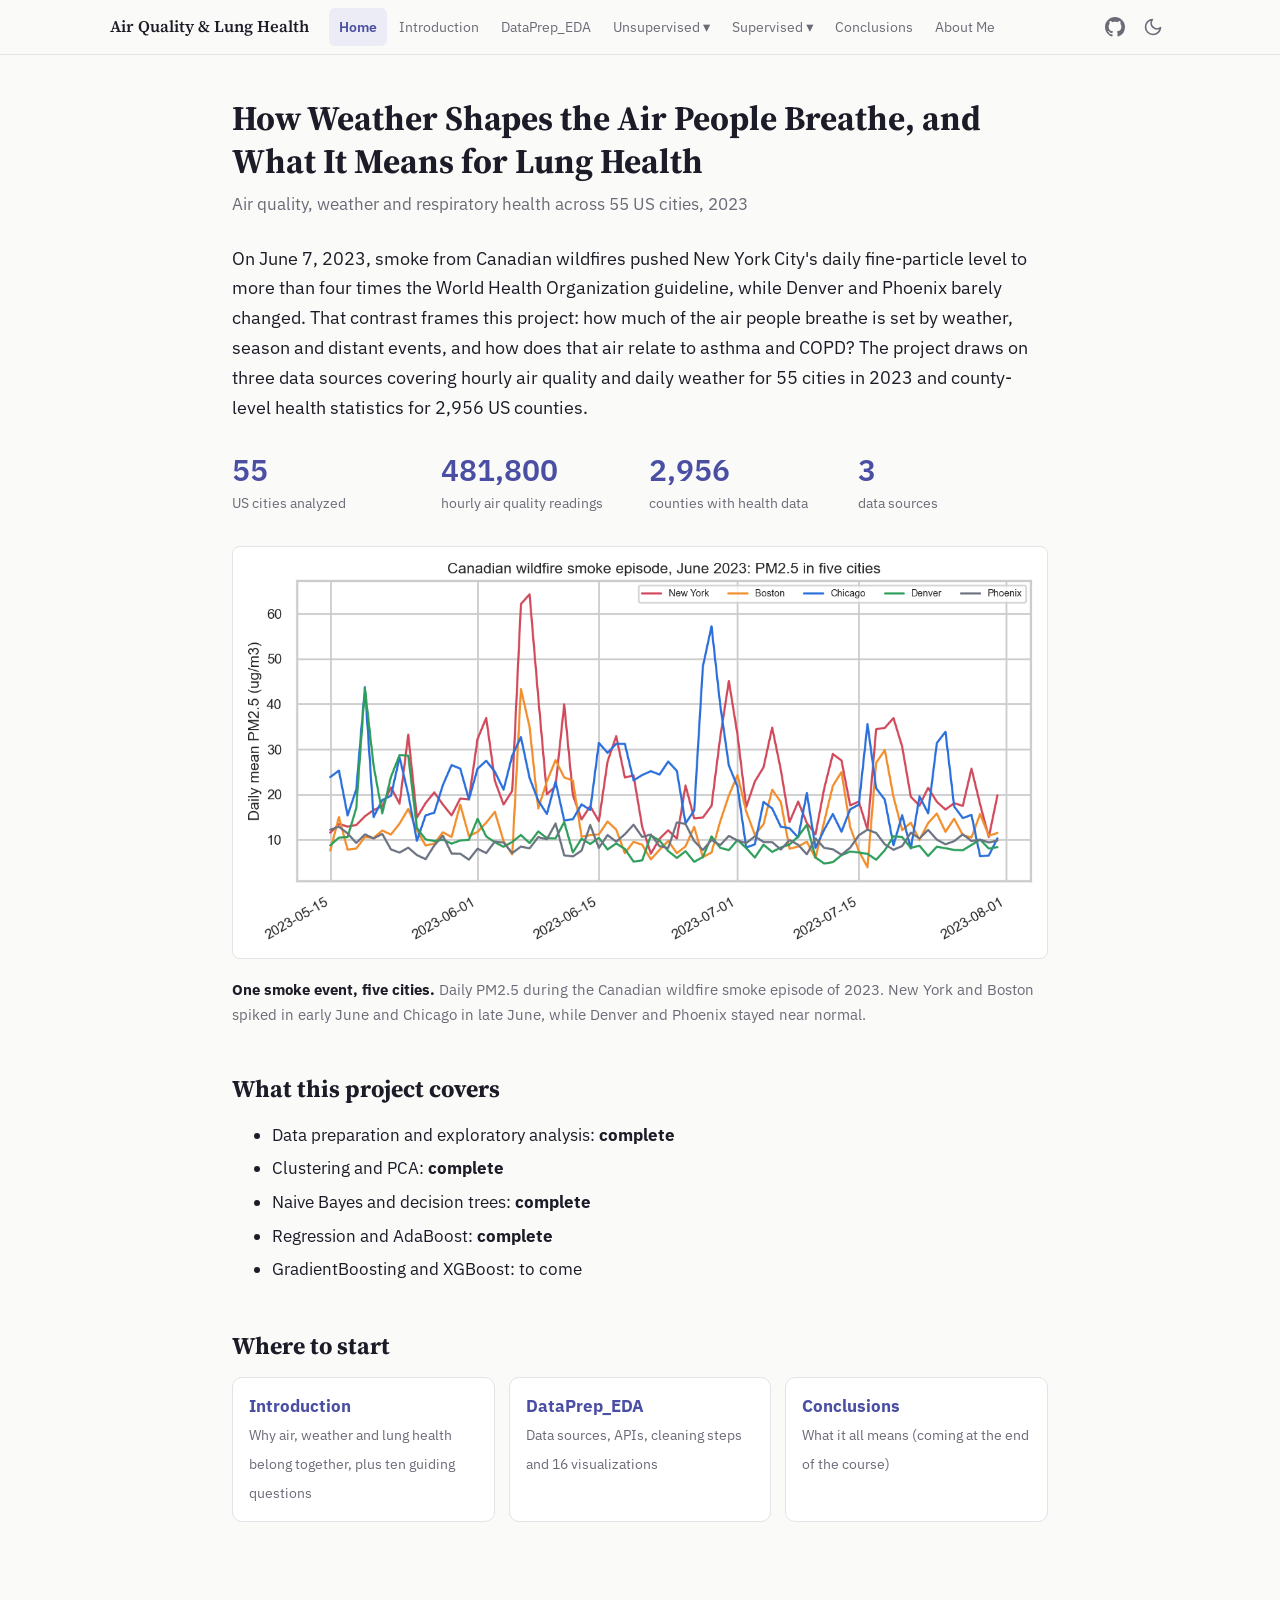
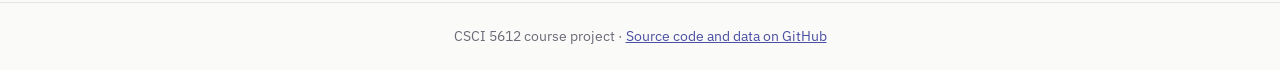
<file: index.html>
<!DOCTYPE html>
<html lang="en">
<head>
<meta charset="utf-8">
<meta name="viewport" content="width=device-width, initial-scale=1">
<title>Home | Air Quality, Weather and Respiratory Health</title>
<link rel="preconnect" href="https://fonts.googleapis.com">
<link href="https://fonts.googleapis.com/css2?family=IBM+Plex+Sans:wght@400;500;600&family=Source+Serif+4:wght@500;600&display=swap" rel="stylesheet">
<script>(function(){try{var t=localStorage.getItem('theme');if(t)document.documentElement.setAttribute('data-theme',t);}catch(e){}})();</script>
<link rel="stylesheet" href="style.css">
</head>
<body>
<nav class="top"><div class="in">
<a class="brand" href="index.html">Air Quality &amp; Lung Health</a>
<ul><li><a href="index.html" class=active>Home</a></li><li><a href="introduction.html">Introduction</a></li><li><a href="dataprep_eda.html">DataPrep_EDA</a></li><li class="has-dd"><button class="" aria-haspopup="true">Unsupervised &#9662;</button><div class="dd"><a href="clustering.html">Clustering</a><a href="pca.html">PCA</a></div></li><li class="has-dd"><button class="" aria-haspopup="true">Supervised &#9662;</button><div class="dd"><a href="naivebayes.html">NaiveBayes</a><a href="dectrees.html">DecTrees</a><a href="regression.html">Regression</a><a href="adaboost.html">AdaBoost</a><a href="gradientboosting.html">GradientBoosting</a><a href="xgboost.html">XGBoost</a></div></li><li><a href="conclusions.html">Conclusions</a></li><li><a href="about.html">About Me</a></li></ul>
<div class="tools"><a href="https://github.com/himanshumjain15/Air_quality_index_project" aria-label="GitHub repository"><svg width="20" height="20" viewBox="0 0 16 16" fill="currentColor"><path d="M8 0C3.58 0 0 3.58 0 8c0 3.54 2.29 6.53 5.47 7.59.4.07.55-.17.55-.38 0-.19-.01-.82-.01-1.49-2.01.37-2.53-.49-2.69-.94-.09-.23-.48-.94-.82-1.13-.28-.15-.68-.52-.01-.53.63-.01 1.08.58 1.23.82.72 1.21 1.87.87 2.33.66.07-.52.28-.87.51-1.07-1.78-.2-3.64-.89-3.64-3.95 0-.87.31-1.59.82-2.15-.08-.2-.36-1.02.08-2.12 0 0 .67-.21 2.2.82.64-.18 1.32-.27 2-.27.68 0 1.36.09 2 .27 1.53-1.04 2.2-.82 2.2-.82.44 1.1.16 1.92.08 2.12.51.56.82 1.27.82 2.15 0 3.07-1.87 3.75-3.65 3.95.29.25.54.73.54 1.48 0 1.07-.01 1.93-.01 2.2 0 .21.15.46.55.38A8.01 8.01 0 0016 8c0-4.42-3.58-8-8-8z"/></svg></a>
<button id="theme" aria-label="Toggle dark mode"><svg width="20" height="20" viewBox="0 0 24 24" fill="none" stroke="currentColor" stroke-width="2" stroke-linecap="round" stroke-linejoin="round"><path d="M21 12.8A9 9 0 1111.2 3a7 7 0 009.8 9.8z"/></svg></button></div>
</div></nav>
<main>

<h1>How Weather Shapes the Air People Breathe, and What It Means for Lung Health</h1>
<p class="sub">Air quality, weather and respiratory health across 55 US cities, 2023</p>
<p class="lead">On June 7, 2023, smoke from Canadian wildfires pushed New York City's daily fine-particle level to more than four times the World Health Organization guideline, while Denver and Phoenix barely changed. That contrast frames this project: how much of the air people breathe is set by weather, season and distant events, and how does that air relate to asthma and COPD? The project draws on three data sources covering hourly air quality and daily weather for 55 cities in 2023 and county-level health statistics for 2,956 US counties.</p>
<div class="stats">
<div><b>55</b><span>US cities analyzed</span></div>
<div><b>481,800</b><span>hourly air quality readings</span></div>
<div><b>2,956</b><span>counties with health data</span></div>
<div><b>3</b><span>data sources</span></div>
</div>
<figure><a href="images/eda_08_wildfire_episode.png"><img src="images/eda_08_wildfire_episode.png" alt="One smoke event, five cities"></a><figcaption><b>One smoke event, five cities.</b> Daily PM2.5 during the Canadian wildfire smoke episode of 2023. New York and Boston spiked in early June and Chicago in late June, while Denver and Phoenix stayed near normal.</figcaption></figure>
<h2>What this project covers</h2>
<ul class="cover">
<li>Data preparation and exploratory analysis: <b>complete</b></li>
<li>Clustering and PCA: <b>complete</b></li>
<li>Naive Bayes and decision trees: <b>complete</b></li>
<li>Regression and AdaBoost: <b>complete</b></li>
<li>GradientBoosting and XGBoost: to come</li>
</ul>
<h2>Where to start</h2>
<div class="start">
<a href="introduction.html"><b>Introduction</b><span>Why air, weather and lung health belong together, plus ten guiding questions</span></a>
<a href="dataprep_eda.html"><b>DataPrep_EDA</b><span>Data sources, APIs, cleaning steps and 16 visualizations</span></a>
<a href="conclusions.html"><b>Conclusions</b><span>What it all means (coming at the end of the course)</span></a>
</div>

</main>
<footer>CSCI 5612 course project &middot; <a href="https://github.com/himanshumjain15/Air_quality_index_project">Source code and data on GitHub</a></footer>
<script>
document.getElementById('theme').addEventListener('click',function(){
var d=document.documentElement,n=d.getAttribute('data-theme')==='dark'?'light':'dark';
d.setAttribute('data-theme',n);try{localStorage.setItem('theme',n)}catch(e){}});
document.querySelectorAll('nav.top li.has-dd>button').forEach(function(b){
b.addEventListener('click',function(){b.parentElement.classList.toggle('open')})});
</script>
</body>
</html>
</file>
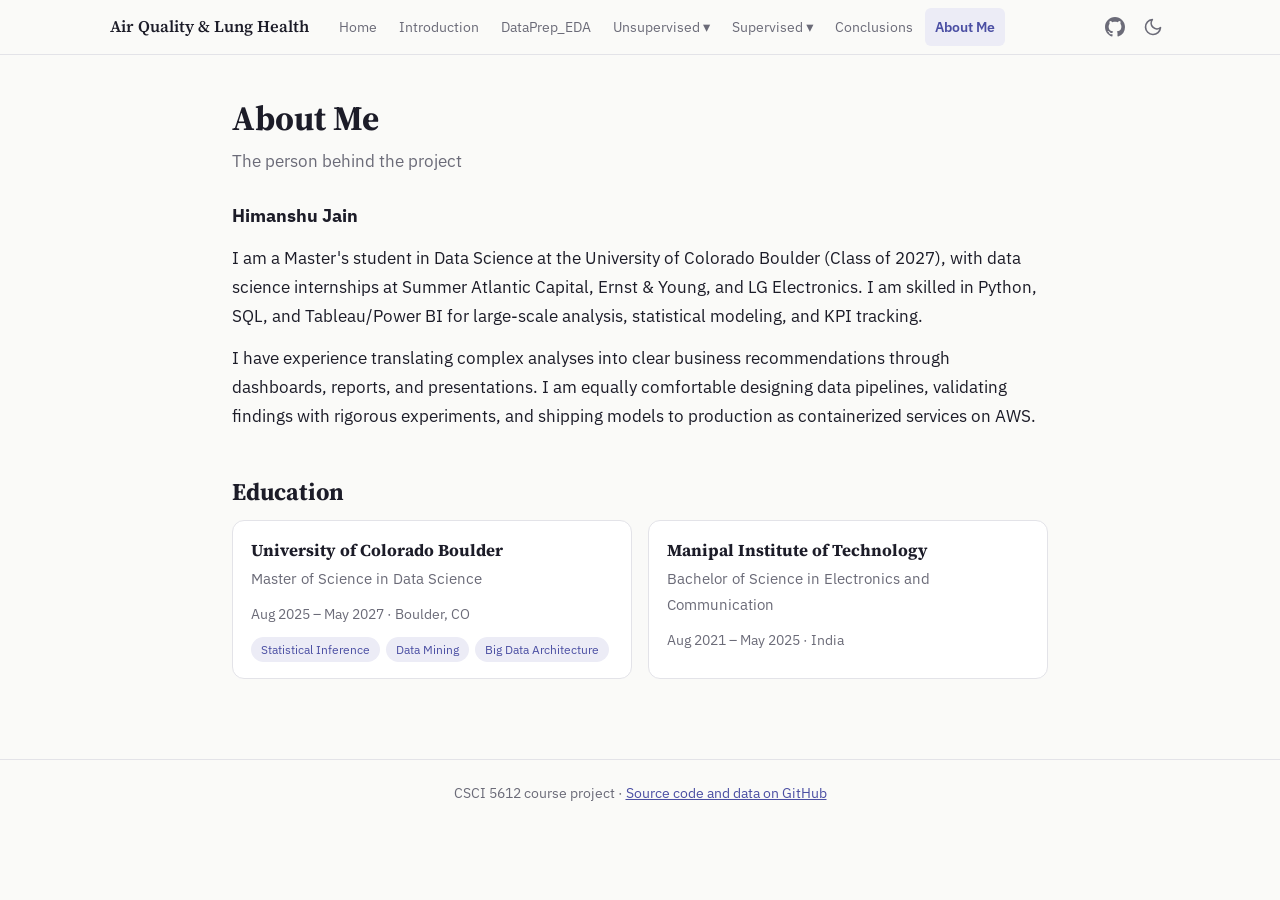
<file: about.html>
<!DOCTYPE html>
<html lang="en">
<head>
<meta charset="utf-8">
<meta name="viewport" content="width=device-width, initial-scale=1">
<title>About Me | Air Quality, Weather and Respiratory Health</title>
<link rel="preconnect" href="https://fonts.googleapis.com">
<link href="https://fonts.googleapis.com/css2?family=IBM+Plex+Sans:wght@400;500;600&family=Source+Serif+4:wght@500;600&display=swap" rel="stylesheet">
<script>(function(){try{var t=localStorage.getItem('theme');if(t)document.documentElement.setAttribute('data-theme',t);}catch(e){}})();</script>
<link rel="stylesheet" href="style.css">
</head>
<body>
<nav class="top"><div class="in">
<a class="brand" href="index.html">Air Quality &amp; Lung Health</a>
<ul><li><a href="index.html">Home</a></li><li><a href="introduction.html">Introduction</a></li><li><a href="dataprep_eda.html">DataPrep_EDA</a></li><li class="has-dd"><button class="" aria-haspopup="true">Unsupervised &#9662;</button><div class="dd"><a href="clustering.html">Clustering</a><a href="pca.html">PCA</a></div></li><li class="has-dd"><button class="" aria-haspopup="true">Supervised &#9662;</button><div class="dd"><a href="naivebayes.html">NaiveBayes</a><a href="dectrees.html">DecTrees</a><a href="regression.html">Regression</a><a href="adaboost.html">AdaBoost</a><a href="gradientboosting.html">GradientBoosting</a><a href="xgboost.html">XGBoost</a></div></li><li><a href="conclusions.html">Conclusions</a></li><li><a href="about.html" class=active>About Me</a></li></ul>
<div class="tools"><a href="https://github.com/himanshumjain15/Air_quality_index_project" aria-label="GitHub repository"><svg width="20" height="20" viewBox="0 0 16 16" fill="currentColor"><path d="M8 0C3.58 0 0 3.58 0 8c0 3.54 2.29 6.53 5.47 7.59.4.07.55-.17.55-.38 0-.19-.01-.82-.01-1.49-2.01.37-2.53-.49-2.69-.94-.09-.23-.48-.94-.82-1.13-.28-.15-.68-.52-.01-.53.63-.01 1.08.58 1.23.82.72 1.21 1.87.87 2.33.66.07-.52.28-.87.51-1.07-1.78-.2-3.64-.89-3.64-3.95 0-.87.31-1.59.82-2.15-.08-.2-.36-1.02.08-2.12 0 0 .67-.21 2.2.82.64-.18 1.32-.27 2-.27.68 0 1.36.09 2 .27 1.53-1.04 2.2-.82 2.2-.82.44 1.1.16 1.92.08 2.12.51.56.82 1.27.82 2.15 0 3.07-1.87 3.75-3.65 3.95.29.25.54.73.54 1.48 0 1.07-.01 1.93-.01 2.2 0 .21.15.46.55.38A8.01 8.01 0 0016 8c0-4.42-3.58-8-8-8z"/></svg></a>
<button id="theme" aria-label="Toggle dark mode"><svg width="20" height="20" viewBox="0 0 24 24" fill="none" stroke="currentColor" stroke-width="2" stroke-linecap="round" stroke-linejoin="round"><path d="M21 12.8A9 9 0 1111.2 3a7 7 0 009.8 9.8z"/></svg></button></div>
</div></nav>
<main>

<h1>About Me</h1>
<p class="sub">The person behind the project</p>
<p class="lead"><b>Himanshu Jain</b></p>
<p>I am a Master's student in Data Science at the University of Colorado Boulder (Class of 2027), with data science internships at Summer Atlantic Capital, Ernst &amp; Young, and LG Electronics. I am skilled in Python, SQL, and Tableau/Power BI for large-scale analysis, statistical modeling, and KPI tracking.</p>
<p>I have experience translating complex analyses into clear business recommendations through dashboards, reports, and presentations. I am equally comfortable designing data pipelines, validating findings with rigorous experiments, and shipping models to production as containerized services on AWS.</p>
<h2>Education</h2>
<div class="cards">
<div class="card"><b>University of Colorado Boulder</b><span>Master of Science in Data Science</span>
<small>Aug 2025 &ndash; May 2027 &middot; Boulder, CO</small>
<p class="tags"><em>Statistical Inference</em><em>Data Mining</em><em>Big Data Architecture</em></p></div>
<div class="card"><b>Manipal Institute of Technology</b><span>Bachelor of Science in Electronics and Communication</span>
<small>Aug 2021 &ndash; May 2025 &middot; India</small></div>
</div>

</main>
<footer>CSCI 5612 course project &middot; <a href="https://github.com/himanshumjain15/Air_quality_index_project">Source code and data on GitHub</a></footer>
<script>
document.getElementById('theme').addEventListener('click',function(){
var d=document.documentElement,n=d.getAttribute('data-theme')==='dark'?'light':'dark';
d.setAttribute('data-theme',n);try{localStorage.setItem('theme',n)}catch(e){}});
document.querySelectorAll('nav.top li.has-dd>button').forEach(function(b){
b.addEventListener('click',function(){b.parentElement.classList.toggle('open')})});
</script>
</body>
</html>
</file>
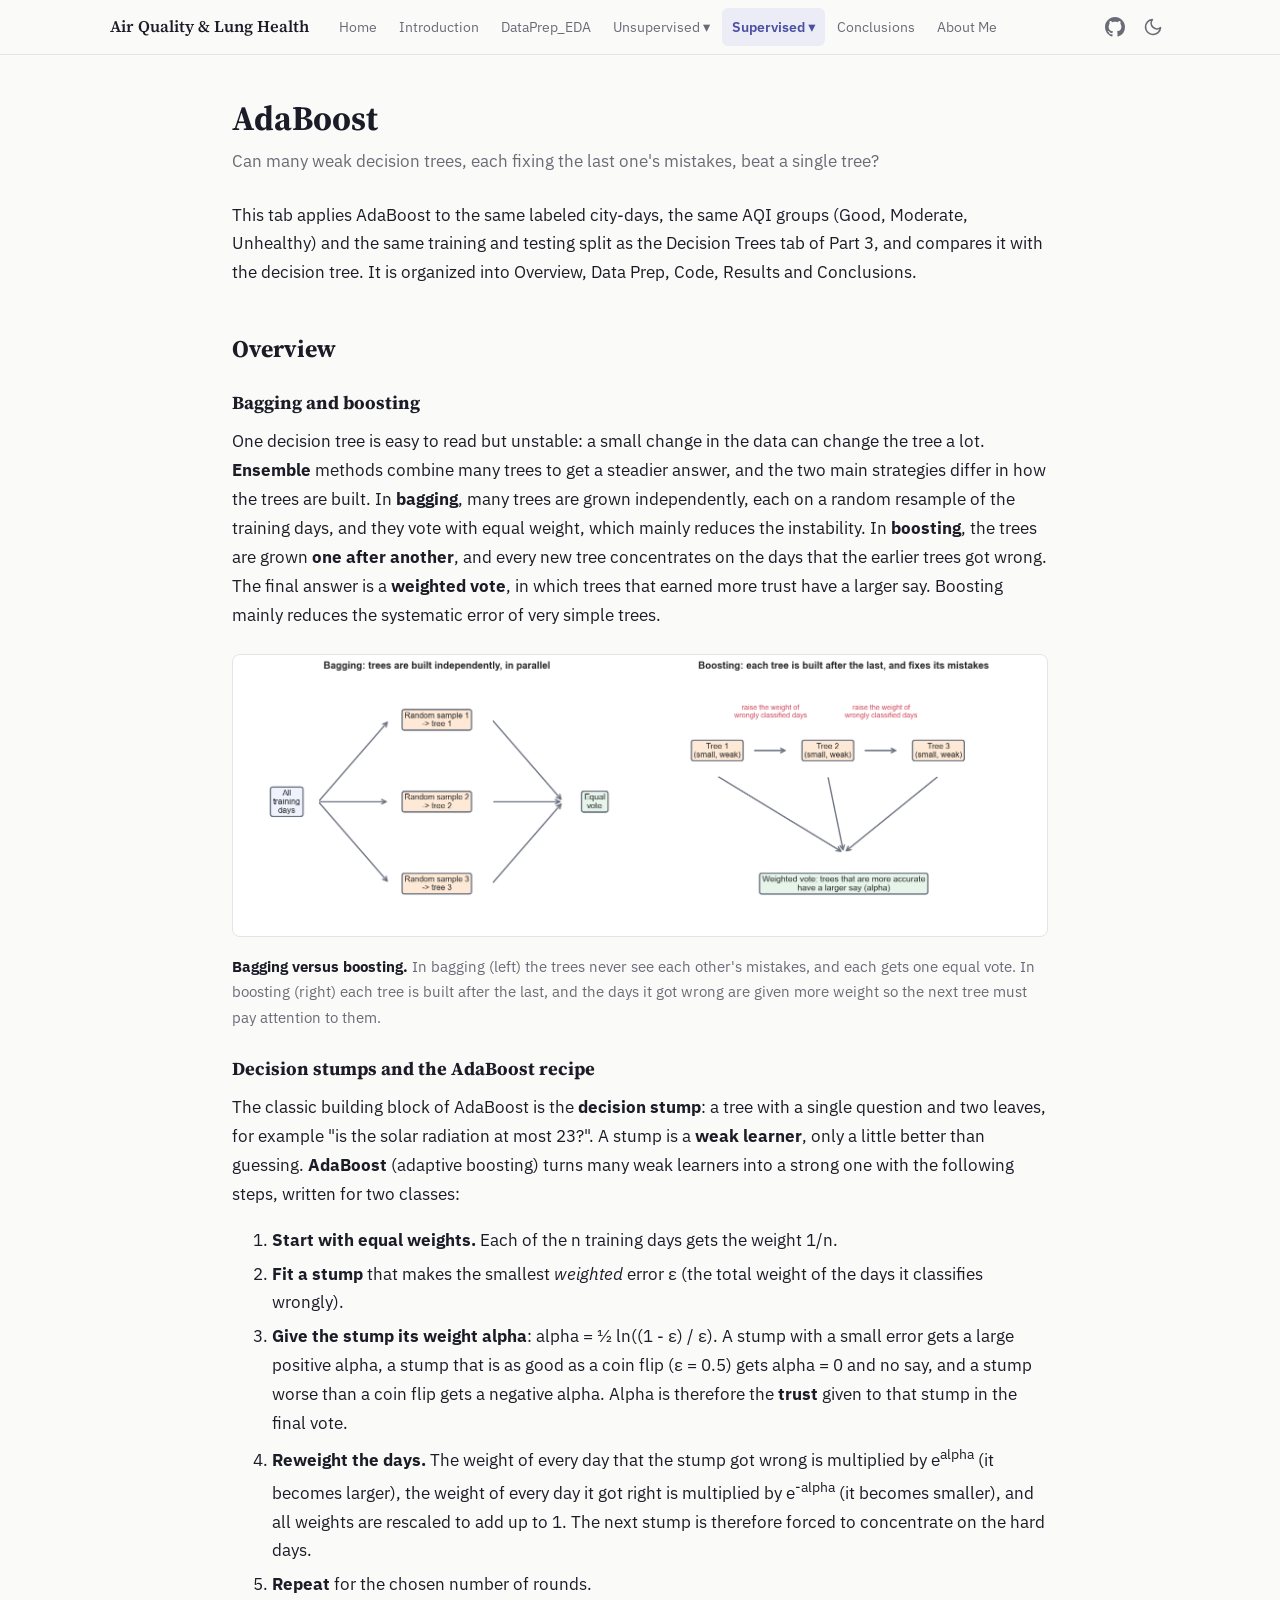
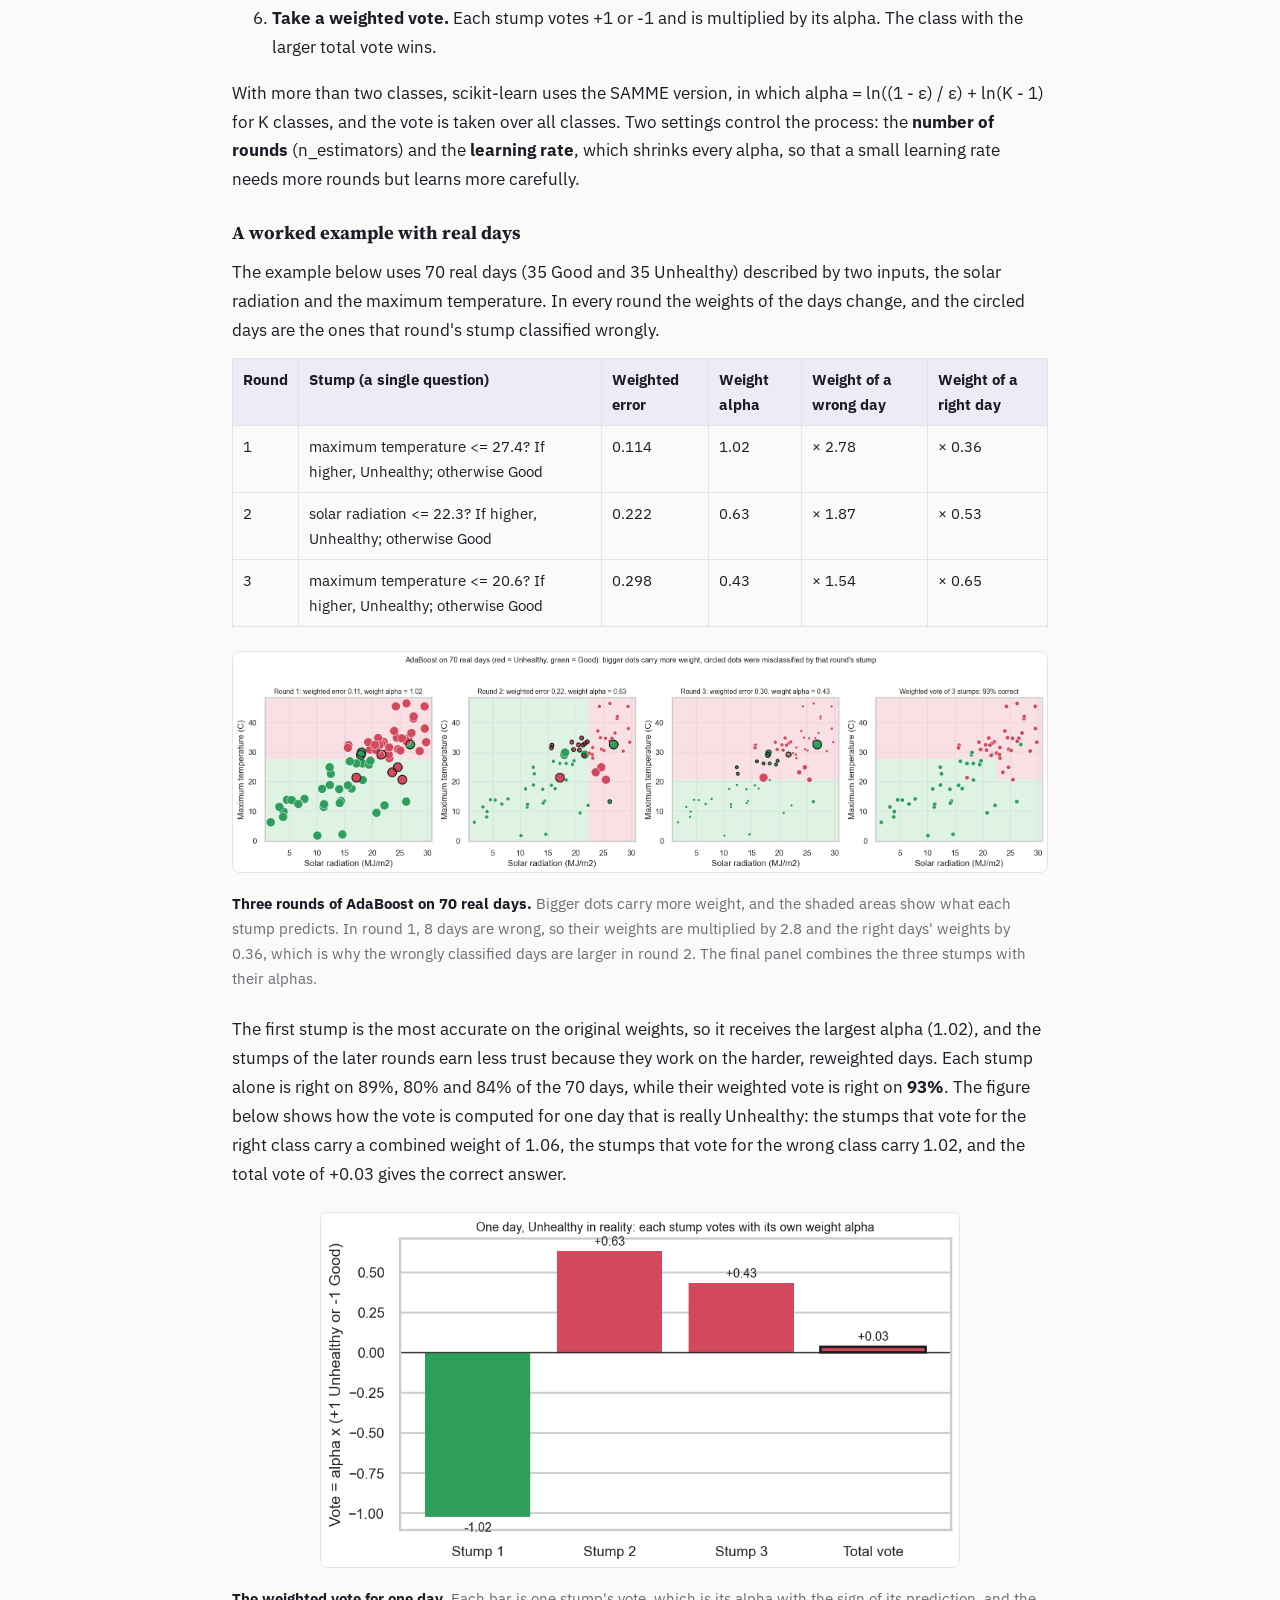
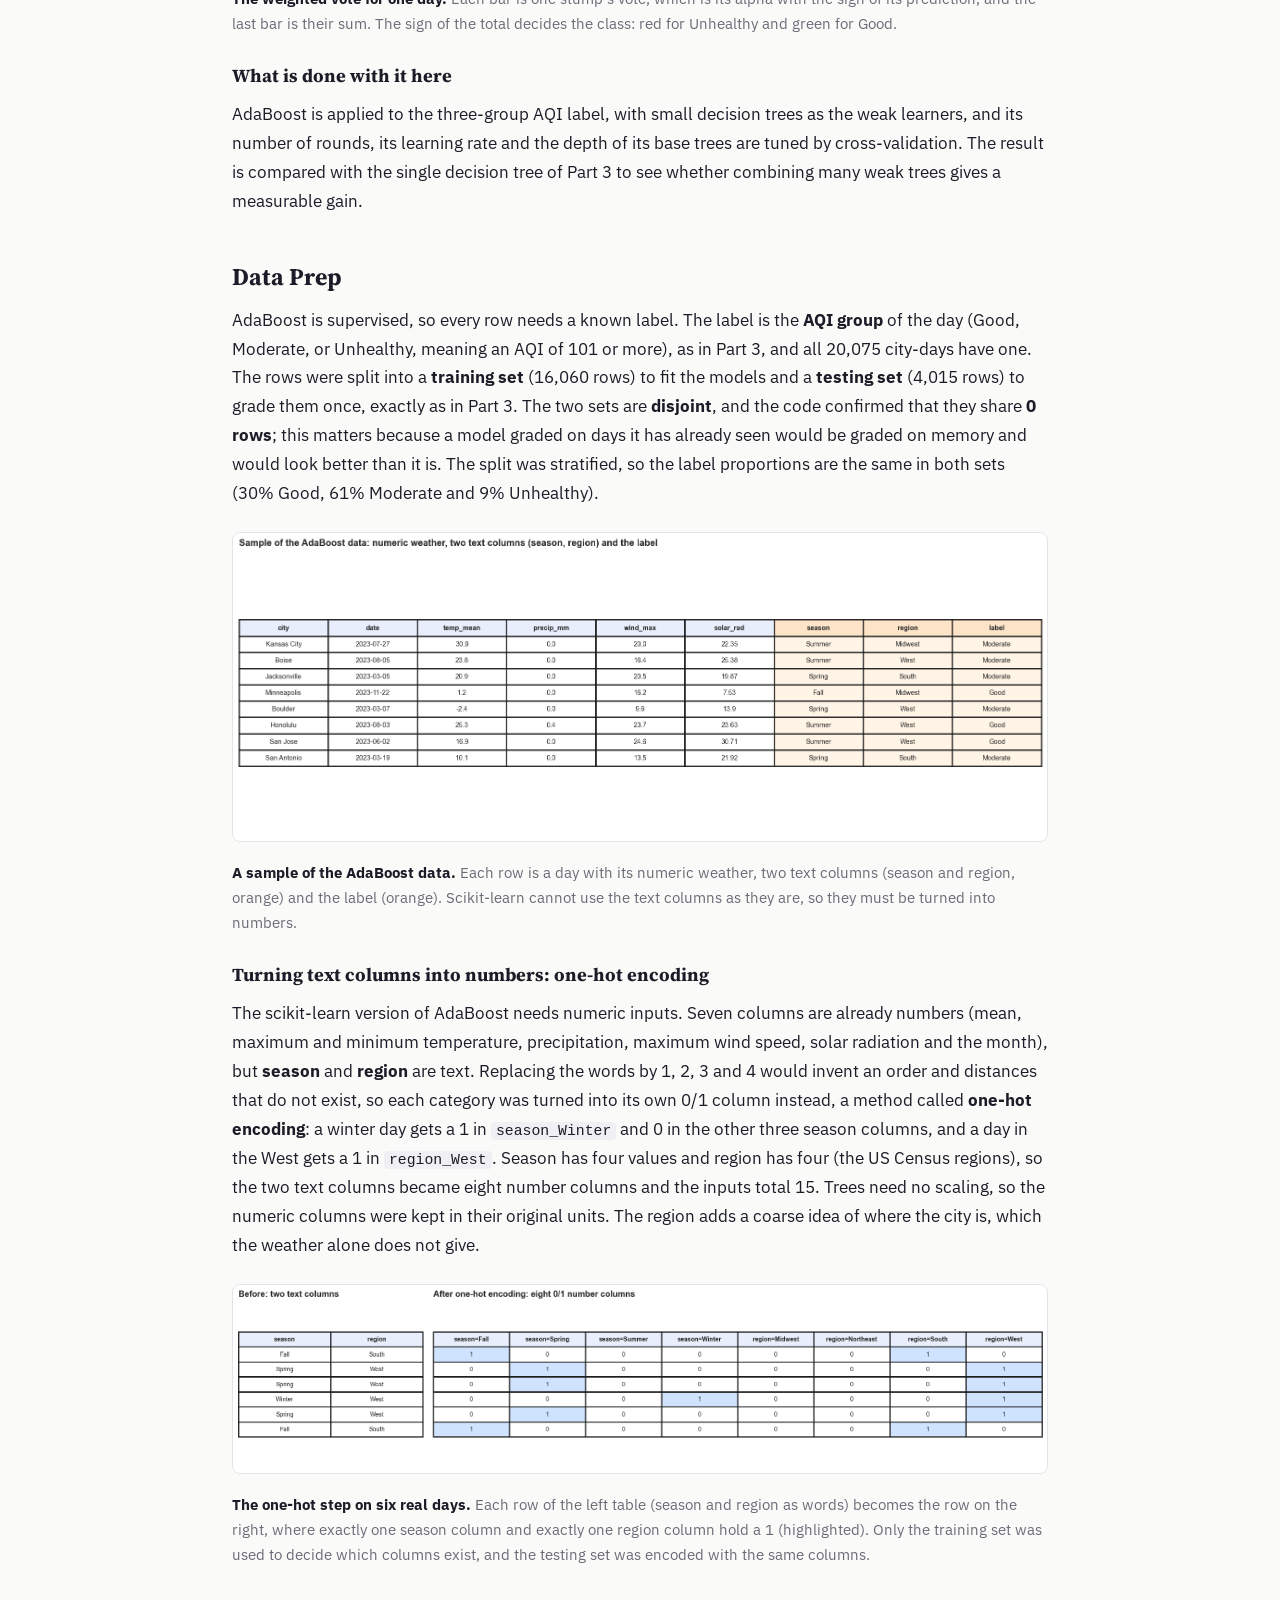
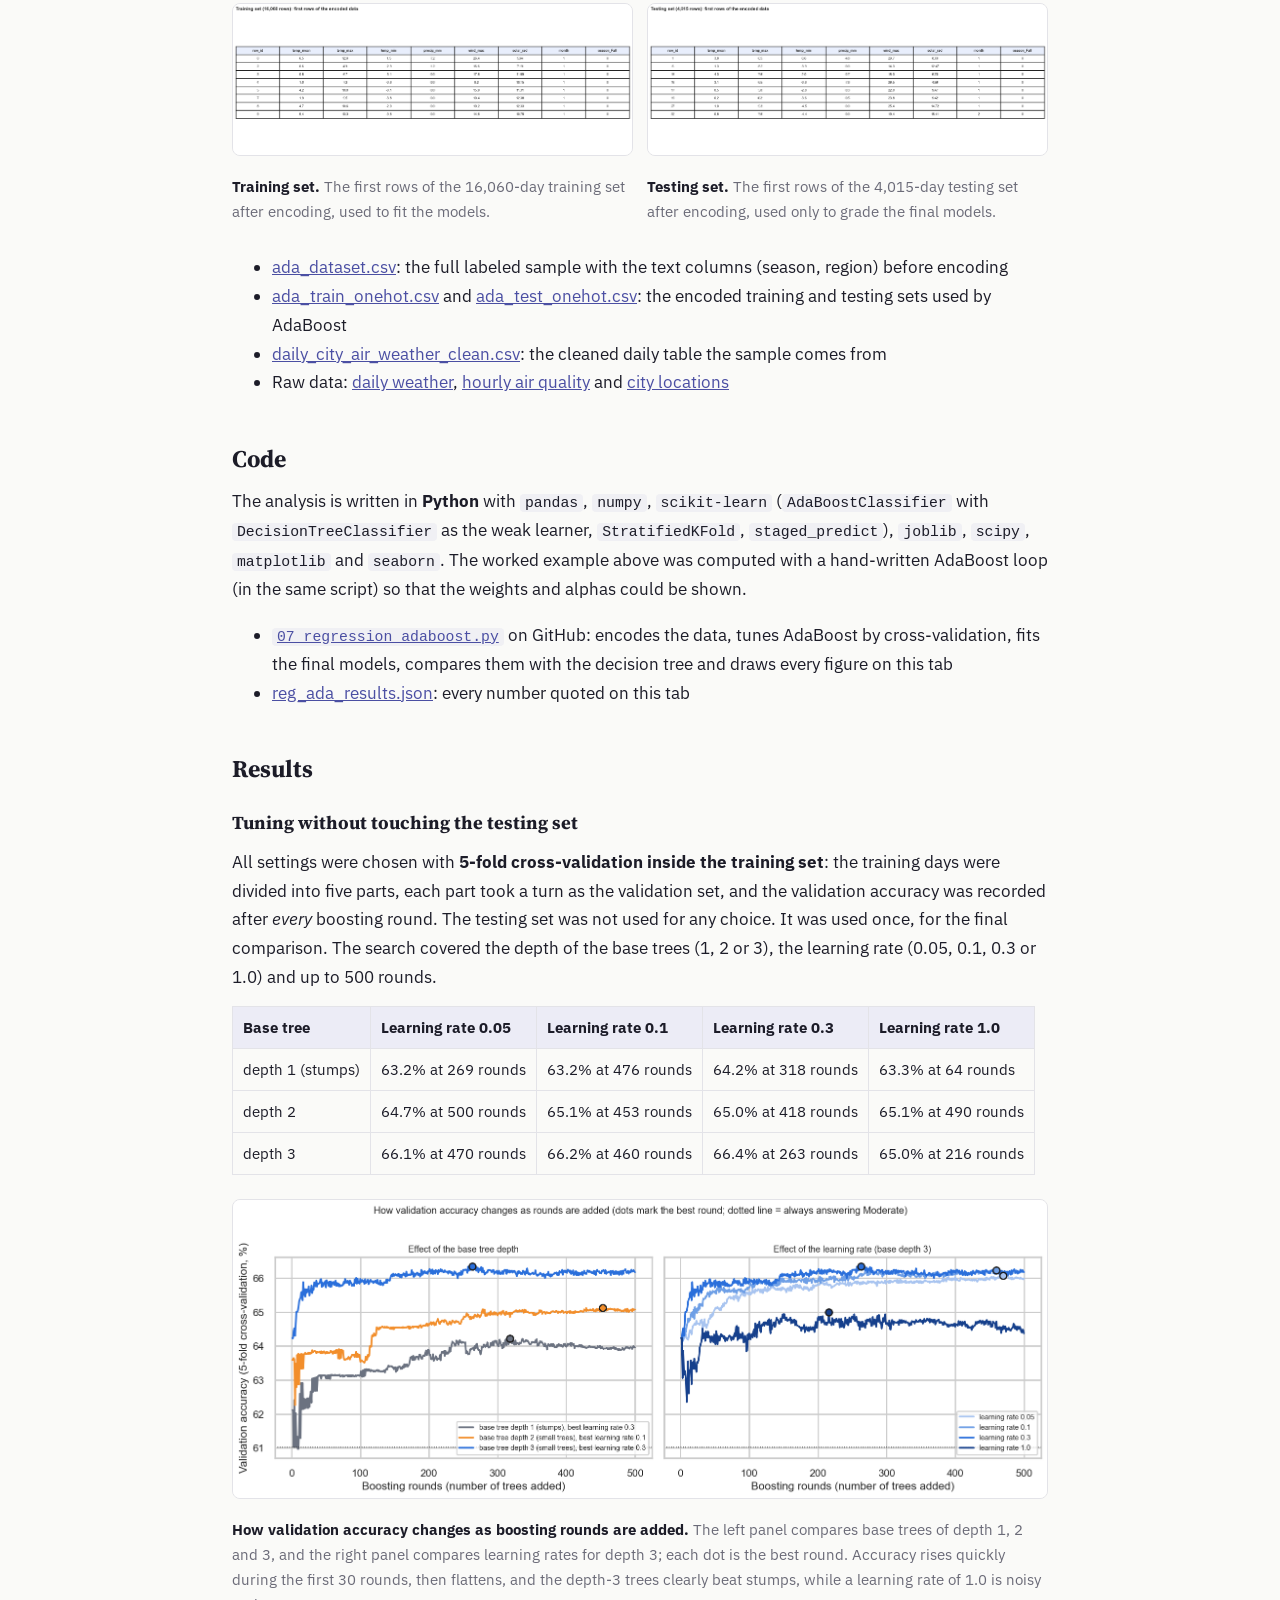
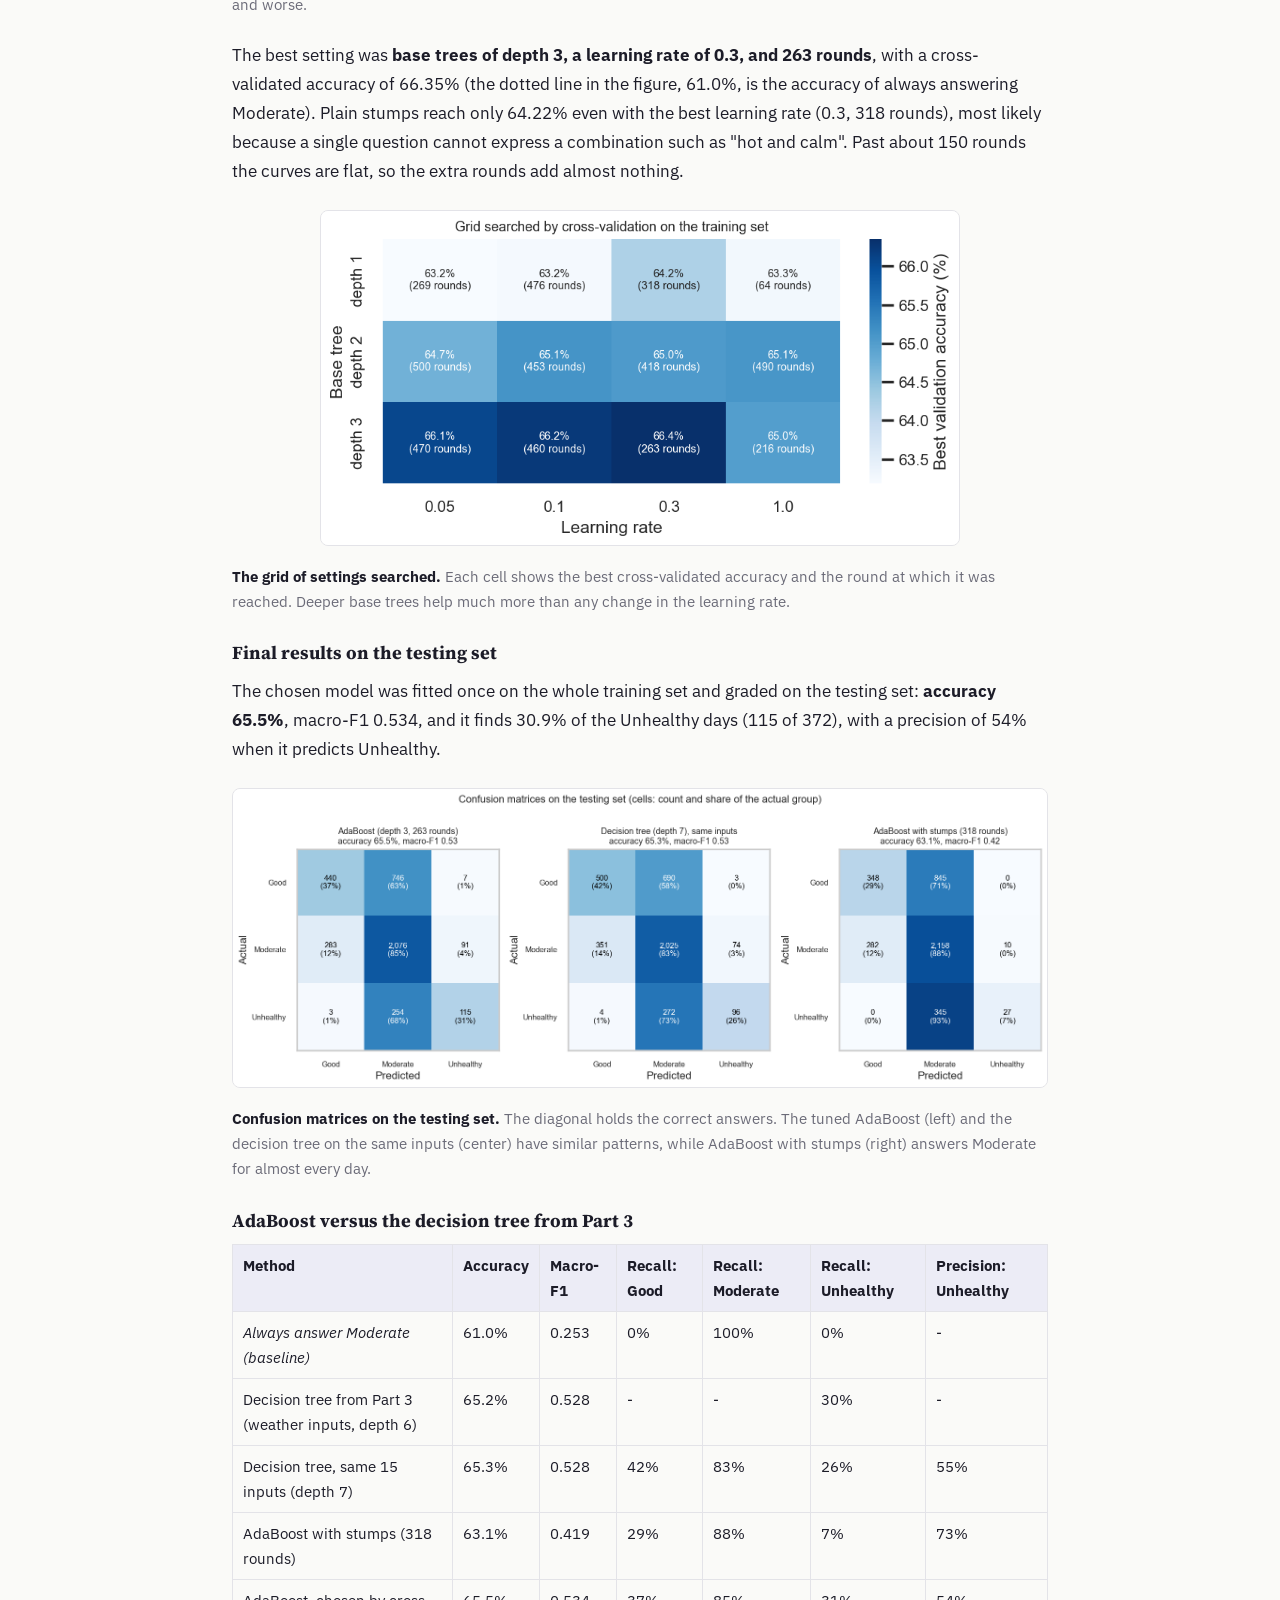
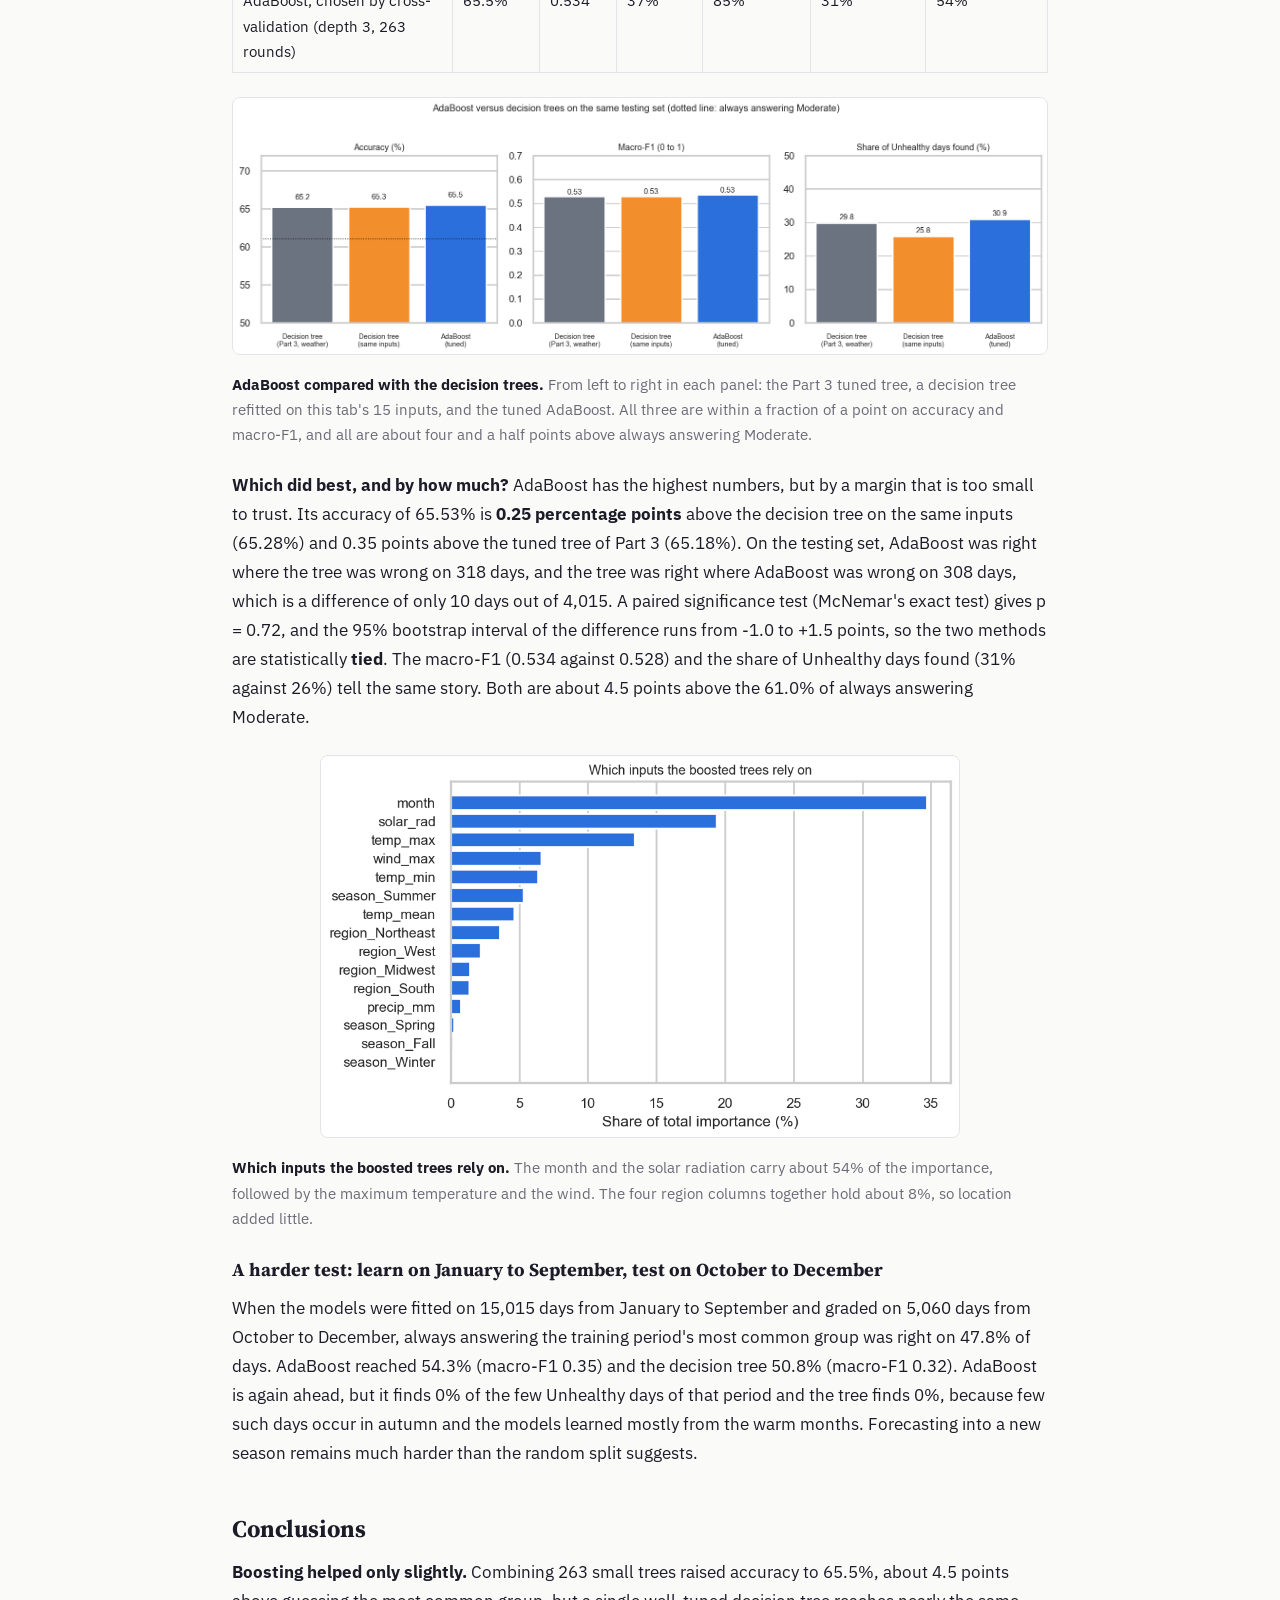
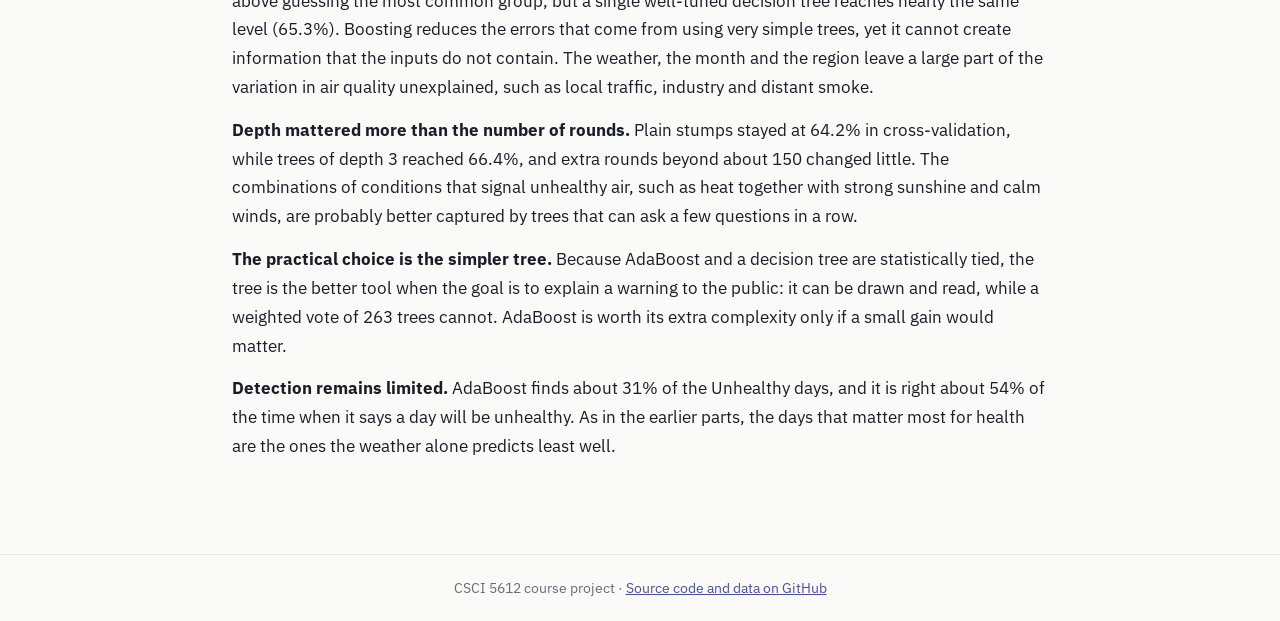
<file: adaboost.html>
<!DOCTYPE html>
<html lang="en">
<head>
<meta charset="utf-8">
<meta name="viewport" content="width=device-width, initial-scale=1">
<title>AdaBoost | Air Quality, Weather and Respiratory Health</title>
<link rel="preconnect" href="https://fonts.googleapis.com">
<link href="https://fonts.googleapis.com/css2?family=IBM+Plex+Sans:wght@400;500;600&family=Source+Serif+4:wght@500;600&display=swap" rel="stylesheet">
<script>(function(){try{var t=localStorage.getItem('theme');if(t)document.documentElement.setAttribute('data-theme',t);}catch(e){}})();</script>
<link rel="stylesheet" href="style.css">
</head>
<body>
<nav class="top"><div class="in">
<a class="brand" href="index.html">Air Quality &amp; Lung Health</a>
<ul><li><a href="index.html">Home</a></li><li><a href="introduction.html">Introduction</a></li><li><a href="dataprep_eda.html">DataPrep_EDA</a></li><li class="has-dd"><button class="" aria-haspopup="true">Unsupervised &#9662;</button><div class="dd"><a href="clustering.html">Clustering</a><a href="pca.html">PCA</a></div></li><li class="has-dd"><button class="active" aria-haspopup="true">Supervised &#9662;</button><div class="dd"><a href="naivebayes.html">NaiveBayes</a><a href="dectrees.html">DecTrees</a><a href="regression.html">Regression</a><a href="adaboost.html" class=active>AdaBoost</a><a href="gradientboosting.html">GradientBoosting</a><a href="xgboost.html">XGBoost</a></div></li><li><a href="conclusions.html">Conclusions</a></li><li><a href="about.html">About Me</a></li></ul>
<div class="tools"><a href="https://github.com/himanshumjain15/Air_quality_index_project" aria-label="GitHub repository"><svg width="20" height="20" viewBox="0 0 16 16" fill="currentColor"><path d="M8 0C3.58 0 0 3.58 0 8c0 3.54 2.29 6.53 5.47 7.59.4.07.55-.17.55-.38 0-.19-.01-.82-.01-1.49-2.01.37-2.53-.49-2.69-.94-.09-.23-.48-.94-.82-1.13-.28-.15-.68-.52-.01-.53.63-.01 1.08.58 1.23.82.72 1.21 1.87.87 2.33.66.07-.52.28-.87.51-1.07-1.78-.2-3.64-.89-3.64-3.95 0-.87.31-1.59.82-2.15-.08-.2-.36-1.02.08-2.12 0 0 .67-.21 2.2.82.64-.18 1.32-.27 2-.27.68 0 1.36.09 2 .27 1.53-1.04 2.2-.82 2.2-.82.44 1.1.16 1.92.08 2.12.51.56.82 1.27.82 2.15 0 3.07-1.87 3.75-3.65 3.95.29.25.54.73.54 1.48 0 1.07-.01 1.93-.01 2.2 0 .21.15.46.55.38A8.01 8.01 0 0016 8c0-4.42-3.58-8-8-8z"/></svg></a>
<button id="theme" aria-label="Toggle dark mode"><svg width="20" height="20" viewBox="0 0 24 24" fill="none" stroke="currentColor" stroke-width="2" stroke-linecap="round" stroke-linejoin="round"><path d="M21 12.8A9 9 0 1111.2 3a7 7 0 009.8 9.8z"/></svg></button></div>
</div></nav>
<main>

<h1>AdaBoost</h1>
<p class="sub">Can many weak decision trees, each fixing the last one's mistakes, beat a single tree?</p>
<p>This tab applies AdaBoost to the same labeled city-days, the same AQI groups (Good, Moderate, Unhealthy) and the same training and testing split as the Decision Trees tab of Part 3, and compares it with the decision tree. It is organized into Overview, Data Prep, Code, Results and Conclusions.</p>

<section>
<h2>Overview</h2>
<h3>Bagging and boosting</h3>
<p>One decision tree is easy to read but unstable: a small change in the data can change the tree a lot. <b>Ensemble</b> methods combine many trees to get a steadier answer, and the two main strategies differ in how the trees are built. In <b>bagging</b>, many trees are grown independently, each on a random resample of the training days, and they vote with equal weight, which mainly reduces the instability. In <b>boosting</b>, the trees are grown <b>one after another</b>, and every new tree concentrates on the days that the earlier trees got wrong. The final answer is a <b>weighted vote</b>, in which trees that earned more trust have a larger say. Boosting mainly reduces the systematic error of very simple trees.</p>
<figure><a href="images/ada_00a_bagging_vs_boosting.png"><img src="images/ada_00a_bagging_vs_boosting.png" alt="Bagging versus boosting"></a><figcaption><b>Bagging versus boosting.</b> In bagging (left) the trees never see each other's mistakes, and each gets one equal vote. In boosting (right) each tree is built after the last, and the days it got wrong are given more weight so the next tree must pay attention to them.</figcaption></figure>
<h3>Decision stumps and the AdaBoost recipe</h3>
<p>The classic building block of AdaBoost is the <b>decision stump</b>: a tree with a single question and two leaves, for example "is the solar radiation at most 23?". A stump is a <b>weak learner</b>, only a little better than guessing. <b>AdaBoost</b> (adaptive boosting) turns many weak learners into a strong one with the following steps, written for two classes:</p>
<ol>
<li><b>Start with equal weights.</b> Each of the n training days gets the weight 1/n.</li>
<li><b>Fit a stump</b> that makes the smallest <i>weighted</i> error &epsilon; (the total weight of the days it classifies wrongly).</li>
<li><b>Give the stump its weight alpha</b>: alpha = &frac12; ln((1 - &epsilon;) / &epsilon;). A stump with a small error gets a large positive alpha, a stump that is as good as a coin flip (&epsilon; = 0.5) gets alpha = 0 and no say, and a stump worse than a coin flip gets a negative alpha. Alpha is therefore the <b>trust</b> given to that stump in the final vote.</li>
<li><b>Reweight the days.</b> The weight of every day that the stump got wrong is multiplied by e<sup>alpha</sup> (it becomes larger), the weight of every day it got right is multiplied by e<sup>-alpha</sup> (it becomes smaller), and all weights are rescaled to add up to 1. The next stump is therefore forced to concentrate on the hard days.</li>
<li><b>Repeat</b> for the chosen number of rounds.</li>
<li><b>Take a weighted vote.</b> Each stump votes +1 or -1 and is multiplied by its alpha. The class with the larger total vote wins.</li>
</ol>
<p>With more than two classes, scikit-learn uses the SAMME version, in which alpha = ln((1 - &epsilon;) / &epsilon;) + ln(K - 1) for K classes, and the vote is taken over all classes. Two settings control the process: the <b>number of rounds</b> (n_estimators) and the <b>learning rate</b>, which shrinks every alpha, so that a small learning rate needs more rounds but learns more carefully.</p>
<h3>A worked example with real days</h3>
<p>The example below uses 70 real days (35 Good and 35 Unhealthy) described by two inputs, the solar radiation and the maximum temperature. In every round the weights of the days change, and the circled days are the ones that round's stump classified wrongly.</p>
<table><tr><th>Round</th><th>Stump (a single question)</th><th>Weighted error</th><th>Weight alpha</th><th>Weight of a wrong day</th><th>Weight of a right day</th></tr><tr><td>1</td><td>maximum temperature <= 27.4? If higher, Unhealthy; otherwise Good</td><td>0.114</td><td>1.02</td><td>&times; 2.78</td><td>&times; 0.36</td></tr><tr><td>2</td><td>solar radiation <= 22.3? If higher, Unhealthy; otherwise Good</td><td>0.222</td><td>0.63</td><td>&times; 1.87</td><td>&times; 0.53</td></tr><tr><td>3</td><td>maximum temperature <= 20.6? If higher, Unhealthy; otherwise Good</td><td>0.298</td><td>0.43</td><td>&times; 1.54</td><td>&times; 0.65</td></tr></table>
<figure><a href="images/ada_00b_reweighting.png"><img src="images/ada_00b_reweighting.png" alt="Three rounds of AdaBoost on 70 real days"></a><figcaption><b>Three rounds of AdaBoost on 70 real days.</b> Bigger dots carry more weight, and the shaded areas show what each stump predicts. In round 1, 8 days are wrong, so their weights are multiplied by 2.8 and the right days' weights by 0.36, which is why the wrongly classified days are larger in round 2. The final panel combines the three stumps with their alphas.</figcaption></figure>
<p>The first stump is the most accurate on the original weights, so it receives the largest alpha (1.02), and the stumps of the later rounds earn less trust because they work on the harder, reweighted days. Each stump alone is right on 89%, 80% and 84% of the 70 days, while their weighted vote is right on <b>93%</b>. The figure below shows how the vote is computed for one day that is really Unhealthy: the stumps that vote for the right class carry a combined weight of 1.06, the stumps that vote for the wrong class carry 1.02, and the total vote of +0.03 gives the correct answer.</p>
<figure class="small"><a href="images/ada_00c_weighted_vote.png"><img src="images/ada_00c_weighted_vote.png" alt="The weighted vote for one day"></a><figcaption><b>The weighted vote for one day.</b> Each bar is one stump's vote, which is its alpha with the sign of its prediction, and the last bar is their sum. The sign of the total decides the class: red for Unhealthy and green for Good.</figcaption></figure>
<h3>What is done with it here</h3>
<p>AdaBoost is applied to the three-group AQI label, with small decision trees as the weak learners, and its number of rounds, its learning rate and the depth of its base trees are tuned by cross-validation. The result is compared with the single decision tree of Part 3 to see whether combining many weak trees gives a measurable gain.</p>
</section>

<section>
<h2>Data Prep</h2>
<p>AdaBoost is supervised, so every row needs a known label. The label is the <b>AQI group</b> of the day (Good, Moderate, or Unhealthy, meaning an AQI of 101 or more), as in Part 3, and all 20,075 city-days have one. The rows were split into a <b>training set</b> (16,060 rows) to fit the models and a <b>testing set</b> (4,015 rows) to grade them once, exactly as in Part 3. The two sets are <b>disjoint</b>, and the code confirmed that they share <b>0 rows</b>; this matters because a model graded on days it has already seen would be graded on memory and would look better than it is. The split was stratified, so the label proportions are the same in both sets (30% Good, 61% Moderate and 9% Unhealthy).</p>
<figure><a href="images/ada_01_data_sample.png"><img src="images/ada_01_data_sample.png" alt="A sample of the AdaBoost data"></a><figcaption><b>A sample of the AdaBoost data.</b> Each row is a day with its numeric weather, two text columns (season and region, orange) and the label (orange). Scikit-learn cannot use the text columns as they are, so they must be turned into numbers.</figcaption></figure>
<h3>Turning text columns into numbers: one-hot encoding</h3>
<p>The scikit-learn version of AdaBoost needs numeric inputs. Seven columns are already numbers (mean, maximum and minimum temperature, precipitation, maximum wind speed, solar radiation and the month), but <b>season</b> and <b>region</b> are text. Replacing the words by 1, 2, 3 and 4 would invent an order and distances that do not exist, so each category was turned into its own 0/1 column instead, a method called <b>one-hot encoding</b>: a winter day gets a 1 in <code>season_Winter</code> and 0 in the other three season columns, and a day in the West gets a 1 in <code>region_West</code>. Season has four values and region has four (the US Census regions), so the two text columns became eight number columns and the inputs total 15. Trees need no scaling, so the numeric columns were kept in their original units. The region adds a coarse idea of where the city is, which the weather alone does not give.</p>
<figure><a href="images/ada_02_onehot_step.png"><img src="images/ada_02_onehot_step.png" alt="The one-hot step on six real days"></a><figcaption><b>The one-hot step on six real days.</b> Each row of the left table (season and region as words) becomes the row on the right, where exactly one season column and exactly one region column hold a 1 (highlighted). Only the training set was used to decide which columns exist, and the testing set was encoded with the same columns.</figcaption></figure>
<div class="figrow">
<figure class="small"><a href="images/ada_03_train_sample.png"><img src="images/ada_03_train_sample.png" alt="Training set"></a><figcaption><b>Training set.</b> The first rows of the 16,060-day training set after encoding, used to fit the models.</figcaption></figure>
<figure class="small"><a href="images/ada_04_test_sample.png"><img src="images/ada_04_test_sample.png" alt="Testing set"></a><figcaption><b>Testing set.</b> The first rows of the 4,015-day testing set after encoding, used only to grade the final models.</figcaption></figure>
</div>
<ul>
<li><a href="data/clean/ada_dataset.csv">ada_dataset.csv</a>: the full labeled sample with the text columns (season, region) before encoding</li>
<li><a href="data/clean/ada_train_onehot.csv">ada_train_onehot.csv</a> and <a href="data/clean/ada_test_onehot.csv">ada_test_onehot.csv</a>: the encoded training and testing sets used by AdaBoost</li>
<li><a href="data/clean/daily_city_air_weather_clean.csv">daily_city_air_weather_clean.csv</a>: the cleaned daily table the sample comes from</li>
<li>Raw data: <a href="data/raw/openmeteo_weather_daily_raw.csv">daily weather</a>, <a href="data/raw/openmeteo_air_quality_hourly_raw.csv">hourly air quality</a> and <a href="data/raw/cities_reference.csv">city locations</a></li>
</ul>
</section>

<section>
<h2>Code</h2>
<p>The analysis is written in <b>Python</b> with <code>pandas</code>, <code>numpy</code>, <code>scikit-learn</code> (<code>AdaBoostClassifier</code> with <code>DecisionTreeClassifier</code> as the weak learner, <code>StratifiedKFold</code>, <code>staged_predict</code>), <code>joblib</code>, <code>scipy</code>, <code>matplotlib</code> and <code>seaborn</code>. The worked example above was computed with a hand-written AdaBoost loop (in the same script) so that the weights and alphas could be shown.</p>
<ul>
<li><a href="https://github.com/himanshumjain15/Air_quality_index_project/blob/main/code/07_regression_adaboost.py"><code>07_regression_adaboost.py</code></a> on GitHub: encodes the data, tunes AdaBoost by cross-validation, fits the final models, compares them with the decision tree and draws every figure on this tab</li>
<li><a href="data/clean/reg_ada_results.json">reg_ada_results.json</a>: every number quoted on this tab</li>
</ul>
</section>

<section>
<h2>Results</h2>
<h3>Tuning without touching the testing set</h3>
<p>All settings were chosen with <b>5-fold cross-validation inside the training set</b>: the training days were divided into five parts, each part took a turn as the validation set, and the validation accuracy was recorded after <i>every</i> boosting round. The testing set was not used for any choice. It was used once, for the final comparison. The search covered the depth of the base trees (1, 2 or 3), the learning rate (0.05, 0.1, 0.3 or 1.0) and up to 500 rounds.</p>
<table><tr><th>Base tree</th><th>Learning rate 0.05</th><th>Learning rate 0.1</th><th>Learning rate 0.3</th><th>Learning rate 1.0</th></tr><tr><td>depth 1 (stumps)</td><td>63.2% at 269 rounds</td><td>63.2% at 476 rounds</td><td>64.2% at 318 rounds</td><td>63.3% at 64 rounds</td></tr><tr><td>depth 2</td><td>64.7% at 500 rounds</td><td>65.1% at 453 rounds</td><td>65.0% at 418 rounds</td><td>65.1% at 490 rounds</td></tr><tr><td>depth 3</td><td>66.1% at 470 rounds</td><td>66.2% at 460 rounds</td><td>66.4% at 263 rounds</td><td>65.0% at 216 rounds</td></tr></table>
<figure><a href="images/ada_05_validation_curves.png"><img src="images/ada_05_validation_curves.png" alt="How validation accuracy changes as boosting rounds are added"></a><figcaption><b>How validation accuracy changes as boosting rounds are added.</b> The left panel compares base trees of depth 1, 2 and 3, and the right panel compares learning rates for depth 3; each dot is the best round. Accuracy rises quickly during the first 30 rounds, then flattens, and the depth-3 trees clearly beat stumps, while a learning rate of 1.0 is noisy and worse.</figcaption></figure>
<p>The best setting was <b>base trees of depth 3, a learning rate of 0.3, and 263 rounds</b>, with a cross-validated accuracy of 66.35% (the dotted line in the figure, 61.0%, is the accuracy of always answering Moderate). Plain stumps reach only 64.22% even with the best learning rate (0.3, 318 rounds), most likely because a single question cannot express a combination such as "hot and calm". Past about 150 rounds the curves are flat, so the extra rounds add almost nothing.</p>
<figure class="small"><a href="images/ada_06_grid.png"><img src="images/ada_06_grid.png" alt="The grid of settings searched"></a><figcaption><b>The grid of settings searched.</b> Each cell shows the best cross-validated accuracy and the round at which it was reached. Deeper base trees help much more than any change in the learning rate.</figcaption></figure>
<h3>Final results on the testing set</h3>
<p>The chosen model was fitted once on the whole training set and graded on the testing set: <b>accuracy 65.5%</b>, macro-F1 0.534, and it finds 30.9% of the Unhealthy days (115 of 372), with a precision of 54% when it predicts Unhealthy.</p>
<figure><a href="images/ada_07_confusion_matrices.png"><img src="images/ada_07_confusion_matrices.png" alt="Confusion matrices on the testing set"></a><figcaption><b>Confusion matrices on the testing set.</b> The diagonal holds the correct answers. The tuned AdaBoost (left) and the decision tree on the same inputs (center) have similar patterns, while AdaBoost with stumps (right) answers Moderate for almost every day.</figcaption></figure>
<h3>AdaBoost versus the decision tree from Part 3</h3>
<table><tr><th>Method</th><th>Accuracy</th><th>Macro-F1</th><th>Recall: Good</th><th>Recall: Moderate</th><th>Recall: Unhealthy</th><th>Precision: Unhealthy</th></tr><tr><td><i>Always answer Moderate (baseline)</i></td><td>61.0%</td><td>0.253</td><td>0%</td><td>100%</td><td>0%</td><td>-</td></tr><tr><td>Decision tree from Part 3 (weather inputs, depth 6)</td><td>65.2%</td><td>0.528</td><td>-</td><td>-</td><td>30%</td><td>-</td></tr><tr><td>Decision tree, same 15 inputs (depth 7)</td><td>65.3%</td><td>0.528</td><td>42%</td><td>83%</td><td>26%</td><td>55%</td></tr><tr><td>AdaBoost with stumps (318 rounds)</td><td>63.1%</td><td>0.419</td><td>29%</td><td>88%</td><td>7%</td><td>73%</td></tr><tr><td>AdaBoost, chosen by cross-validation (depth 3, 263 rounds)</td><td>65.5%</td><td>0.534</td><td>37%</td><td>85%</td><td>31%</td><td>54%</td></tr></table>
<figure><a href="images/ada_08_comparison.png"><img src="images/ada_08_comparison.png" alt="AdaBoost compared with the decision trees"></a><figcaption><b>AdaBoost compared with the decision trees.</b> From left to right in each panel: the Part 3 tuned tree, a decision tree refitted on this tab's 15 inputs, and the tuned AdaBoost. All three are within a fraction of a point on accuracy and macro-F1, and all are about four and a half points above always answering Moderate.</figcaption></figure>
<p><b>Which did best, and by how much?</b> AdaBoost has the highest numbers, but by a margin that is too small to trust. Its accuracy of 65.53% is <b>0.25 percentage points</b> above the decision tree on the same inputs (65.28%) and 0.35 points above the tuned tree of Part 3 (65.18%). On the testing set, AdaBoost was right where the tree was wrong on 318 days, and the tree was right where AdaBoost was wrong on 308 days, which is a difference of only 10 days out of 4,015. A paired significance test (McNemar's exact test) gives p = 0.72, and the 95% bootstrap interval of the difference runs from -1.0 to +1.5 points, so the two methods are statistically <b>tied</b>. The macro-F1 (0.534 against 0.528) and the share of Unhealthy days found (31% against 26%) tell the same story. Both are about 4.5 points above the 61.0% of always answering Moderate.</p>
<figure class="small"><a href="images/ada_09_importance.png"><img src="images/ada_09_importance.png" alt="Which inputs the boosted trees rely on"></a><figcaption><b>Which inputs the boosted trees rely on.</b> The month and the solar radiation carry about 54% of the importance, followed by the maximum temperature and the wind. The four region columns together hold about 8%, so location added little.</figcaption></figure>
<h3>A harder test: learn on January to September, test on October to December</h3>
<p>When the models were fitted on 15,015 days from January to September and graded on 5,060 days from October to December, always answering the training period's most common group was right on 47.8% of days. AdaBoost reached 54.3% (macro-F1 0.35) and the decision tree 50.8% (macro-F1 0.32). AdaBoost is again ahead, but it finds 0% of the few Unhealthy days of that period and the tree finds 0%, because few such days occur in autumn and the models learned mostly from the warm months. Forecasting into a new season remains much harder than the random split suggests.</p>
</section>

<section>
<h2>Conclusions</h2>
<p><b>Boosting helped only slightly.</b> Combining 263 small trees raised accuracy to 65.5%, about 4.5 points above guessing the most common group, but a single well-tuned decision tree reaches nearly the same level (65.3%). Boosting reduces the errors that come from using very simple trees, yet it cannot create information that the inputs do not contain. The weather, the month and the region leave a large part of the variation in air quality unexplained, such as local traffic, industry and distant smoke.</p>
<p><b>Depth mattered more than the number of rounds.</b> Plain stumps stayed at 64.2% in cross-validation, while trees of depth 3 reached 66.4%, and extra rounds beyond about 150 changed little. The combinations of conditions that signal unhealthy air, such as heat together with strong sunshine and calm winds, are probably better captured by trees that can ask a few questions in a row.</p>
<p><b>The practical choice is the simpler tree.</b> Because AdaBoost and a decision tree are statistically tied, the tree is the better tool when the goal is to explain a warning to the public: it can be drawn and read, while a weighted vote of 263 trees cannot. AdaBoost is worth its extra complexity only if a small gain would matter.</p>
<p><b>Detection remains limited.</b> AdaBoost finds about 31% of the Unhealthy days, and it is right about 54% of the time when it says a day will be unhealthy. As in the earlier parts, the days that matter most for health are the ones the weather alone predicts least well.</p>
</section>

</main>
<footer>CSCI 5612 course project &middot; <a href="https://github.com/himanshumjain15/Air_quality_index_project">Source code and data on GitHub</a></footer>
<script>
document.getElementById('theme').addEventListener('click',function(){
var d=document.documentElement,n=d.getAttribute('data-theme')==='dark'?'light':'dark';
d.setAttribute('data-theme',n);try{localStorage.setItem('theme',n)}catch(e){}});
document.querySelectorAll('nav.top li.has-dd>button').forEach(function(b){
b.addEventListener('click',function(){b.parentElement.classList.toggle('open')})});
</script>
</body>
</html>
</file>
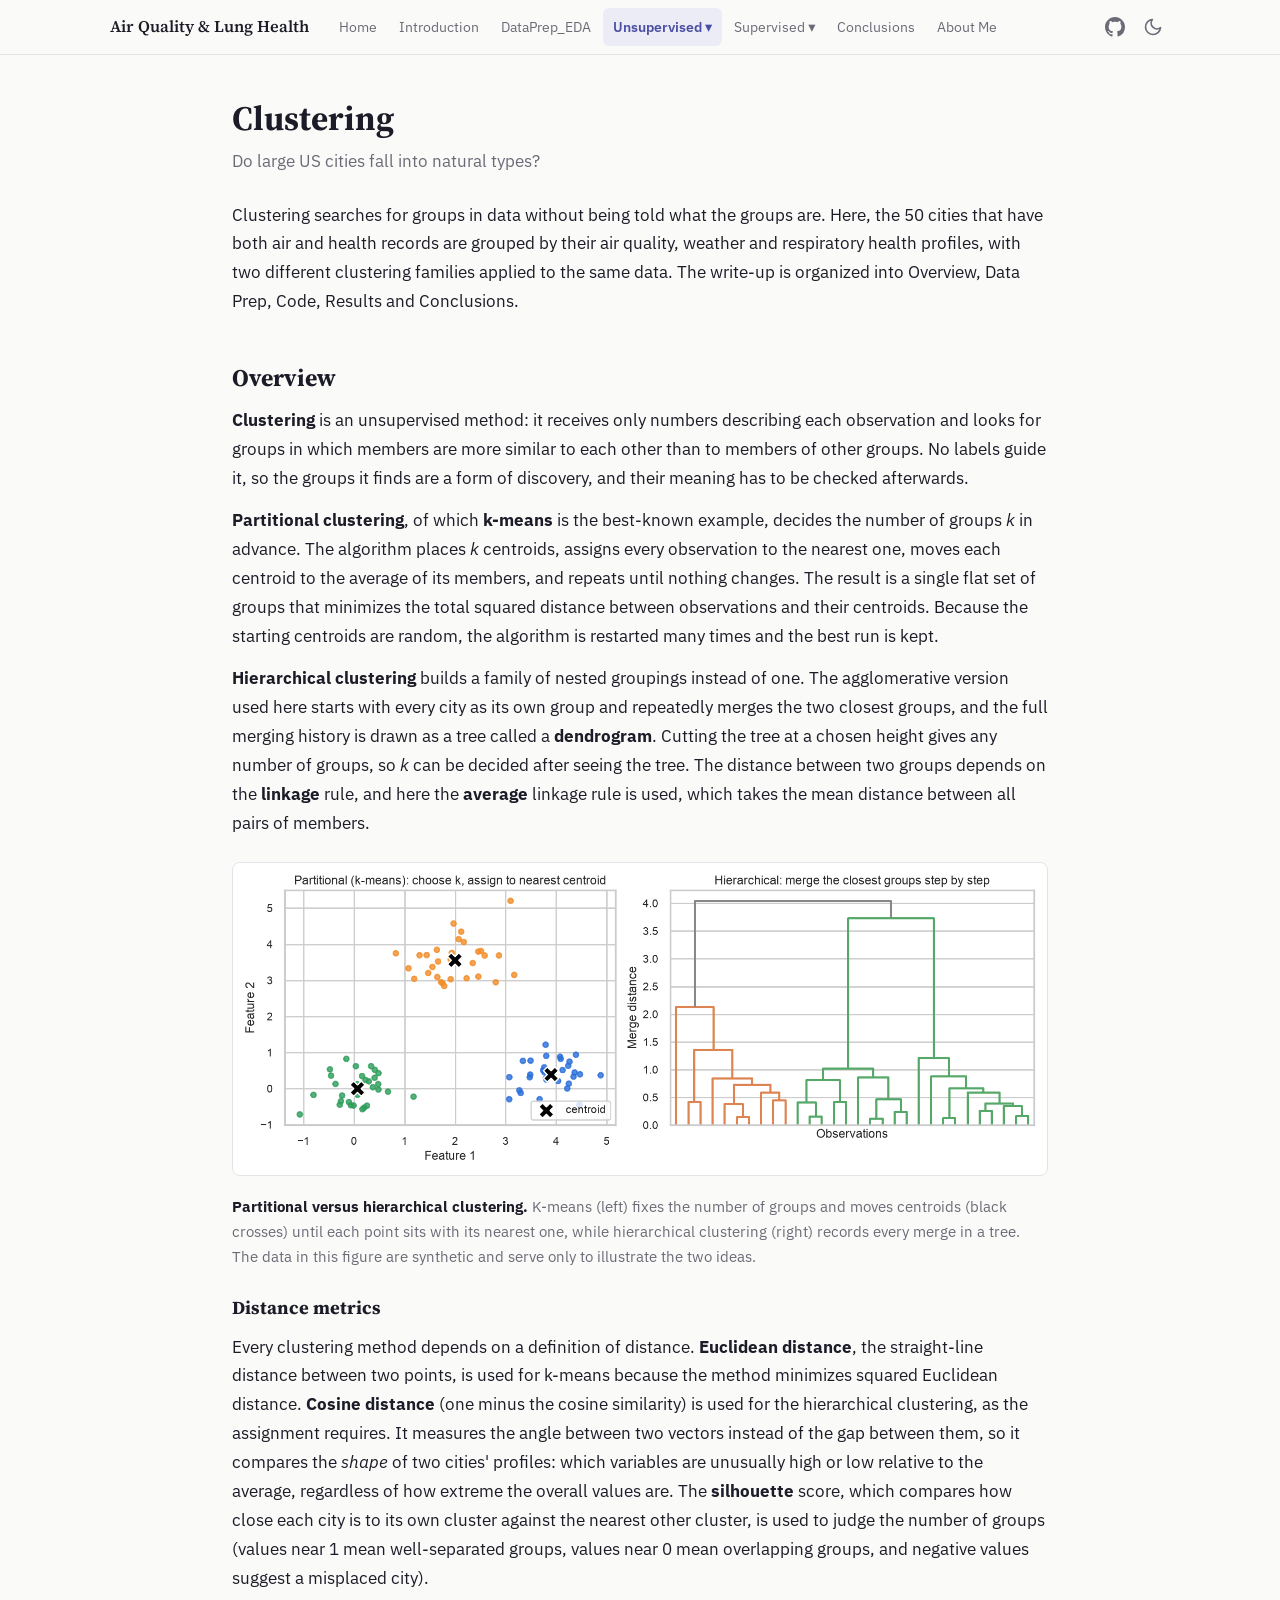
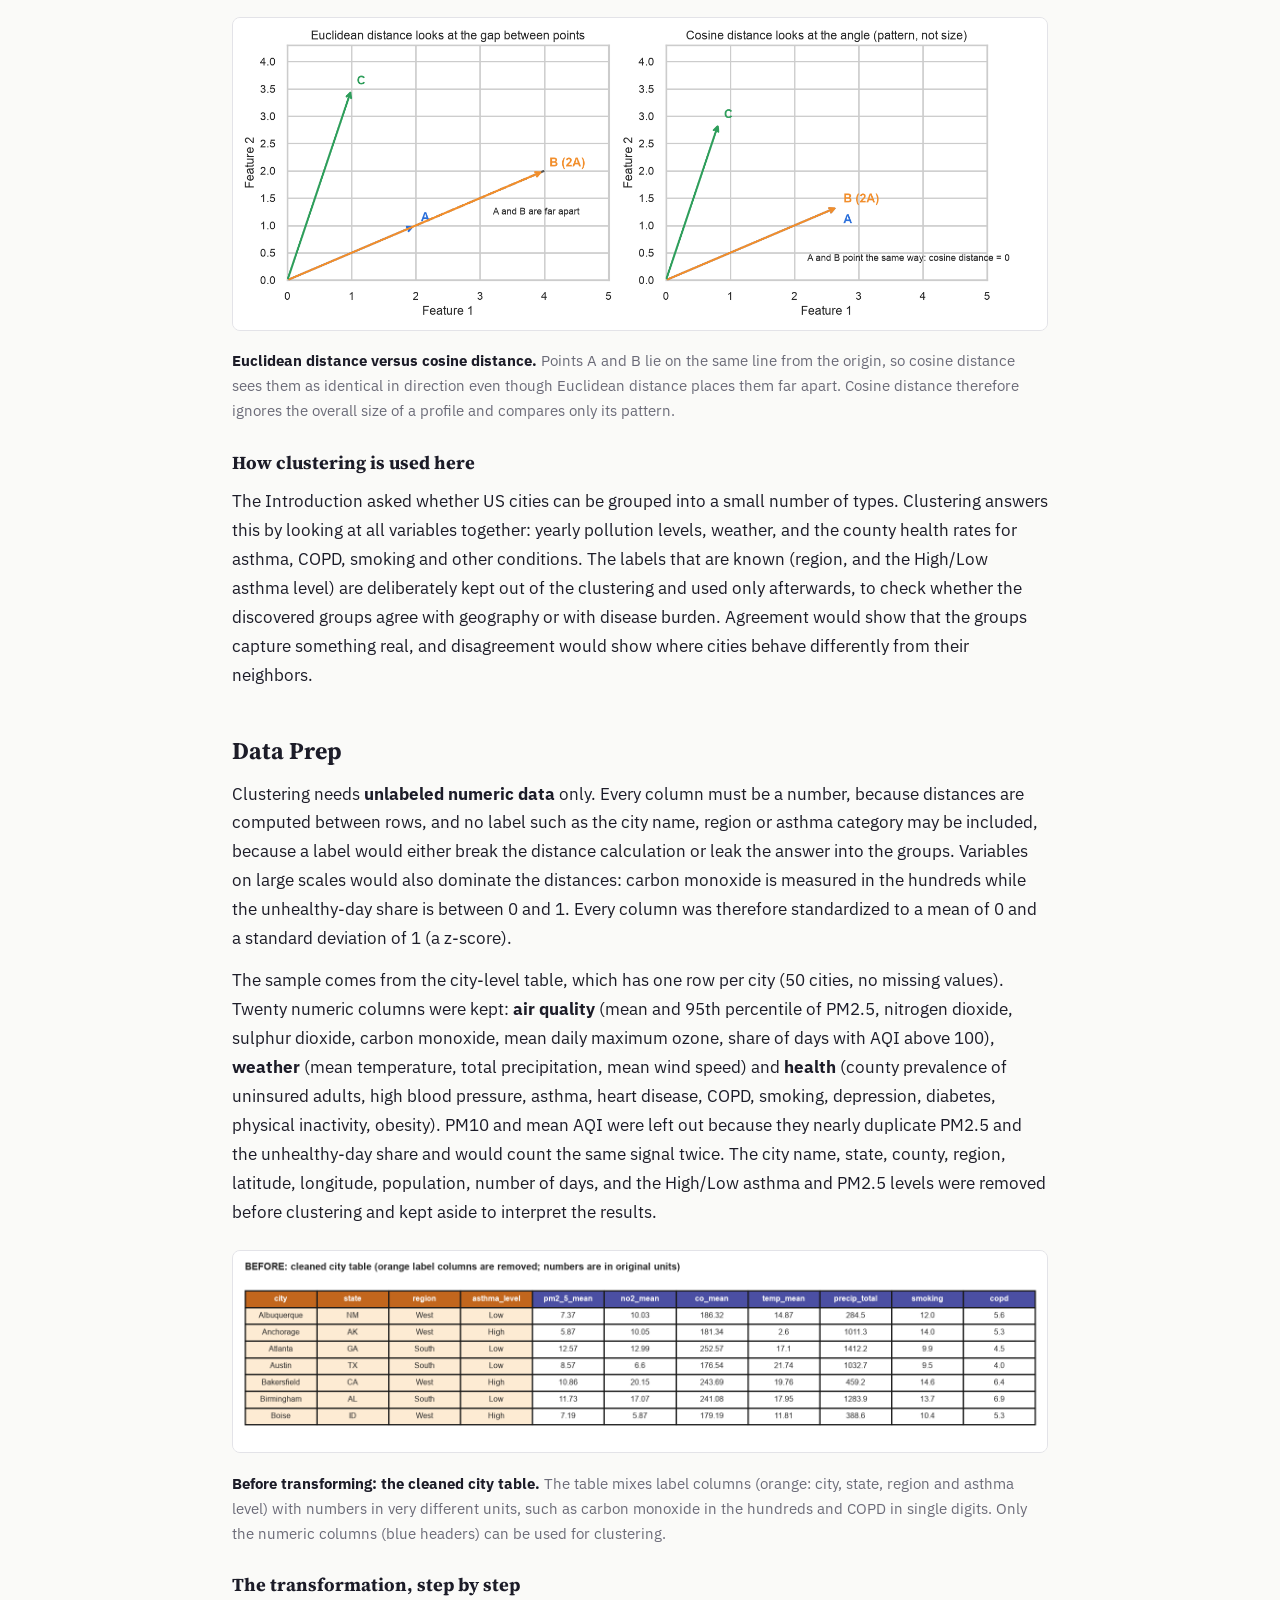
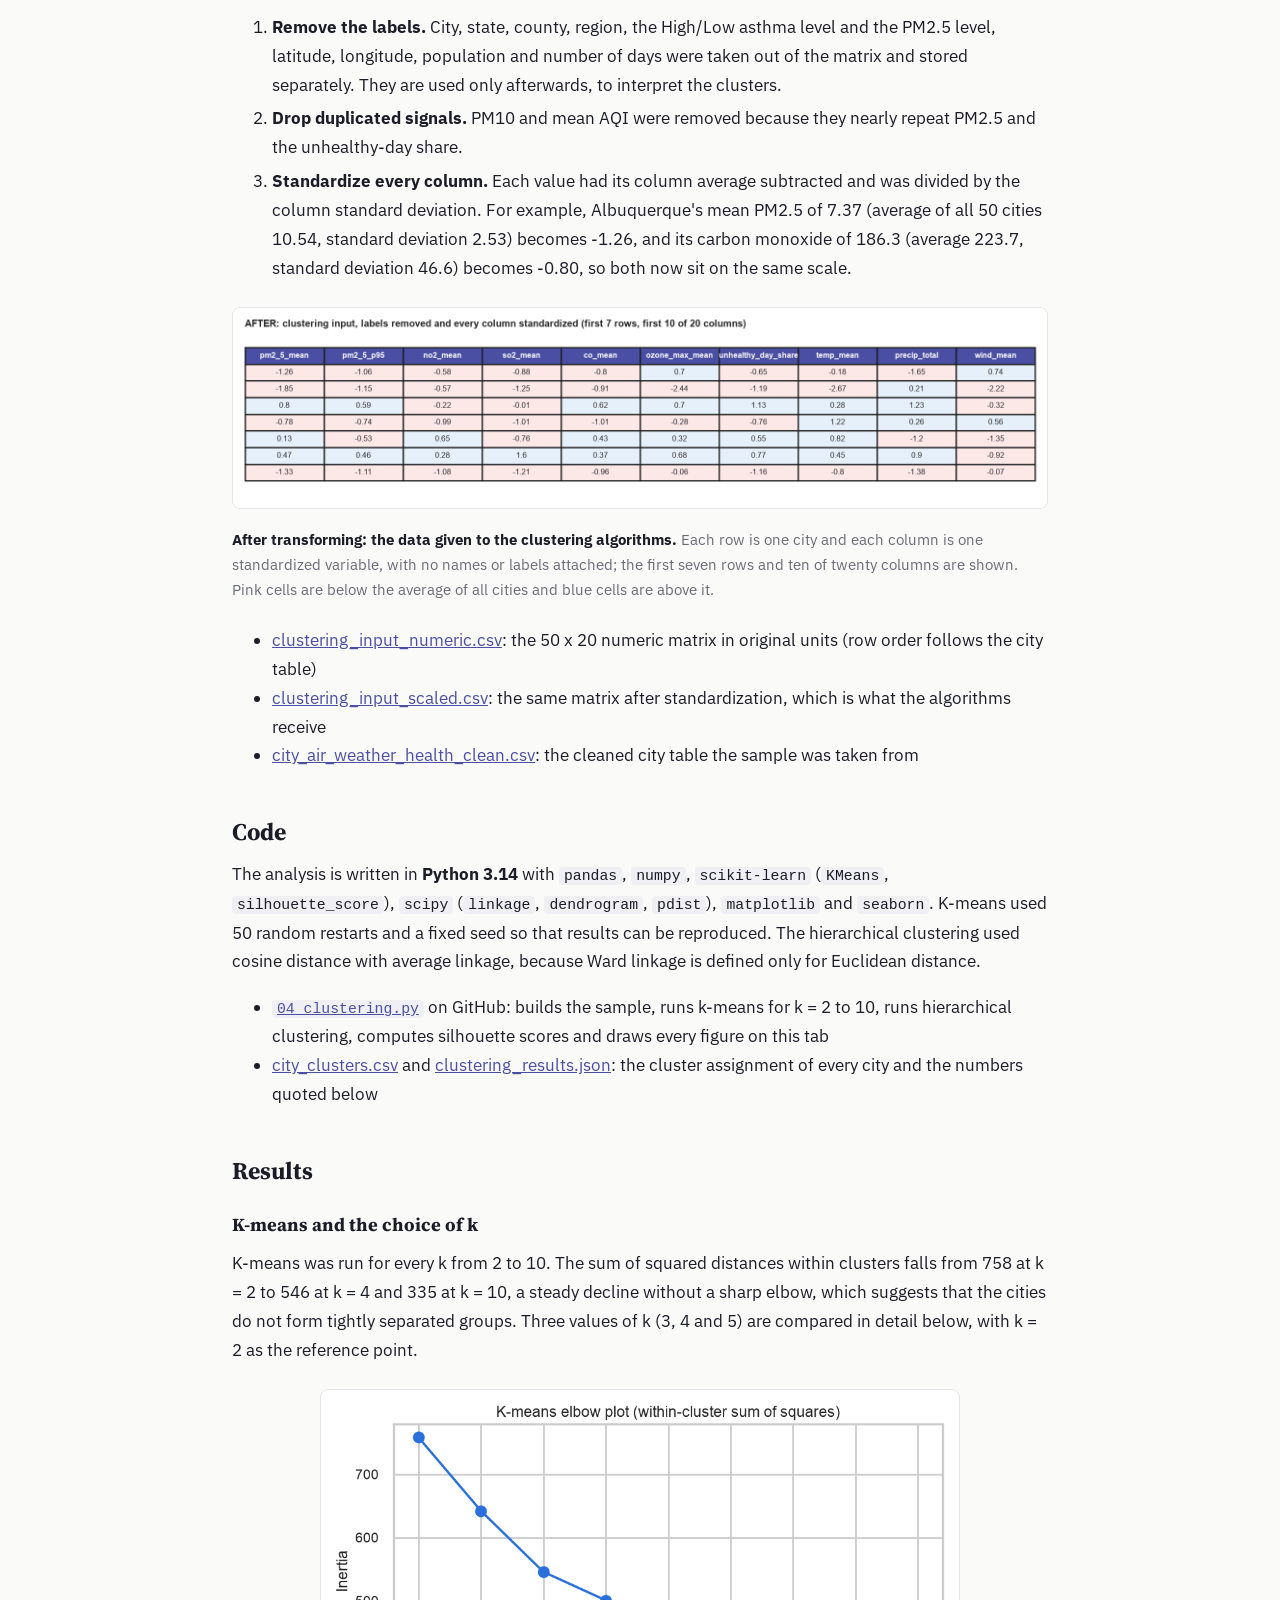
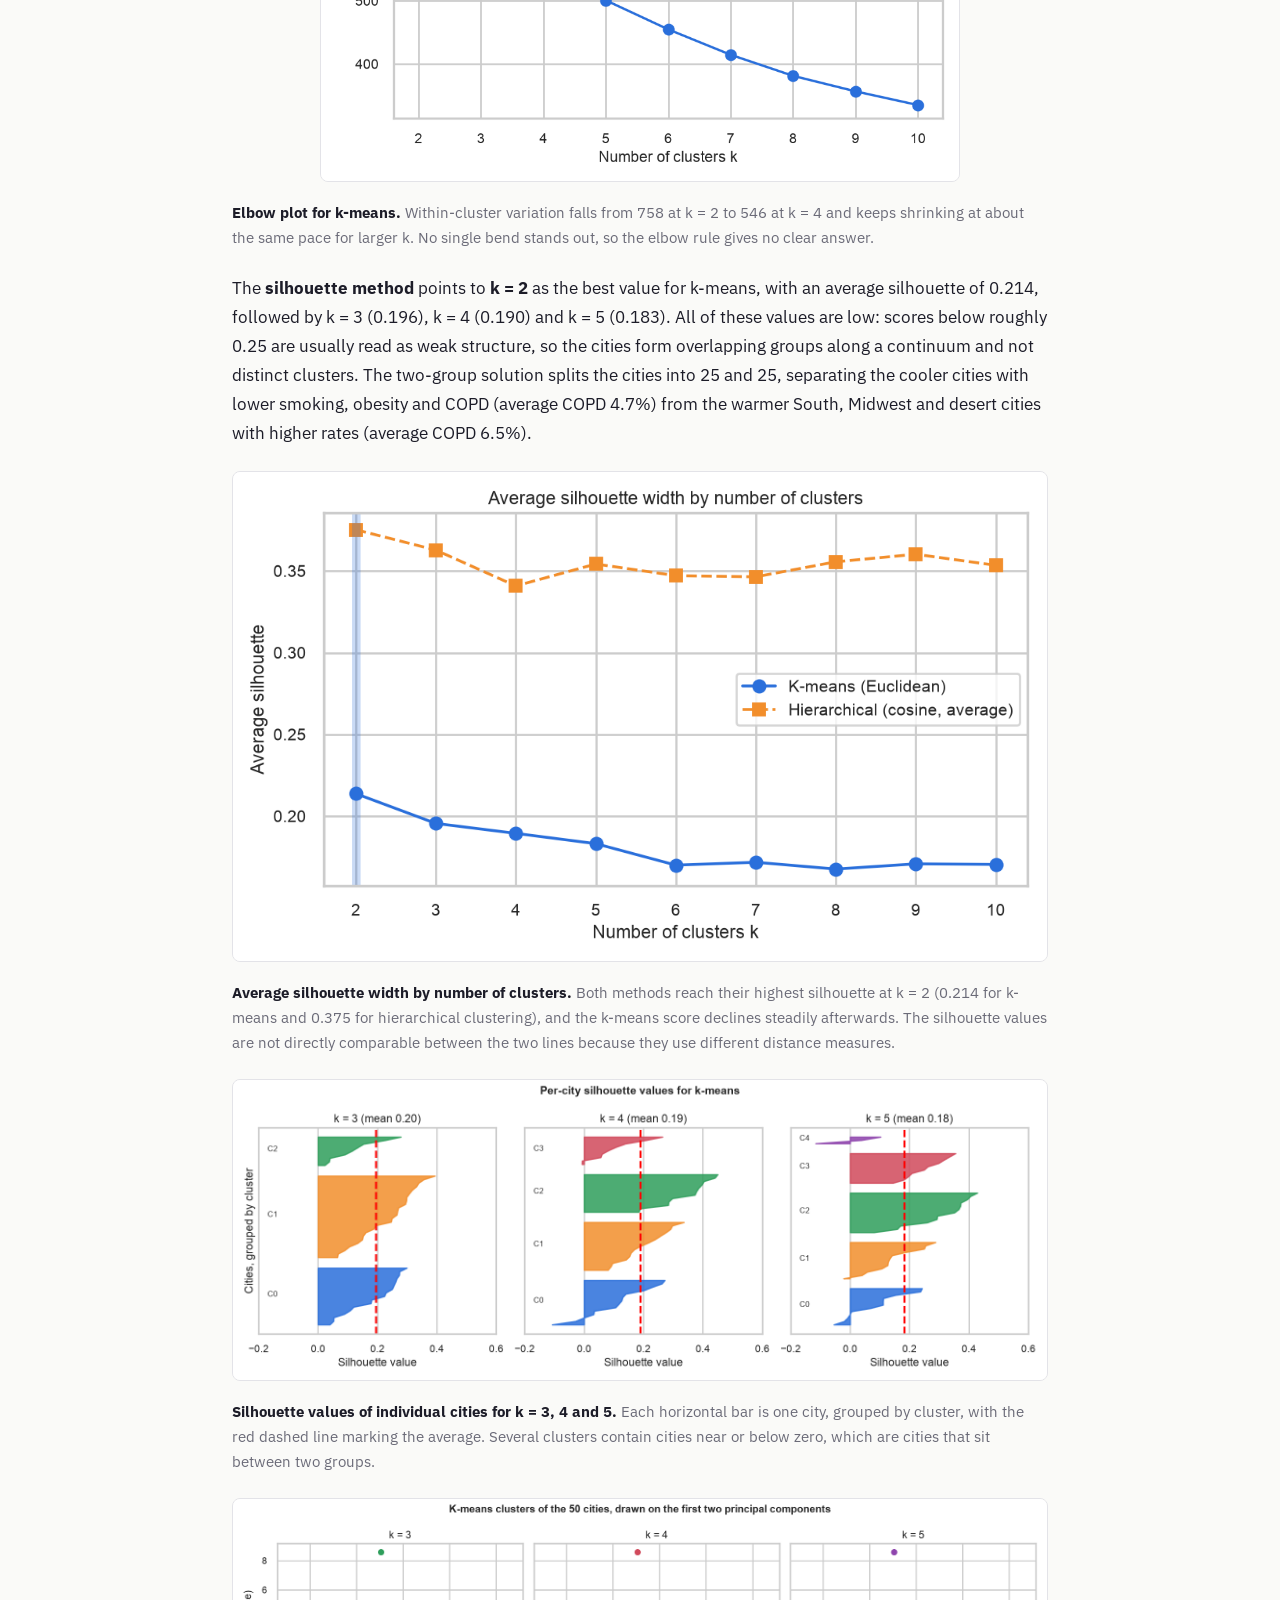
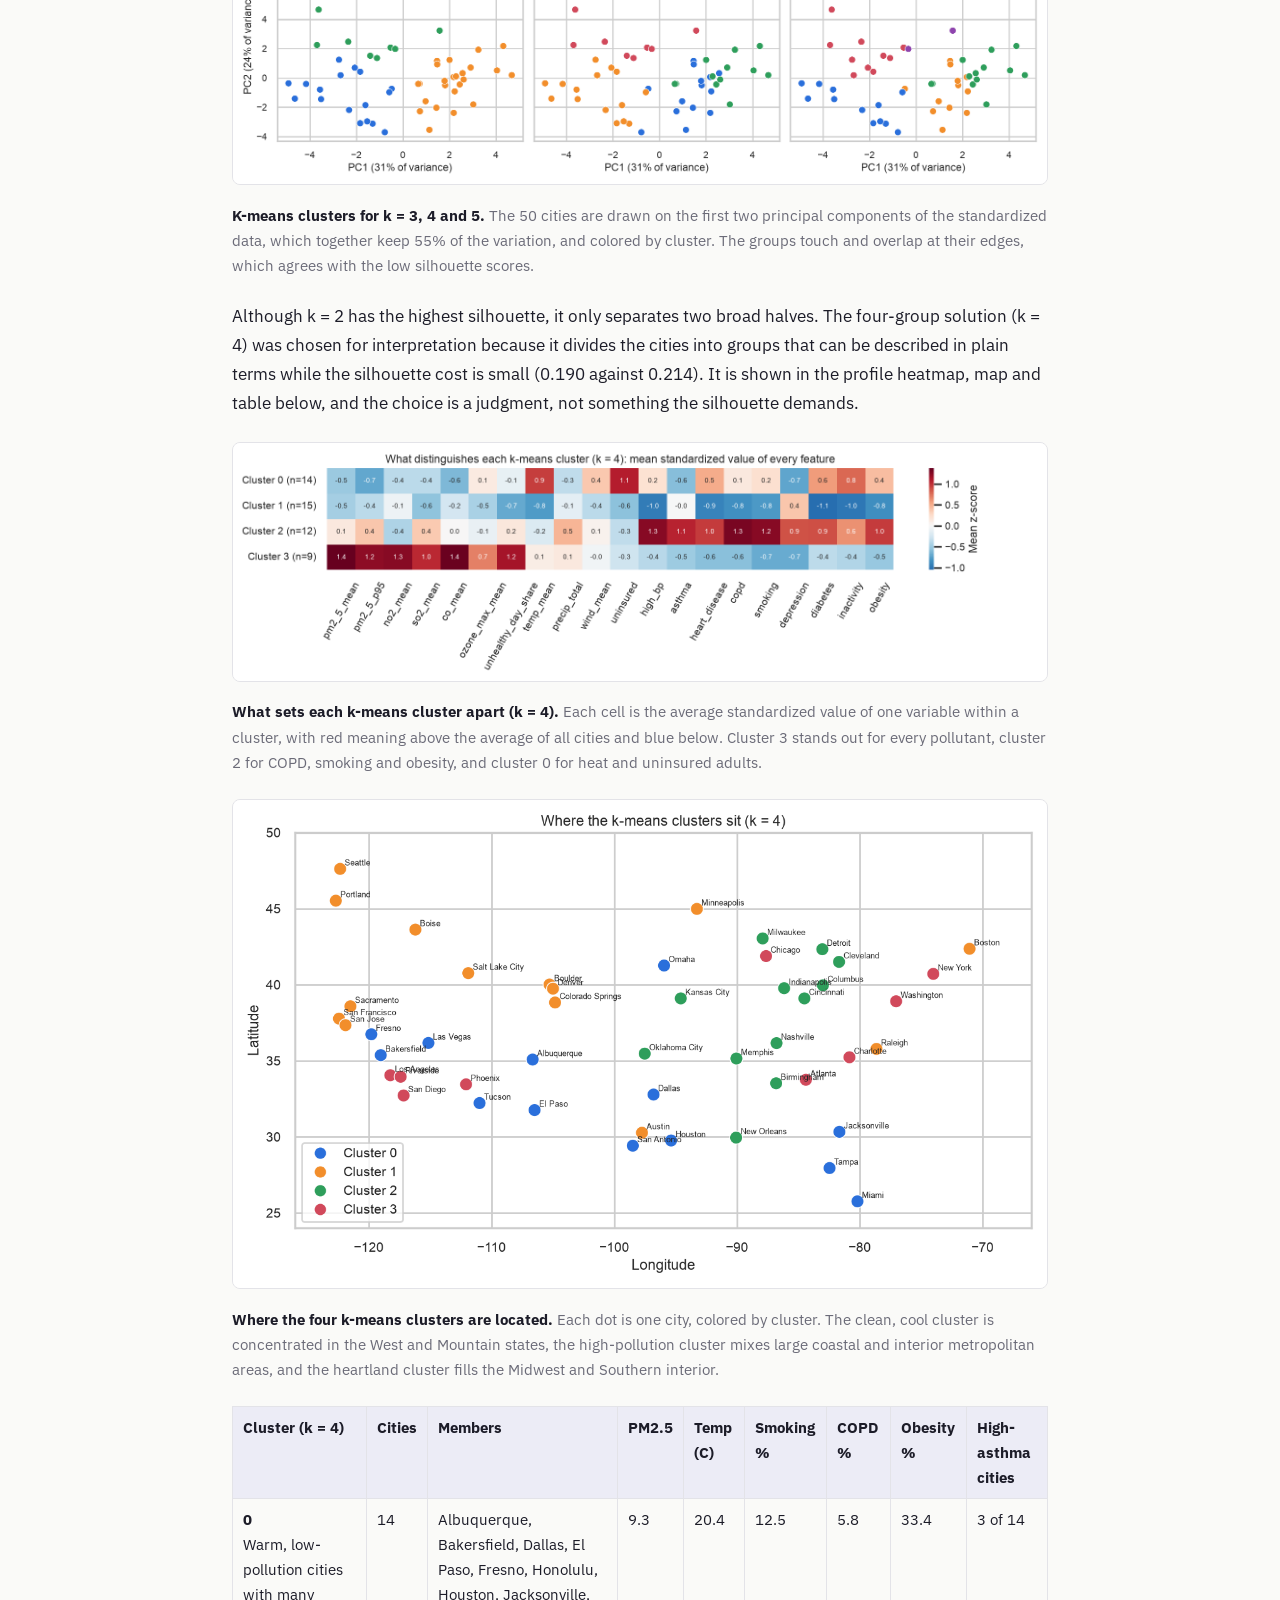
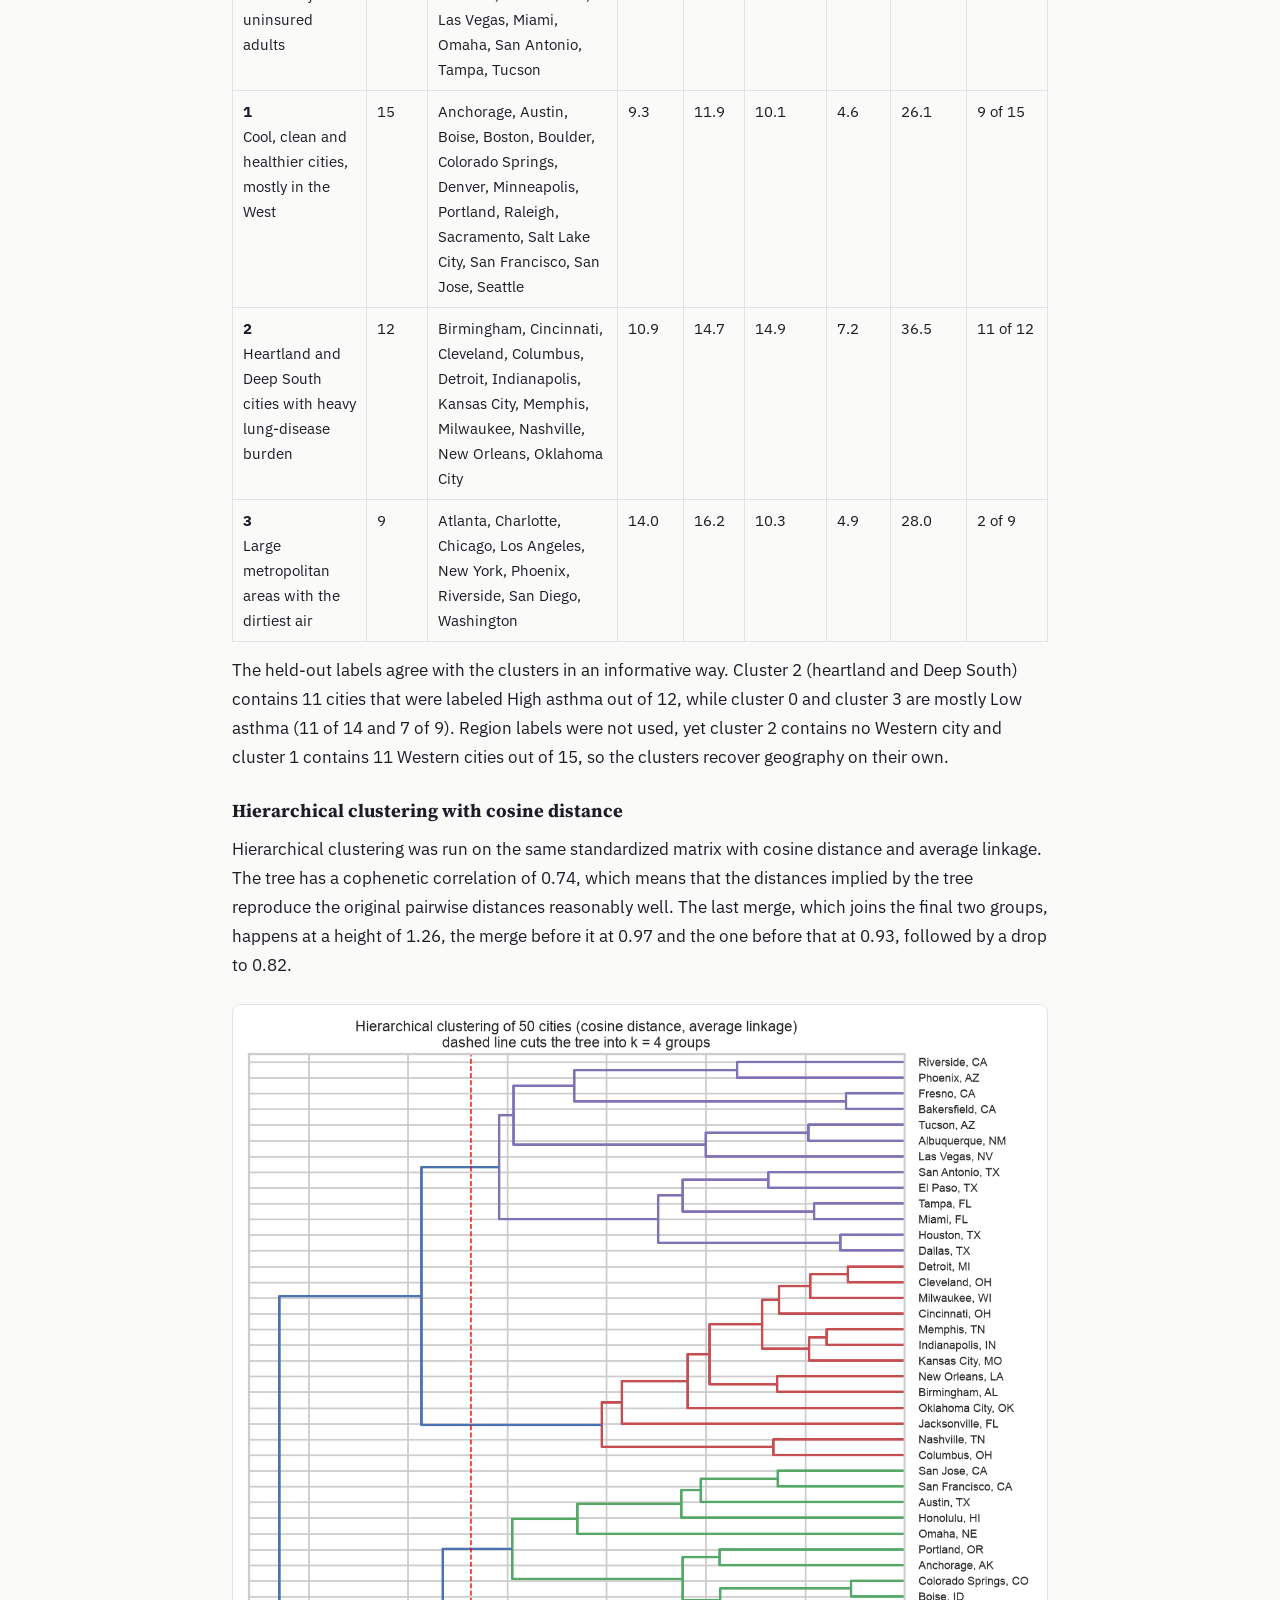
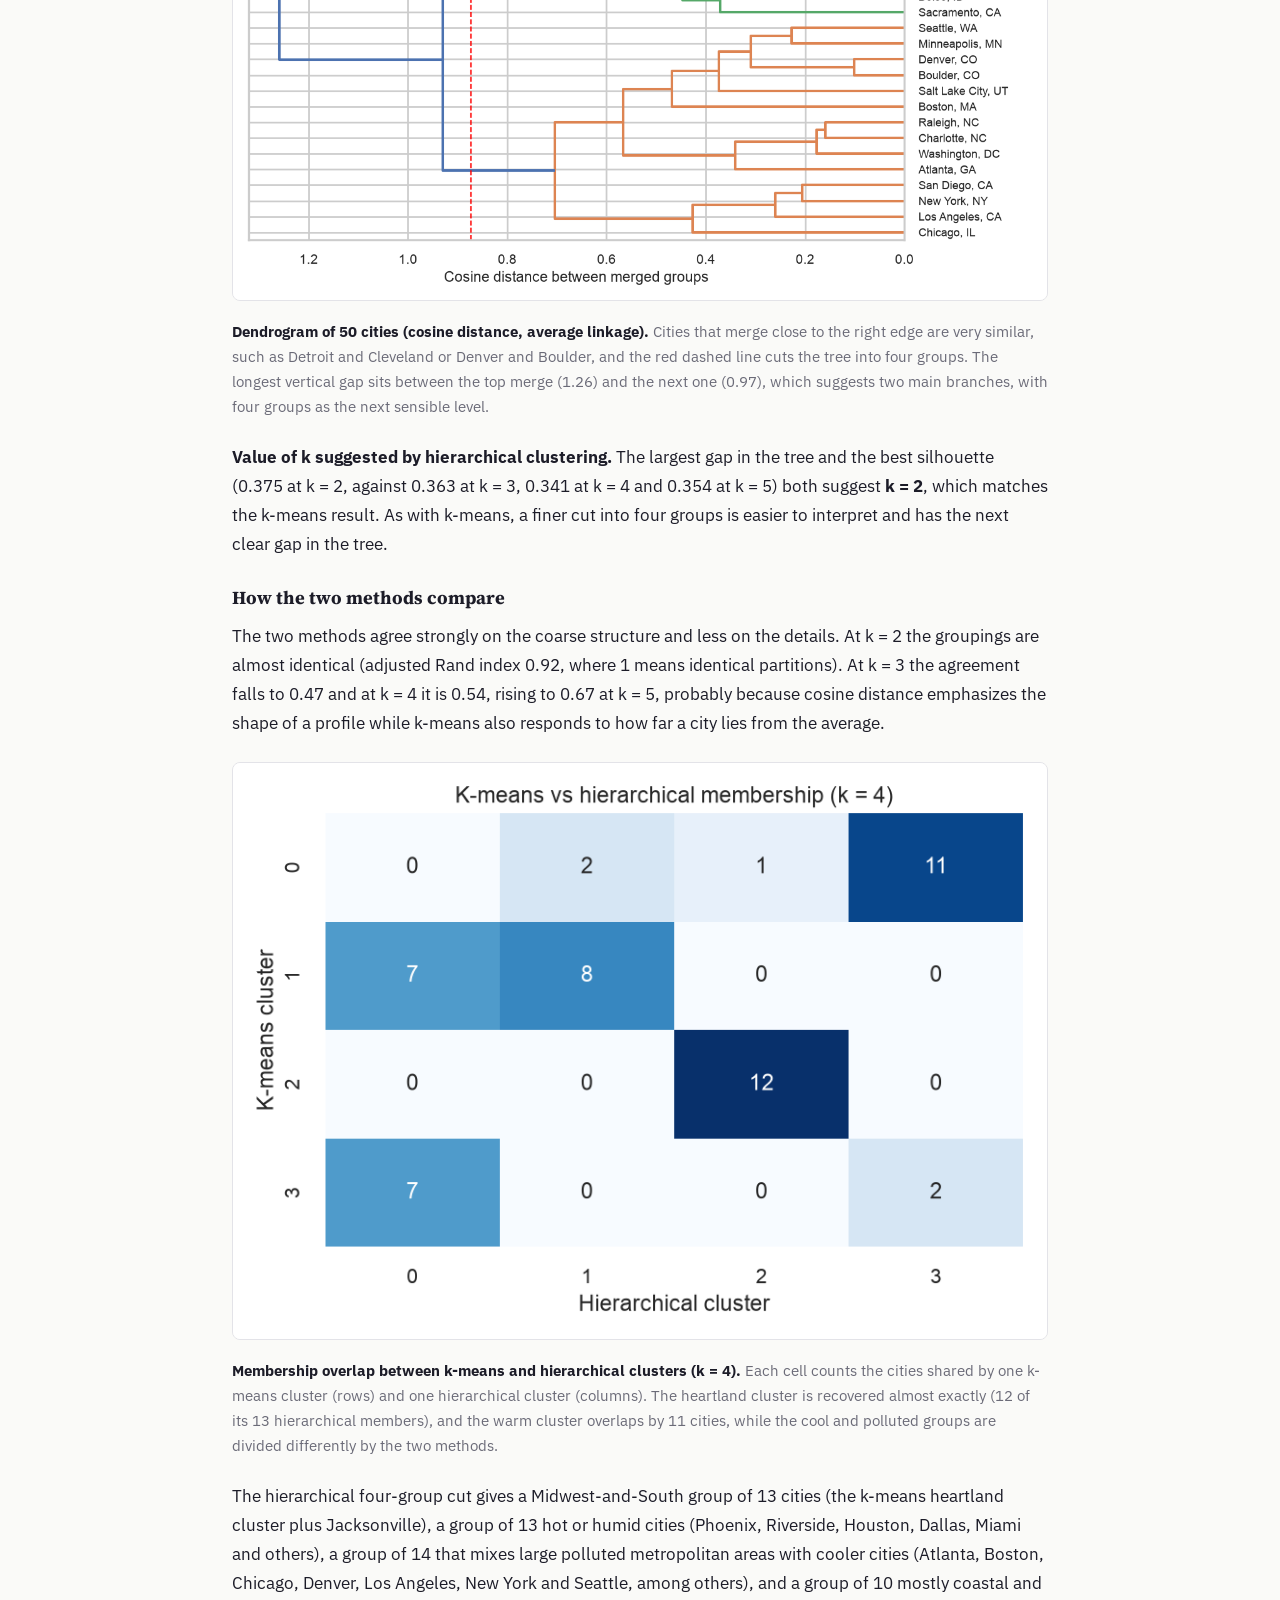
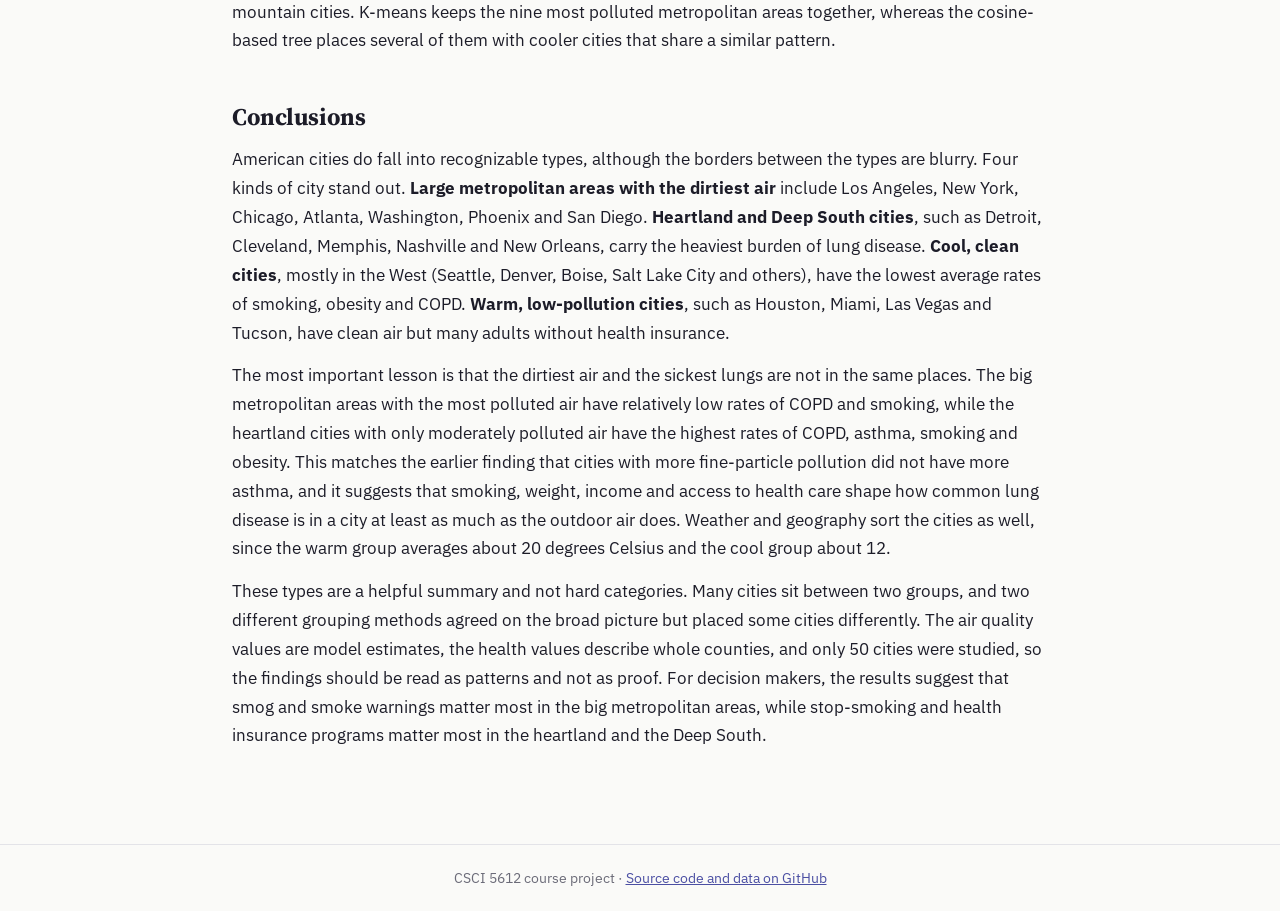
<file: clustering.html>
<!DOCTYPE html>
<html lang="en">
<head>
<meta charset="utf-8">
<meta name="viewport" content="width=device-width, initial-scale=1">
<title>Clustering | Air Quality, Weather and Respiratory Health</title>
<link rel="preconnect" href="https://fonts.googleapis.com">
<link href="https://fonts.googleapis.com/css2?family=IBM+Plex+Sans:wght@400;500;600&family=Source+Serif+4:wght@500;600&display=swap" rel="stylesheet">
<script>(function(){try{var t=localStorage.getItem('theme');if(t)document.documentElement.setAttribute('data-theme',t);}catch(e){}})();</script>
<link rel="stylesheet" href="style.css">
</head>
<body>
<nav class="top"><div class="in">
<a class="brand" href="index.html">Air Quality &amp; Lung Health</a>
<ul><li><a href="index.html">Home</a></li><li><a href="introduction.html">Introduction</a></li><li><a href="dataprep_eda.html">DataPrep_EDA</a></li><li class="has-dd"><button class="active" aria-haspopup="true">Unsupervised &#9662;</button><div class="dd"><a href="clustering.html" class=active>Clustering</a><a href="pca.html">PCA</a></div></li><li class="has-dd"><button class="" aria-haspopup="true">Supervised &#9662;</button><div class="dd"><a href="naivebayes.html">NaiveBayes</a><a href="dectrees.html">DecTrees</a><a href="regression.html">Regression</a><a href="adaboost.html">AdaBoost</a><a href="gradientboosting.html">GradientBoosting</a><a href="xgboost.html">XGBoost</a></div></li><li><a href="conclusions.html">Conclusions</a></li><li><a href="about.html">About Me</a></li></ul>
<div class="tools"><a href="https://github.com/himanshumjain15/Air_quality_index_project" aria-label="GitHub repository"><svg width="20" height="20" viewBox="0 0 16 16" fill="currentColor"><path d="M8 0C3.58 0 0 3.58 0 8c0 3.54 2.29 6.53 5.47 7.59.4.07.55-.17.55-.38 0-.19-.01-.82-.01-1.49-2.01.37-2.53-.49-2.69-.94-.09-.23-.48-.94-.82-1.13-.28-.15-.68-.52-.01-.53.63-.01 1.08.58 1.23.82.72 1.21 1.87.87 2.33.66.07-.52.28-.87.51-1.07-1.78-.2-3.64-.89-3.64-3.95 0-.87.31-1.59.82-2.15-.08-.2-.36-1.02.08-2.12 0 0 .67-.21 2.2.82.64-.18 1.32-.27 2-.27.68 0 1.36.09 2 .27 1.53-1.04 2.2-.82 2.2-.82.44 1.1.16 1.92.08 2.12.51.56.82 1.27.82 2.15 0 3.07-1.87 3.75-3.65 3.95.29.25.54.73.54 1.48 0 1.07-.01 1.93-.01 2.2 0 .21.15.46.55.38A8.01 8.01 0 0016 8c0-4.42-3.58-8-8-8z"/></svg></a>
<button id="theme" aria-label="Toggle dark mode"><svg width="20" height="20" viewBox="0 0 24 24" fill="none" stroke="currentColor" stroke-width="2" stroke-linecap="round" stroke-linejoin="round"><path d="M21 12.8A9 9 0 1111.2 3a7 7 0 009.8 9.8z"/></svg></button></div>
</div></nav>
<main>

<h1>Clustering</h1>
<p class="sub">Do large US cities fall into natural types?</p>
<p>Clustering searches for groups in data without being told what the groups are. Here, the 50 cities that have both air and health records are grouped by their air quality, weather and respiratory health profiles, with two different clustering families applied to the same data. The write-up is organized into Overview, Data Prep, Code, Results and Conclusions.</p>

<section>
<h2>Overview</h2>
<p><b>Clustering</b> is an unsupervised method: it receives only numbers describing each observation and looks for groups in which members are more similar to each other than to members of other groups. No labels guide it, so the groups it finds are a form of discovery, and their meaning has to be checked afterwards.</p>
<p><b>Partitional clustering</b>, of which <b>k-means</b> is the best-known example, decides the number of groups <i>k</i> in advance. The algorithm places <i>k</i> centroids, assigns every observation to the nearest one, moves each centroid to the average of its members, and repeats until nothing changes. The result is a single flat set of groups that minimizes the total squared distance between observations and their centroids. Because the starting centroids are random, the algorithm is restarted many times and the best run is kept.</p>
<p><b>Hierarchical clustering</b> builds a family of nested groupings instead of one. The agglomerative version used here starts with every city as its own group and repeatedly merges the two closest groups, and the full merging history is drawn as a tree called a <b>dendrogram</b>. Cutting the tree at a chosen height gives any number of groups, so <i>k</i> can be decided after seeing the tree. The distance between two groups depends on the <b>linkage</b> rule, and here the <b>average</b> linkage rule is used, which takes the mean distance between all pairs of members.</p>
<figure><a href="images/cluster_00a_partitional_vs_hierarchical.png"><img src="images/cluster_00a_partitional_vs_hierarchical.png" alt="Partitional versus hierarchical clustering"></a><figcaption><b>Partitional versus hierarchical clustering.</b> K-means (left) fixes the number of groups and moves centroids (black crosses) until each point sits with its nearest one, while hierarchical clustering (right) records every merge in a tree. The data in this figure are synthetic and serve only to illustrate the two ideas.</figcaption></figure>
<h3>Distance metrics</h3>
<p>Every clustering method depends on a definition of distance. <b>Euclidean distance</b>, the straight-line distance between two points, is used for k-means because the method minimizes squared Euclidean distance. <b>Cosine distance</b> (one minus the cosine similarity) is used for the hierarchical clustering, as the assignment requires. It measures the angle between two vectors instead of the gap between them, so it compares the <i>shape</i> of two cities' profiles: which variables are unusually high or low relative to the average, regardless of how extreme the overall values are. The <b>silhouette</b> score, which compares how close each city is to its own cluster against the nearest other cluster, is used to judge the number of groups (values near 1 mean well-separated groups, values near 0 mean overlapping groups, and negative values suggest a misplaced city).</p>
<figure><a href="images/cluster_00b_distance_metrics.png"><img src="images/cluster_00b_distance_metrics.png" alt="Euclidean distance versus cosine distance"></a><figcaption><b>Euclidean distance versus cosine distance.</b> Points A and B lie on the same line from the origin, so cosine distance sees them as identical in direction even though Euclidean distance places them far apart. Cosine distance therefore ignores the overall size of a profile and compares only its pattern.</figcaption></figure>
<h3>How clustering is used here</h3>
<p>The Introduction asked whether US cities can be grouped into a small number of types. Clustering answers this by looking at all variables together: yearly pollution levels, weather, and the county health rates for asthma, COPD, smoking and other conditions. The labels that are known (region, and the High/Low asthma level) are deliberately kept out of the clustering and used only afterwards, to check whether the discovered groups agree with geography or with disease burden. Agreement would show that the groups capture something real, and disagreement would show where cities behave differently from their neighbors.</p>
</section>

<section>
<h2>Data Prep</h2>
<p>Clustering needs <b>unlabeled numeric data</b> only. Every column must be a number, because distances are computed between rows, and no label such as the city name, region or asthma category may be included, because a label would either break the distance calculation or leak the answer into the groups. Variables on large scales would also dominate the distances: carbon monoxide is measured in the hundreds while the unhealthy-day share is between 0 and 1. Every column was therefore standardized to a mean of 0 and a standard deviation of 1 (a z-score).</p>
<p>The sample comes from the city-level table, which has one row per city (50 cities, no missing values). Twenty numeric columns were kept: <b>air quality</b> (mean and 95th percentile of PM2.5, nitrogen dioxide, sulphur dioxide, carbon monoxide, mean daily maximum ozone, share of days with AQI above 100), <b>weather</b> (mean temperature, total precipitation, mean wind speed) and <b>health</b> (county prevalence of uninsured adults, high blood pressure, asthma, heart disease, COPD, smoking, depression, diabetes, physical inactivity, obesity). PM10 and mean AQI were left out because they nearly duplicate PM2.5 and the unhealthy-day share and would count the same signal twice. The city name, state, county, region, latitude, longitude, population, number of days, and the High/Low asthma and PM2.5 levels were removed before clustering and kept aside to interpret the results.</p>
<figure><a href="images/cluster_01a_data_before.png"><img src="images/cluster_01a_data_before.png" alt="Before transforming: the cleaned city table"></a><figcaption><b>Before transforming: the cleaned city table.</b> The table mixes label columns (orange: city, state, region and asthma level) with numbers in very different units, such as carbon monoxide in the hundreds and COPD in single digits. Only the numeric columns (blue headers) can be used for clustering.</figcaption></figure>
<h3>The transformation, step by step</h3>
<ol>
<li><b>Remove the labels.</b> City, state, county, region, the High/Low asthma level and the PM2.5 level, latitude, longitude, population and number of days were taken out of the matrix and stored separately. They are used only afterwards, to interpret the clusters.</li>
<li><b>Drop duplicated signals.</b> PM10 and mean AQI were removed because they nearly repeat PM2.5 and the unhealthy-day share.</li>
<li><b>Standardize every column.</b> Each value had its column average subtracted and was divided by the column standard deviation. For example, Albuquerque's mean PM2.5 of 7.37 (average of all 50 cities 10.54, standard deviation 2.53) becomes -1.26, and its carbon monoxide of 186.3 (average 223.7, standard deviation 46.6) becomes -0.80, so both now sit on the same scale.</li>
</ol>
<figure><a href="images/cluster_01_data_sample.png"><img src="images/cluster_01_data_sample.png" alt="After transforming: the data given to the clustering algorithms"></a><figcaption><b>After transforming: the data given to the clustering algorithms.</b> Each row is one city and each column is one standardized variable, with no names or labels attached; the first seven rows and ten of twenty columns are shown. Pink cells are below the average of all cities and blue cells are above it.</figcaption></figure>
<ul>
<li><a href="data/clean/clustering_input_numeric.csv">clustering_input_numeric.csv</a>: the 50 x 20 numeric matrix in original units (row order follows the city table)</li>
<li><a href="data/clean/clustering_input_scaled.csv">clustering_input_scaled.csv</a>: the same matrix after standardization, which is what the algorithms receive</li>
<li><a href="data/clean/city_air_weather_health_clean.csv">city_air_weather_health_clean.csv</a>: the cleaned city table the sample was taken from</li>
</ul>
</section>

<section>
<h2>Code</h2>
<p>The analysis is written in <b>Python 3.14</b> with <code>pandas</code>, <code>numpy</code>, <code>scikit-learn</code> (<code>KMeans</code>, <code>silhouette_score</code>), <code>scipy</code> (<code>linkage</code>, <code>dendrogram</code>, <code>pdist</code>), <code>matplotlib</code> and <code>seaborn</code>. K-means used 50 random restarts and a fixed seed so that results can be reproduced. The hierarchical clustering used cosine distance with average linkage, because Ward linkage is defined only for Euclidean distance.</p>
<ul>
<li><a href="https://github.com/himanshumjain15/Air_quality_index_project/blob/main/code/04_clustering.py"><code>04_clustering.py</code></a> on GitHub: builds the sample, runs k-means for k = 2 to 10, runs hierarchical clustering, computes silhouette scores and draws every figure on this tab</li>
<li><a href="data/clean/city_clusters.csv">city_clusters.csv</a> and <a href="data/clean/clustering_results.json">clustering_results.json</a>: the cluster assignment of every city and the numbers quoted below</li>
</ul>
</section>

<section>
<h2>Results</h2>
<h3>K-means and the choice of k</h3>
<p>K-means was run for every k from 2 to 10. The sum of squared distances within clusters falls from 758 at k = 2 to 546 at k = 4 and 335 at k = 10, a steady decline without a sharp elbow, which suggests that the cities do not form tightly separated groups. Three values of k (3, 4 and 5) are compared in detail below, with k = 2 as the reference point.</p>
<figure class="small"><a href="images/cluster_02_elbow.png"><img src="images/cluster_02_elbow.png" alt="Elbow plot for k-means"></a><figcaption><b>Elbow plot for k-means.</b> Within-cluster variation falls from 758 at k = 2 to 546 at k = 4 and keeps shrinking at about the same pace for larger k. No single bend stands out, so the elbow rule gives no clear answer.</figcaption></figure>
<p>The <b>silhouette method</b> points to <b>k = 2</b> as the best value for k-means, with an average silhouette of 0.214, followed by k = 3 (0.196), k = 4 (0.190) and k = 5 (0.183). All of these values are low: scores below roughly 0.25 are usually read as weak structure, so the cities form overlapping groups along a continuum and not distinct clusters. The two-group solution splits the cities into 25 and 25, separating the cooler cities with lower smoking, obesity and COPD (average COPD 4.7%) from the warmer South, Midwest and desert cities with higher rates (average COPD 6.5%).</p>
<figure><a href="images/cluster_03_silhouette_scores.png"><img src="images/cluster_03_silhouette_scores.png" alt="Average silhouette width by number of clusters"></a><figcaption><b>Average silhouette width by number of clusters.</b> Both methods reach their highest silhouette at k = 2 (0.214 for k-means and 0.375 for hierarchical clustering), and the k-means score declines steadily afterwards. The silhouette values are not directly comparable between the two lines because they use different distance measures.</figcaption></figure>
<figure><a href="images/cluster_04_silhouette_by_city.png"><img src="images/cluster_04_silhouette_by_city.png" alt="Silhouette values of individual cities for k = 3, 4 and 5"></a><figcaption><b>Silhouette values of individual cities for k = 3, 4 and 5.</b> Each horizontal bar is one city, grouped by cluster, with the red dashed line marking the average. Several clusters contain cities near or below zero, which are cities that sit between two groups.</figcaption></figure>
<figure><a href="images/cluster_06_kmeans_scatter.png"><img src="images/cluster_06_kmeans_scatter.png" alt="K-means clusters for k = 3, 4 and 5"></a><figcaption><b>K-means clusters for k = 3, 4 and 5.</b> The 50 cities are drawn on the first two principal components of the standardized data, which together keep 55% of the variation, and colored by cluster. The groups touch and overlap at their edges, which agrees with the low silhouette scores.</figcaption></figure>
<p>Although k = 2 has the highest silhouette, it only separates two broad halves. The four-group solution (k = 4) was chosen for interpretation because it divides the cities into groups that can be described in plain terms while the silhouette cost is small (0.190 against 0.214). It is shown in the profile heatmap, map and table below, and the choice is a judgment, not something the silhouette demands.</p>
<figure><a href="images/cluster_07_profiles.png"><img src="images/cluster_07_profiles.png" alt="What sets each k-means cluster apart (k = 4)"></a><figcaption><b>What sets each k-means cluster apart (k = 4).</b> Each cell is the average standardized value of one variable within a cluster, with red meaning above the average of all cities and blue below. Cluster 3 stands out for every pollutant, cluster 2 for COPD, smoking and obesity, and cluster 0 for heat and uninsured adults.</figcaption></figure>
<figure><a href="images/cluster_08_map.png"><img src="images/cluster_08_map.png" alt="Where the four k-means clusters are located"></a><figcaption><b>Where the four k-means clusters are located.</b> Each dot is one city, colored by cluster. The clean, cool cluster is concentrated in the West and Mountain states, the high-pollution cluster mixes large coastal and interior metropolitan areas, and the heartland cluster fills the Midwest and Southern interior.</figcaption></figure>
<table><tr><th>Cluster (k = 4)</th><th>Cities</th><th>Members</th><th>PM2.5</th><th>Temp (C)</th><th>Smoking %</th><th>COPD %</th><th>Obesity %</th><th>High-asthma cities</th></tr><tr><td><b>0</b><br>Warm, low-pollution cities with many uninsured adults</td><td>14</td><td>Albuquerque, Bakersfield, Dallas, El Paso, Fresno, Honolulu, Houston, Jacksonville, Las Vegas, Miami, Omaha, San Antonio, Tampa, Tucson</td><td>9.3</td><td>20.4</td><td>12.5</td><td>5.8</td><td>33.4</td><td>3 of 14</td></tr><tr><td><b>1</b><br>Cool, clean and healthier cities, mostly in the West</td><td>15</td><td>Anchorage, Austin, Boise, Boston, Boulder, Colorado Springs, Denver, Minneapolis, Portland, Raleigh, Sacramento, Salt Lake City, San Francisco, San Jose, Seattle</td><td>9.3</td><td>11.9</td><td>10.1</td><td>4.6</td><td>26.1</td><td>9 of 15</td></tr><tr><td><b>2</b><br>Heartland and Deep South cities with heavy lung-disease burden</td><td>12</td><td>Birmingham, Cincinnati, Cleveland, Columbus, Detroit, Indianapolis, Kansas City, Memphis, Milwaukee, Nashville, New Orleans, Oklahoma City</td><td>10.9</td><td>14.7</td><td>14.9</td><td>7.2</td><td>36.5</td><td>11 of 12</td></tr><tr><td><b>3</b><br>Large metropolitan areas with the dirtiest air</td><td>9</td><td>Atlanta, Charlotte, Chicago, Los Angeles, New York, Phoenix, Riverside, San Diego, Washington</td><td>14.0</td><td>16.2</td><td>10.3</td><td>4.9</td><td>28.0</td><td>2 of 9</td></tr></table>
<p>The held-out labels agree with the clusters in an informative way. Cluster 2 (heartland and Deep South) contains 11 cities that were labeled High asthma out of 12, while cluster 0 and cluster 3 are mostly Low asthma (11 of 14 and 7 of 9). Region labels were not used, yet cluster 2 contains no Western city and cluster 1 contains 11 Western cities out of 15, so the clusters recover geography on their own.</p>

<h3>Hierarchical clustering with cosine distance</h3>
<p>Hierarchical clustering was run on the same standardized matrix with cosine distance and average linkage. The tree has a cophenetic correlation of 0.74, which means that the distances implied by the tree reproduce the original pairwise distances reasonably well. The last merge, which joins the final two groups, happens at a height of 1.26, the merge before it at 0.97 and the one before that at 0.93, followed by a drop to 0.82.</p>
<figure><a href="images/cluster_05_dendrogram.png"><img src="images/cluster_05_dendrogram.png" alt="Dendrogram of 50 cities (cosine distance, average linkage)"></a><figcaption><b>Dendrogram of 50 cities (cosine distance, average linkage).</b> Cities that merge close to the right edge are very similar, such as Detroit and Cleveland or Denver and Boulder, and the red dashed line cuts the tree into four groups. The longest vertical gap sits between the top merge (1.26) and the next one (0.97), which suggests two main branches, with four groups as the next sensible level.</figcaption></figure>
<p><b>Value of k suggested by hierarchical clustering.</b> The largest gap in the tree and the best silhouette (0.375 at k = 2, against 0.363 at k = 3, 0.341 at k = 4 and 0.354 at k = 5) both suggest <b>k = 2</b>, which matches the k-means result. As with k-means, a finer cut into four groups is easier to interpret and has the next clear gap in the tree.</p>
<h3>How the two methods compare</h3>
<p>The two methods agree strongly on the coarse structure and less on the details. At k = 2 the groupings are almost identical (adjusted Rand index 0.92, where 1 means identical partitions). At k = 3 the agreement falls to 0.47 and at k = 4 it is 0.54, rising to 0.67 at k = 5, probably because cosine distance emphasizes the shape of a profile while k-means also responds to how far a city lies from the average.</p>
<figure><a href="images/cluster_09_agreement.png"><img src="images/cluster_09_agreement.png" alt="Membership overlap between k-means and hierarchical clusters (k = 4)"></a><figcaption><b>Membership overlap between k-means and hierarchical clusters (k = 4).</b> Each cell counts the cities shared by one k-means cluster (rows) and one hierarchical cluster (columns). The heartland cluster is recovered almost exactly (12 of its 13 hierarchical members), and the warm cluster overlaps by 11 cities, while the cool and polluted groups are divided differently by the two methods.</figcaption></figure>
<p>The hierarchical four-group cut gives a Midwest-and-South group of 13 cities (the k-means heartland cluster plus Jacksonville), a group of 13 hot or humid cities (Phoenix, Riverside, Houston, Dallas, Miami and others), a group of 14 that mixes large polluted metropolitan areas with cooler cities (Atlanta, Boston, Chicago, Denver, Los Angeles, New York and Seattle, among others), and a group of 10 mostly coastal and mountain cities. K-means keeps the nine most polluted metropolitan areas together, whereas the cosine-based tree places several of them with cooler cities that share a similar pattern.</p>
</section>

<section>
<h2>Conclusions</h2>
<p>American cities do fall into recognizable types, although the borders between the types are blurry. Four kinds of city stand out. <b>Large metropolitan areas with the dirtiest air</b> include Los Angeles, New York, Chicago, Atlanta, Washington, Phoenix and San Diego. <b>Heartland and Deep South cities</b>, such as Detroit, Cleveland, Memphis, Nashville and New Orleans, carry the heaviest burden of lung disease. <b>Cool, clean cities</b>, mostly in the West (Seattle, Denver, Boise, Salt Lake City and others), have the lowest average rates of smoking, obesity and COPD. <b>Warm, low-pollution cities</b>, such as Houston, Miami, Las Vegas and Tucson, have clean air but many adults without health insurance.</p>
<p>The most important lesson is that the dirtiest air and the sickest lungs are not in the same places. The big metropolitan areas with the most polluted air have relatively low rates of COPD and smoking, while the heartland cities with only moderately polluted air have the highest rates of COPD, asthma, smoking and obesity. This matches the earlier finding that cities with more fine-particle pollution did not have more asthma, and it suggests that smoking, weight, income and access to health care shape how common lung disease is in a city at least as much as the outdoor air does. Weather and geography sort the cities as well, since the warm group averages about 20 degrees Celsius and the cool group about 12.</p>
<p>These types are a helpful summary and not hard categories. Many cities sit between two groups, and two different grouping methods agreed on the broad picture but placed some cities differently. The air quality values are model estimates, the health values describe whole counties, and only 50 cities were studied, so the findings should be read as patterns and not as proof. For decision makers, the results suggest that smog and smoke warnings matter most in the big metropolitan areas, while stop-smoking and health insurance programs matter most in the heartland and the Deep South.</p>
</section>

</main>
<footer>CSCI 5612 course project &middot; <a href="https://github.com/himanshumjain15/Air_quality_index_project">Source code and data on GitHub</a></footer>
<script>
document.getElementById('theme').addEventListener('click',function(){
var d=document.documentElement,n=d.getAttribute('data-theme')==='dark'?'light':'dark';
d.setAttribute('data-theme',n);try{localStorage.setItem('theme',n)}catch(e){}});
document.querySelectorAll('nav.top li.has-dd>button').forEach(function(b){
b.addEventListener('click',function(){b.parentElement.classList.toggle('open')})});
</script>
</body>
</html>
</file>
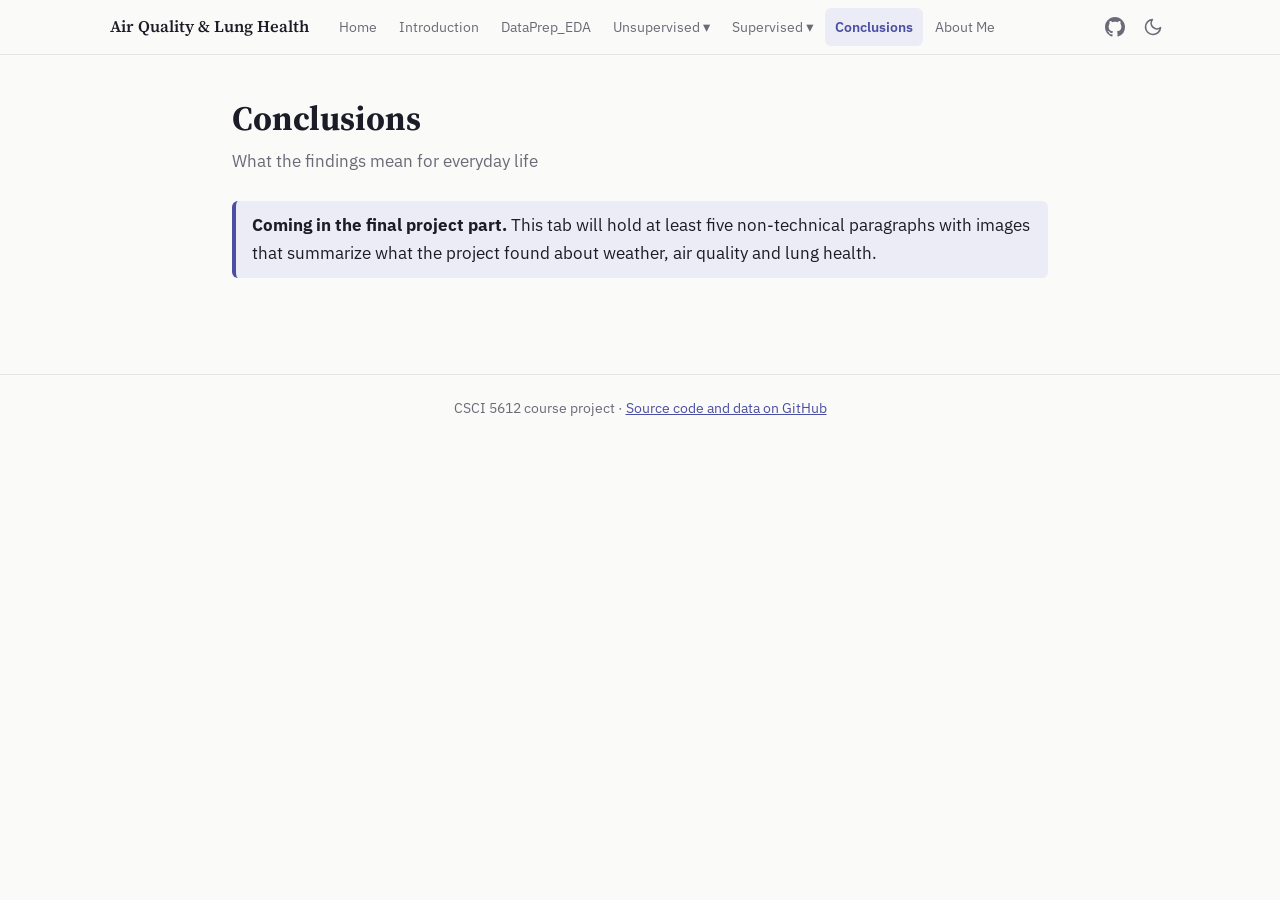
<file: conclusions.html>
<!DOCTYPE html>
<html lang="en">
<head>
<meta charset="utf-8">
<meta name="viewport" content="width=device-width, initial-scale=1">
<title>Conclusions | Air Quality, Weather and Respiratory Health</title>
<link rel="preconnect" href="https://fonts.googleapis.com">
<link href="https://fonts.googleapis.com/css2?family=IBM+Plex+Sans:wght@400;500;600&family=Source+Serif+4:wght@500;600&display=swap" rel="stylesheet">
<script>(function(){try{var t=localStorage.getItem('theme');if(t)document.documentElement.setAttribute('data-theme',t);}catch(e){}})();</script>
<link rel="stylesheet" href="style.css">
</head>
<body>
<nav class="top"><div class="in">
<a class="brand" href="index.html">Air Quality &amp; Lung Health</a>
<ul><li><a href="index.html">Home</a></li><li><a href="introduction.html">Introduction</a></li><li><a href="dataprep_eda.html">DataPrep_EDA</a></li><li class="has-dd"><button class="" aria-haspopup="true">Unsupervised &#9662;</button><div class="dd"><a href="clustering.html">Clustering</a><a href="pca.html">PCA</a></div></li><li class="has-dd"><button class="" aria-haspopup="true">Supervised &#9662;</button><div class="dd"><a href="naivebayes.html">NaiveBayes</a><a href="dectrees.html">DecTrees</a><a href="regression.html">Regression</a><a href="adaboost.html">AdaBoost</a><a href="gradientboosting.html">GradientBoosting</a><a href="xgboost.html">XGBoost</a></div></li><li><a href="conclusions.html" class=active>Conclusions</a></li><li><a href="about.html">About Me</a></li></ul>
<div class="tools"><a href="https://github.com/himanshumjain15/Air_quality_index_project" aria-label="GitHub repository"><svg width="20" height="20" viewBox="0 0 16 16" fill="currentColor"><path d="M8 0C3.58 0 0 3.58 0 8c0 3.54 2.29 6.53 5.47 7.59.4.07.55-.17.55-.38 0-.19-.01-.82-.01-1.49-2.01.37-2.53-.49-2.69-.94-.09-.23-.48-.94-.82-1.13-.28-.15-.68-.52-.01-.53.63-.01 1.08.58 1.23.82.72 1.21 1.87.87 2.33.66.07-.52.28-.87.51-1.07-1.78-.2-3.64-.89-3.64-3.95 0-.87.31-1.59.82-2.15-.08-.2-.36-1.02.08-2.12 0 0 .67-.21 2.2.82.64-.18 1.32-.27 2-.27.68 0 1.36.09 2 .27 1.53-1.04 2.2-.82 2.2-.82.44 1.1.16 1.92.08 2.12.51.56.82 1.27.82 2.15 0 3.07-1.87 3.75-3.65 3.95.29.25.54.73.54 1.48 0 1.07-.01 1.93-.01 2.2 0 .21.15.46.55.38A8.01 8.01 0 0016 8c0-4.42-3.58-8-8-8z"/></svg></a>
<button id="theme" aria-label="Toggle dark mode"><svg width="20" height="20" viewBox="0 0 24 24" fill="none" stroke="currentColor" stroke-width="2" stroke-linecap="round" stroke-linejoin="round"><path d="M21 12.8A9 9 0 1111.2 3a7 7 0 009.8 9.8z"/></svg></button></div>
</div></nav>
<main>

<h1>Conclusions</h1>
<p class="sub">What the findings mean for everyday life</p>
<section>
<div class="soon"><b>Coming in the final project part.</b> This tab will hold at least five non-technical paragraphs with images that summarize what the project found about weather, air quality and lung health.</div>
</section>

</main>
<footer>CSCI 5612 course project &middot; <a href="https://github.com/himanshumjain15/Air_quality_index_project">Source code and data on GitHub</a></footer>
<script>
document.getElementById('theme').addEventListener('click',function(){
var d=document.documentElement,n=d.getAttribute('data-theme')==='dark'?'light':'dark';
d.setAttribute('data-theme',n);try{localStorage.setItem('theme',n)}catch(e){}});
document.querySelectorAll('nav.top li.has-dd>button').forEach(function(b){
b.addEventListener('click',function(){b.parentElement.classList.toggle('open')})});
</script>
</body>
</html>
</file>
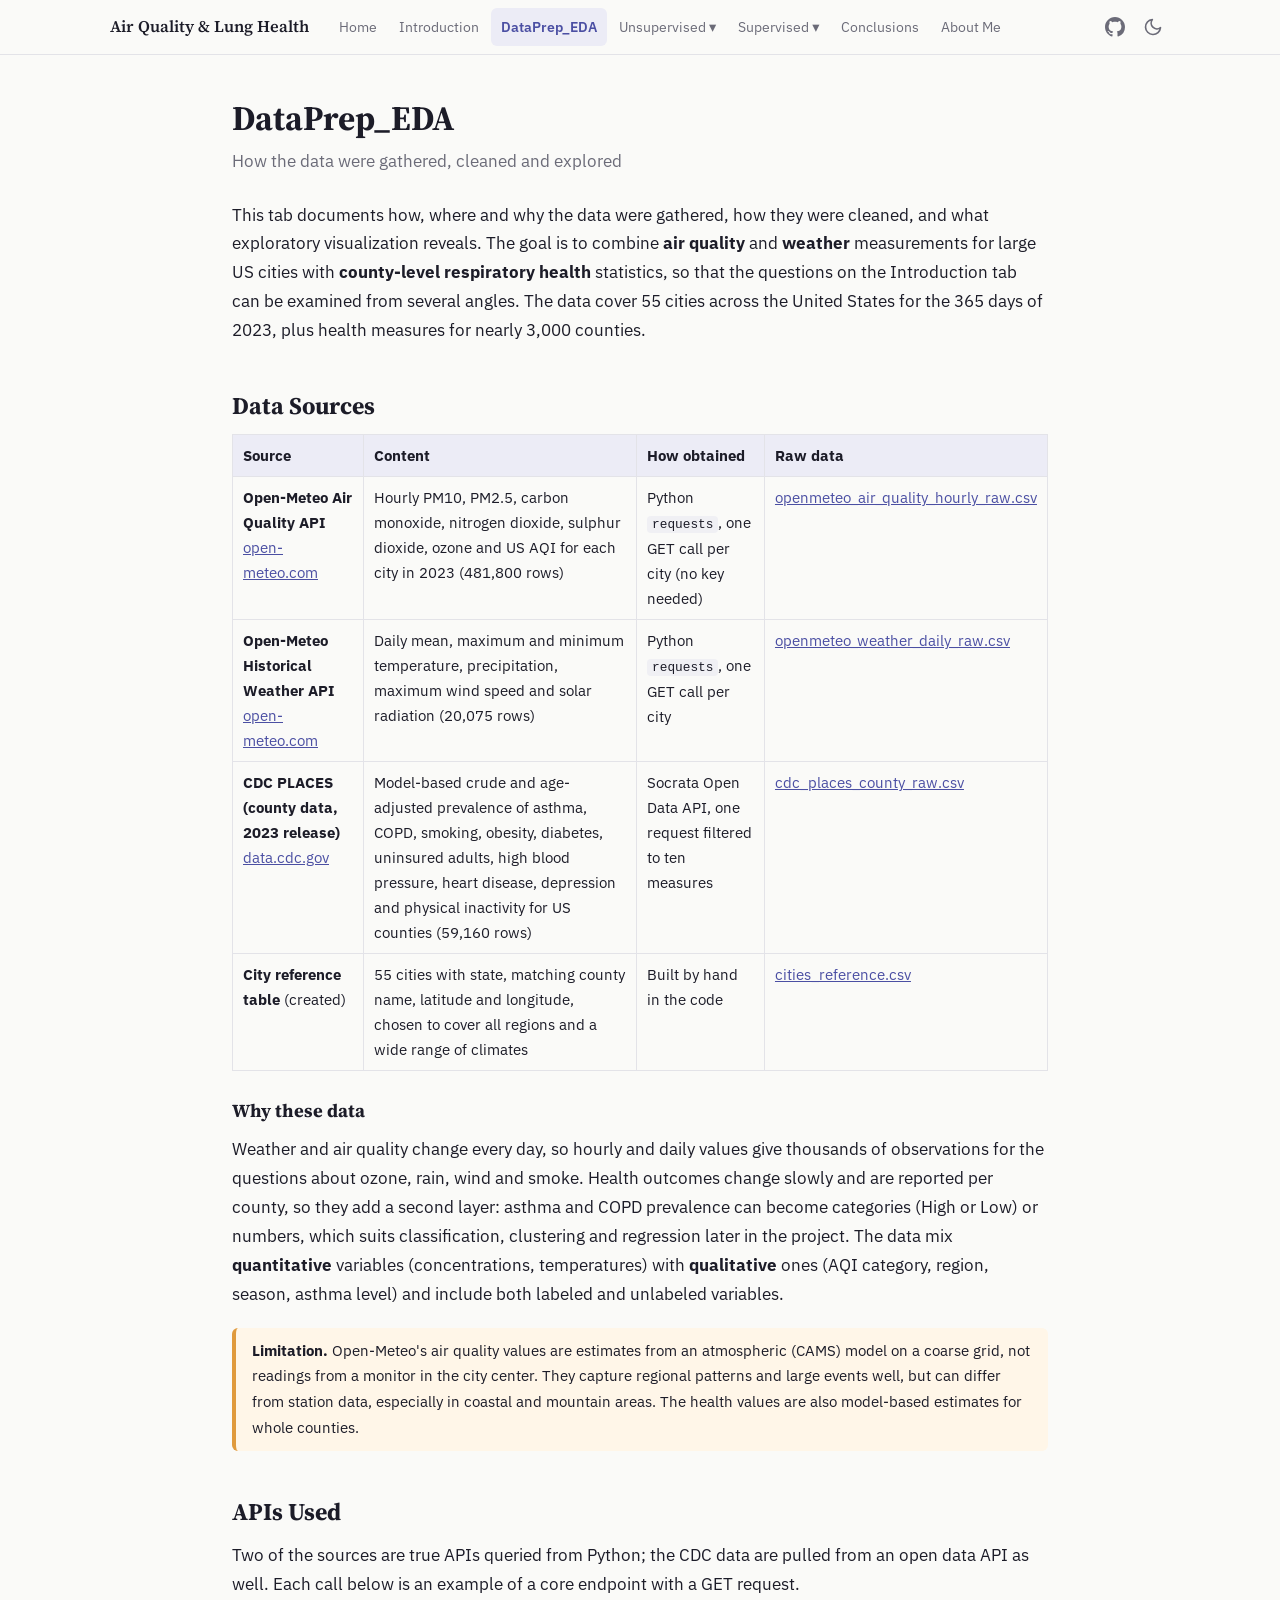
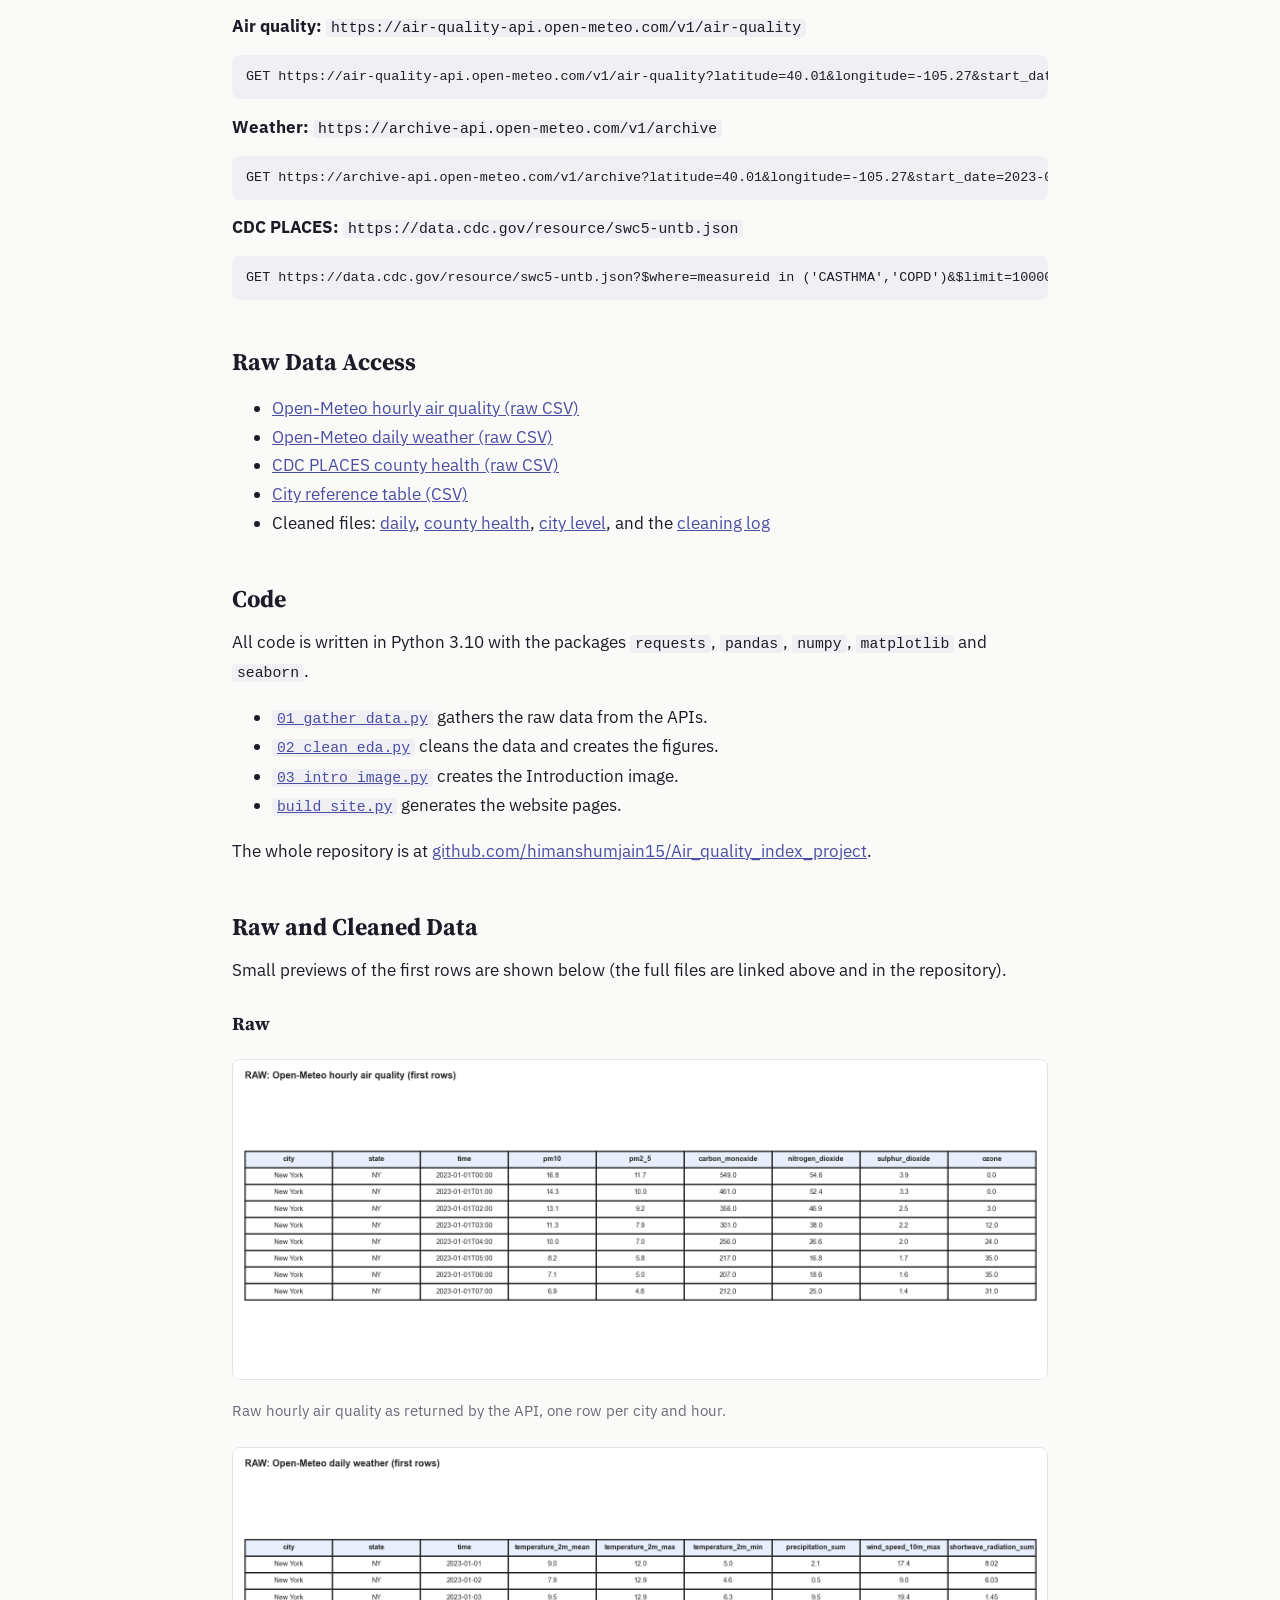
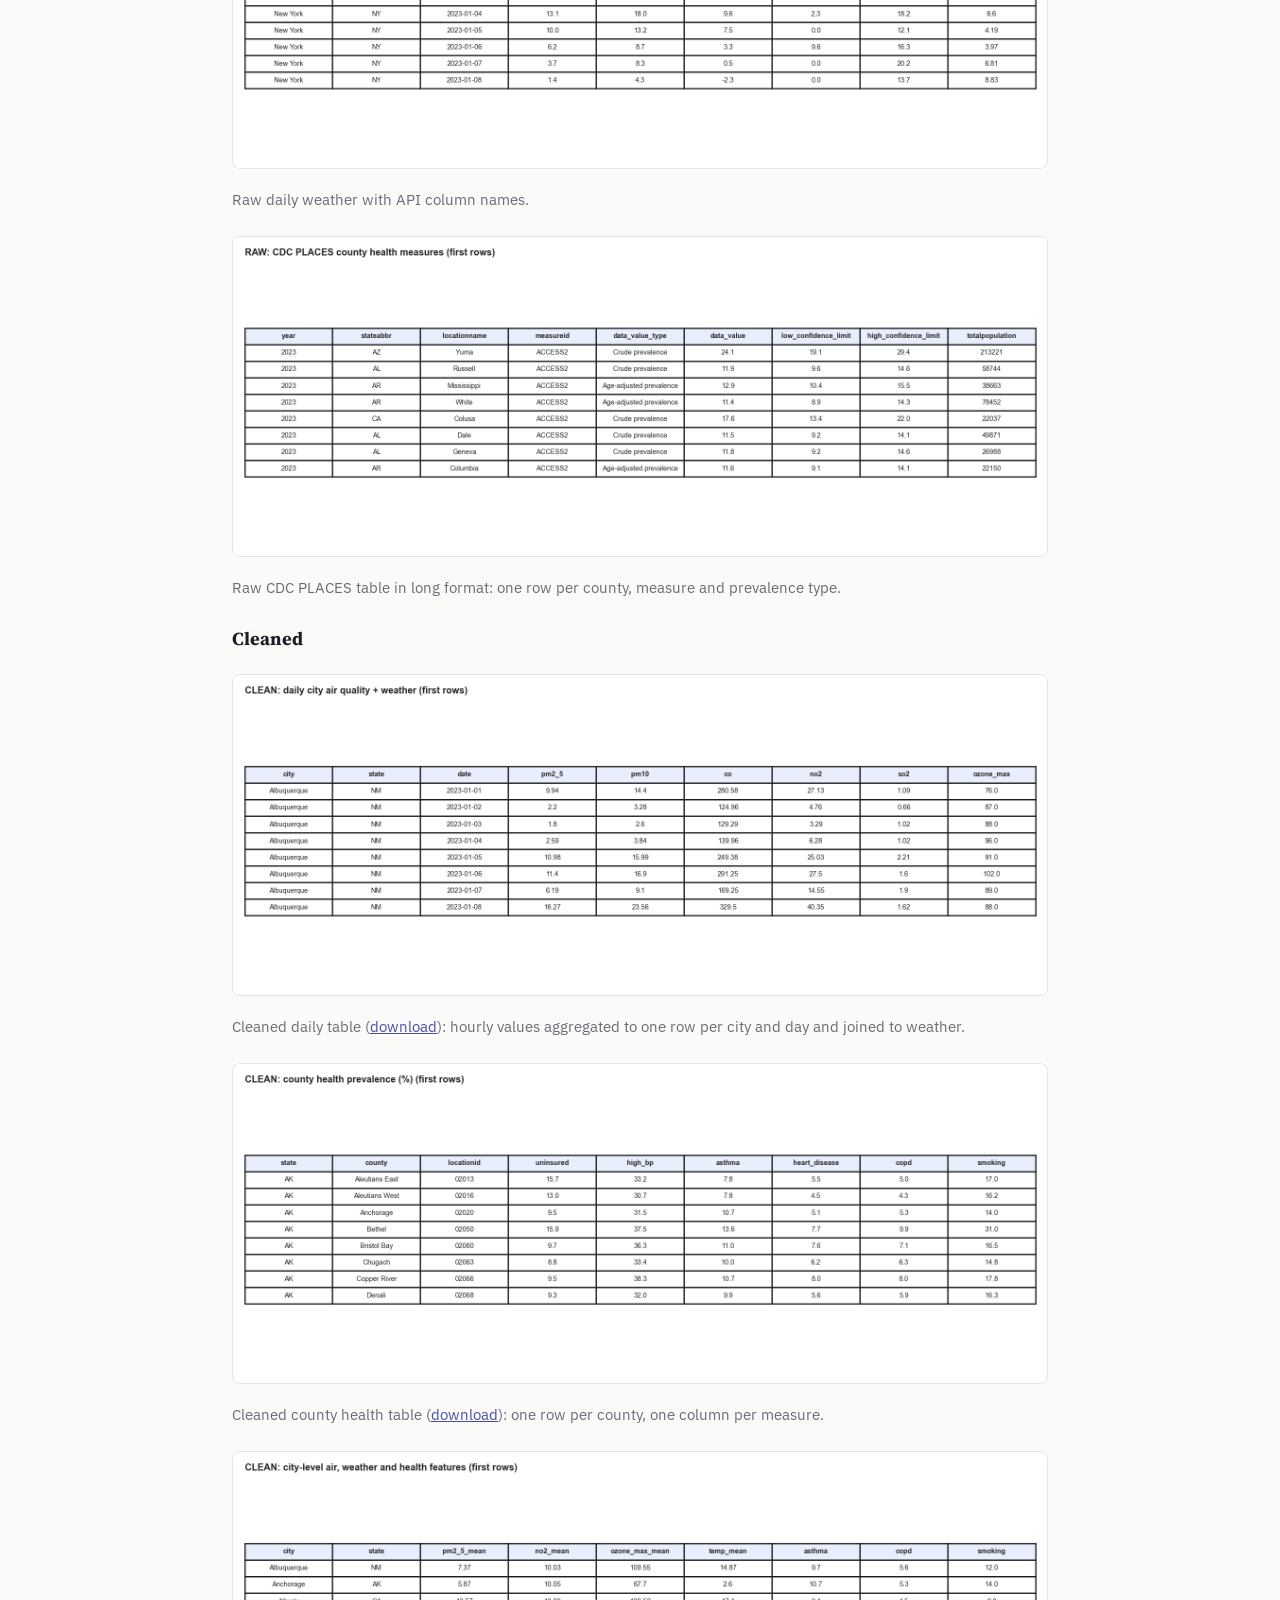
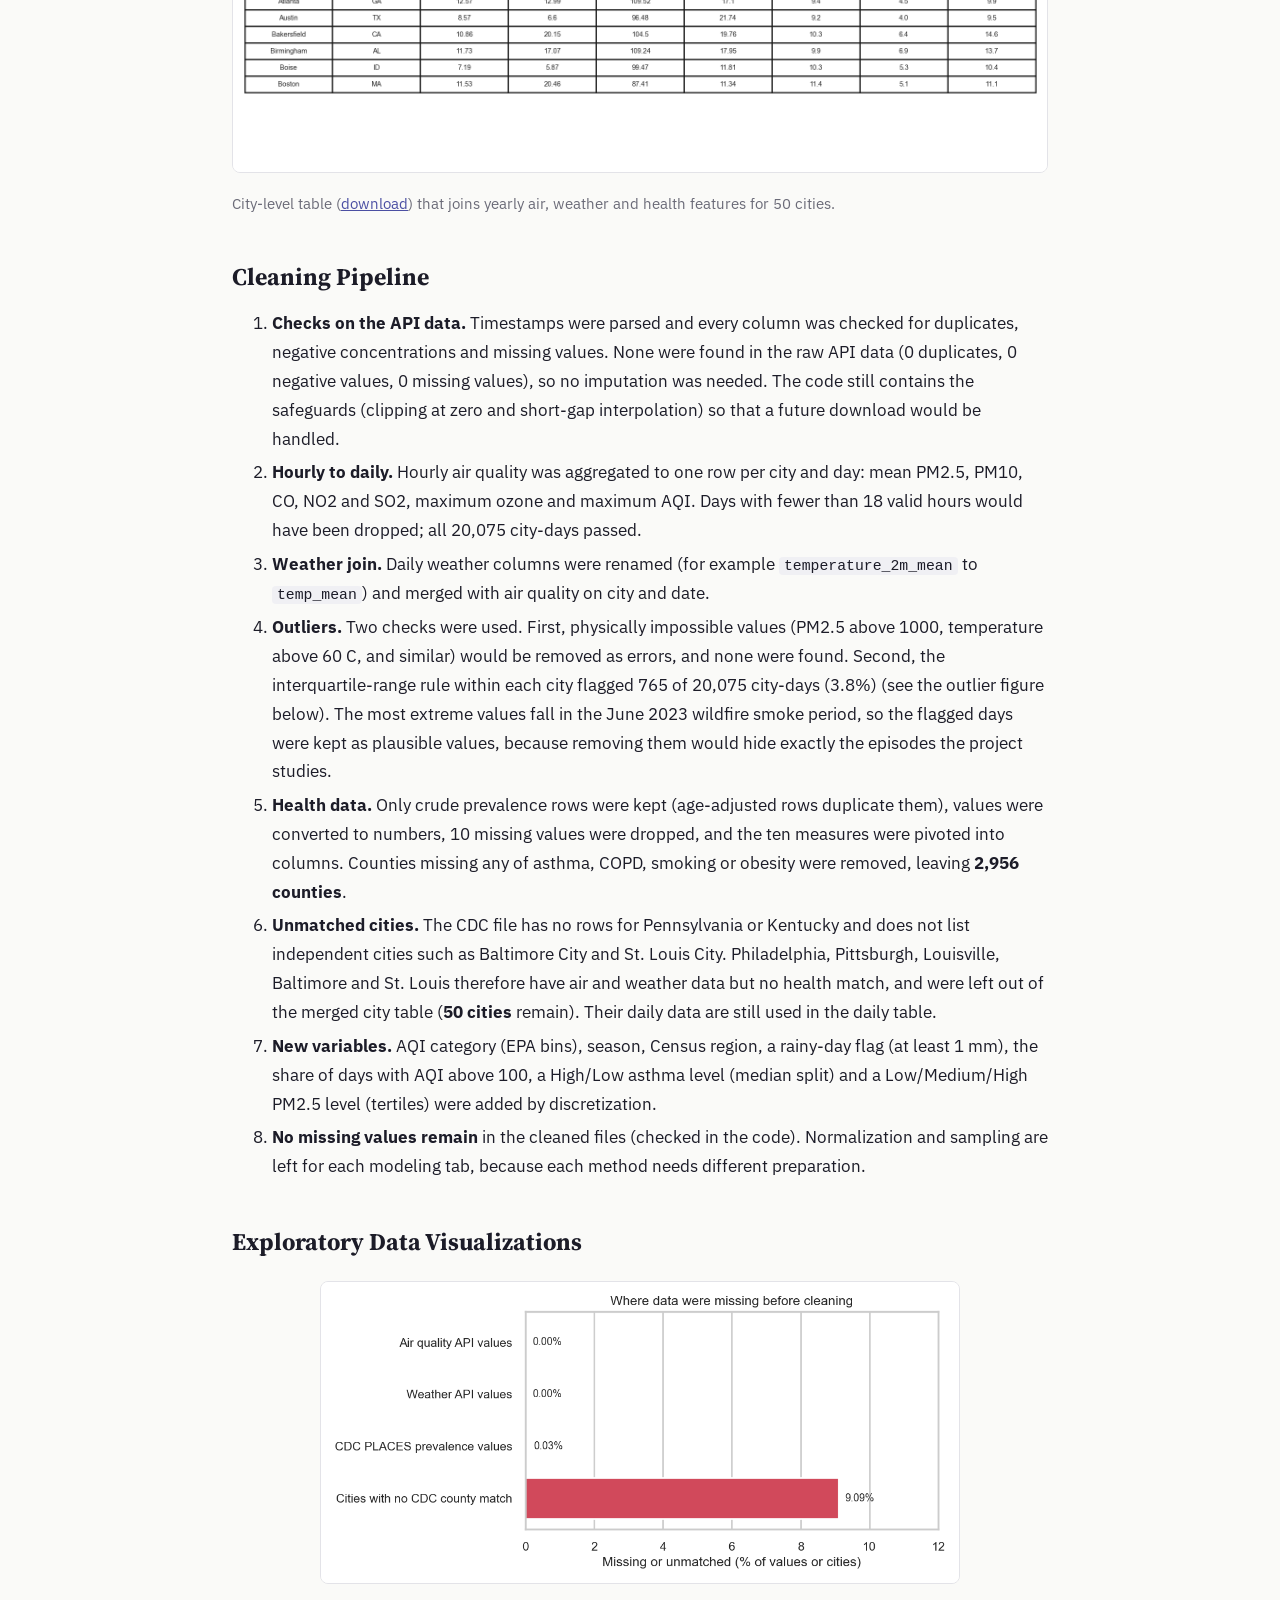
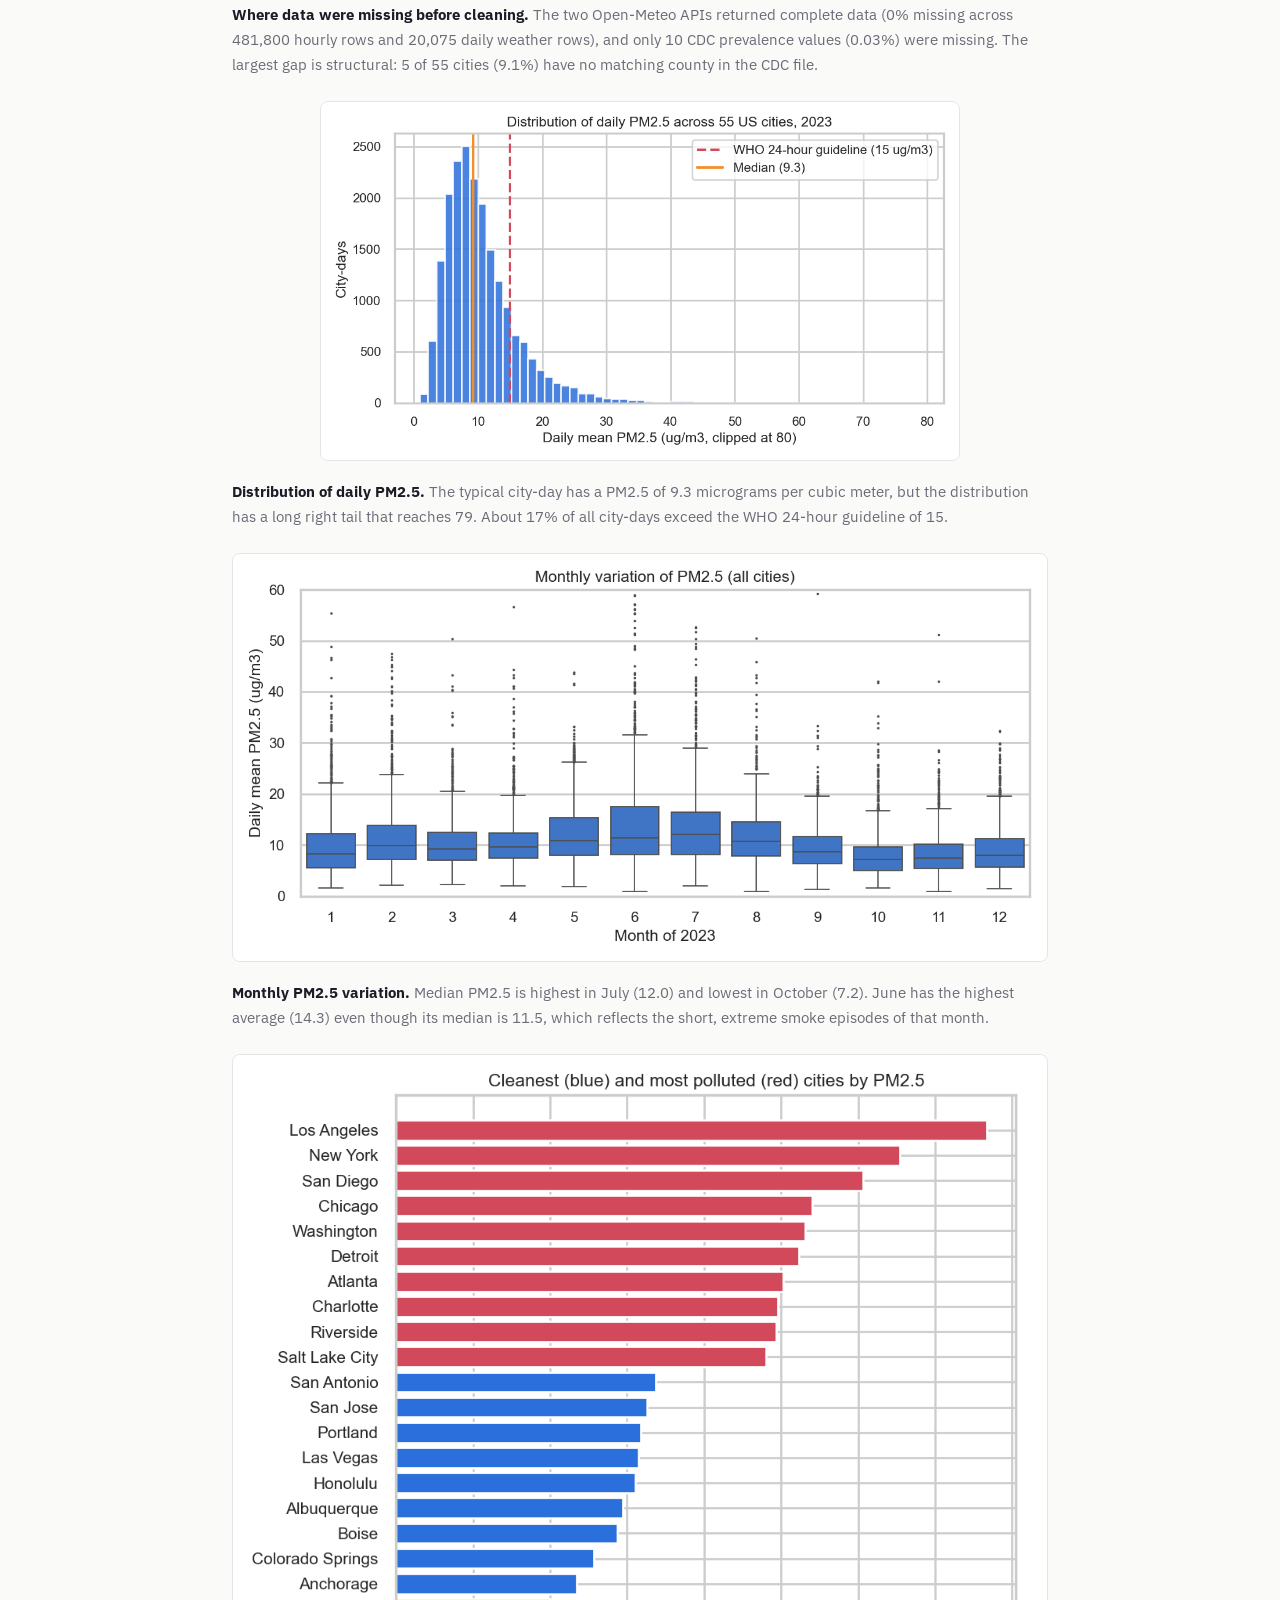
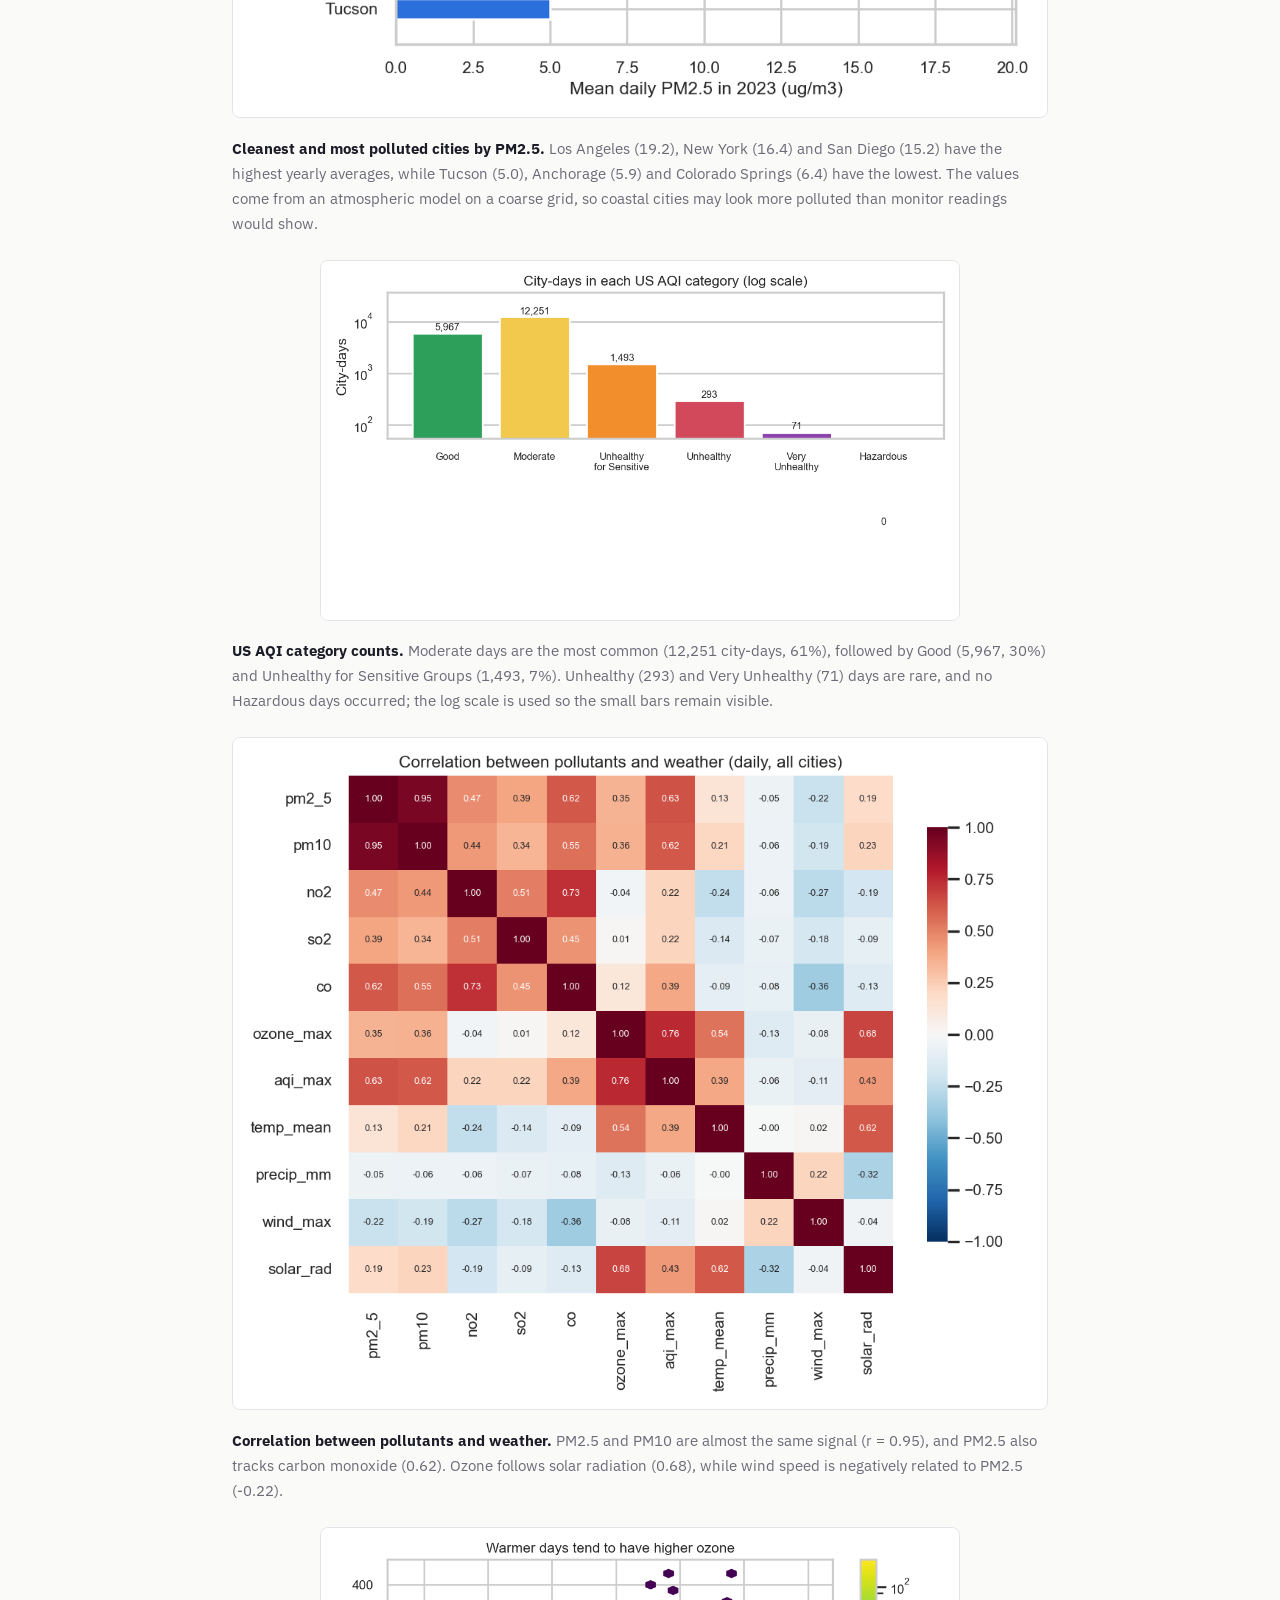
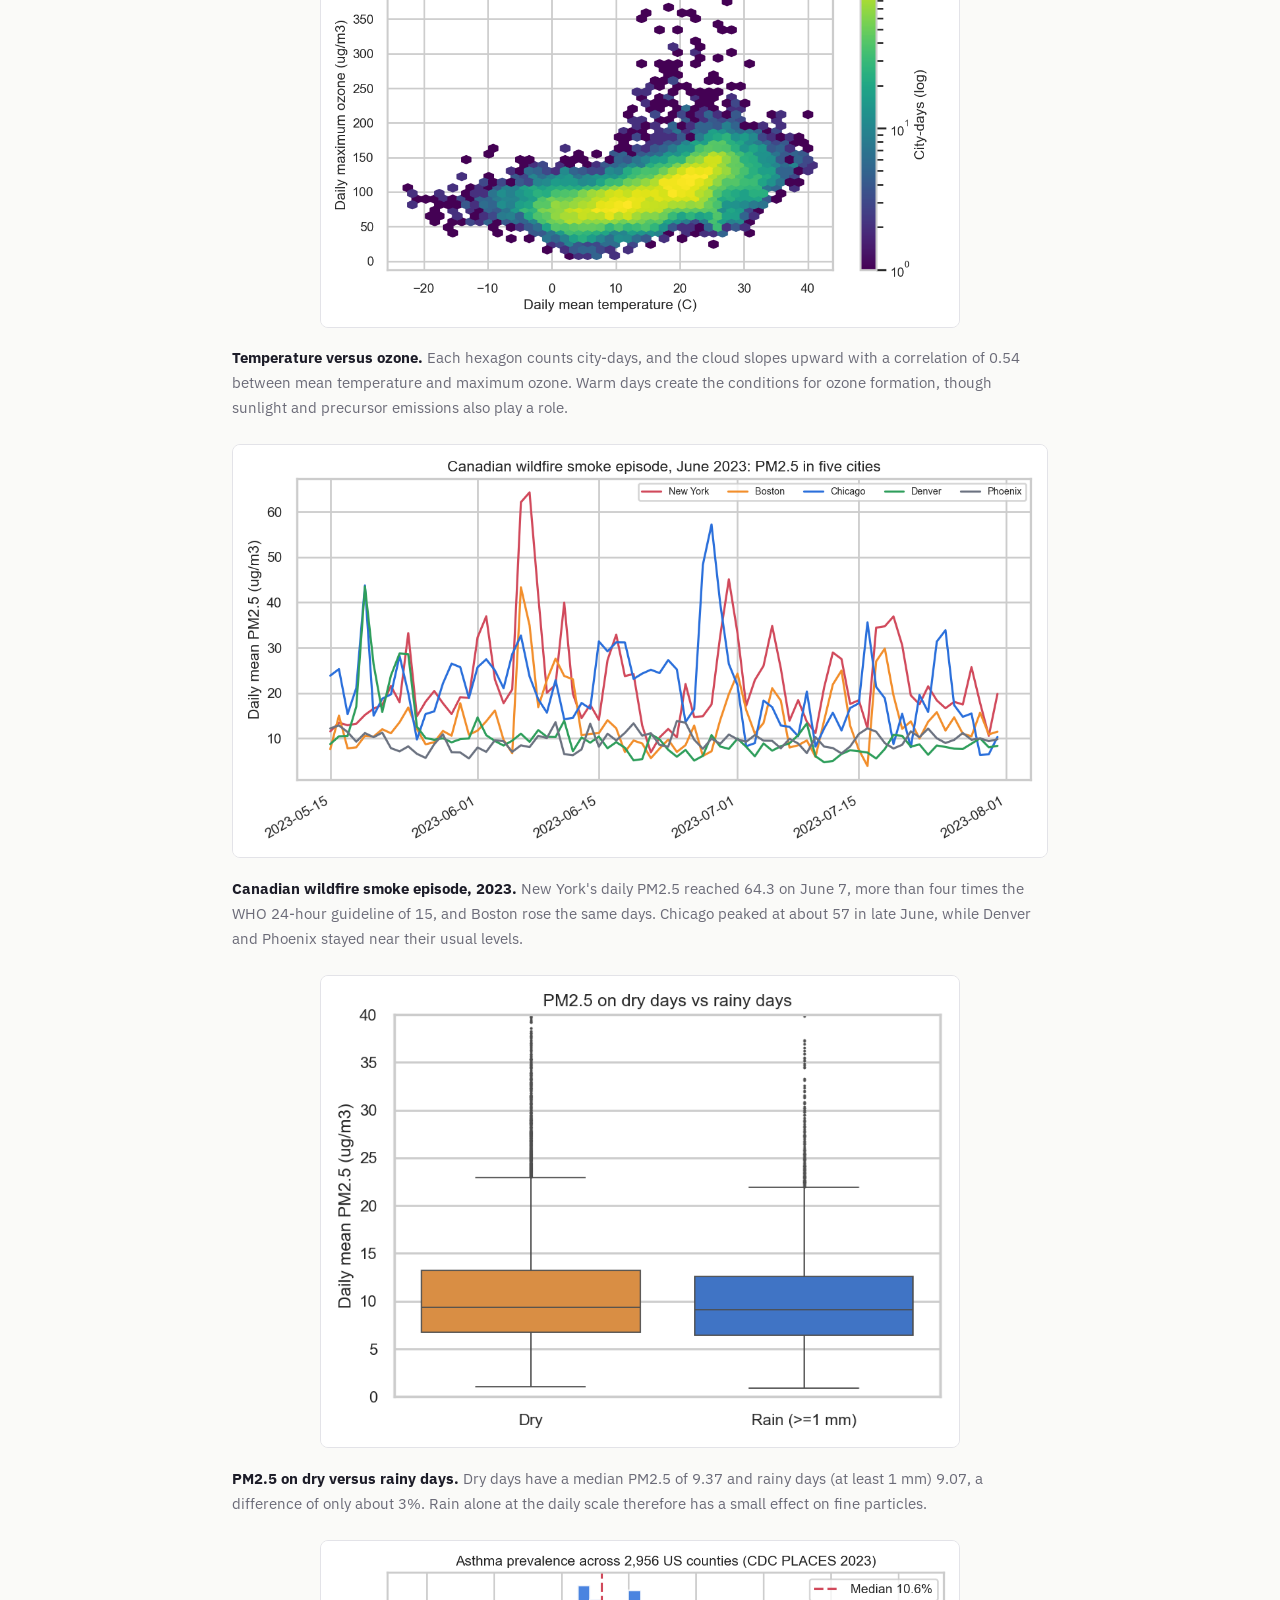
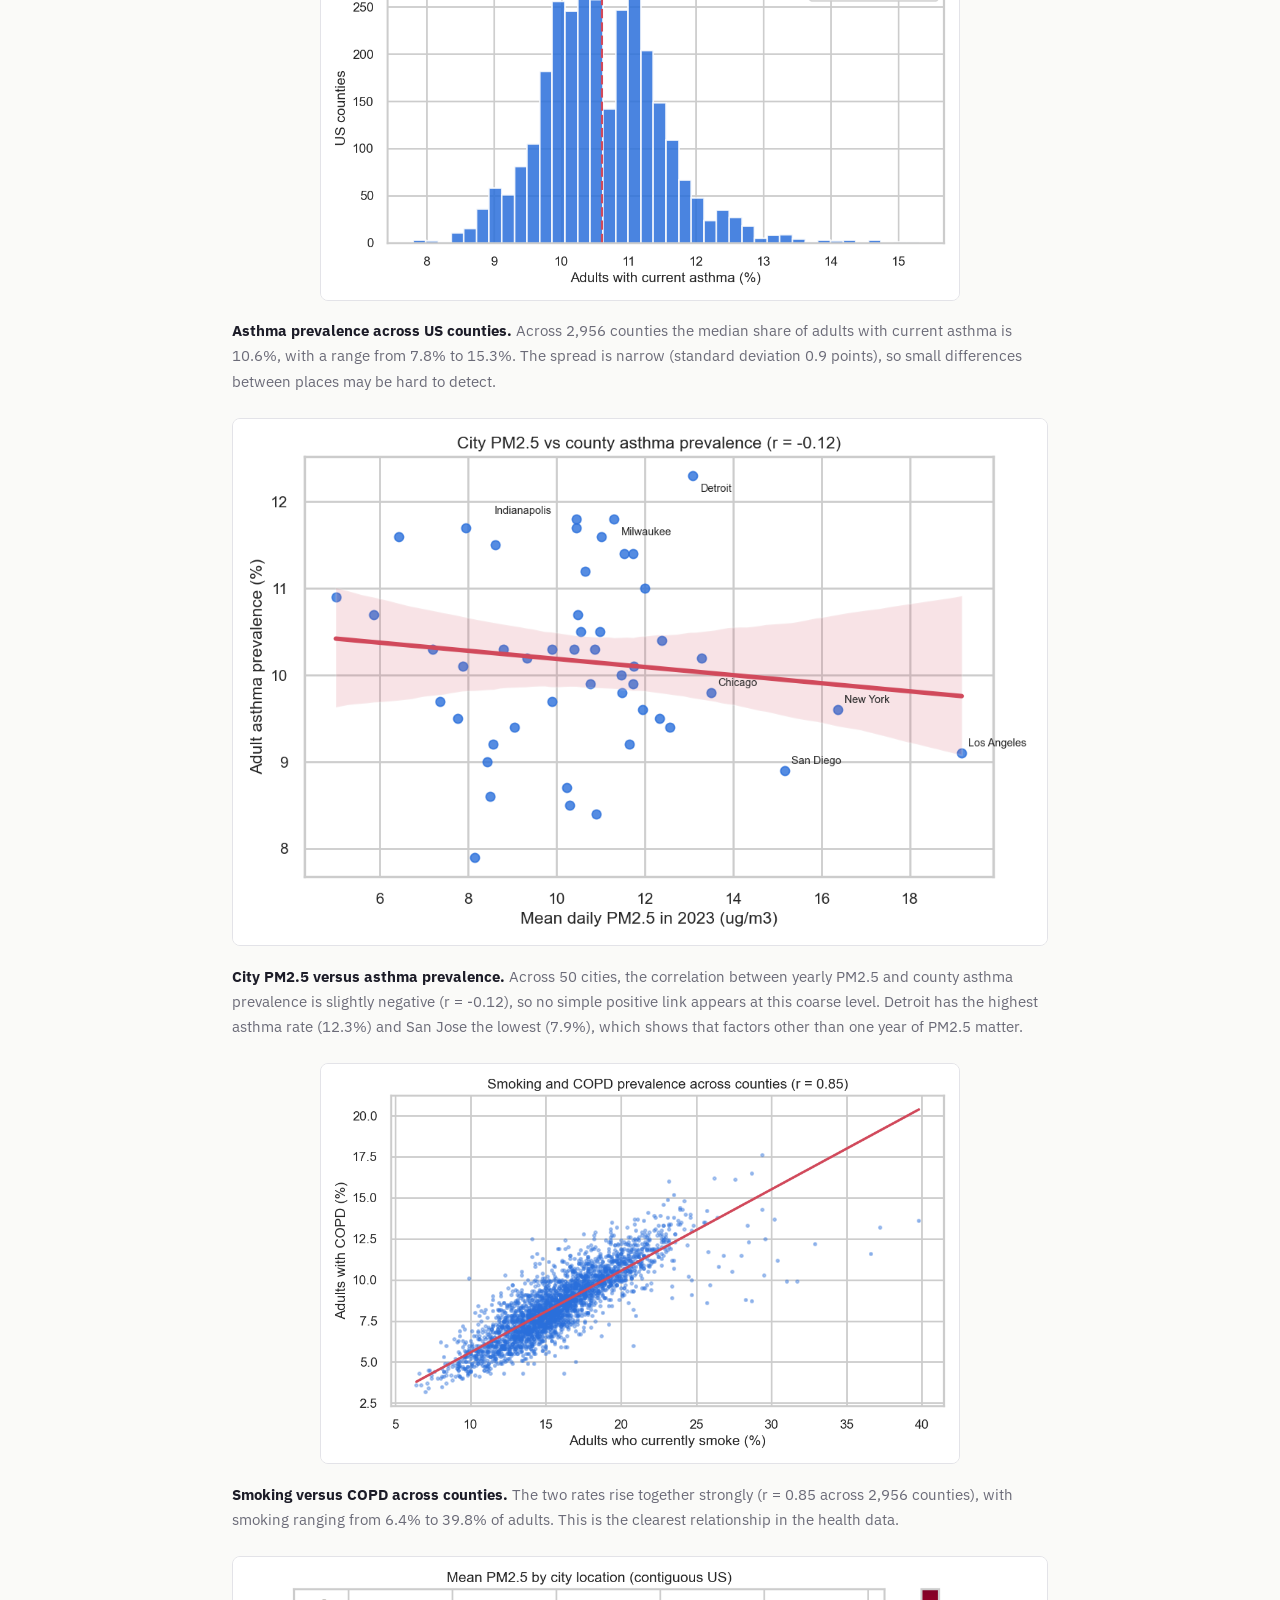
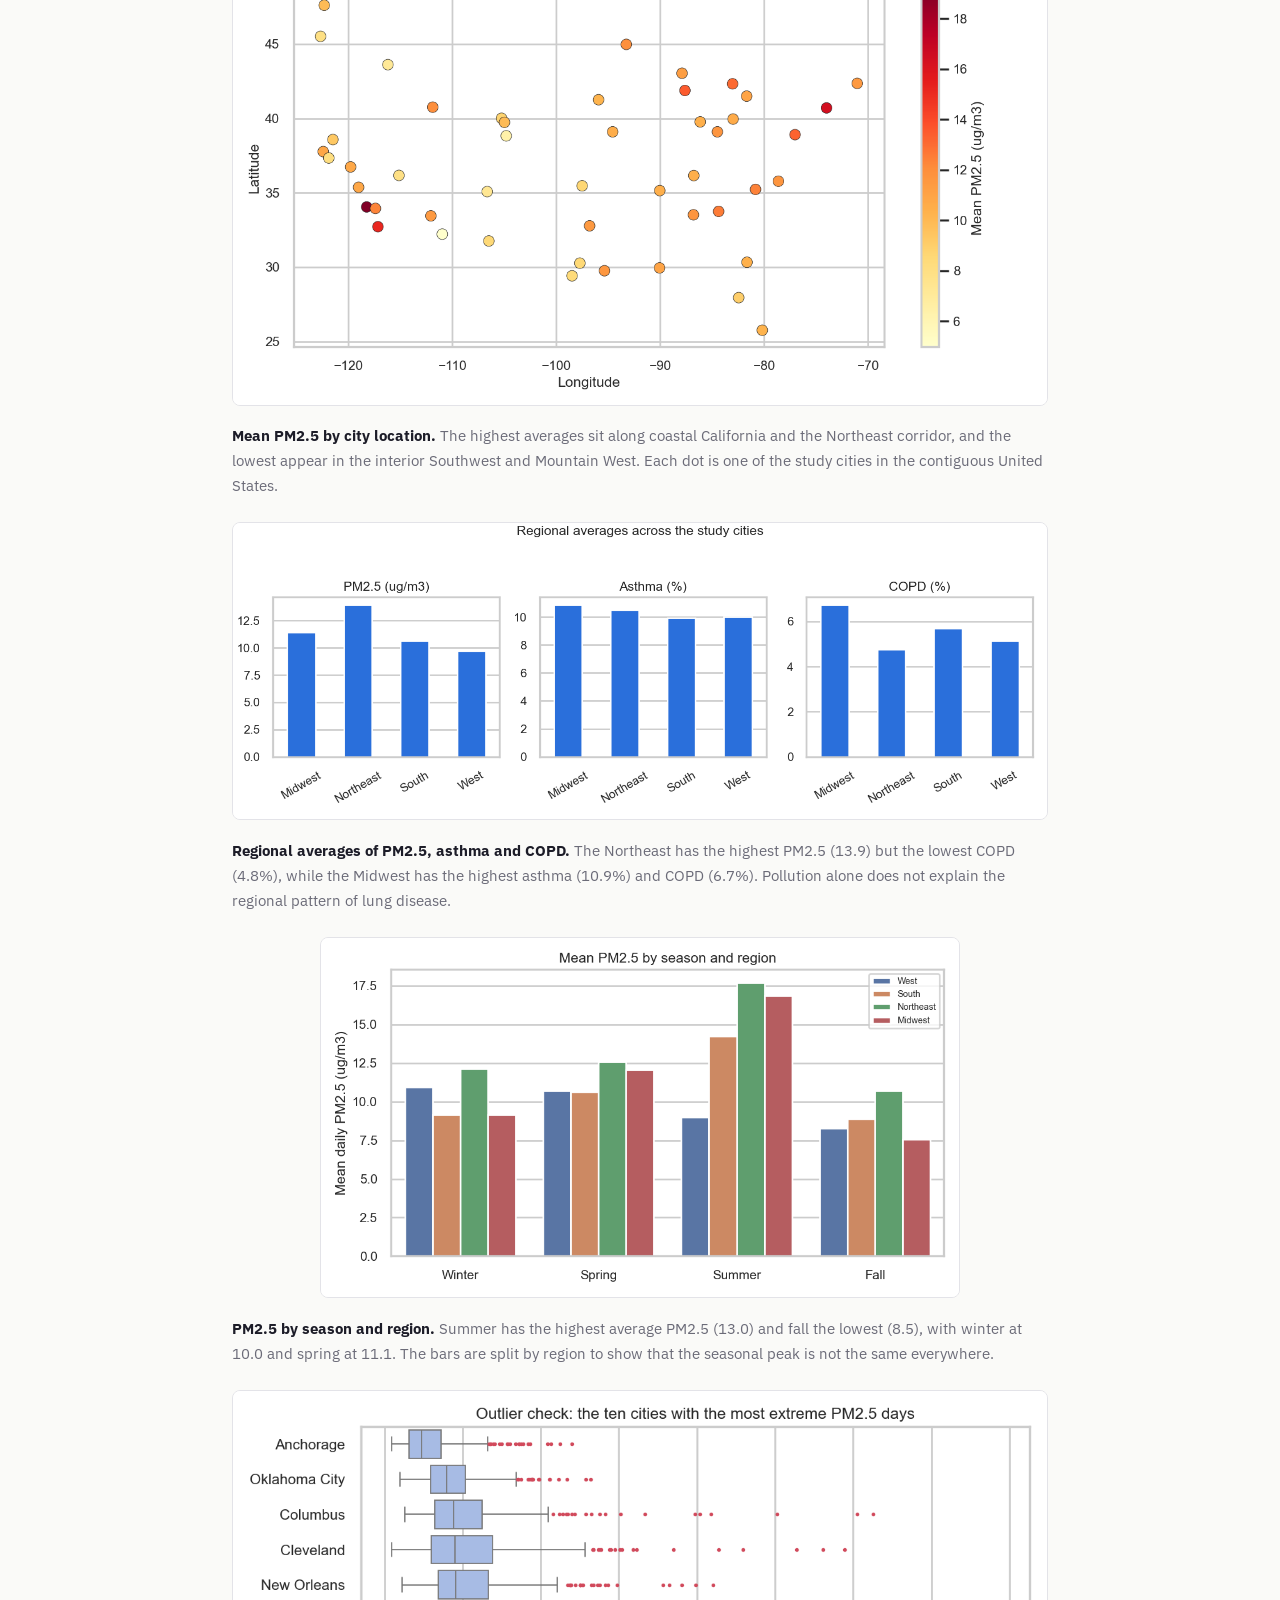
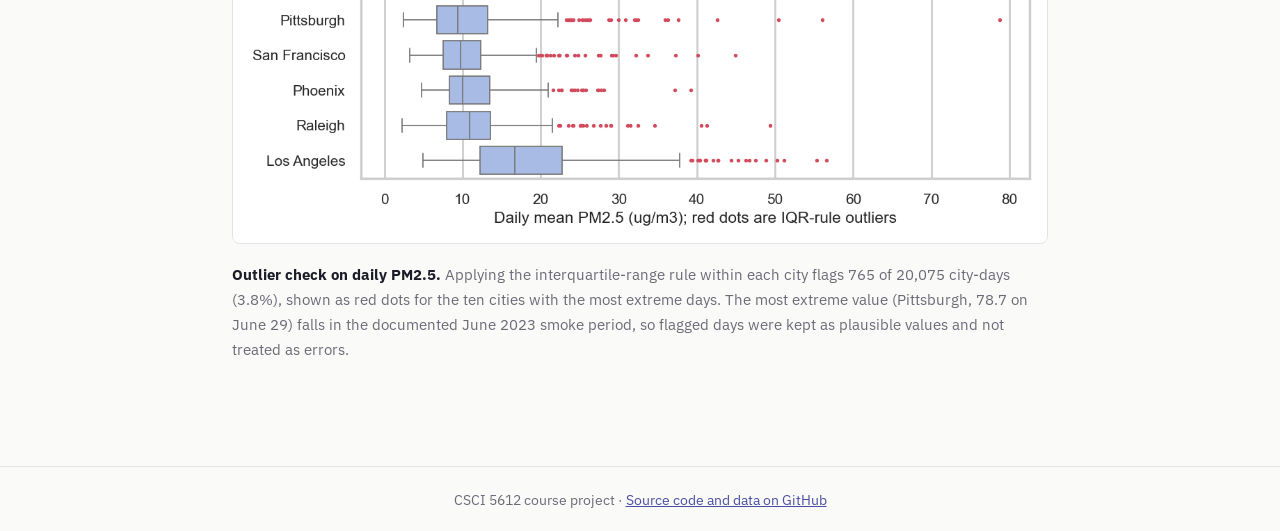
<file: dataprep_eda.html>
<!DOCTYPE html>
<html lang="en">
<head>
<meta charset="utf-8">
<meta name="viewport" content="width=device-width, initial-scale=1">
<title>DataPrep_EDA | Air Quality, Weather and Respiratory Health</title>
<link rel="preconnect" href="https://fonts.googleapis.com">
<link href="https://fonts.googleapis.com/css2?family=IBM+Plex+Sans:wght@400;500;600&family=Source+Serif+4:wght@500;600&display=swap" rel="stylesheet">
<script>(function(){try{var t=localStorage.getItem('theme');if(t)document.documentElement.setAttribute('data-theme',t);}catch(e){}})();</script>
<link rel="stylesheet" href="style.css">
</head>
<body>
<nav class="top"><div class="in">
<a class="brand" href="index.html">Air Quality &amp; Lung Health</a>
<ul><li><a href="index.html">Home</a></li><li><a href="introduction.html">Introduction</a></li><li><a href="dataprep_eda.html" class=active>DataPrep_EDA</a></li><li class="has-dd"><button class="" aria-haspopup="true">Unsupervised &#9662;</button><div class="dd"><a href="clustering.html">Clustering</a><a href="pca.html">PCA</a></div></li><li class="has-dd"><button class="" aria-haspopup="true">Supervised &#9662;</button><div class="dd"><a href="naivebayes.html">NaiveBayes</a><a href="dectrees.html">DecTrees</a><a href="regression.html">Regression</a><a href="adaboost.html">AdaBoost</a><a href="gradientboosting.html">GradientBoosting</a><a href="xgboost.html">XGBoost</a></div></li><li><a href="conclusions.html">Conclusions</a></li><li><a href="about.html">About Me</a></li></ul>
<div class="tools"><a href="https://github.com/himanshumjain15/Air_quality_index_project" aria-label="GitHub repository"><svg width="20" height="20" viewBox="0 0 16 16" fill="currentColor"><path d="M8 0C3.58 0 0 3.58 0 8c0 3.54 2.29 6.53 5.47 7.59.4.07.55-.17.55-.38 0-.19-.01-.82-.01-1.49-2.01.37-2.53-.49-2.69-.94-.09-.23-.48-.94-.82-1.13-.28-.15-.68-.52-.01-.53.63-.01 1.08.58 1.23.82.72 1.21 1.87.87 2.33.66.07-.52.28-.87.51-1.07-1.78-.2-3.64-.89-3.64-3.95 0-.87.31-1.59.82-2.15-.08-.2-.36-1.02.08-2.12 0 0 .67-.21 2.2.82.64-.18 1.32-.27 2-.27.68 0 1.36.09 2 .27 1.53-1.04 2.2-.82 2.2-.82.44 1.1.16 1.92.08 2.12.51.56.82 1.27.82 2.15 0 3.07-1.87 3.75-3.65 3.95.29.25.54.73.54 1.48 0 1.07-.01 1.93-.01 2.2 0 .21.15.46.55.38A8.01 8.01 0 0016 8c0-4.42-3.58-8-8-8z"/></svg></a>
<button id="theme" aria-label="Toggle dark mode"><svg width="20" height="20" viewBox="0 0 24 24" fill="none" stroke="currentColor" stroke-width="2" stroke-linecap="round" stroke-linejoin="round"><path d="M21 12.8A9 9 0 1111.2 3a7 7 0 009.8 9.8z"/></svg></button></div>
</div></nav>
<main>

<h1>DataPrep_EDA</h1>
<p class="sub">How the data were gathered, cleaned and explored</p>
<p>This tab documents how, where and why the data were gathered, how they were cleaned, and what exploratory visualization reveals. The goal is to combine <b>air quality</b> and <b>weather</b> measurements for large US cities with <b>county-level respiratory health</b> statistics, so that the questions on the Introduction tab can be examined from several angles. The data cover 55 cities across the United States for the 365 days of 2023, plus health measures for nearly 3,000 counties.</p>

<section>
<h2>Data Sources</h2>
<table>
<tr><th>Source</th><th>Content</th><th>How obtained</th><th>Raw data</th></tr>
<tr><td><b>Open-Meteo Air Quality API</b><br><a href="https://open-meteo.com/en/docs/air-quality-api">open-meteo.com</a></td>
<td>Hourly PM10, PM2.5, carbon monoxide, nitrogen dioxide, sulphur dioxide, ozone and US AQI for each city in 2023 (481,800 rows)</td>
<td>Python <code>requests</code>, one GET call per city (no key needed)</td>
<td><a href="data/raw/openmeteo_air_quality_hourly_raw.csv">openmeteo_air_quality_hourly_raw.csv</a></td></tr>
<tr><td><b>Open-Meteo Historical Weather API</b><br><a href="https://open-meteo.com/en/docs/historical-weather-api">open-meteo.com</a></td>
<td>Daily mean, maximum and minimum temperature, precipitation, maximum wind speed and solar radiation (20,075 rows)</td>
<td>Python <code>requests</code>, one GET call per city</td>
<td><a href="data/raw/openmeteo_weather_daily_raw.csv">openmeteo_weather_daily_raw.csv</a></td></tr>
<tr><td><b>CDC PLACES (county data, 2023 release)</b><br><a href="https://data.cdc.gov/500-Cities-Places/PLACES-Local-Data-for-Better-Health-County-Data-20/swc5-untb">data.cdc.gov</a></td>
<td>Model-based crude and age-adjusted prevalence of asthma, COPD, smoking, obesity, diabetes, uninsured adults, high blood pressure, heart disease, depression and physical inactivity for US counties (59,160 rows)</td>
<td>Socrata Open Data API, one request filtered to ten measures</td>
<td><a href="data/raw/cdc_places_county_raw.csv">cdc_places_county_raw.csv</a></td></tr>
<tr><td><b>City reference table</b> (created)</td>
<td>55 cities with state, matching county name, latitude and longitude, chosen to cover all regions and a wide range of climates</td>
<td>Built by hand in the code</td>
<td><a href="data/raw/cities_reference.csv">cities_reference.csv</a></td></tr>
</table>

<h3>Why these data</h3>
<p>Weather and air quality change every day, so hourly and daily values give thousands of observations for the questions about ozone, rain, wind and smoke. Health outcomes change slowly and are reported per county, so they add a second layer: asthma and COPD prevalence can become categories (High or Low) or numbers, which suits classification, clustering and regression later in the project. The data mix <b>quantitative</b> variables (concentrations, temperatures) with <b>qualitative</b> ones (AQI category, region, season, asthma level) and include both labeled and unlabeled variables.</p>
<div class="note"><b>Limitation.</b> Open-Meteo's air quality values are estimates from an atmospheric (CAMS) model on a coarse grid, not readings from a monitor in the city center. They capture regional patterns and large events well, but can differ from station data, especially in coastal and mountain areas. The health values are also model-based estimates for whole counties.</div>
</section>

<section>
<h2>APIs Used</h2>
<p>Two of the sources are true APIs queried from Python; the CDC data are pulled from an open data API as well. Each call below is an example of a core endpoint with a GET request.</p>
<p><b>Air quality:</b> <code>https://air-quality-api.open-meteo.com/v1/air-quality</code></p>
<pre>GET https://air-quality-api.open-meteo.com/v1/air-quality?latitude=40.01&amp;longitude=-105.27&amp;start_date=2023-01-01&amp;end_date=2023-12-31&amp;hourly=pm10,pm2_5,carbon_monoxide,nitrogen_dioxide,sulphur_dioxide,ozone,us_aqi&amp;timezone=auto</pre>
<p><b>Weather:</b> <code>https://archive-api.open-meteo.com/v1/archive</code></p>
<pre>GET https://archive-api.open-meteo.com/v1/archive?latitude=40.01&amp;longitude=-105.27&amp;start_date=2023-01-01&amp;end_date=2023-12-31&amp;daily=temperature_2m_mean,precipitation_sum,wind_speed_10m_max&amp;timezone=auto</pre>
<p><b>CDC PLACES:</b> <code>https://data.cdc.gov/resource/swc5-untb.json</code></p>
<pre>GET https://data.cdc.gov/resource/swc5-untb.json?$where=measureid in ('CASTHMA','COPD')&amp;$limit=100000</pre>

</section>

<section>
<h2>Raw Data Access</h2>
<ul>
<li><a href="data/raw/openmeteo_air_quality_hourly_raw.csv">Open-Meteo hourly air quality (raw CSV)</a></li>
<li><a href="data/raw/openmeteo_weather_daily_raw.csv">Open-Meteo daily weather (raw CSV)</a></li>
<li><a href="data/raw/cdc_places_county_raw.csv">CDC PLACES county health (raw CSV)</a></li>
<li><a href="data/raw/cities_reference.csv">City reference table (CSV)</a></li>
<li>Cleaned files: <a href="data/clean/daily_city_air_weather_clean.csv">daily</a>, <a href="data/clean/county_health_clean.csv">county health</a>, <a href="data/clean/city_air_weather_health_clean.csv">city level</a>, and the <a href="data/clean/cleaning_log.txt">cleaning log</a></li>
</ul>
</section>

<section>
<h2>Code</h2>
<p>All code is written in Python 3.10 with the packages <code>requests</code>, <code>pandas</code>, <code>numpy</code>, <code>matplotlib</code> and <code>seaborn</code>.</p>
<ul>
<li><a href="https://github.com/himanshumjain15/Air_quality_index_project/blob/main/code/01_gather_data.py"><code>01_gather_data.py</code></a> gathers the raw data from the APIs.</li>
<li><a href="https://github.com/himanshumjain15/Air_quality_index_project/blob/main/code/02_clean_eda.py"><code>02_clean_eda.py</code></a> cleans the data and creates the figures.</li>
<li><a href="https://github.com/himanshumjain15/Air_quality_index_project/blob/main/code/03_intro_image.py"><code>03_intro_image.py</code></a> creates the Introduction image.</li>
<li><a href="https://github.com/himanshumjain15/Air_quality_index_project/blob/main/code/build_site.py"><code>build_site.py</code></a> generates the website pages.</li>
</ul>
<p>The whole repository is at <a href="https://github.com/himanshumjain15/Air_quality_index_project">github.com/himanshumjain15/Air_quality_index_project</a>.</p>
</section>

<section>
<h2>Raw and Cleaned Data</h2>
<p>Small previews of the first rows are shown below (the full files are linked above and in the repository).</p>
<h3>Raw</h3>
<figure><img src="images/raw_air_quality.png" alt="Raw air quality"><figcaption>Raw hourly air quality as returned by the API, one row per city and hour.</figcaption></figure>
<figure><img src="images/raw_weather.png" alt="Raw weather"><figcaption>Raw daily weather with API column names.</figcaption></figure>
<figure><img src="images/raw_cdc_places.png" alt="Raw CDC PLACES"><figcaption>Raw CDC PLACES table in long format: one row per county, measure and prevalence type.</figcaption></figure>
<h3>Cleaned</h3>
<figure><img src="images/clean_daily.png" alt="Clean daily"><figcaption>Cleaned daily table (<a href="data/clean/daily_city_air_weather_clean.csv">download</a>): hourly values aggregated to one row per city and day and joined to weather.</figcaption></figure>
<figure><img src="images/clean_health.png" alt="Clean health"><figcaption>Cleaned county health table (<a href="data/clean/county_health_clean.csv">download</a>): one row per county, one column per measure.</figcaption></figure>
<figure><img src="images/clean_city.png" alt="Clean city"><figcaption>City-level table (<a href="data/clean/city_air_weather_health_clean.csv">download</a>) that joins yearly air, weather and health features for 50 cities.</figcaption></figure>
</section>

<section>
<h2>Cleaning Pipeline</h2>
<ol>
<li><b>Checks on the API data.</b> Timestamps were parsed and every column was checked for duplicates, negative concentrations and missing values. None were found in the raw API data (0 duplicates, 0 negative values, 0 missing values), so no imputation was needed. The code still contains the safeguards (clipping at zero and short-gap interpolation) so that a future download would be handled.</li>
<li><b>Hourly to daily.</b> Hourly air quality was aggregated to one row per city and day: mean PM2.5, PM10, CO, NO2 and SO2, maximum ozone and maximum AQI. Days with fewer than 18 valid hours would have been dropped; all 20,075 city-days passed.</li>
<li><b>Weather join.</b> Daily weather columns were renamed (for example <code>temperature_2m_mean</code> to <code>temp_mean</code>) and merged with air quality on city and date.</li>
<li><b>Outliers.</b> Two checks were used. First, physically impossible values (PM2.5 above 1000, temperature above 60 C, and similar) would be removed as errors, and none were found. Second, the interquartile-range rule within each city flagged 765 of 20,075 city-days (3.8%) (see the outlier figure below). The most extreme values fall in the June 2023 wildfire smoke period, so the flagged days were kept as plausible values, because removing them would hide exactly the episodes the project studies.</li>
<li><b>Health data.</b> Only crude prevalence rows were kept (age-adjusted rows duplicate them), values were converted to numbers, 10 missing values were dropped, and the ten measures were pivoted into columns. Counties missing any of asthma, COPD, smoking or obesity were removed, leaving <b>2,956 counties</b>.</li>
<li><b>Unmatched cities.</b> The CDC file has no rows for Pennsylvania or Kentucky and does not list independent cities such as Baltimore City and St. Louis City. Philadelphia, Pittsburgh, Louisville, Baltimore and St. Louis therefore have air and weather data but no health match, and were left out of the merged city table (<b>50 cities</b> remain). Their daily data are still used in the daily table.</li>
<li><b>New variables.</b> AQI category (EPA bins), season, Census region, a rainy-day flag (at least 1 mm), the share of days with AQI above 100, a High/Low asthma level (median split) and a Low/Medium/High PM2.5 level (tertiles) were added by discretization.</li>
<li><b>No missing values remain</b> in the cleaned files (checked in the code). Normalization and sampling are left for each modeling tab, because each method needs different preparation.</li>
</ol>
</section>

<section>
<h2>Exploratory Data Visualizations</h2>
<figure class="small"><a href="images/eda_01_missing_raw.png"><img src="images/eda_01_missing_raw.png" alt="Where data were missing before cleaning"></a><figcaption><b>Where data were missing before cleaning.</b> The two Open-Meteo APIs returned complete data (0% missing across 481,800 hourly rows and 20,075 daily weather rows), and only 10 CDC prevalence values (0.03%) were missing. The largest gap is structural: 5 of 55 cities (9.1%) have no matching county in the CDC file.</figcaption></figure>
<figure class="small"><a href="images/eda_02_pm25_distribution.png"><img src="images/eda_02_pm25_distribution.png" alt="Distribution of daily PM2.5"></a><figcaption><b>Distribution of daily PM2.5.</b> The typical city-day has a PM2.5 of 9.3 micrograms per cubic meter, but the distribution has a long right tail that reaches 79. About 17% of all city-days exceed the WHO 24-hour guideline of 15.</figcaption></figure>
<figure><a href="images/eda_03_monthly_pm25.png"><img src="images/eda_03_monthly_pm25.png" alt="Monthly PM2.5 variation"></a><figcaption><b>Monthly PM2.5 variation.</b> Median PM2.5 is highest in July (12.0) and lowest in October (7.2). June has the highest average (14.3) even though its median is 11.5, which reflects the short, extreme smoke episodes of that month.</figcaption></figure>
<figure><a href="images/eda_04_city_ranking.png"><img src="images/eda_04_city_ranking.png" alt="Cleanest and most polluted cities by PM2.5"></a><figcaption><b>Cleanest and most polluted cities by PM2.5.</b> Los Angeles (19.2), New York (16.4) and San Diego (15.2) have the highest yearly averages, while Tucson (5.0), Anchorage (5.9) and Colorado Springs (6.4) have the lowest. The values come from an atmospheric model on a coarse grid, so coastal cities may look more polluted than monitor readings would show.</figcaption></figure>
<figure class="small"><a href="images/eda_05_aqi_categories.png"><img src="images/eda_05_aqi_categories.png" alt="US AQI category counts"></a><figcaption><b>US AQI category counts.</b> Moderate days are the most common (12,251 city-days, 61%), followed by Good (5,967, 30%) and Unhealthy for Sensitive Groups (1,493, 7%). Unhealthy (293) and Very Unhealthy (71) days are rare, and no Hazardous days occurred; the log scale is used so the small bars remain visible.</figcaption></figure>
<figure><a href="images/eda_06_correlation_heatmap.png"><img src="images/eda_06_correlation_heatmap.png" alt="Correlation between pollutants and weather"></a><figcaption><b>Correlation between pollutants and weather.</b> PM2.5 and PM10 are almost the same signal (r = 0.95), and PM2.5 also tracks carbon monoxide (0.62). Ozone follows solar radiation (0.68), while wind speed is negatively related to PM2.5 (-0.22).</figcaption></figure>
<figure class="small"><a href="images/eda_07_temp_ozone.png"><img src="images/eda_07_temp_ozone.png" alt="Temperature versus ozone"></a><figcaption><b>Temperature versus ozone.</b> Each hexagon counts city-days, and the cloud slopes upward with a correlation of 0.54 between mean temperature and maximum ozone. Warm days create the conditions for ozone formation, though sunlight and precursor emissions also play a role.</figcaption></figure>
<figure><a href="images/eda_08_wildfire_episode.png"><img src="images/eda_08_wildfire_episode.png" alt="Canadian wildfire smoke episode, 2023"></a><figcaption><b>Canadian wildfire smoke episode, 2023.</b> New York's daily PM2.5 reached 64.3 on June 7, more than four times the WHO 24-hour guideline of 15, and Boston rose the same days. Chicago peaked at about 57 in late June, while Denver and Phoenix stayed near their usual levels.</figcaption></figure>
<figure class="small"><a href="images/eda_09_rain_vs_dry.png"><img src="images/eda_09_rain_vs_dry.png" alt="PM2.5 on dry versus rainy days"></a><figcaption><b>PM2.5 on dry versus rainy days.</b> Dry days have a median PM2.5 of 9.37 and rainy days (at least 1 mm) 9.07, a difference of only about 3%. Rain alone at the daily scale therefore has a small effect on fine particles.</figcaption></figure>
<figure class="small"><a href="images/eda_10_asthma_distribution.png"><img src="images/eda_10_asthma_distribution.png" alt="Asthma prevalence across US counties"></a><figcaption><b>Asthma prevalence across US counties.</b> Across 2,956 counties the median share of adults with current asthma is 10.6%, with a range from 7.8% to 15.3%. The spread is narrow (standard deviation 0.9 points), so small differences between places may be hard to detect.</figcaption></figure>
<figure><a href="images/eda_11_pm25_vs_asthma.png"><img src="images/eda_11_pm25_vs_asthma.png" alt="City PM2.5 versus asthma prevalence"></a><figcaption><b>City PM2.5 versus asthma prevalence.</b> Across 50 cities, the correlation between yearly PM2.5 and county asthma prevalence is slightly negative (r = -0.12), so no simple positive link appears at this coarse level. Detroit has the highest asthma rate (12.3%) and San Jose the lowest (7.9%), which shows that factors other than one year of PM2.5 matter.</figcaption></figure>
<figure class="small"><a href="images/eda_12_smoking_vs_copd.png"><img src="images/eda_12_smoking_vs_copd.png" alt="Smoking versus COPD across counties"></a><figcaption><b>Smoking versus COPD across counties.</b> The two rates rise together strongly (r = 0.85 across 2,956 counties), with smoking ranging from 6.4% to 39.8% of adults. This is the clearest relationship in the health data.</figcaption></figure>
<figure><a href="images/eda_13_pm25_map.png"><img src="images/eda_13_pm25_map.png" alt="Mean PM2.5 by city location"></a><figcaption><b>Mean PM2.5 by city location.</b> The highest averages sit along coastal California and the Northeast corridor, and the lowest appear in the interior Southwest and Mountain West. Each dot is one of the study cities in the contiguous United States.</figcaption></figure>
<figure><a href="images/eda_14_regions.png"><img src="images/eda_14_regions.png" alt="Regional averages of PM2.5, asthma and COPD"></a><figcaption><b>Regional averages of PM2.5, asthma and COPD.</b> The Northeast has the highest PM2.5 (13.9) but the lowest COPD (4.8%), while the Midwest has the highest asthma (10.9%) and COPD (6.7%). Pollution alone does not explain the regional pattern of lung disease.</figcaption></figure>
<figure class="small"><a href="images/eda_15_season_region.png"><img src="images/eda_15_season_region.png" alt="PM2.5 by season and region"></a><figcaption><b>PM2.5 by season and region.</b> Summer has the highest average PM2.5 (13.0) and fall the lowest (8.5), with winter at 10.0 and spring at 11.1. The bars are split by region to show that the seasonal peak is not the same everywhere.</figcaption></figure>
<figure><a href="images/eda_16_outlier_check.png"><img src="images/eda_16_outlier_check.png" alt="Outlier check on daily PM2.5"></a><figcaption><b>Outlier check on daily PM2.5.</b> Applying the interquartile-range rule within each city flags 765 of 20,075 city-days (3.8%), shown as red dots for the ten cities with the most extreme days. The most extreme value (Pittsburgh, 78.7 on June 29) falls in the documented June 2023 smoke period, so flagged days were kept as plausible values and not treated as errors.</figcaption></figure>
</section>

</main>
<footer>CSCI 5612 course project &middot; <a href="https://github.com/himanshumjain15/Air_quality_index_project">Source code and data on GitHub</a></footer>
<script>
document.getElementById('theme').addEventListener('click',function(){
var d=document.documentElement,n=d.getAttribute('data-theme')==='dark'?'light':'dark';
d.setAttribute('data-theme',n);try{localStorage.setItem('theme',n)}catch(e){}});
document.querySelectorAll('nav.top li.has-dd>button').forEach(function(b){
b.addEventListener('click',function(){b.parentElement.classList.toggle('open')})});
</script>
</body>
</html>
</file>
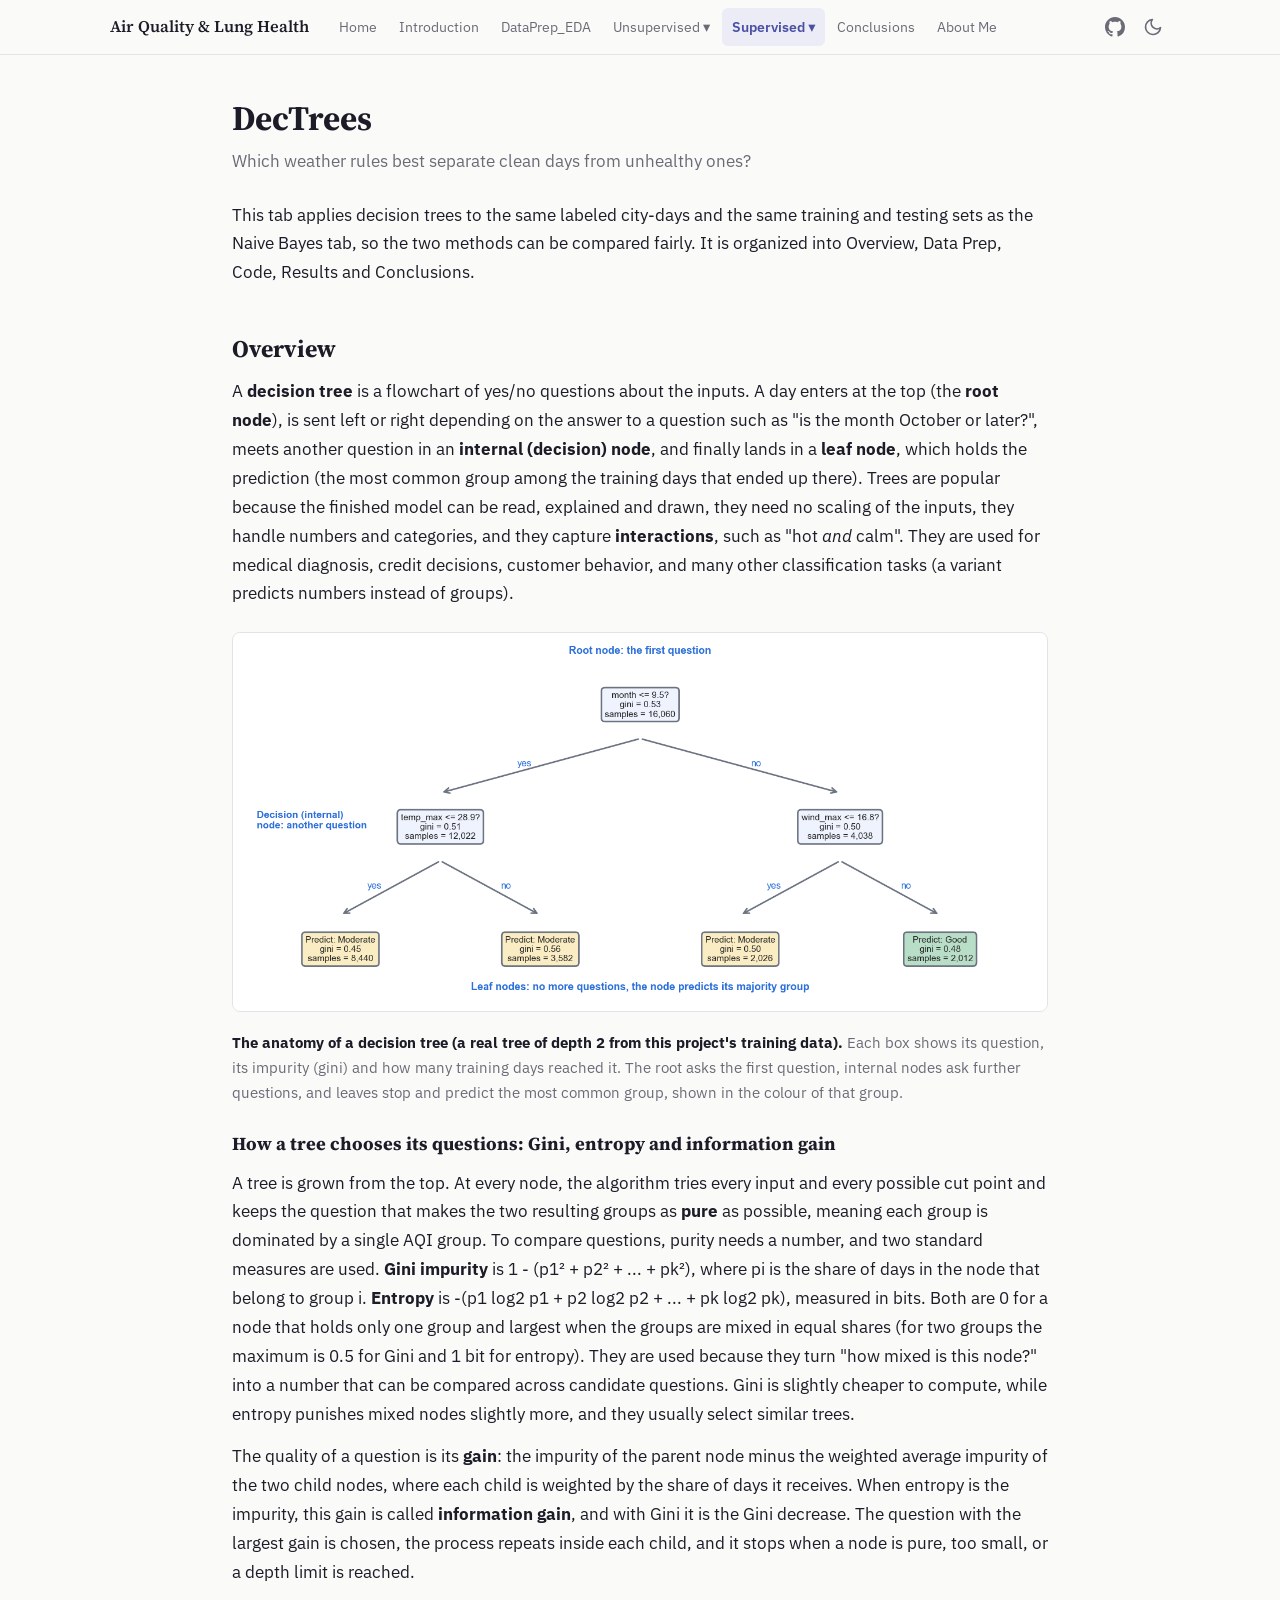
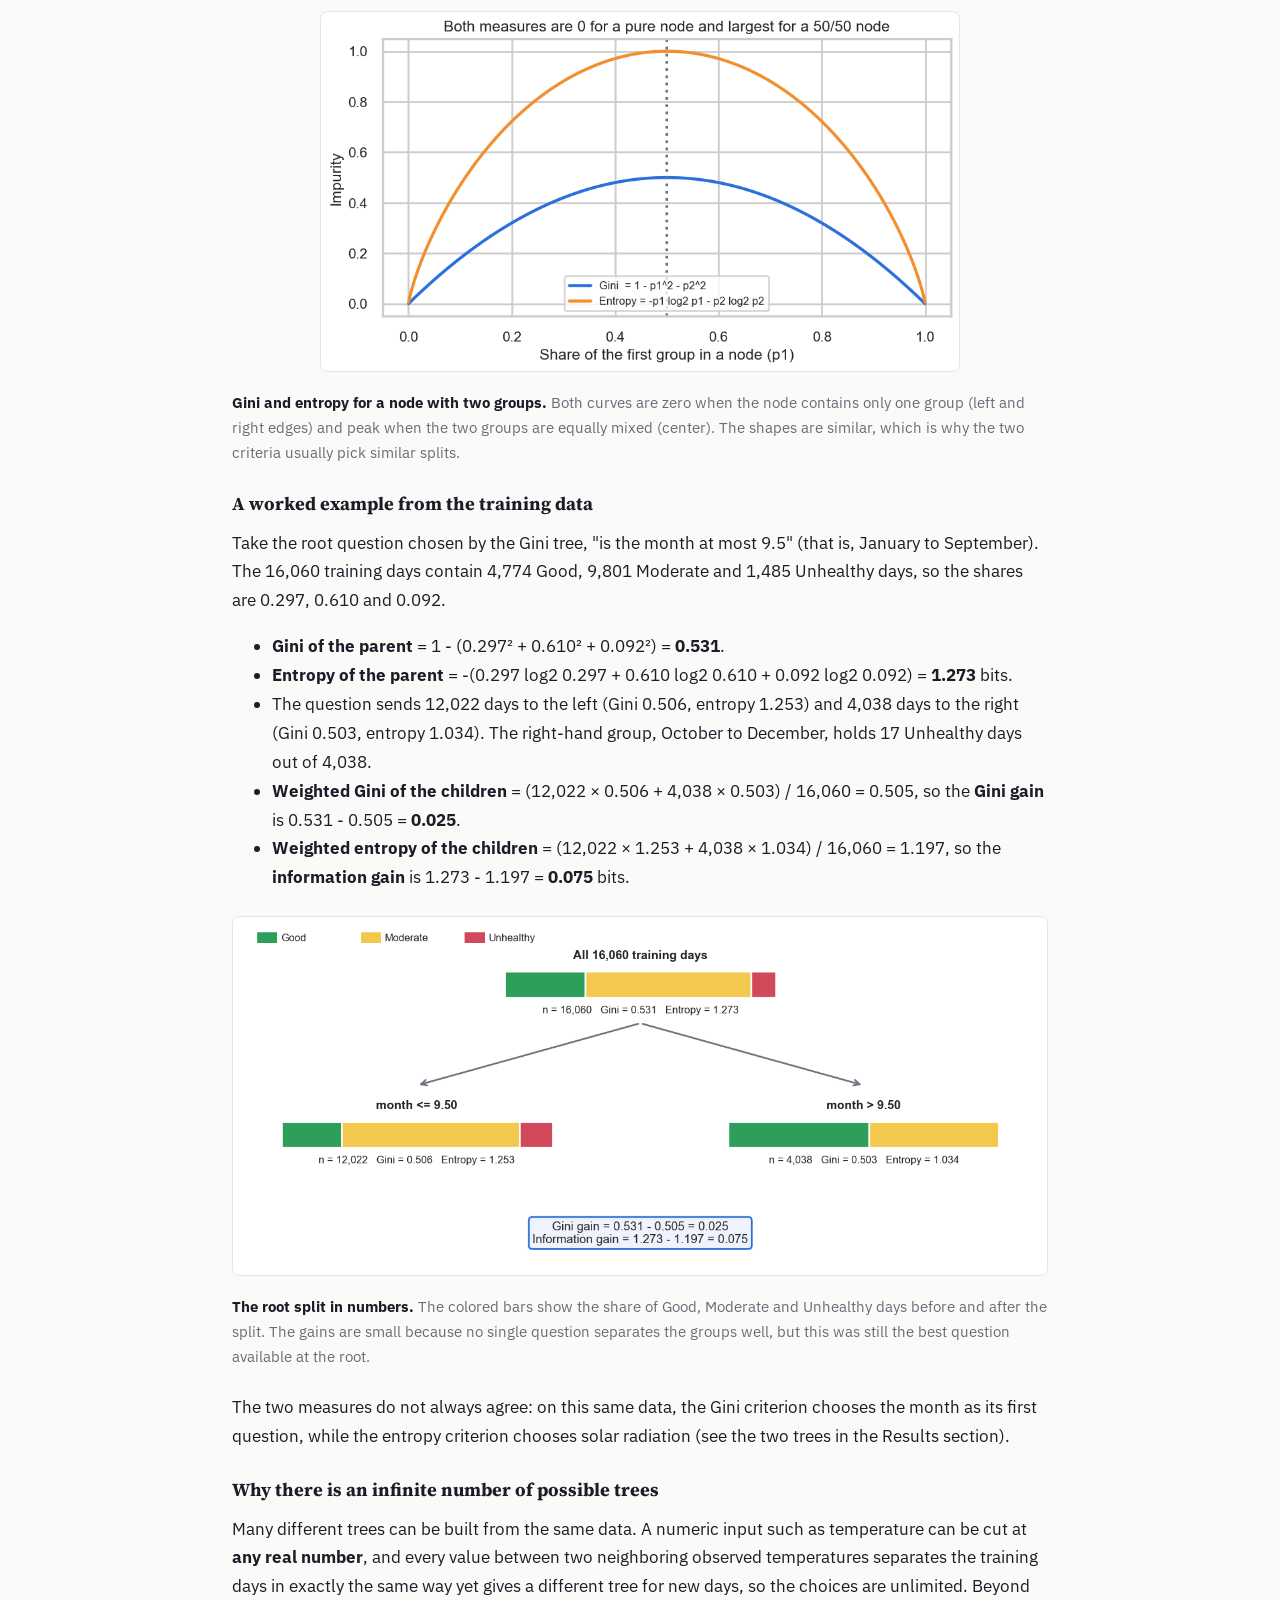
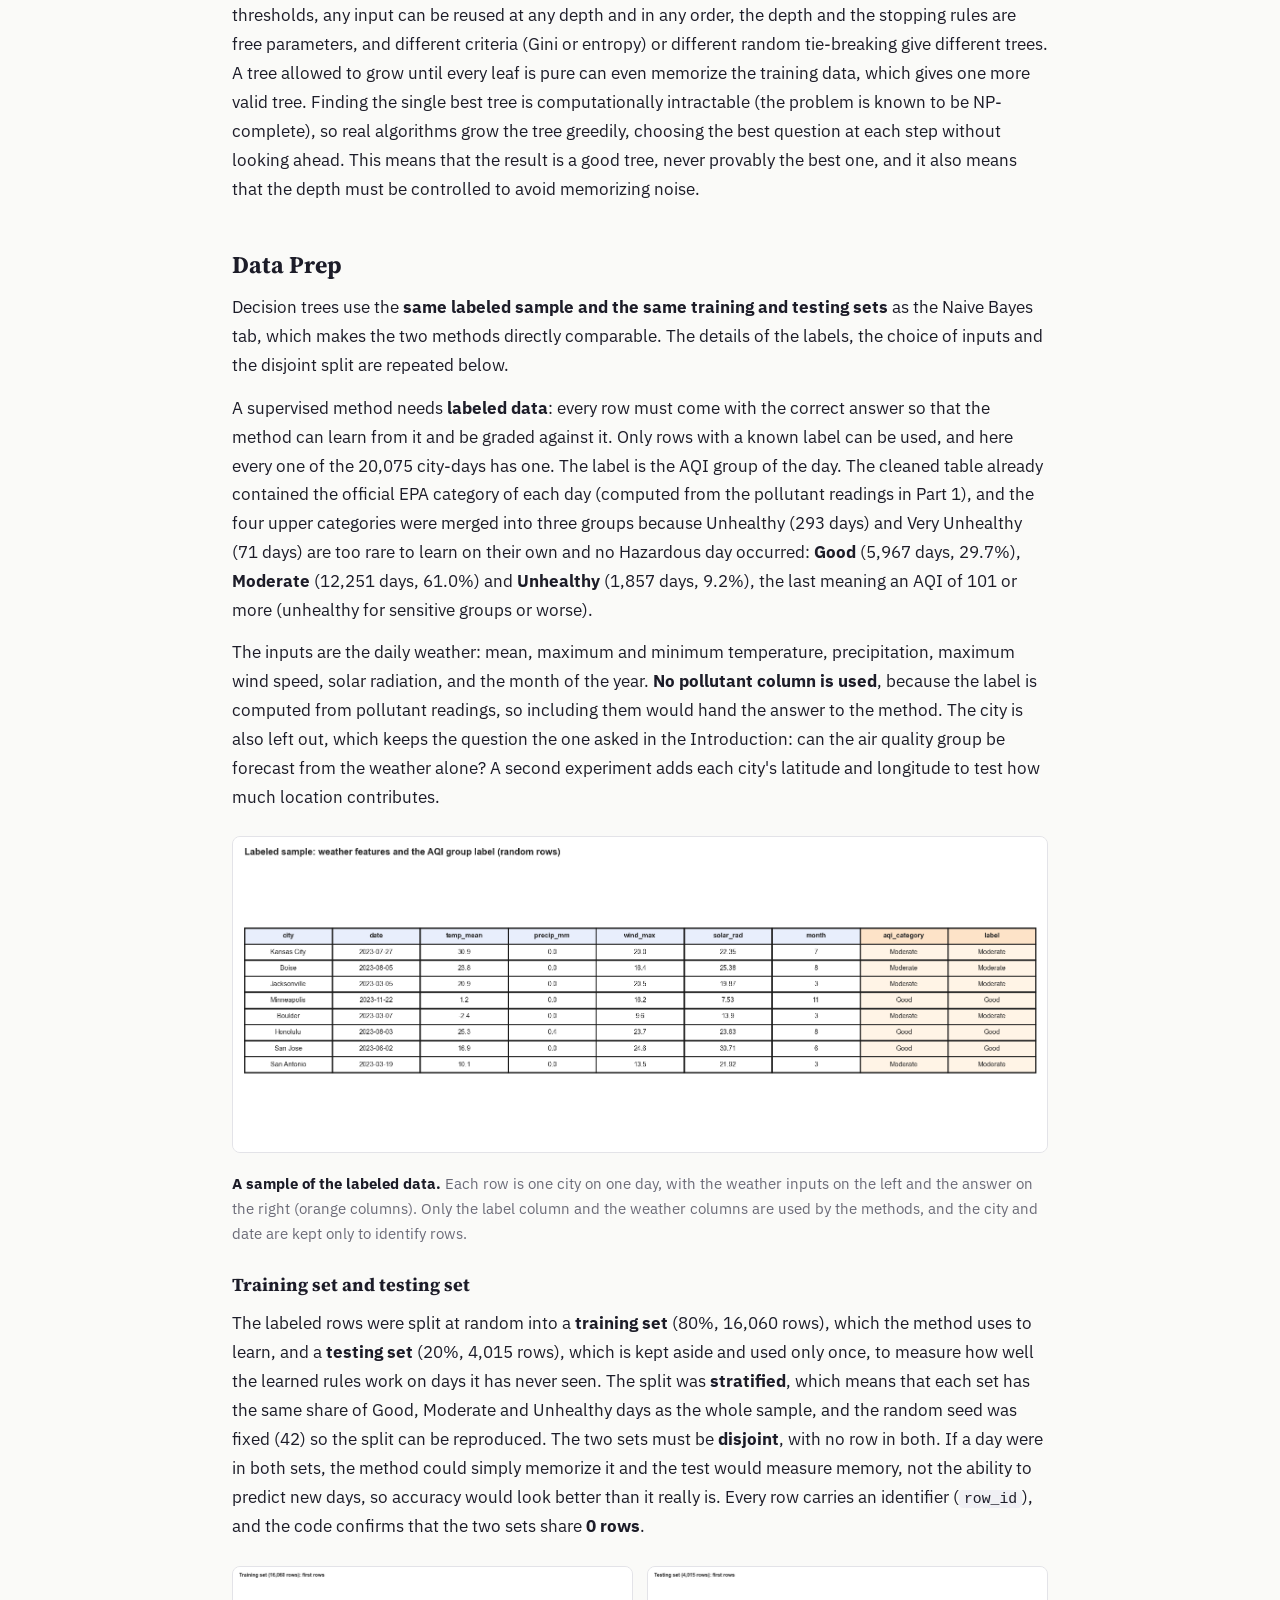
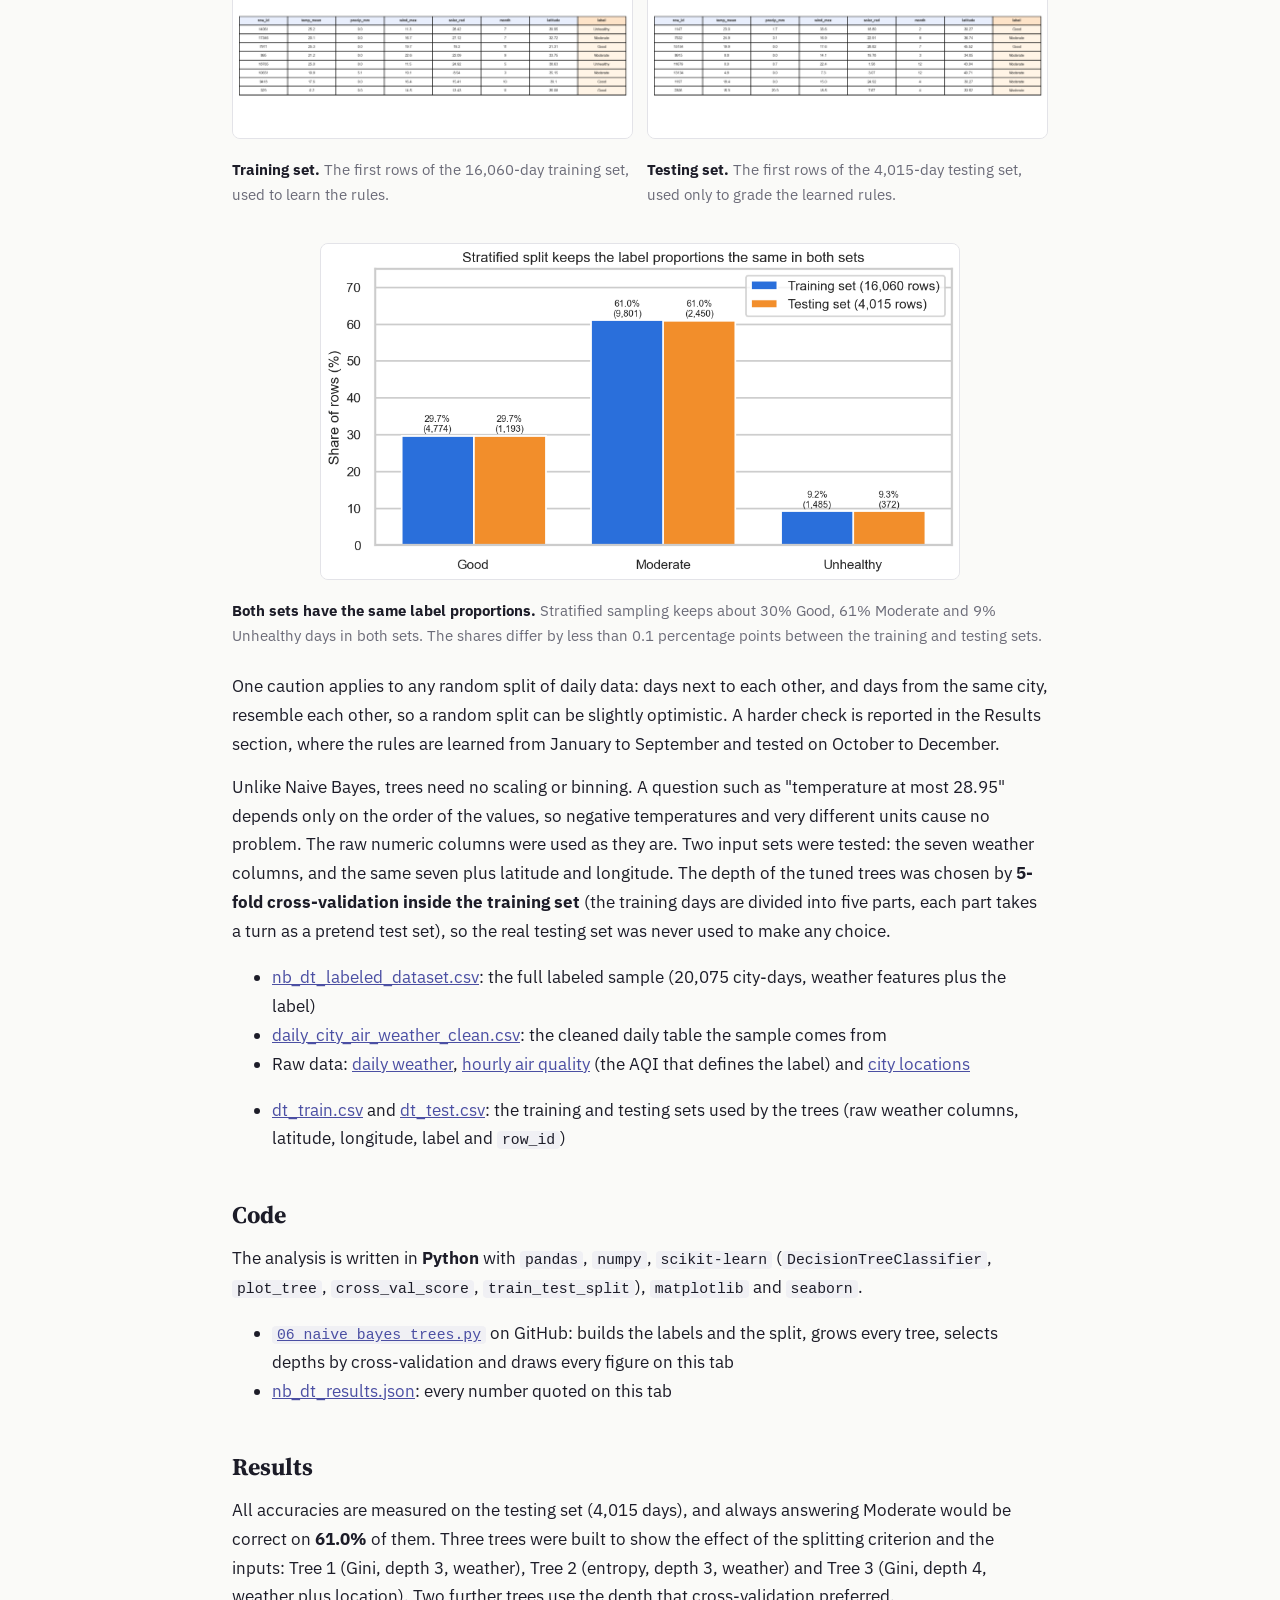
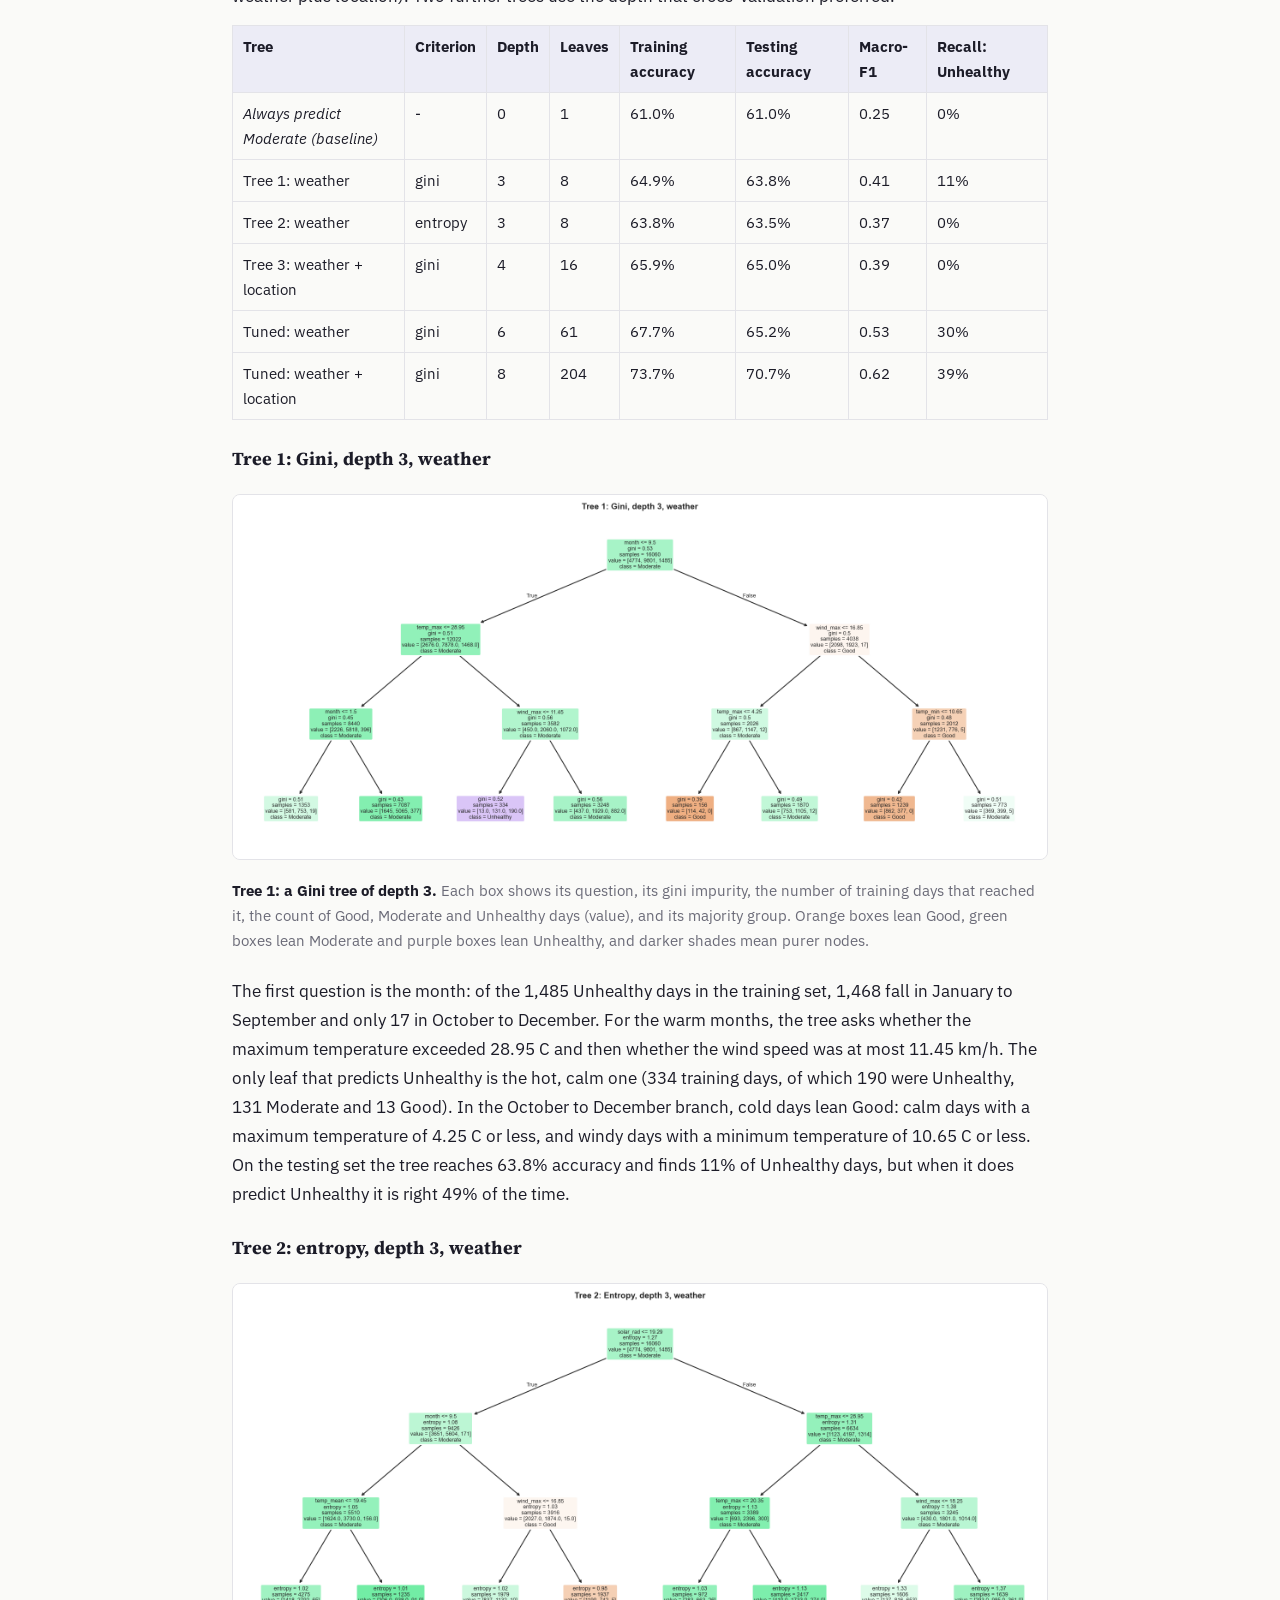
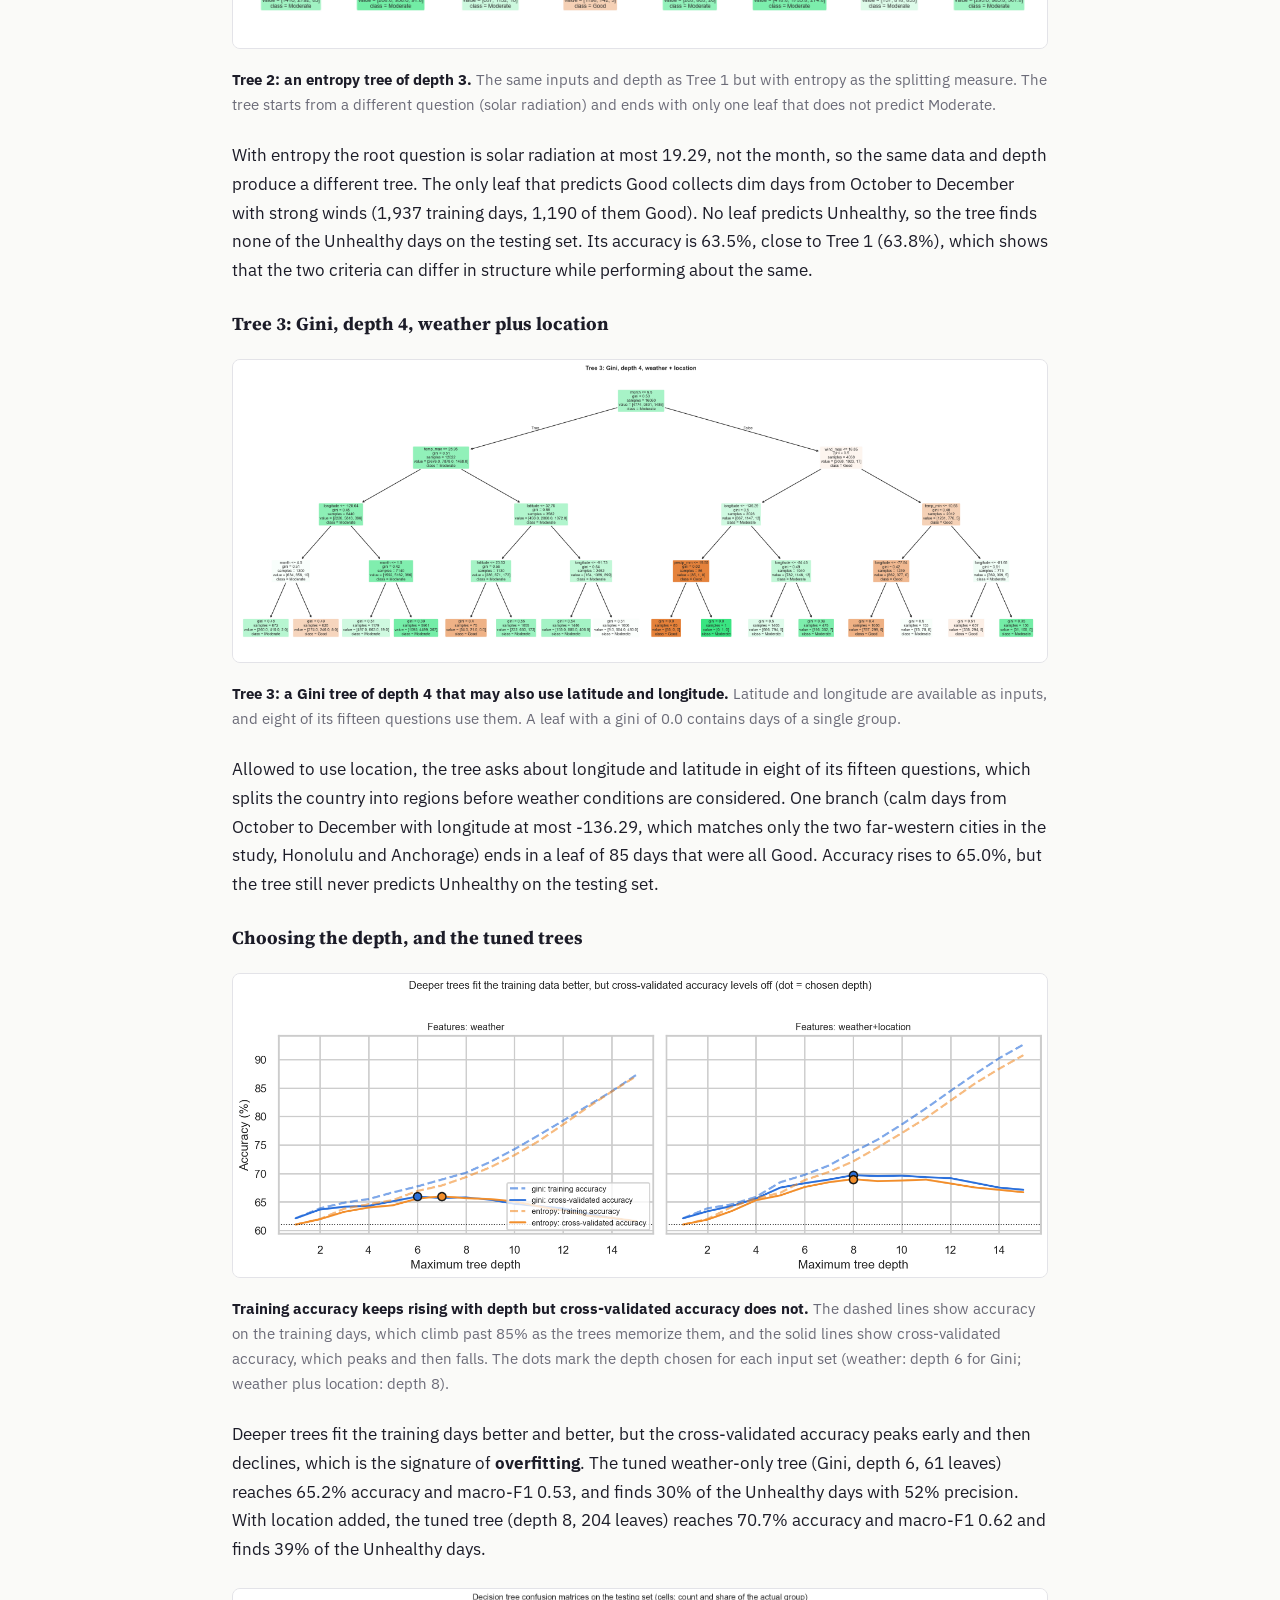
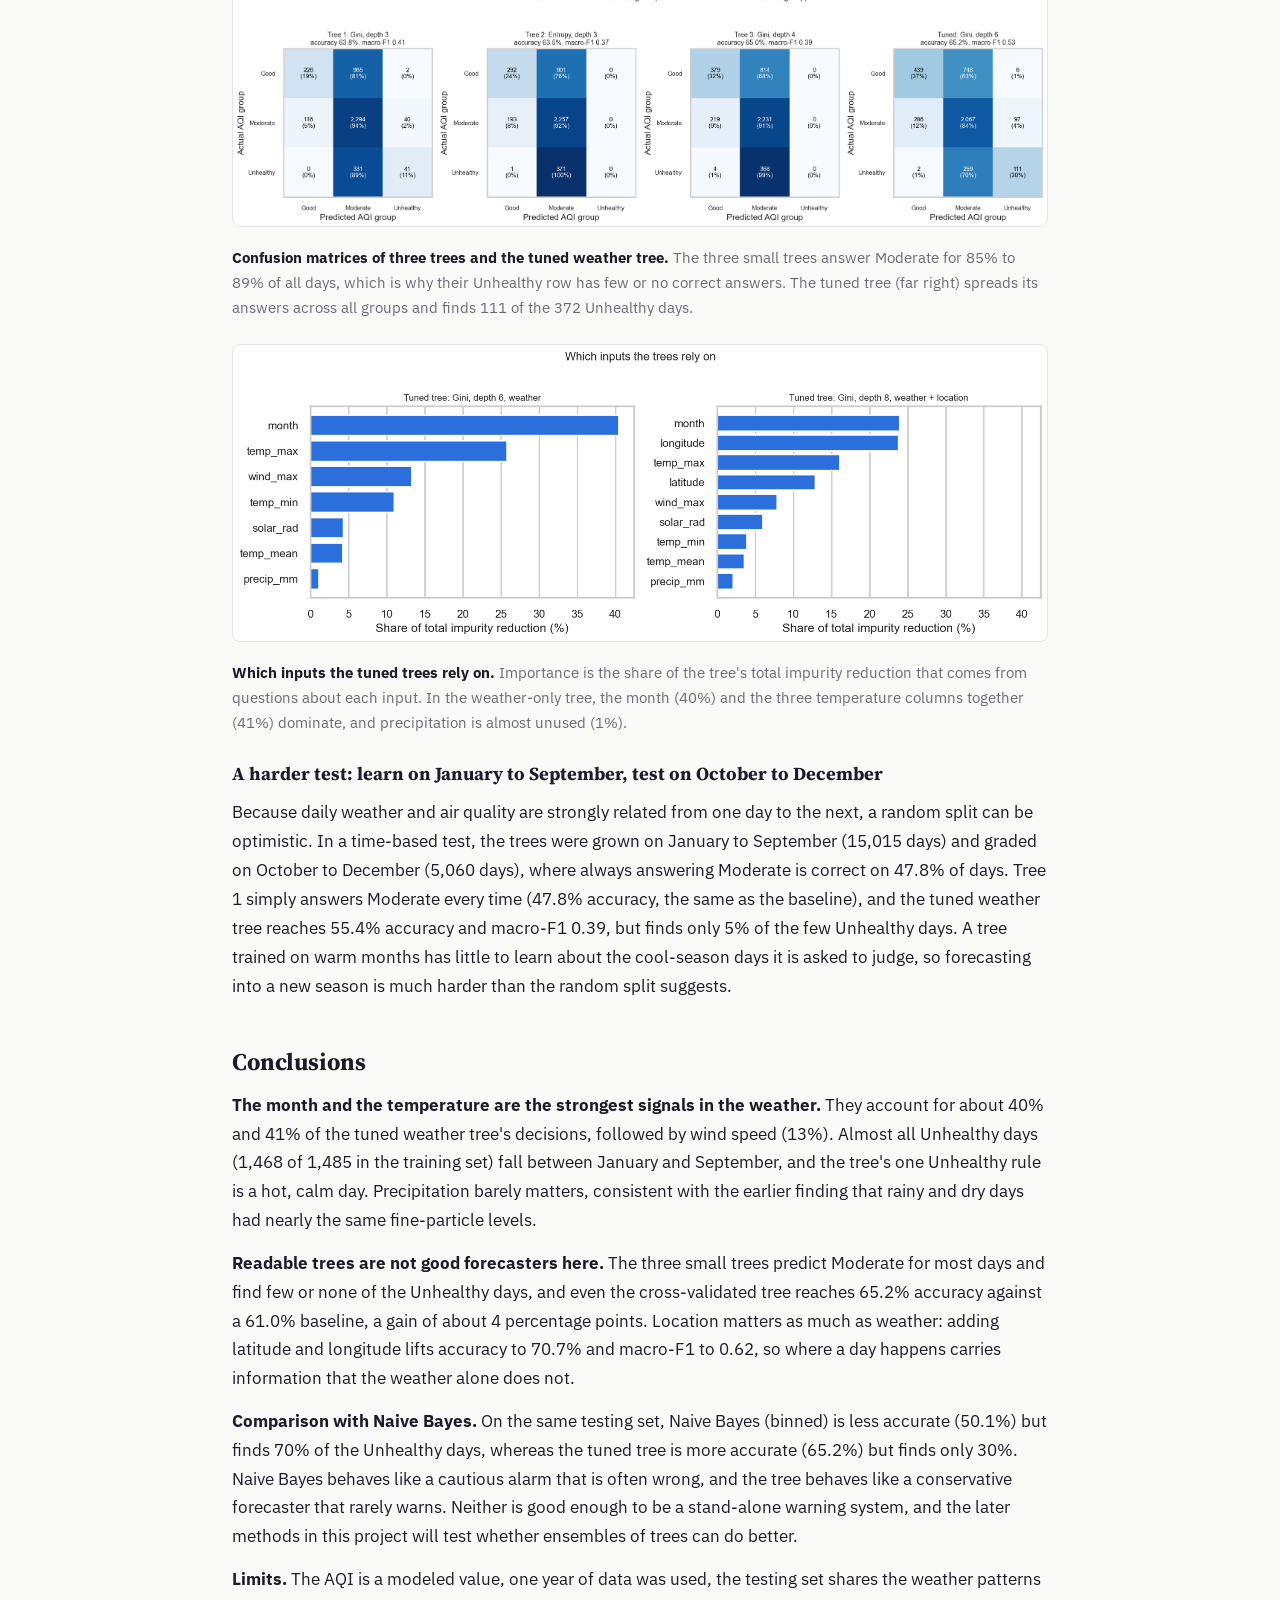
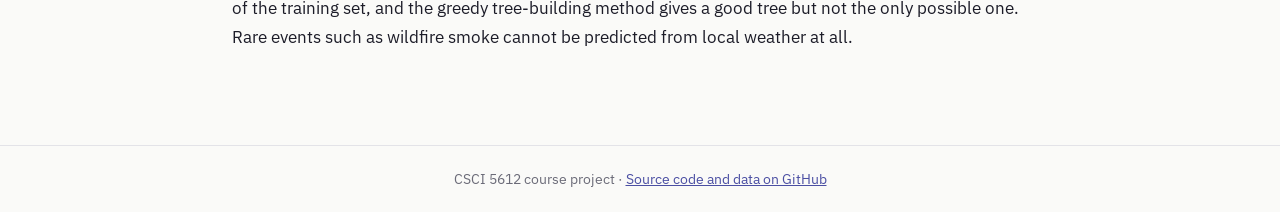
<file: dectrees.html>
<!DOCTYPE html>
<html lang="en">
<head>
<meta charset="utf-8">
<meta name="viewport" content="width=device-width, initial-scale=1">
<title>DecTrees | Air Quality, Weather and Respiratory Health</title>
<link rel="preconnect" href="https://fonts.googleapis.com">
<link href="https://fonts.googleapis.com/css2?family=IBM+Plex+Sans:wght@400;500;600&family=Source+Serif+4:wght@500;600&display=swap" rel="stylesheet">
<script>(function(){try{var t=localStorage.getItem('theme');if(t)document.documentElement.setAttribute('data-theme',t);}catch(e){}})();</script>
<link rel="stylesheet" href="style.css">
</head>
<body>
<nav class="top"><div class="in">
<a class="brand" href="index.html">Air Quality &amp; Lung Health</a>
<ul><li><a href="index.html">Home</a></li><li><a href="introduction.html">Introduction</a></li><li><a href="dataprep_eda.html">DataPrep_EDA</a></li><li class="has-dd"><button class="" aria-haspopup="true">Unsupervised &#9662;</button><div class="dd"><a href="clustering.html">Clustering</a><a href="pca.html">PCA</a></div></li><li class="has-dd"><button class="active" aria-haspopup="true">Supervised &#9662;</button><div class="dd"><a href="naivebayes.html">NaiveBayes</a><a href="dectrees.html" class=active>DecTrees</a><a href="regression.html">Regression</a><a href="adaboost.html">AdaBoost</a><a href="gradientboosting.html">GradientBoosting</a><a href="xgboost.html">XGBoost</a></div></li><li><a href="conclusions.html">Conclusions</a></li><li><a href="about.html">About Me</a></li></ul>
<div class="tools"><a href="https://github.com/himanshumjain15/Air_quality_index_project" aria-label="GitHub repository"><svg width="20" height="20" viewBox="0 0 16 16" fill="currentColor"><path d="M8 0C3.58 0 0 3.58 0 8c0 3.54 2.29 6.53 5.47 7.59.4.07.55-.17.55-.38 0-.19-.01-.82-.01-1.49-2.01.37-2.53-.49-2.69-.94-.09-.23-.48-.94-.82-1.13-.28-.15-.68-.52-.01-.53.63-.01 1.08.58 1.23.82.72 1.21 1.87.87 2.33.66.07-.52.28-.87.51-1.07-1.78-.2-3.64-.89-3.64-3.95 0-.87.31-1.59.82-2.15-.08-.2-.36-1.02.08-2.12 0 0 .67-.21 2.2.82.64-.18 1.32-.27 2-.27.68 0 1.36.09 2 .27 1.53-1.04 2.2-.82 2.2-.82.44 1.1.16 1.92.08 2.12.51.56.82 1.27.82 2.15 0 3.07-1.87 3.75-3.65 3.95.29.25.54.73.54 1.48 0 1.07-.01 1.93-.01 2.2 0 .21.15.46.55.38A8.01 8.01 0 0016 8c0-4.42-3.58-8-8-8z"/></svg></a>
<button id="theme" aria-label="Toggle dark mode"><svg width="20" height="20" viewBox="0 0 24 24" fill="none" stroke="currentColor" stroke-width="2" stroke-linecap="round" stroke-linejoin="round"><path d="M21 12.8A9 9 0 1111.2 3a7 7 0 009.8 9.8z"/></svg></button></div>
</div></nav>
<main>

<h1>DecTrees</h1>
<p class="sub">Which weather rules best separate clean days from unhealthy ones?</p>
<p>This tab applies decision trees to the same labeled city-days and the same training and testing sets as the Naive Bayes tab, so the two methods can be compared fairly. It is organized into Overview, Data Prep, Code, Results and Conclusions.</p>

<section>
<h2>Overview</h2>
<p>A <b>decision tree</b> is a flowchart of yes/no questions about the inputs. A day enters at the top (the <b>root node</b>), is sent left or right depending on the answer to a question such as "is the month October or later?", meets another question in an <b>internal (decision) node</b>, and finally lands in a <b>leaf node</b>, which holds the prediction (the most common group among the training days that ended up there). Trees are popular because the finished model can be read, explained and drawn, they need no scaling of the inputs, they handle numbers and categories, and they capture <b>interactions</b>, such as "hot <i>and</i> calm". They are used for medical diagnosis, credit decisions, customer behavior, and many other classification tasks (a variant predicts numbers instead of groups).</p>
<figure><a href="images/dt_00a_tree_anatomy.png"><img src="images/dt_00a_tree_anatomy.png" alt="The anatomy of a decision tree (a real tree of depth 2 from this project's training data)"></a><figcaption><b>The anatomy of a decision tree (a real tree of depth 2 from this project's training data).</b> Each box shows its question, its impurity (gini) and how many training days reached it. The root asks the first question, internal nodes ask further questions, and leaves stop and predict the most common group, shown in the colour of that group.</figcaption></figure>
<h3>How a tree chooses its questions: Gini, entropy and information gain</h3>
<p>A tree is grown from the top. At every node, the algorithm tries every input and every possible cut point and keeps the question that makes the two resulting groups as <b>pure</b> as possible, meaning each group is dominated by a single AQI group. To compare questions, purity needs a number, and two standard measures are used. <b>Gini impurity</b> is 1 - (p1&sup2; + p2&sup2; + ... + pk&sup2;), where pi is the share of days in the node that belong to group i. <b>Entropy</b> is -(p1 log2 p1 + p2 log2 p2 + ... + pk log2 pk), measured in bits. Both are 0 for a node that holds only one group and largest when the groups are mixed in equal shares (for two groups the maximum is 0.5 for Gini and 1 bit for entropy). They are used because they turn "how mixed is this node?" into a number that can be compared across candidate questions. Gini is slightly cheaper to compute, while entropy punishes mixed nodes slightly more, and they usually select similar trees.</p>
<p>The quality of a question is its <b>gain</b>: the impurity of the parent node minus the weighted average impurity of the two child nodes, where each child is weighted by the share of days it receives. When entropy is the impurity, this gain is called <b>information gain</b>, and with Gini it is the Gini decrease. The question with the largest gain is chosen, the process repeats inside each child, and it stops when a node is pure, too small, or a depth limit is reached.</p>
<figure class="small"><a href="images/dt_00b_impurity_curves.png"><img src="images/dt_00b_impurity_curves.png" alt="Gini and entropy for a node with two groups"></a><figcaption><b>Gini and entropy for a node with two groups.</b> Both curves are zero when the node contains only one group (left and right edges) and peak when the two groups are equally mixed (center). The shapes are similar, which is why the two criteria usually pick similar splits.</figcaption></figure>
<h3>A worked example from the training data</h3>
<p>Take the root question chosen by the Gini tree, "is the month at most 9.5" (that is, January to September). The 16,060 training days contain 4,774 Good, 9,801 Moderate and 1,485 Unhealthy days, so the shares are 0.297, 0.610 and 0.092.</p>
<ul>
<li><b>Gini of the parent</b> = 1 - (0.297&sup2; + 0.610&sup2; + 0.092&sup2;) = <b>0.531</b>.</li>
<li><b>Entropy of the parent</b> = -(0.297 log2 0.297 + 0.610 log2 0.610 + 0.092 log2 0.092) = <b>1.273</b> bits.</li>
<li>The question sends 12,022 days to the left (Gini 0.506, entropy 1.253) and 4,038 days to the right (Gini 0.503, entropy 1.034). The right-hand group, October to December, holds 17 Unhealthy days out of 4,038.</li>
<li><b>Weighted Gini of the children</b> = (12,022 &times; 0.506 + 4,038 &times; 0.503) / 16,060 = 0.505, so the <b>Gini gain</b> is 0.531 - 0.505 = <b>0.025</b>.</li>
<li><b>Weighted entropy of the children</b> = (12,022 &times; 1.253 + 4,038 &times; 1.034) / 16,060 = 1.197, so the <b>information gain</b> is 1.273 - 1.197 = <b>0.075</b> bits.</li>
</ul>
<figure><a href="images/dt_00c_split_example.png"><img src="images/dt_00c_split_example.png" alt="The root split in numbers"></a><figcaption><b>The root split in numbers.</b> The colored bars show the share of Good, Moderate and Unhealthy days before and after the split. The gains are small because no single question separates the groups well, but this was still the best question available at the root.</figcaption></figure>
<p>The two measures do not always agree: on this same data, the Gini criterion chooses the month as its first question, while the entropy criterion chooses solar radiation (see the two trees in the Results section).</p>
<h3>Why there is an infinite number of possible trees</h3>
<p>Many different trees can be built from the same data. A numeric input such as temperature can be cut at <b>any real number</b>, and every value between two neighboring observed temperatures separates the training days in exactly the same way yet gives a different tree for new days, so the choices are unlimited. Beyond thresholds, any input can be reused at any depth and in any order, the depth and the stopping rules are free parameters, and different criteria (Gini or entropy) or different random tie-breaking give different trees. A tree allowed to grow until every leaf is pure can even memorize the training data, which gives one more valid tree. Finding the single best tree is computationally intractable (the problem is known to be NP-complete), so real algorithms grow the tree greedily, choosing the best question at each step without looking ahead. This means that the result is a good tree, never provably the best one, and it also means that the depth must be controlled to avoid memorizing noise.</p>
</section>

<section>
<h2>Data Prep</h2>
<p>Decision trees use the <b>same labeled sample and the same training and testing sets</b> as the Naive Bayes tab, which makes the two methods directly comparable. The details of the labels, the choice of inputs and the disjoint split are repeated below.</p>
<p>A supervised method needs <b>labeled data</b>: every row must come with the correct answer so that the method can learn from it and be graded against it. Only rows with a known label can be used, and here every one of the 20,075 city-days has one. The label is the AQI group of the day. The cleaned table already contained the official EPA category of each day (computed from the pollutant readings in Part 1), and the four upper categories were merged into three groups because Unhealthy (293 days) and Very Unhealthy (71 days) are too rare to learn on their own and no Hazardous day occurred: <b>Good</b> (5,967 days, 29.7%), <b>Moderate</b> (12,251 days, 61.0%) and <b>Unhealthy</b> (1,857 days, 9.2%), the last meaning an AQI of 101 or more (unhealthy for sensitive groups or worse).</p>
<p>The inputs are the daily weather: mean, maximum and minimum temperature, precipitation, maximum wind speed, solar radiation, and the month of the year. <b>No pollutant column is used</b>, because the label is computed from pollutant readings, so including them would hand the answer to the method. The city is also left out, which keeps the question the one asked in the Introduction: can the air quality group be forecast from the weather alone? A second experiment adds each city's latitude and longitude to test how much location contributes.</p>
<figure><a href="images/nb_01_labeled_sample.png"><img src="images/nb_01_labeled_sample.png" alt="A sample of the labeled data"></a><figcaption><b>A sample of the labeled data.</b> Each row is one city on one day, with the weather inputs on the left and the answer on the right (orange columns). Only the label column and the weather columns are used by the methods, and the city and date are kept only to identify rows.</figcaption></figure>
<h3>Training set and testing set</h3>
<p>The labeled rows were split at random into a <b>training set</b> (80%, 16,060 rows), which the method uses to learn, and a <b>testing set</b> (20%, 4,015 rows), which is kept aside and used only once, to measure how well the learned rules work on days it has never seen. The split was <b>stratified</b>, which means that each set has the same share of Good, Moderate and Unhealthy days as the whole sample, and the random seed was fixed (42) so the split can be reproduced. The two sets must be <b>disjoint</b>, with no row in both. If a day were in both sets, the method could simply memorize it and the test would measure memory, not the ability to predict new days, so accuracy would look better than it really is. Every row carries an identifier (<code>row_id</code>), and the code confirms that the two sets share <b>0 rows</b>.</p>
<div class="figrow">
<figure class="small"><a href="images/dt_02_train_sample.png"><img src="images/dt_02_train_sample.png" alt="Training set"></a><figcaption><b>Training set.</b> The first rows of the 16,060-day training set, used to learn the rules.</figcaption></figure>
<figure class="small"><a href="images/dt_03_test_sample.png"><img src="images/dt_03_test_sample.png" alt="Testing set"></a><figcaption><b>Testing set.</b> The first rows of the 4,015-day testing set, used only to grade the learned rules.</figcaption></figure>
</div>
<figure class="small"><a href="images/nb_05_split_balance.png"><img src="images/nb_05_split_balance.png" alt="Both sets have the same label proportions"></a><figcaption><b>Both sets have the same label proportions.</b> Stratified sampling keeps about 30% Good, 61% Moderate and 9% Unhealthy days in both sets. The shares differ by less than 0.1 percentage points between the training and testing sets.</figcaption></figure>
<p>One caution applies to any random split of daily data: days next to each other, and days from the same city, resemble each other, so a random split can be slightly optimistic. A harder check is reported in the Results section, where the rules are learned from January to September and tested on October to December.</p>
<p>Unlike Naive Bayes, trees need no scaling or binning. A question such as "temperature at most 28.95" depends only on the order of the values, so negative temperatures and very different units cause no problem. The raw numeric columns were used as they are. Two input sets were tested: the seven weather columns, and the same seven plus latitude and longitude. The depth of the tuned trees was chosen by <b>5-fold cross-validation inside the training set</b> (the training days are divided into five parts, each part takes a turn as a pretend test set), so the real testing set was never used to make any choice.</p>
<ul>
<li><a href="data/clean/nb_dt_labeled_dataset.csv">nb_dt_labeled_dataset.csv</a>: the full labeled sample (20,075 city-days, weather features plus the label)</li>
<li><a href="data/clean/daily_city_air_weather_clean.csv">daily_city_air_weather_clean.csv</a>: the cleaned daily table the sample comes from</li>
<li>Raw data: <a href="data/raw/openmeteo_weather_daily_raw.csv">daily weather</a>, <a href="data/raw/openmeteo_air_quality_hourly_raw.csv">hourly air quality</a> (the AQI that defines the label) and <a href="data/raw/cities_reference.csv">city locations</a></li>
</ul>
<ul>
<li><a href="data/clean/dt_train.csv">dt_train.csv</a> and <a href="data/clean/dt_test.csv">dt_test.csv</a>: the training and testing sets used by the trees (raw weather columns, latitude, longitude, label and <code>row_id</code>)</li>
</ul>
</section>

<section>
<h2>Code</h2>
<p>The analysis is written in <b>Python</b> with <code>pandas</code>, <code>numpy</code>, <code>scikit-learn</code> (<code>DecisionTreeClassifier</code>, <code>plot_tree</code>, <code>cross_val_score</code>, <code>train_test_split</code>), <code>matplotlib</code> and <code>seaborn</code>.</p>
<ul>
<li><a href="https://github.com/himanshumjain15/Air_quality_index_project/blob/main/code/06_naive_bayes_trees.py"><code>06_naive_bayes_trees.py</code></a> on GitHub: builds the labels and the split, grows every tree, selects depths by cross-validation and draws every figure on this tab</li>
<li><a href="data/clean/nb_dt_results.json">nb_dt_results.json</a>: every number quoted on this tab</li>
</ul>
</section>

<section>
<h2>Results</h2>
<p>All accuracies are measured on the testing set (4,015 days), and always answering Moderate would be correct on <b>61.0%</b> of them. Three trees were built to show the effect of the splitting criterion and the inputs: Tree 1 (Gini, depth 3, weather), Tree 2 (entropy, depth 3, weather) and Tree 3 (Gini, depth 4, weather plus location). Two further trees use the depth that cross-validation preferred.</p>
<table><tr><th>Tree</th><th>Criterion</th><th>Depth</th><th>Leaves</th><th>Training accuracy</th><th>Testing accuracy</th><th>Macro-F1</th><th>Recall: Unhealthy</th></tr><tr><td><i>Always predict Moderate (baseline)</i></td><td>-</td><td>0</td><td>1</td><td>61.0%</td><td>61.0%</td><td>0.25</td><td>0%</td></tr><tr><td>Tree 1: weather</td><td>gini</td><td>3</td><td>8</td><td>64.9%</td><td>63.8%</td><td>0.41</td><td>11%</td></tr><tr><td>Tree 2: weather</td><td>entropy</td><td>3</td><td>8</td><td>63.8%</td><td>63.5%</td><td>0.37</td><td>0%</td></tr><tr><td>Tree 3: weather + location</td><td>gini</td><td>4</td><td>16</td><td>65.9%</td><td>65.0%</td><td>0.39</td><td>0%</td></tr><tr><td>Tuned: weather</td><td>gini</td><td>6</td><td>61</td><td>67.7%</td><td>65.2%</td><td>0.53</td><td>30%</td></tr><tr><td>Tuned: weather + location</td><td>gini</td><td>8</td><td>204</td><td>73.7%</td><td>70.7%</td><td>0.62</td><td>39%</td></tr></table>
<h3>Tree 1: Gini, depth 3, weather</h3>
<figure><a href="images/dt_tree1_gini_depth3.png"><img src="images/dt_tree1_gini_depth3.png" alt="Tree 1: a Gini tree of depth 3"></a><figcaption><b>Tree 1: a Gini tree of depth 3.</b> Each box shows its question, its gini impurity, the number of training days that reached it, the count of Good, Moderate and Unhealthy days (value), and its majority group. Orange boxes lean Good, green boxes lean Moderate and purple boxes lean Unhealthy, and darker shades mean purer nodes.</figcaption></figure>
<p>The first question is the month: of the 1,485 Unhealthy days in the training set, 1,468 fall in January to September and only 17 in October to December. For the warm months, the tree asks whether the maximum temperature exceeded 28.95 C and then whether the wind speed was at most 11.45 km/h. The only leaf that predicts Unhealthy is the hot, calm one (334 training days, of which 190 were Unhealthy, 131 Moderate and 13 Good). In the October to December branch, cold days lean Good: calm days with a maximum temperature of 4.25 C or less, and windy days with a minimum temperature of 10.65 C or less. On the testing set the tree reaches 63.8% accuracy and finds 11% of Unhealthy days, but when it does predict Unhealthy it is right 49% of the time.</p>
<h3>Tree 2: entropy, depth 3, weather</h3>
<figure><a href="images/dt_tree2_entropy_depth3.png"><img src="images/dt_tree2_entropy_depth3.png" alt="Tree 2: an entropy tree of depth 3"></a><figcaption><b>Tree 2: an entropy tree of depth 3.</b> The same inputs and depth as Tree 1 but with entropy as the splitting measure. The tree starts from a different question (solar radiation) and ends with only one leaf that does not predict Moderate.</figcaption></figure>
<p>With entropy the root question is solar radiation at most 19.29, not the month, so the same data and depth produce a different tree. The only leaf that predicts Good collects dim days from October to December with strong winds (1,937 training days, 1,190 of them Good). No leaf predicts Unhealthy, so the tree finds none of the Unhealthy days on the testing set. Its accuracy is 63.5%, close to Tree 1 (63.8%), which shows that the two criteria can differ in structure while performing about the same.</p>
<h3>Tree 3: Gini, depth 4, weather plus location</h3>
<figure><a href="images/dt_tree3_gini_depth4_location.png"><img src="images/dt_tree3_gini_depth4_location.png" alt="Tree 3: a Gini tree of depth 4 that may also use latitude and longitude"></a><figcaption><b>Tree 3: a Gini tree of depth 4 that may also use latitude and longitude.</b> Latitude and longitude are available as inputs, and eight of its fifteen questions use them. A leaf with a gini of 0.0 contains days of a single group.</figcaption></figure>
<p>Allowed to use location, the tree asks about longitude and latitude in eight of its fifteen questions, which splits the country into regions before weather conditions are considered. One branch (calm days from October to December with longitude at most -136.29, which matches only the two far-western cities in the study, Honolulu and Anchorage) ends in a leaf of 85 days that were all Good. Accuracy rises to 65.0%, but the tree still never predicts Unhealthy on the testing set.</p>
<h3>Choosing the depth, and the tuned trees</h3>
<figure><a href="images/dt_04_depth_sweep.png"><img src="images/dt_04_depth_sweep.png" alt="Training accuracy keeps rising with depth but cross-validated accuracy does not"></a><figcaption><b>Training accuracy keeps rising with depth but cross-validated accuracy does not.</b> The dashed lines show accuracy on the training days, which climb past 85% as the trees memorize them, and the solid lines show cross-validated accuracy, which peaks and then falls. The dots mark the depth chosen for each input set (weather: depth 6 for Gini; weather plus location: depth 8).</figcaption></figure>
<p>Deeper trees fit the training days better and better, but the cross-validated accuracy peaks early and then declines, which is the signature of <b>overfitting</b>. The tuned weather-only tree (Gini, depth 6, 61 leaves) reaches 65.2% accuracy and macro-F1 0.53, and finds 30% of the Unhealthy days with 52% precision. With location added, the tuned tree (depth 8, 204 leaves) reaches 70.7% accuracy and macro-F1 0.62 and finds 39% of the Unhealthy days.</p>
<figure><a href="images/dt_05_confusion_matrices.png"><img src="images/dt_05_confusion_matrices.png" alt="Confusion matrices of three trees and the tuned weather tree"></a><figcaption><b>Confusion matrices of three trees and the tuned weather tree.</b> The three small trees answer Moderate for 85% to 89% of all days, which is why their Unhealthy row has few or no correct answers. The tuned tree (far right) spreads its answers across all groups and finds 111 of the 372 Unhealthy days.</figcaption></figure>
<figure><a href="images/dt_06_importance.png"><img src="images/dt_06_importance.png" alt="Which inputs the tuned trees rely on"></a><figcaption><b>Which inputs the tuned trees rely on.</b> Importance is the share of the tree's total impurity reduction that comes from questions about each input. In the weather-only tree, the month (40%) and the three temperature columns together (41%) dominate, and precipitation is almost unused (1%).</figcaption></figure>
<h3>A harder test: learn on January to September, test on October to December</h3>
<p>Because daily weather and air quality are strongly related from one day to the next, a random split can be optimistic. In a time-based test, the trees were grown on January to September (15,015 days) and graded on October to December (5,060 days), where always answering Moderate is correct on 47.8% of days. Tree 1 simply answers Moderate every time (47.8% accuracy, the same as the baseline), and the tuned weather tree reaches 55.4% accuracy and macro-F1 0.39, but finds only 5% of the few Unhealthy days. A tree trained on warm months has little to learn about the cool-season days it is asked to judge, so forecasting into a new season is much harder than the random split suggests.</p>
</section>

<section>
<h2>Conclusions</h2>
<p><b>The month and the temperature are the strongest signals in the weather.</b> They account for about 40% and 41% of the tuned weather tree's decisions, followed by wind speed (13%). Almost all Unhealthy days (1,468 of 1,485 in the training set) fall between January and September, and the tree's one Unhealthy rule is a hot, calm day. Precipitation barely matters, consistent with the earlier finding that rainy and dry days had nearly the same fine-particle levels.</p>
<p><b>Readable trees are not good forecasters here.</b> The three small trees predict Moderate for most days and find few or none of the Unhealthy days, and even the cross-validated tree reaches 65.2% accuracy against a 61.0% baseline, a gain of about 4 percentage points. Location matters as much as weather: adding latitude and longitude lifts accuracy to 70.7% and macro-F1 to 0.62, so where a day happens carries information that the weather alone does not.</p>
<p><b>Comparison with Naive Bayes.</b> On the same testing set, Naive Bayes (binned) is less accurate (50.1%) but finds 70% of the Unhealthy days, whereas the tuned tree is more accurate (65.2%) but finds only 30%. Naive Bayes behaves like a cautious alarm that is often wrong, and the tree behaves like a conservative forecaster that rarely warns. Neither is good enough to be a stand-alone warning system, and the later methods in this project will test whether ensembles of trees can do better.</p>
<p><b>Limits.</b> The AQI is a modeled value, one year of data was used, the testing set shares the weather patterns of the training set, and the greedy tree-building method gives a good tree but not the only possible one. Rare events such as wildfire smoke cannot be predicted from local weather at all.</p>
</section>

</main>
<footer>CSCI 5612 course project &middot; <a href="https://github.com/himanshumjain15/Air_quality_index_project">Source code and data on GitHub</a></footer>
<script>
document.getElementById('theme').addEventListener('click',function(){
var d=document.documentElement,n=d.getAttribute('data-theme')==='dark'?'light':'dark';
d.setAttribute('data-theme',n);try{localStorage.setItem('theme',n)}catch(e){}});
document.querySelectorAll('nav.top li.has-dd>button').forEach(function(b){
b.addEventListener('click',function(){b.parentElement.classList.toggle('open')})});
</script>
</body>
</html>
</file>
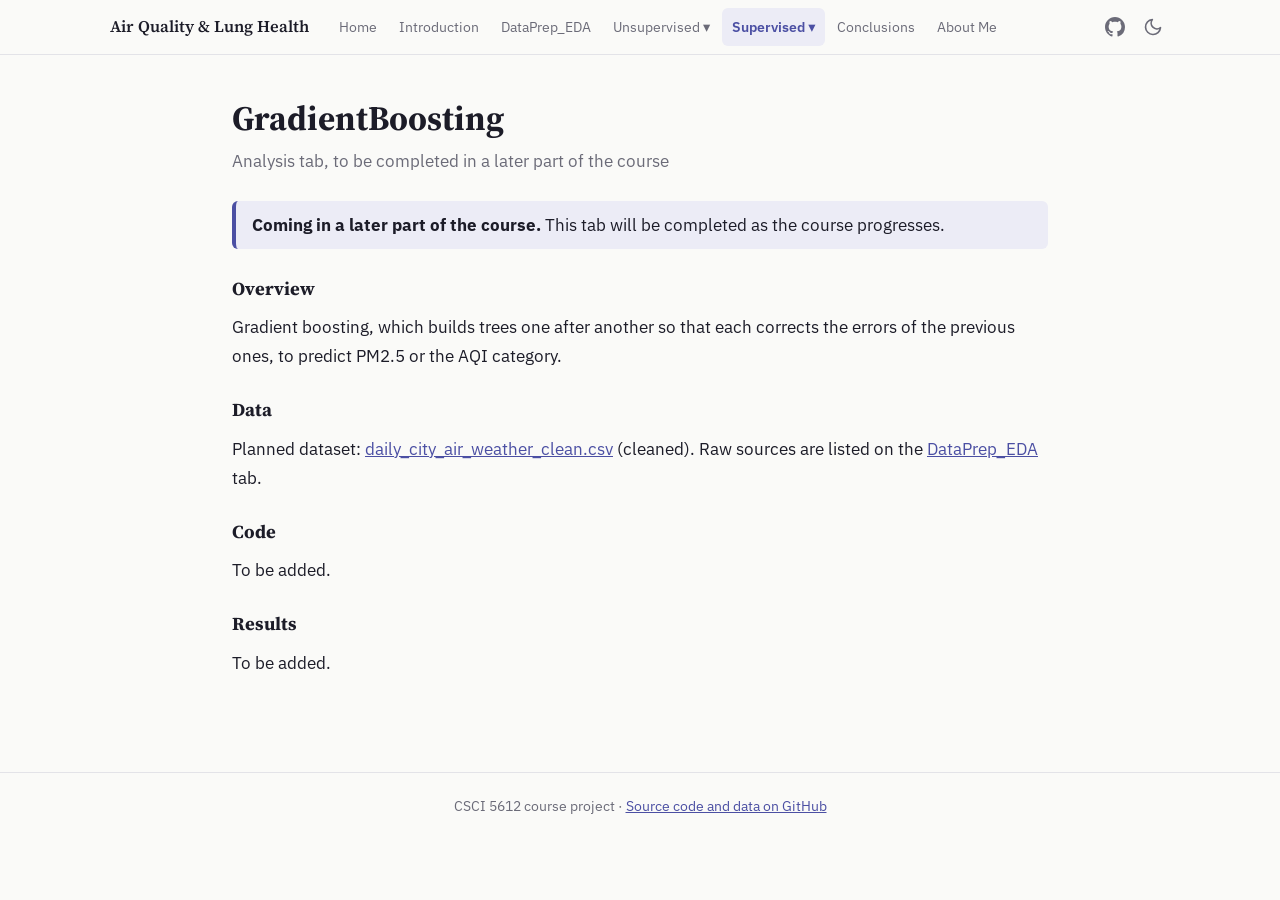
<file: gradientboosting.html>
<!DOCTYPE html>
<html lang="en">
<head>
<meta charset="utf-8">
<meta name="viewport" content="width=device-width, initial-scale=1">
<title>GradientBoosting | Air Quality, Weather and Respiratory Health</title>
<link rel="preconnect" href="https://fonts.googleapis.com">
<link href="https://fonts.googleapis.com/css2?family=IBM+Plex+Sans:wght@400;500;600&family=Source+Serif+4:wght@500;600&display=swap" rel="stylesheet">
<script>(function(){try{var t=localStorage.getItem('theme');if(t)document.documentElement.setAttribute('data-theme',t);}catch(e){}})();</script>
<link rel="stylesheet" href="style.css">
</head>
<body>
<nav class="top"><div class="in">
<a class="brand" href="index.html">Air Quality &amp; Lung Health</a>
<ul><li><a href="index.html">Home</a></li><li><a href="introduction.html">Introduction</a></li><li><a href="dataprep_eda.html">DataPrep_EDA</a></li><li class="has-dd"><button class="" aria-haspopup="true">Unsupervised &#9662;</button><div class="dd"><a href="clustering.html">Clustering</a><a href="pca.html">PCA</a></div></li><li class="has-dd"><button class="active" aria-haspopup="true">Supervised &#9662;</button><div class="dd"><a href="naivebayes.html">NaiveBayes</a><a href="dectrees.html">DecTrees</a><a href="regression.html">Regression</a><a href="adaboost.html">AdaBoost</a><a href="gradientboosting.html" class=active>GradientBoosting</a><a href="xgboost.html">XGBoost</a></div></li><li><a href="conclusions.html">Conclusions</a></li><li><a href="about.html">About Me</a></li></ul>
<div class="tools"><a href="https://github.com/himanshumjain15/Air_quality_index_project" aria-label="GitHub repository"><svg width="20" height="20" viewBox="0 0 16 16" fill="currentColor"><path d="M8 0C3.58 0 0 3.58 0 8c0 3.54 2.29 6.53 5.47 7.59.4.07.55-.17.55-.38 0-.19-.01-.82-.01-1.49-2.01.37-2.53-.49-2.69-.94-.09-.23-.48-.94-.82-1.13-.28-.15-.68-.52-.01-.53.63-.01 1.08.58 1.23.82.72 1.21 1.87.87 2.33.66.07-.52.28-.87.51-1.07-1.78-.2-3.64-.89-3.64-3.95 0-.87.31-1.59.82-2.15-.08-.2-.36-1.02.08-2.12 0 0 .67-.21 2.2.82.64-.18 1.32-.27 2-.27.68 0 1.36.09 2 .27 1.53-1.04 2.2-.82 2.2-.82.44 1.1.16 1.92.08 2.12.51.56.82 1.27.82 2.15 0 3.07-1.87 3.75-3.65 3.95.29.25.54.73.54 1.48 0 1.07-.01 1.93-.01 2.2 0 .21.15.46.55.38A8.01 8.01 0 0016 8c0-4.42-3.58-8-8-8z"/></svg></a>
<button id="theme" aria-label="Toggle dark mode"><svg width="20" height="20" viewBox="0 0 24 24" fill="none" stroke="currentColor" stroke-width="2" stroke-linecap="round" stroke-linejoin="round"><path d="M21 12.8A9 9 0 1111.2 3a7 7 0 009.8 9.8z"/></svg></button></div>
</div></nav>
<main>

<h1>GradientBoosting</h1>
<p class="sub">Analysis tab, to be completed in a later part of the course</p>
<section>
<div class="soon"><b>Coming in a later part of the course.</b> This tab will be completed as the course progresses.</div>
<h3>Overview</h3>
<p>Gradient boosting, which builds trees one after another so that each corrects the errors of the previous ones, to predict PM2.5 or the AQI category.</p>
<h3>Data</h3>
<p>Planned dataset: <a href="data/clean/daily_city_air_weather_clean.csv">daily_city_air_weather_clean.csv</a> (cleaned). Raw sources are listed on the <a href="dataprep_eda.html">DataPrep_EDA</a> tab.</p>
<h3>Code</h3>
<p>To be added.</p>
<h3>Results</h3>
<p>To be added.</p>
</section>

</main>
<footer>CSCI 5612 course project &middot; <a href="https://github.com/himanshumjain15/Air_quality_index_project">Source code and data on GitHub</a></footer>
<script>
document.getElementById('theme').addEventListener('click',function(){
var d=document.documentElement,n=d.getAttribute('data-theme')==='dark'?'light':'dark';
d.setAttribute('data-theme',n);try{localStorage.setItem('theme',n)}catch(e){}});
document.querySelectorAll('nav.top li.has-dd>button').forEach(function(b){
b.addEventListener('click',function(){b.parentElement.classList.toggle('open')})});
</script>
</body>
</html>
</file>
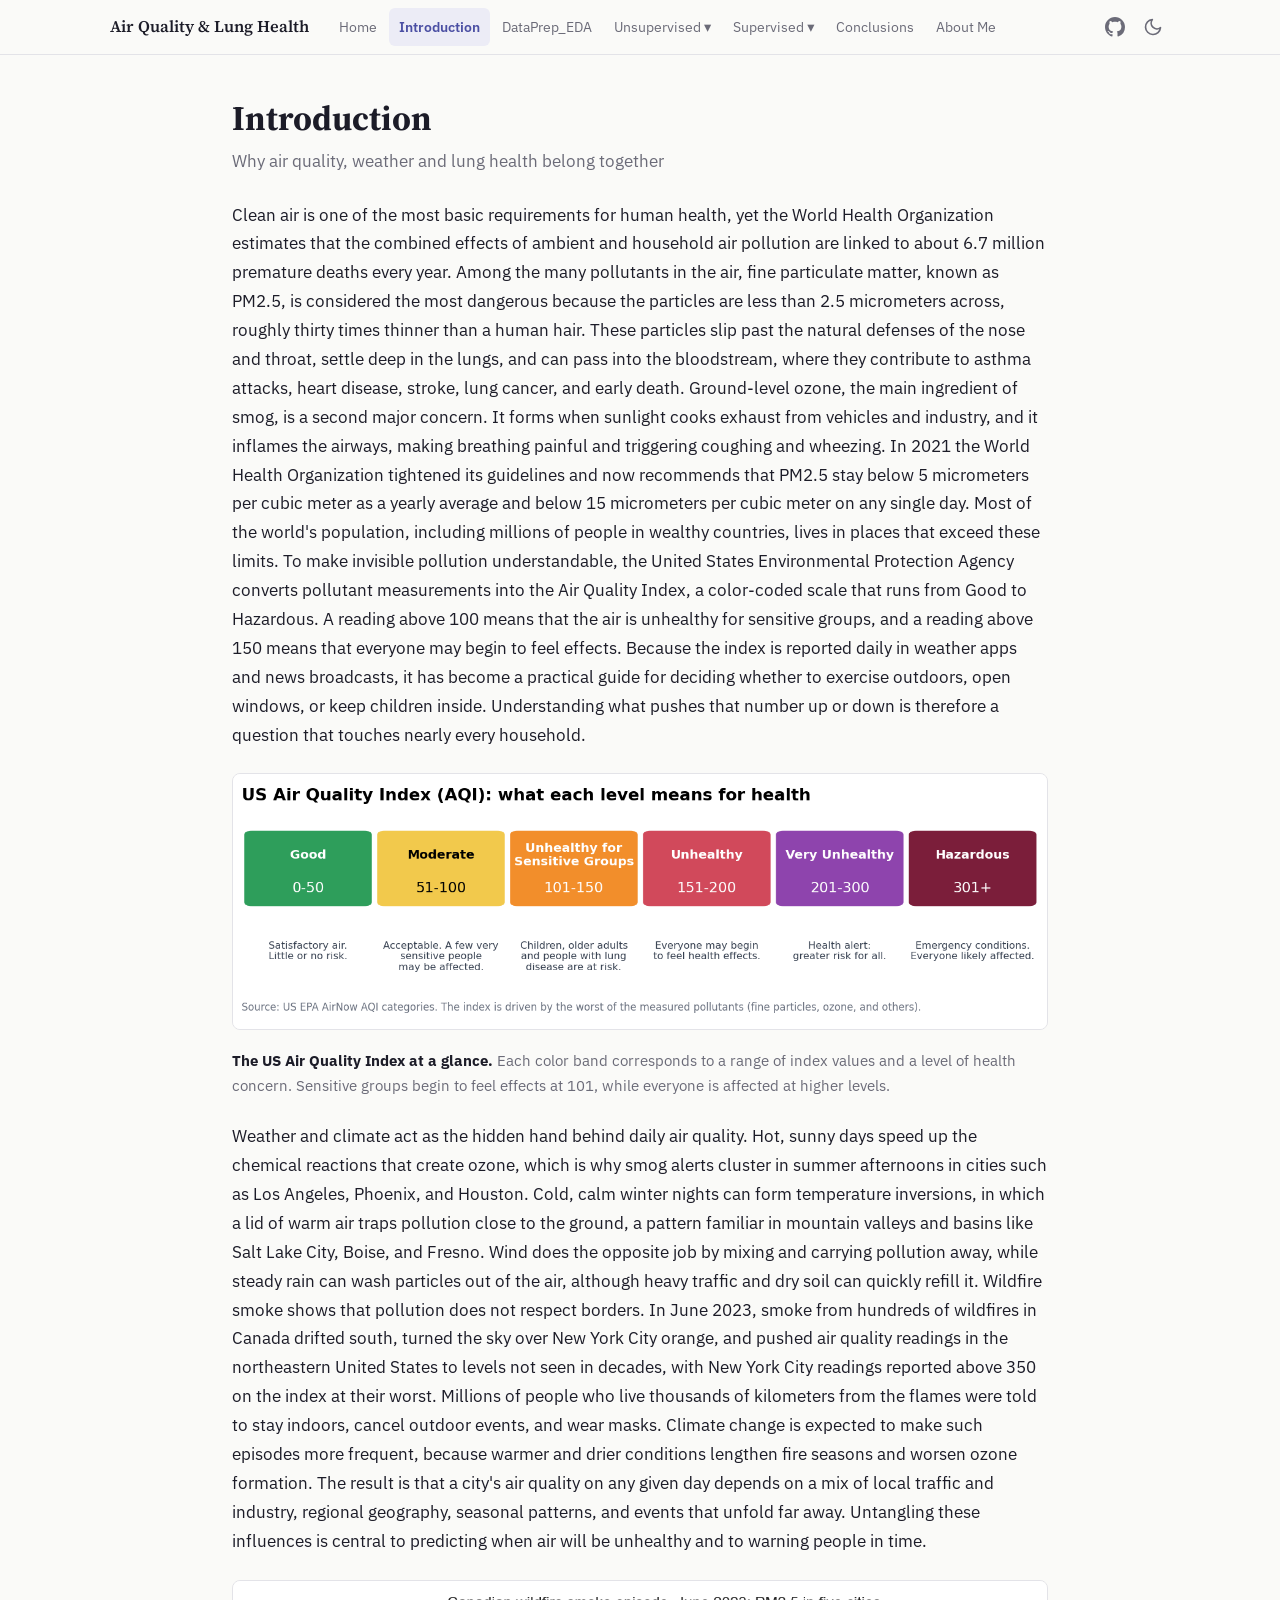
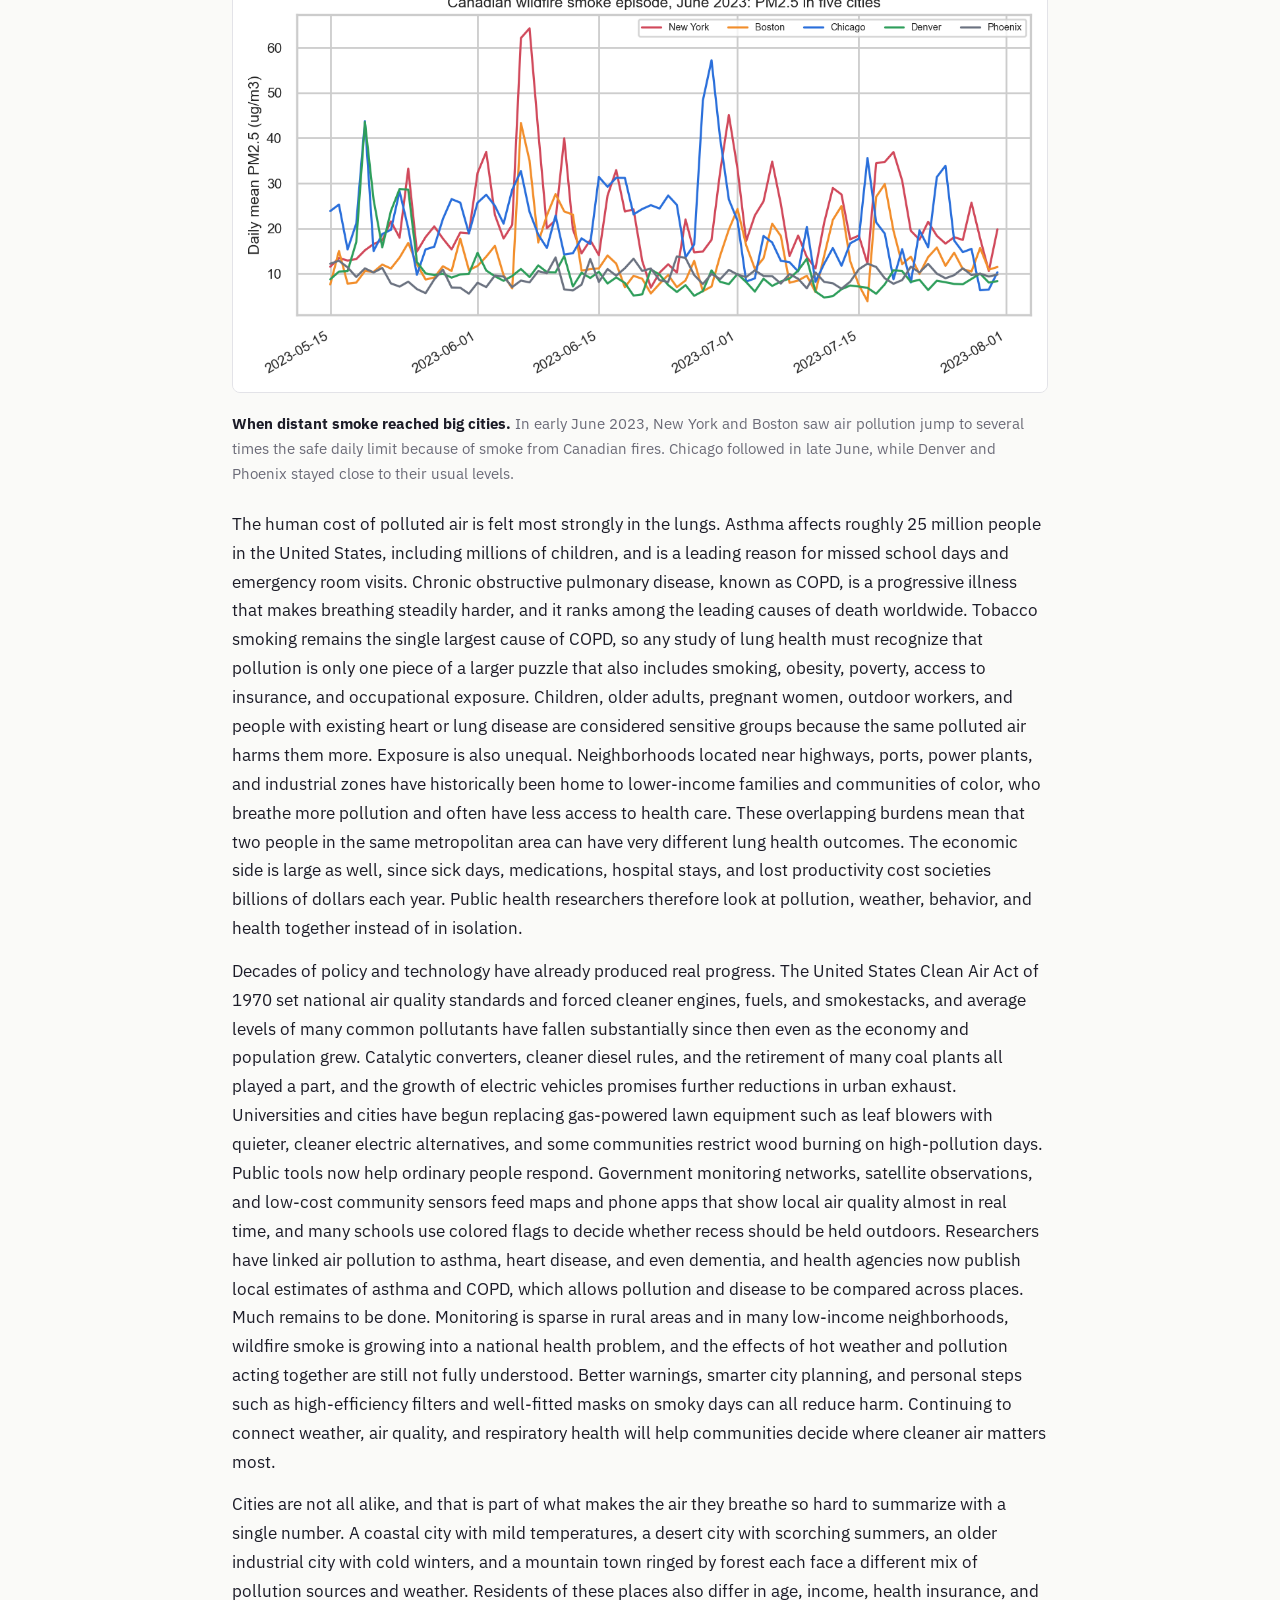
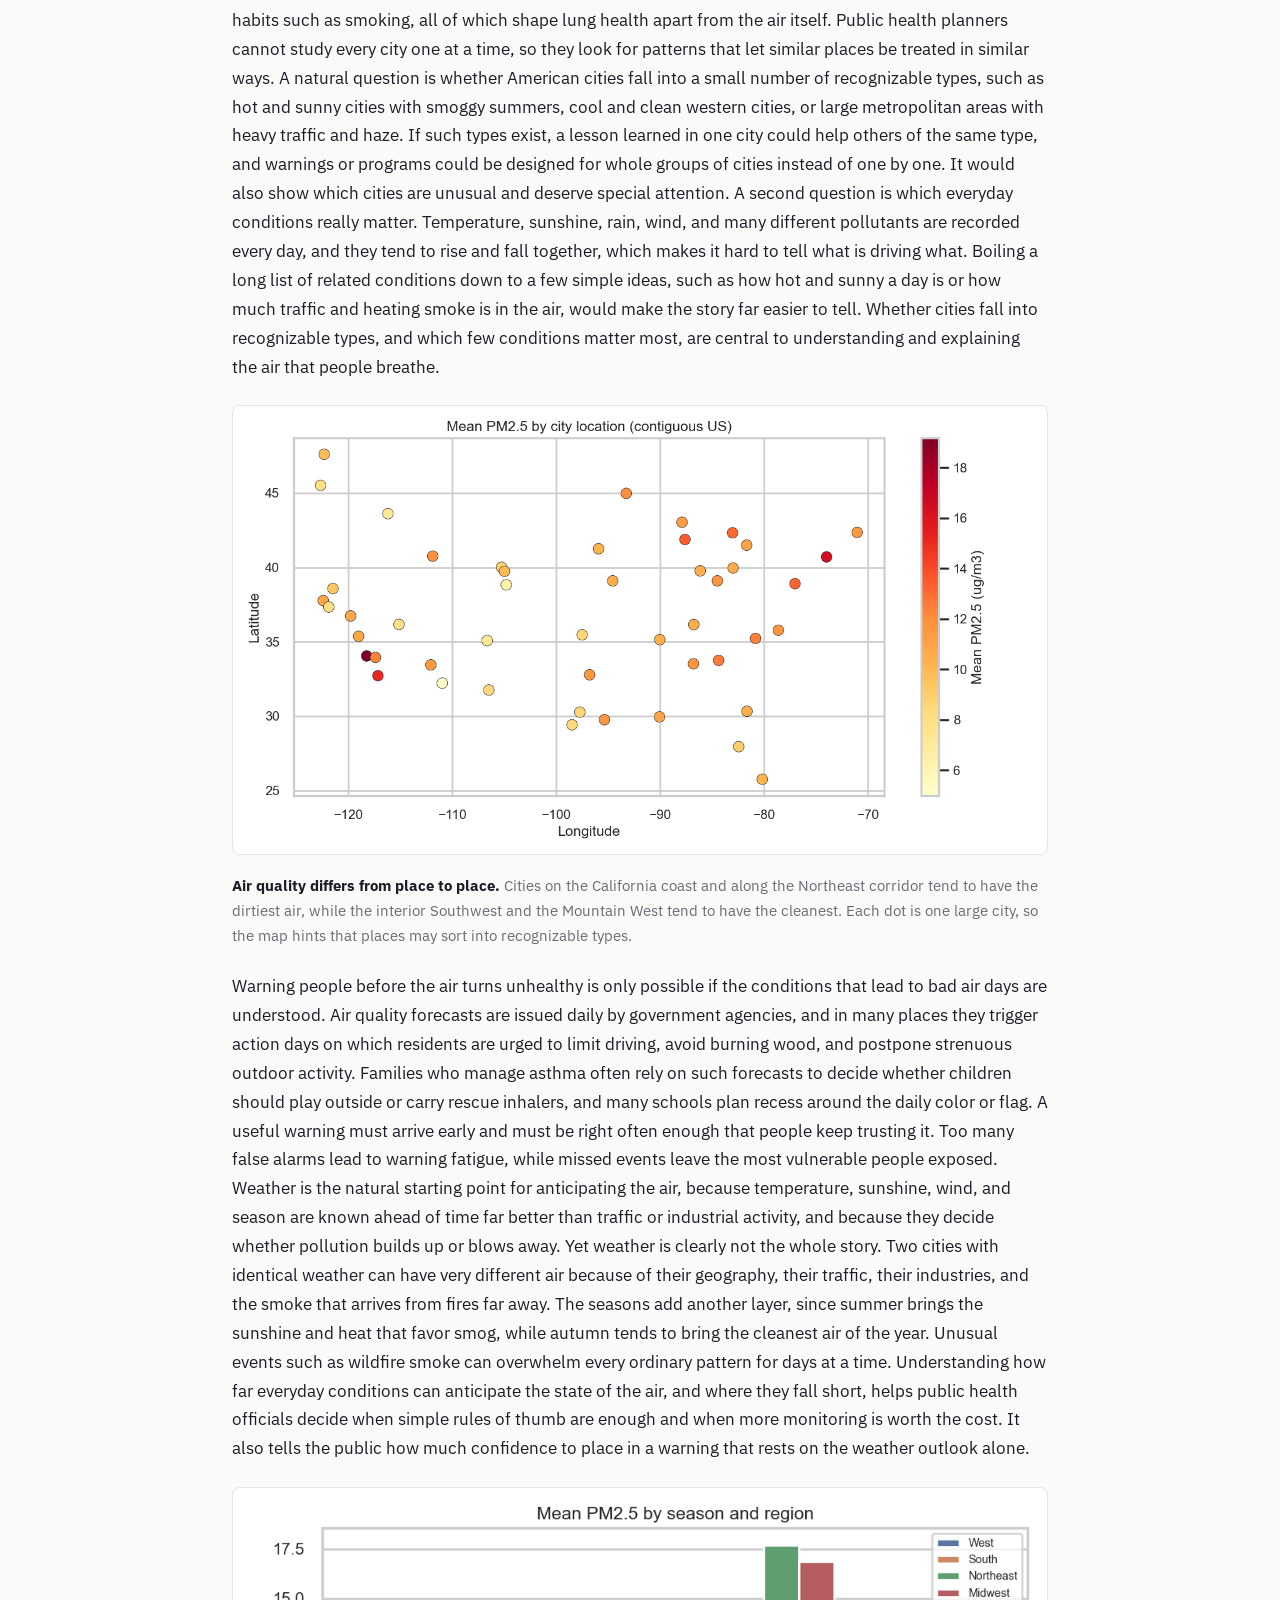
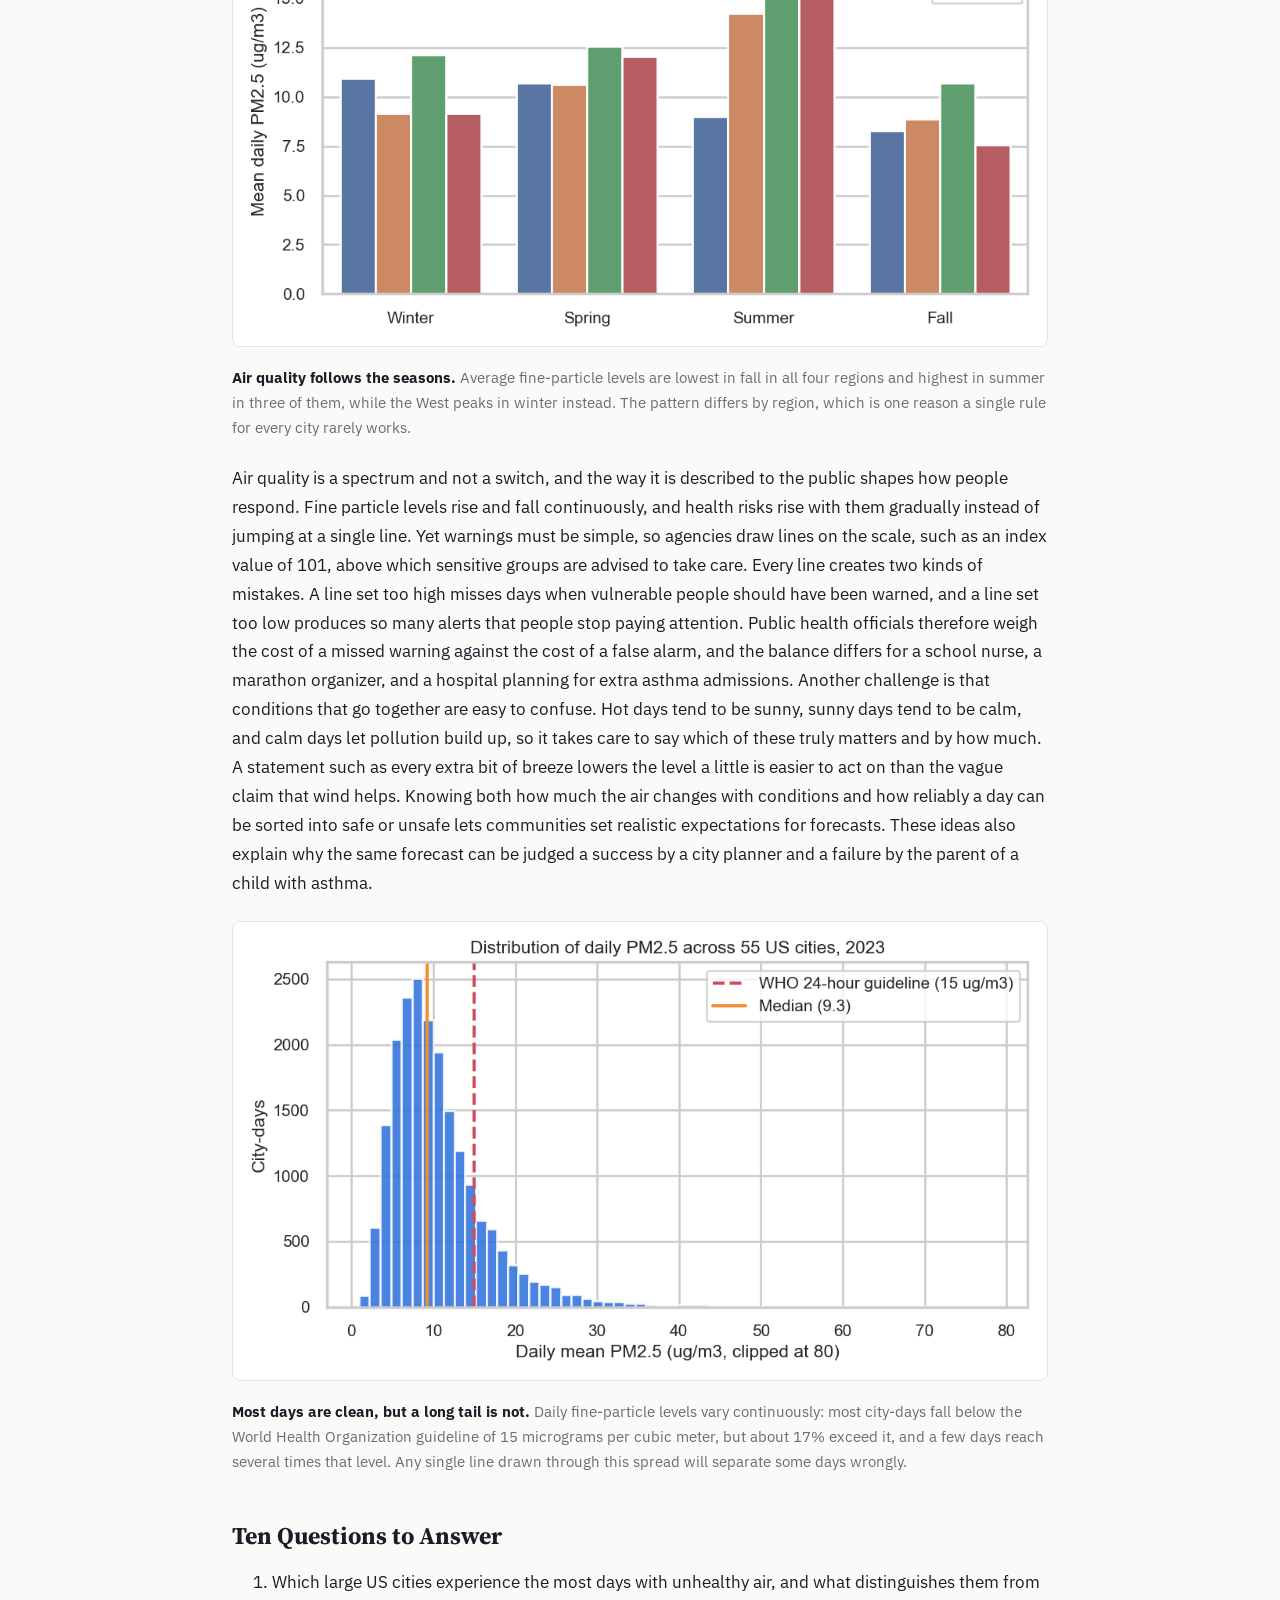
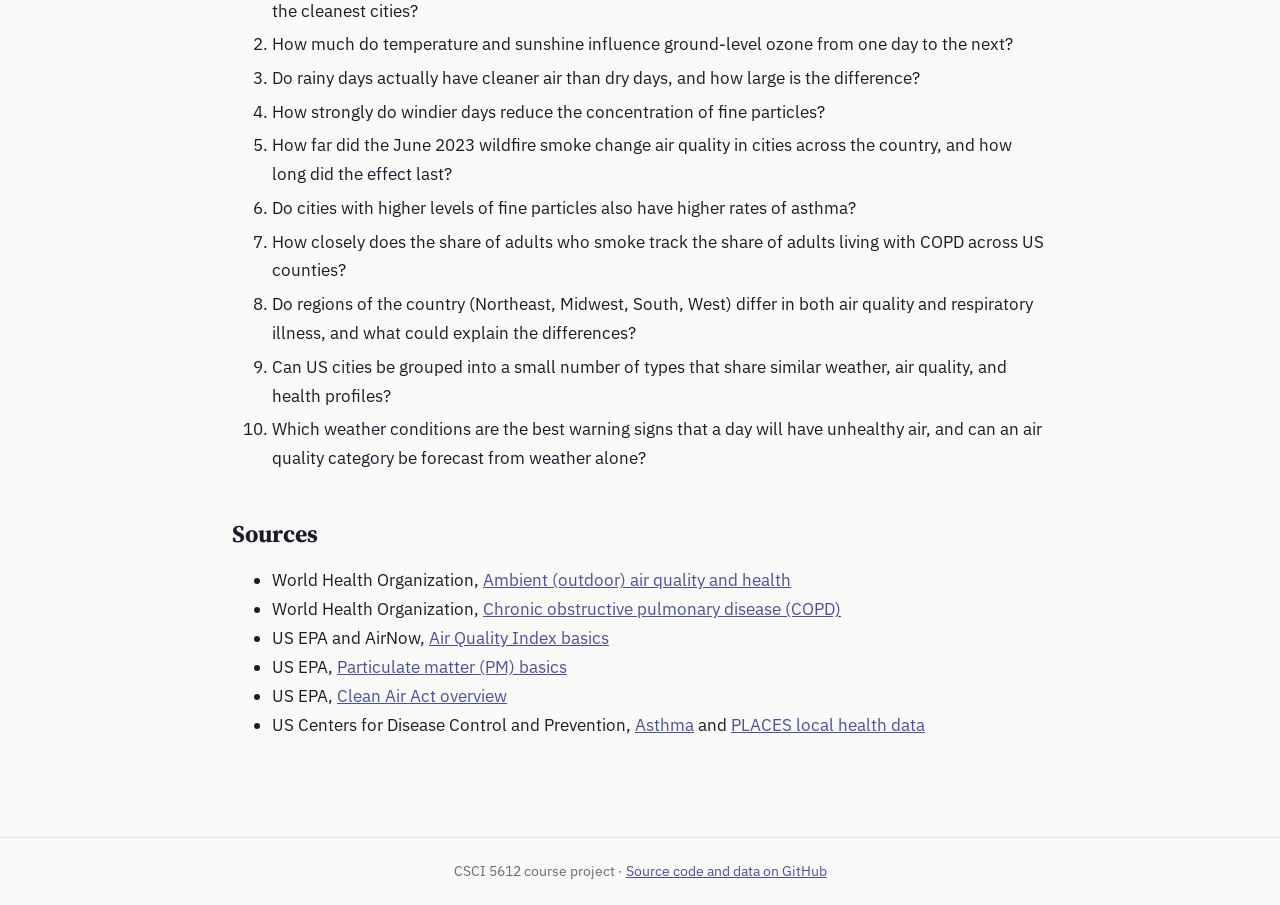
<file: introduction.html>
<!DOCTYPE html>
<html lang="en">
<head>
<meta charset="utf-8">
<meta name="viewport" content="width=device-width, initial-scale=1">
<title>Introduction | Air Quality, Weather and Respiratory Health</title>
<link rel="preconnect" href="https://fonts.googleapis.com">
<link href="https://fonts.googleapis.com/css2?family=IBM+Plex+Sans:wght@400;500;600&family=Source+Serif+4:wght@500;600&display=swap" rel="stylesheet">
<script>(function(){try{var t=localStorage.getItem('theme');if(t)document.documentElement.setAttribute('data-theme',t);}catch(e){}})();</script>
<link rel="stylesheet" href="style.css">
</head>
<body>
<nav class="top"><div class="in">
<a class="brand" href="index.html">Air Quality &amp; Lung Health</a>
<ul><li><a href="index.html">Home</a></li><li><a href="introduction.html" class=active>Introduction</a></li><li><a href="dataprep_eda.html">DataPrep_EDA</a></li><li class="has-dd"><button class="" aria-haspopup="true">Unsupervised &#9662;</button><div class="dd"><a href="clustering.html">Clustering</a><a href="pca.html">PCA</a></div></li><li class="has-dd"><button class="" aria-haspopup="true">Supervised &#9662;</button><div class="dd"><a href="naivebayes.html">NaiveBayes</a><a href="dectrees.html">DecTrees</a><a href="regression.html">Regression</a><a href="adaboost.html">AdaBoost</a><a href="gradientboosting.html">GradientBoosting</a><a href="xgboost.html">XGBoost</a></div></li><li><a href="conclusions.html">Conclusions</a></li><li><a href="about.html">About Me</a></li></ul>
<div class="tools"><a href="https://github.com/himanshumjain15/Air_quality_index_project" aria-label="GitHub repository"><svg width="20" height="20" viewBox="0 0 16 16" fill="currentColor"><path d="M8 0C3.58 0 0 3.58 0 8c0 3.54 2.29 6.53 5.47 7.59.4.07.55-.17.55-.38 0-.19-.01-.82-.01-1.49-2.01.37-2.53-.49-2.69-.94-.09-.23-.48-.94-.82-1.13-.28-.15-.68-.52-.01-.53.63-.01 1.08.58 1.23.82.72 1.21 1.87.87 2.33.66.07-.52.28-.87.51-1.07-1.78-.2-3.64-.89-3.64-3.95 0-.87.31-1.59.82-2.15-.08-.2-.36-1.02.08-2.12 0 0 .67-.21 2.2.82.64-.18 1.32-.27 2-.27.68 0 1.36.09 2 .27 1.53-1.04 2.2-.82 2.2-.82.44 1.1.16 1.92.08 2.12.51.56.82 1.27.82 2.15 0 3.07-1.87 3.75-3.65 3.95.29.25.54.73.54 1.48 0 1.07-.01 1.93-.01 2.2 0 .21.15.46.55.38A8.01 8.01 0 0016 8c0-4.42-3.58-8-8-8z"/></svg></a>
<button id="theme" aria-label="Toggle dark mode"><svg width="20" height="20" viewBox="0 0 24 24" fill="none" stroke="currentColor" stroke-width="2" stroke-linecap="round" stroke-linejoin="round"><path d="M21 12.8A9 9 0 1111.2 3a7 7 0 009.8 9.8z"/></svg></button></div>
</div></nav>
<main>

<h1>Introduction</h1>
<p class="sub">Why air quality, weather and lung health belong together</p>
<section>

<p>Clean air is one of the most basic requirements for human health, yet the World Health Organization estimates that the combined effects of ambient and household air pollution are linked to about 6.7 million premature deaths every year. Among the many pollutants in the air, fine particulate matter, known as PM2.5, is considered the most dangerous because the particles are less than 2.5 micrometers across, roughly thirty times thinner than a human hair. These particles slip past the natural defenses of the nose and throat, settle deep in the lungs, and can pass into the bloodstream, where they contribute to asthma attacks, heart disease, stroke, lung cancer, and early death. Ground-level ozone, the main ingredient of smog, is a second major concern. It forms when sunlight cooks exhaust from vehicles and industry, and it inflames the airways, making breathing painful and triggering coughing and wheezing. In 2021 the World Health Organization tightened its guidelines and now recommends that PM2.5 stay below 5 micrometers per cubic meter as a yearly average and below 15 micrometers per cubic meter on any single day. Most of the world's population, including millions of people in wealthy countries, lives in places that exceed these limits. To make invisible pollution understandable, the United States Environmental Protection Agency converts pollutant measurements into the Air Quality Index, a color-coded scale that runs from Good to Hazardous. A reading above 100 means that the air is unhealthy for sensitive groups, and a reading above 150 means that everyone may begin to feel effects. Because the index is reported daily in weather apps and news broadcasts, it has become a practical guide for deciding whether to exercise outdoors, open windows, or keep children inside. Understanding what pushes that number up or down is therefore a question that touches nearly every household.</p>

<figure><a href="images/intro_aqi_scale.png"><img src="images/intro_aqi_scale.png" alt="The US Air Quality Index at a glance"></a><figcaption><b>The US Air Quality Index at a glance.</b> Each color band corresponds to a range of index values and a level of health concern. Sensitive groups begin to feel effects at 101, while everyone is affected at higher levels.</figcaption></figure>

<p>Weather and climate act as the hidden hand behind daily air quality. Hot, sunny days speed up the chemical reactions that create ozone, which is why smog alerts cluster in summer afternoons in cities such as Los Angeles, Phoenix, and Houston. Cold, calm winter nights can form temperature inversions, in which a lid of warm air traps pollution close to the ground, a pattern familiar in mountain valleys and basins like Salt Lake City, Boise, and Fresno. Wind does the opposite job by mixing and carrying pollution away, while steady rain can wash particles out of the air, although heavy traffic and dry soil can quickly refill it. Wildfire smoke shows that pollution does not respect borders. In June 2023, smoke from hundreds of wildfires in Canada drifted south, turned the sky over New York City orange, and pushed air quality readings in the northeastern United States to levels not seen in decades, with New York City readings reported above 350 on the index at their worst. Millions of people who live thousands of kilometers from the flames were told to stay indoors, cancel outdoor events, and wear masks. Climate change is expected to make such episodes more frequent, because warmer and drier conditions lengthen fire seasons and worsen ozone formation. The result is that a city's air quality on any given day depends on a mix of local traffic and industry, regional geography, seasonal patterns, and events that unfold far away. Untangling these influences is central to predicting when air will be unhealthy and to warning people in time.</p>

<figure><a href="images/eda_08_wildfire_episode.png"><img src="images/eda_08_wildfire_episode.png" alt="When distant smoke reached big cities"></a><figcaption><b>When distant smoke reached big cities.</b> In early June 2023, New York and Boston saw air pollution jump to several times the safe daily limit because of smoke from Canadian fires. Chicago followed in late June, while Denver and Phoenix stayed close to their usual levels.</figcaption></figure>

<p>The human cost of polluted air is felt most strongly in the lungs. Asthma affects roughly 25 million people in the United States, including millions of children, and is a leading reason for missed school days and emergency room visits. Chronic obstructive pulmonary disease, known as COPD, is a progressive illness that makes breathing steadily harder, and it ranks among the leading causes of death worldwide. Tobacco smoking remains the single largest cause of COPD, so any study of lung health must recognize that pollution is only one piece of a larger puzzle that also includes smoking, obesity, poverty, access to insurance, and occupational exposure. Children, older adults, pregnant women, outdoor workers, and people with existing heart or lung disease are considered sensitive groups because the same polluted air harms them more. Exposure is also unequal. Neighborhoods located near highways, ports, power plants, and industrial zones have historically been home to lower-income families and communities of color, who breathe more pollution and often have less access to health care. These overlapping burdens mean that two people in the same metropolitan area can have very different lung health outcomes. The economic side is large as well, since sick days, medications, hospital stays, and lost productivity cost societies billions of dollars each year. Public health researchers therefore look at pollution, weather, behavior, and health together instead of in isolation.</p>

<p>Decades of policy and technology have already produced real progress. The United States Clean Air Act of 1970 set national air quality standards and forced cleaner engines, fuels, and smokestacks, and average levels of many common pollutants have fallen substantially since then even as the economy and population grew. Catalytic converters, cleaner diesel rules, and the retirement of many coal plants all played a part, and the growth of electric vehicles promises further reductions in urban exhaust. Universities and cities have begun replacing gas-powered lawn equipment such as leaf blowers with quieter, cleaner electric alternatives, and some communities restrict wood burning on high-pollution days. Public tools now help ordinary people respond. Government monitoring networks, satellite observations, and low-cost community sensors feed maps and phone apps that show local air quality almost in real time, and many schools use colored flags to decide whether recess should be held outdoors. Researchers have linked air pollution to asthma, heart disease, and even dementia, and health agencies now publish local estimates of asthma and COPD, which allows pollution and disease to be compared across places. Much remains to be done. Monitoring is sparse in rural areas and in many low-income neighborhoods, wildfire smoke is growing into a national health problem, and the effects of hot weather and pollution acting together are still not fully understood. Better warnings, smarter city planning, and personal steps such as high-efficiency filters and well-fitted masks on smoky days can all reduce harm. Continuing to connect weather, air quality, and respiratory health will help communities decide where cleaner air matters most.</p>

<p>Cities are not all alike, and that is part of what makes the air they breathe so hard to summarize with a single number. A coastal city with mild temperatures, a desert city with scorching summers, an older industrial city with cold winters, and a mountain town ringed by forest each face a different mix of pollution sources and weather. Residents of these places also differ in age, income, health insurance, and habits such as smoking, all of which shape lung health apart from the air itself. Public health planners cannot study every city one at a time, so they look for patterns that let similar places be treated in similar ways. A natural question is whether American cities fall into a small number of recognizable types, such as hot and sunny cities with smoggy summers, cool and clean western cities, or large metropolitan areas with heavy traffic and haze. If such types exist, a lesson learned in one city could help others of the same type, and warnings or programs could be designed for whole groups of cities instead of one by one. It would also show which cities are unusual and deserve special attention. A second question is which everyday conditions really matter. Temperature, sunshine, rain, wind, and many different pollutants are recorded every day, and they tend to rise and fall together, which makes it hard to tell what is driving what. Boiling a long list of related conditions down to a few simple ideas, such as how hot and sunny a day is or how much traffic and heating smoke is in the air, would make the story far easier to tell. Whether cities fall into recognizable types, and which few conditions matter most, are central to understanding and explaining the air that people breathe.</p>

<figure><a href="images/eda_13_pm25_map.png"><img src="images/eda_13_pm25_map.png" alt="Air quality differs from place to place"></a><figcaption><b>Air quality differs from place to place.</b> Cities on the California coast and along the Northeast corridor tend to have the dirtiest air, while the interior Southwest and the Mountain West tend to have the cleanest. Each dot is one large city, so the map hints that places may sort into recognizable types.</figcaption></figure>

<p>Warning people before the air turns unhealthy is only possible if the conditions that lead to bad air days are understood. Air quality forecasts are issued daily by government agencies, and in many places they trigger action days on which residents are urged to limit driving, avoid burning wood, and postpone strenuous outdoor activity. Families who manage asthma often rely on such forecasts to decide whether children should play outside or carry rescue inhalers, and many schools plan recess around the daily color or flag. A useful warning must arrive early and must be right often enough that people keep trusting it. Too many false alarms lead to warning fatigue, while missed events leave the most vulnerable people exposed. Weather is the natural starting point for anticipating the air, because temperature, sunshine, wind, and season are known ahead of time far better than traffic or industrial activity, and because they decide whether pollution builds up or blows away. Yet weather is clearly not the whole story. Two cities with identical weather can have very different air because of their geography, their traffic, their industries, and the smoke that arrives from fires far away. The seasons add another layer, since summer brings the sunshine and heat that favor smog, while autumn tends to bring the cleanest air of the year. Unusual events such as wildfire smoke can overwhelm every ordinary pattern for days at a time. Understanding how far everyday conditions can anticipate the state of the air, and where they fall short, helps public health officials decide when simple rules of thumb are enough and when more monitoring is worth the cost. It also tells the public how much confidence to place in a warning that rests on the weather outlook alone.</p>

<figure><a href="images/eda_15_season_region.png"><img src="images/eda_15_season_region.png" alt="Air quality follows the seasons"></a><figcaption><b>Air quality follows the seasons.</b> Average fine-particle levels are lowest in fall in all four regions and highest in summer in three of them, while the West peaks in winter instead. The pattern differs by region, which is one reason a single rule for every city rarely works.</figcaption></figure>

<p>Air quality is a spectrum and not a switch, and the way it is described to the public shapes how people respond. Fine particle levels rise and fall continuously, and health risks rise with them gradually instead of jumping at a single line. Yet warnings must be simple, so agencies draw lines on the scale, such as an index value of 101, above which sensitive groups are advised to take care. Every line creates two kinds of mistakes. A line set too high misses days when vulnerable people should have been warned, and a line set too low produces so many alerts that people stop paying attention. Public health officials therefore weigh the cost of a missed warning against the cost of a false alarm, and the balance differs for a school nurse, a marathon organizer, and a hospital planning for extra asthma admissions. Another challenge is that conditions that go together are easy to confuse. Hot days tend to be sunny, sunny days tend to be calm, and calm days let pollution build up, so it takes care to say which of these truly matters and by how much. A statement such as every extra bit of breeze lowers the level a little is easier to act on than the vague claim that wind helps. Knowing both how much the air changes with conditions and how reliably a day can be sorted into safe or unsafe lets communities set realistic expectations for forecasts. These ideas also explain why the same forecast can be judged a success by a city planner and a failure by the parent of a child with asthma.</p>

<figure><a href="images/eda_02_pm25_distribution.png"><img src="images/eda_02_pm25_distribution.png" alt="Most days are clean, but a long tail is not"></a><figcaption><b>Most days are clean, but a long tail is not.</b> Daily fine-particle levels vary continuously: most city-days fall below the World Health Organization guideline of 15 micrograms per cubic meter, but about 17% exceed it, and a few days reach several times that level. Any single line drawn through this spread will separate some days wrongly.</figcaption></figure>
</section>

<section>
<h2>Ten Questions to Answer</h2>
<ol class="q">
<li>Which large US cities experience the most days with unhealthy air, and what distinguishes them from the cleanest cities?</li>
<li>How much do temperature and sunshine influence ground-level ozone from one day to the next?</li>
<li>Do rainy days actually have cleaner air than dry days, and how large is the difference?</li>
<li>How strongly do windier days reduce the concentration of fine particles?</li>
<li>How far did the June 2023 wildfire smoke change air quality in cities across the country, and how long did the effect last?</li>
<li>Do cities with higher levels of fine particles also have higher rates of asthma?</li>
<li>How closely does the share of adults who smoke track the share of adults living with COPD across US counties?</li>
<li>Do regions of the country (Northeast, Midwest, South, West) differ in both air quality and respiratory illness, and what could explain the differences?</li>
<li>Can US cities be grouped into a small number of types that share similar weather, air quality, and health profiles?</li>
<li>Which weather conditions are the best warning signs that a day will have unhealthy air, and can an air quality category be forecast from weather alone?</li>
</ol>
</section>

<section>
<h2>Sources</h2>
<ul>
<li>World Health Organization, <a href="https://www.who.int/news-room/fact-sheets/detail/ambient-(outdoor)-air-quality-and-health">Ambient (outdoor) air quality and health</a></li>
<li>World Health Organization, <a href="https://www.who.int/news-room/fact-sheets/detail/chronic-obstructive-pulmonary-disease-(copd)">Chronic obstructive pulmonary disease (COPD)</a></li>
<li>US EPA and AirNow, <a href="https://www.airnow.gov/aqi/aqi-basics/">Air Quality Index basics</a></li>
<li>US EPA, <a href="https://www.epa.gov/pm-pollution/particulate-matter-pm-basics">Particulate matter (PM) basics</a></li>
<li>US EPA, <a href="https://www.epa.gov/clean-air-act-overview">Clean Air Act overview</a></li>
<li>US Centers for Disease Control and Prevention, <a href="https://www.cdc.gov/asthma/">Asthma</a> and <a href="https://www.cdc.gov/places/">PLACES local health data</a></li>
</ul>
</section>

</main>
<footer>CSCI 5612 course project &middot; <a href="https://github.com/himanshumjain15/Air_quality_index_project">Source code and data on GitHub</a></footer>
<script>
document.getElementById('theme').addEventListener('click',function(){
var d=document.documentElement,n=d.getAttribute('data-theme')==='dark'?'light':'dark';
d.setAttribute('data-theme',n);try{localStorage.setItem('theme',n)}catch(e){}});
document.querySelectorAll('nav.top li.has-dd>button').forEach(function(b){
b.addEventListener('click',function(){b.parentElement.classList.toggle('open')})});
</script>
</body>
</html>
</file>
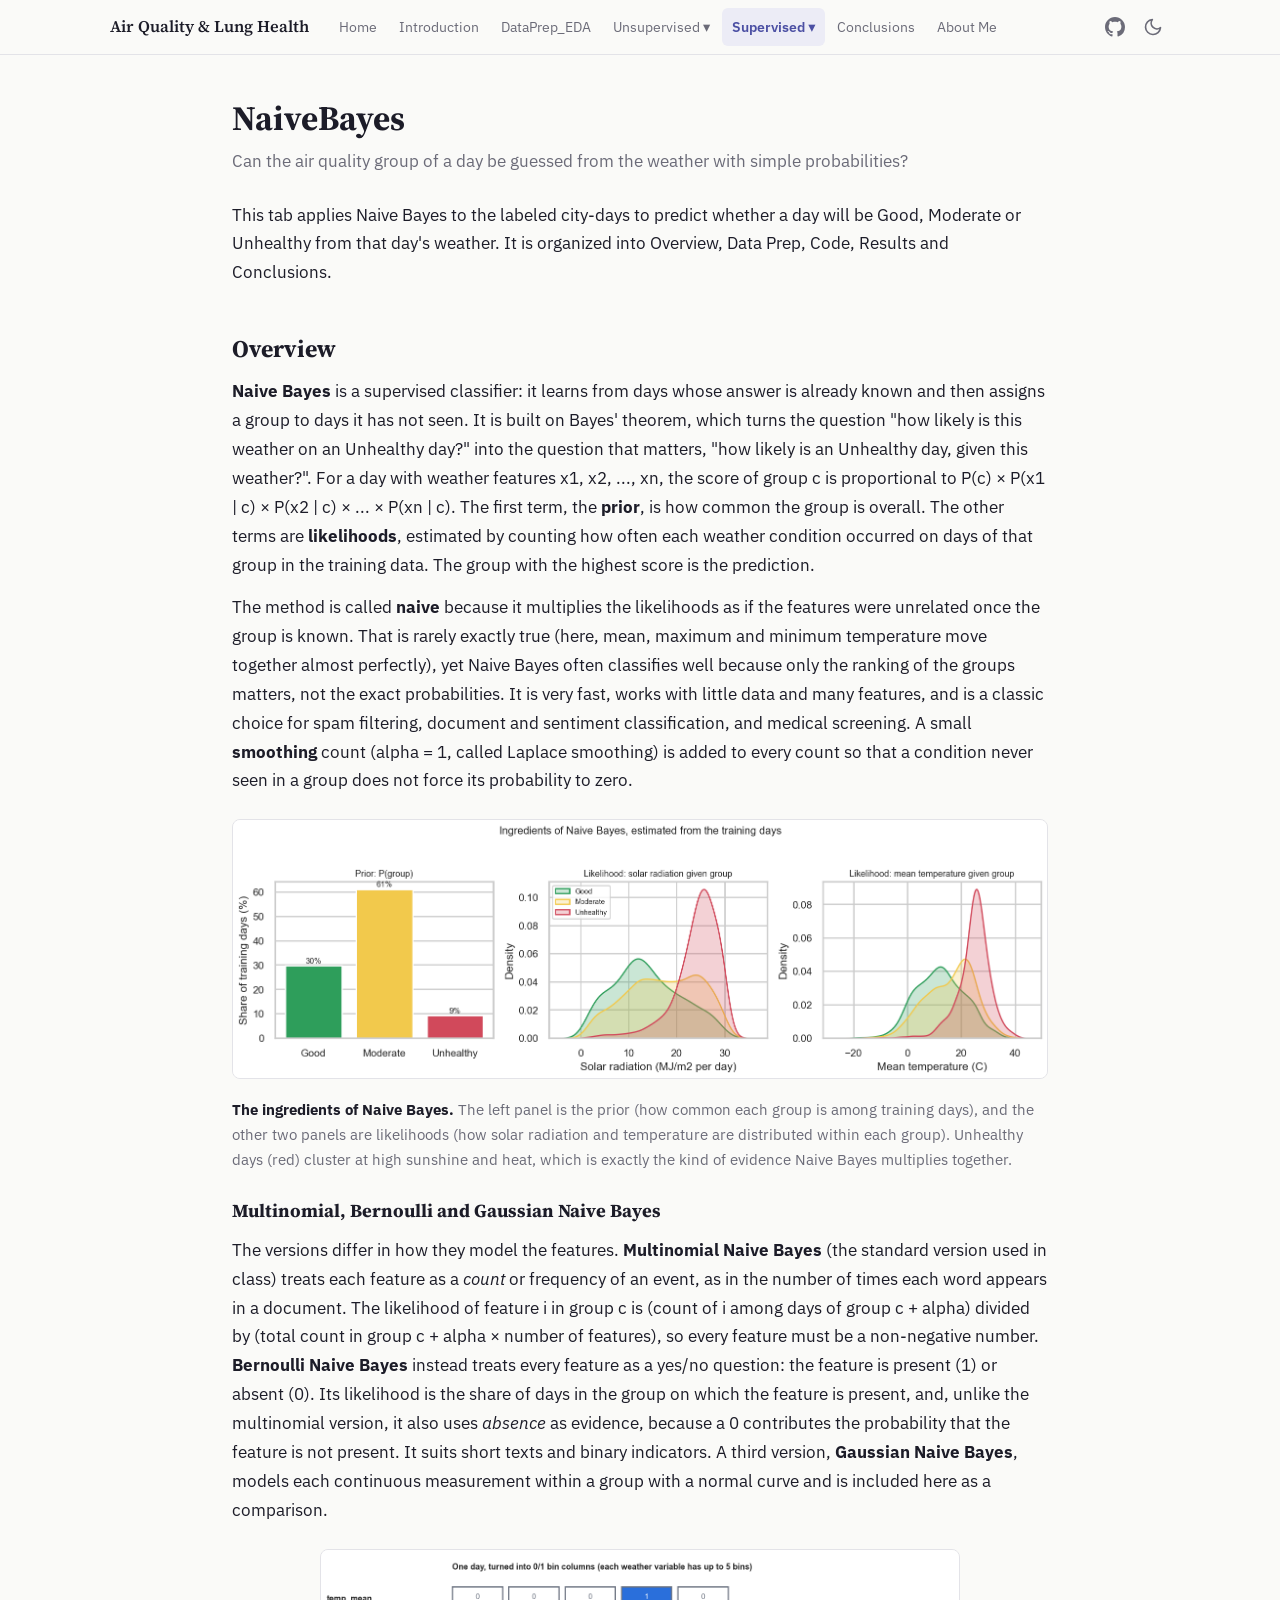
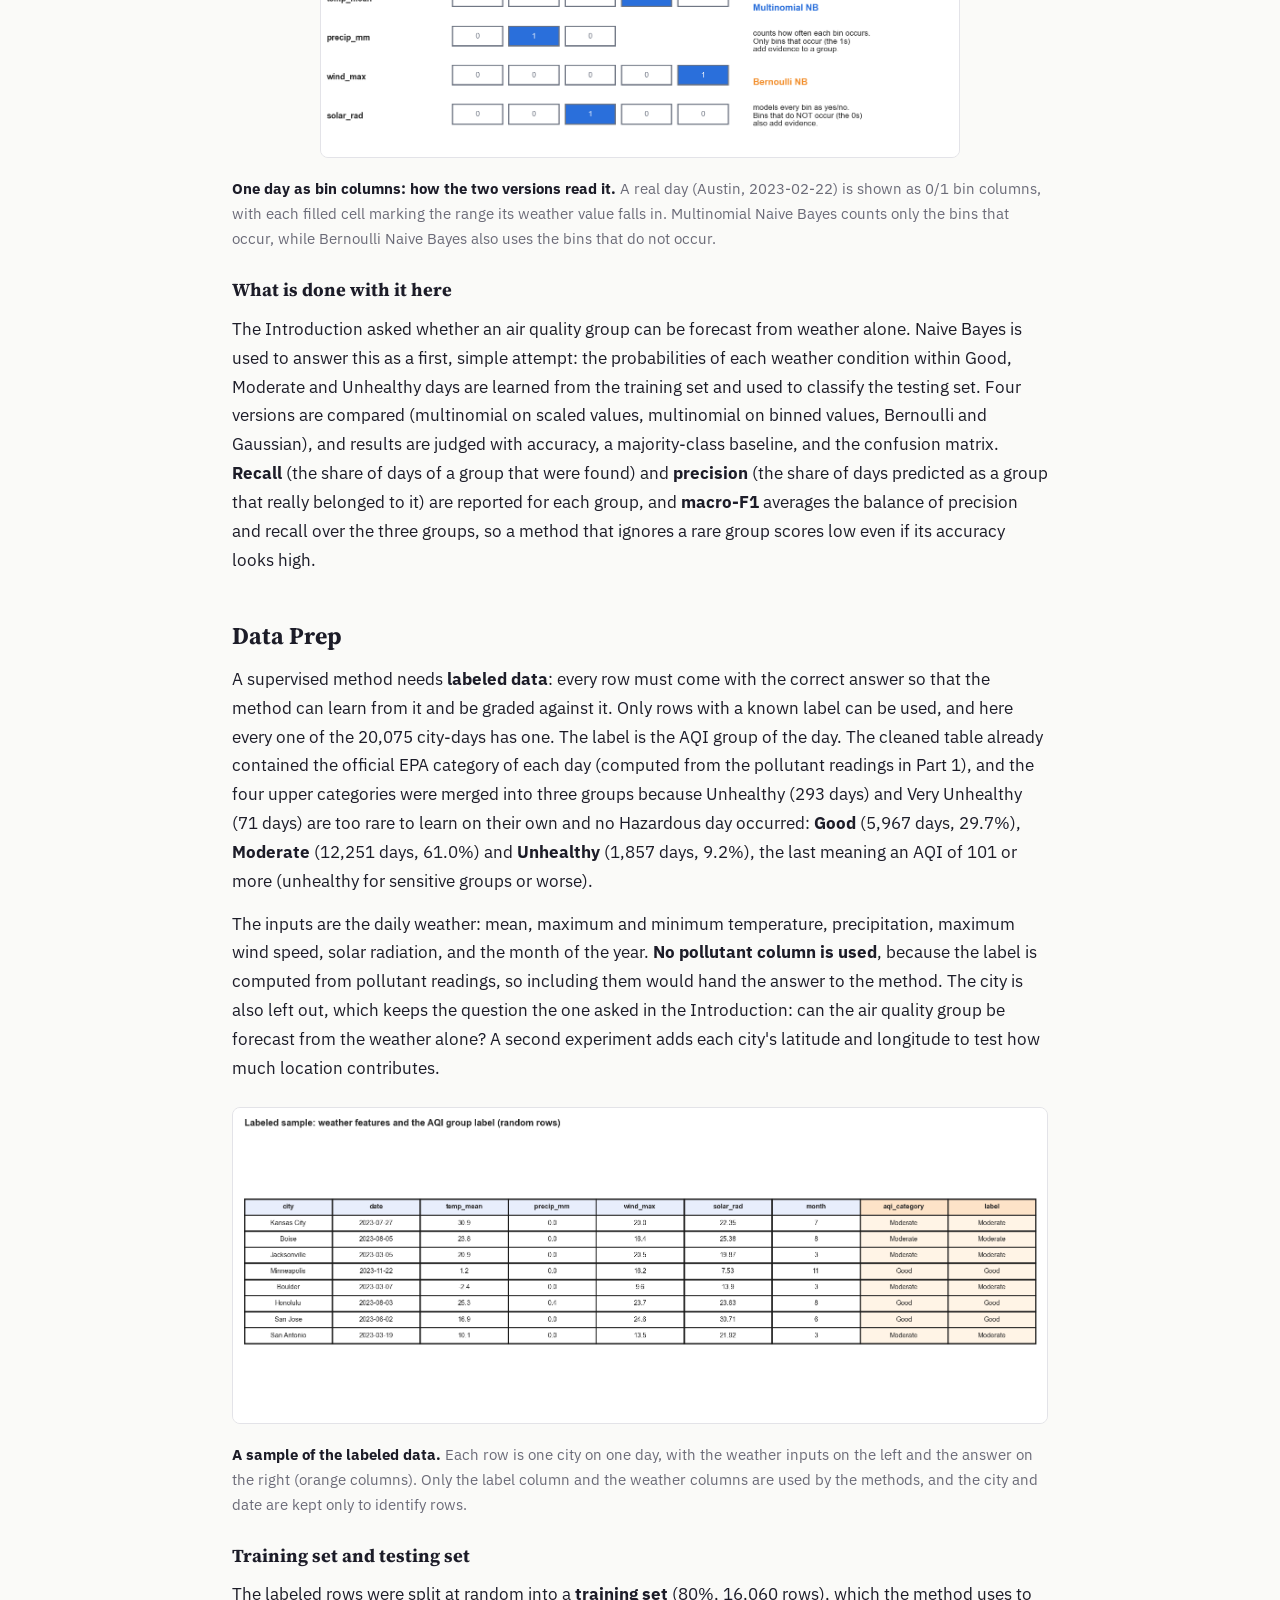
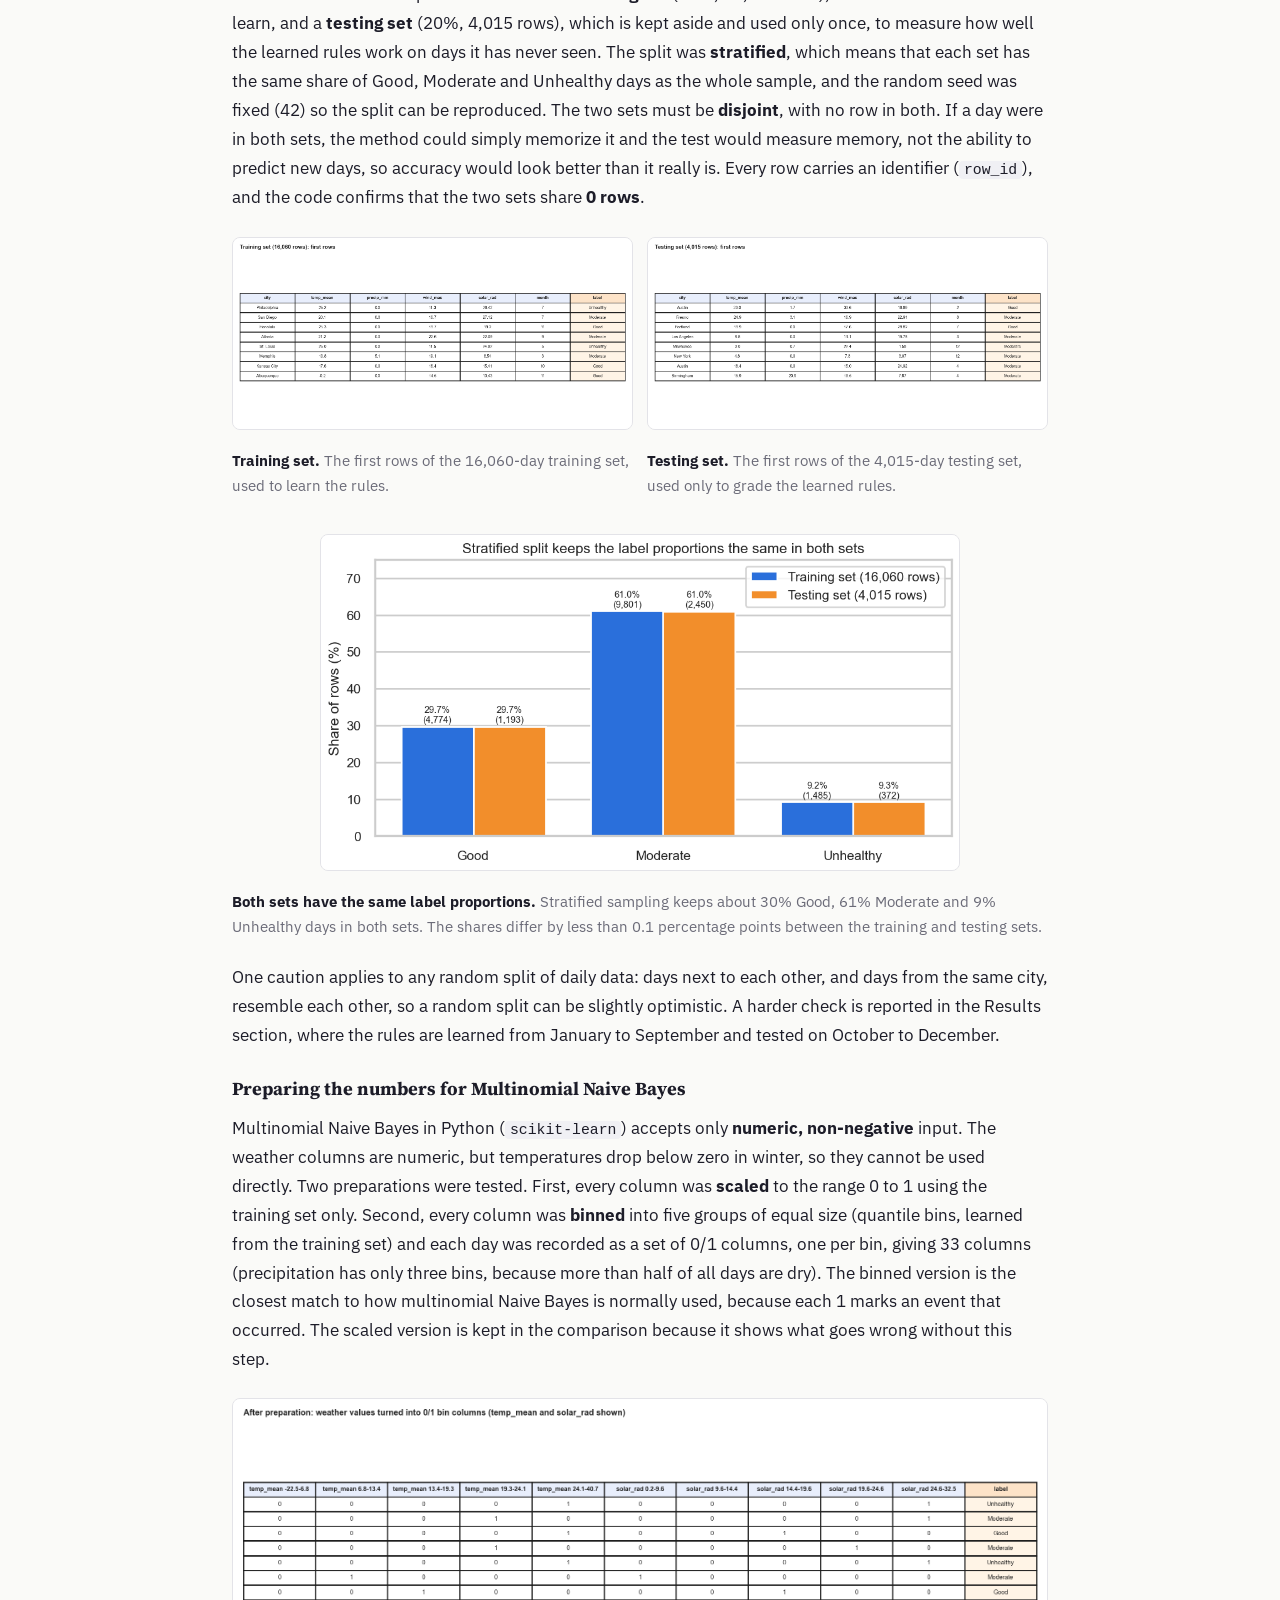
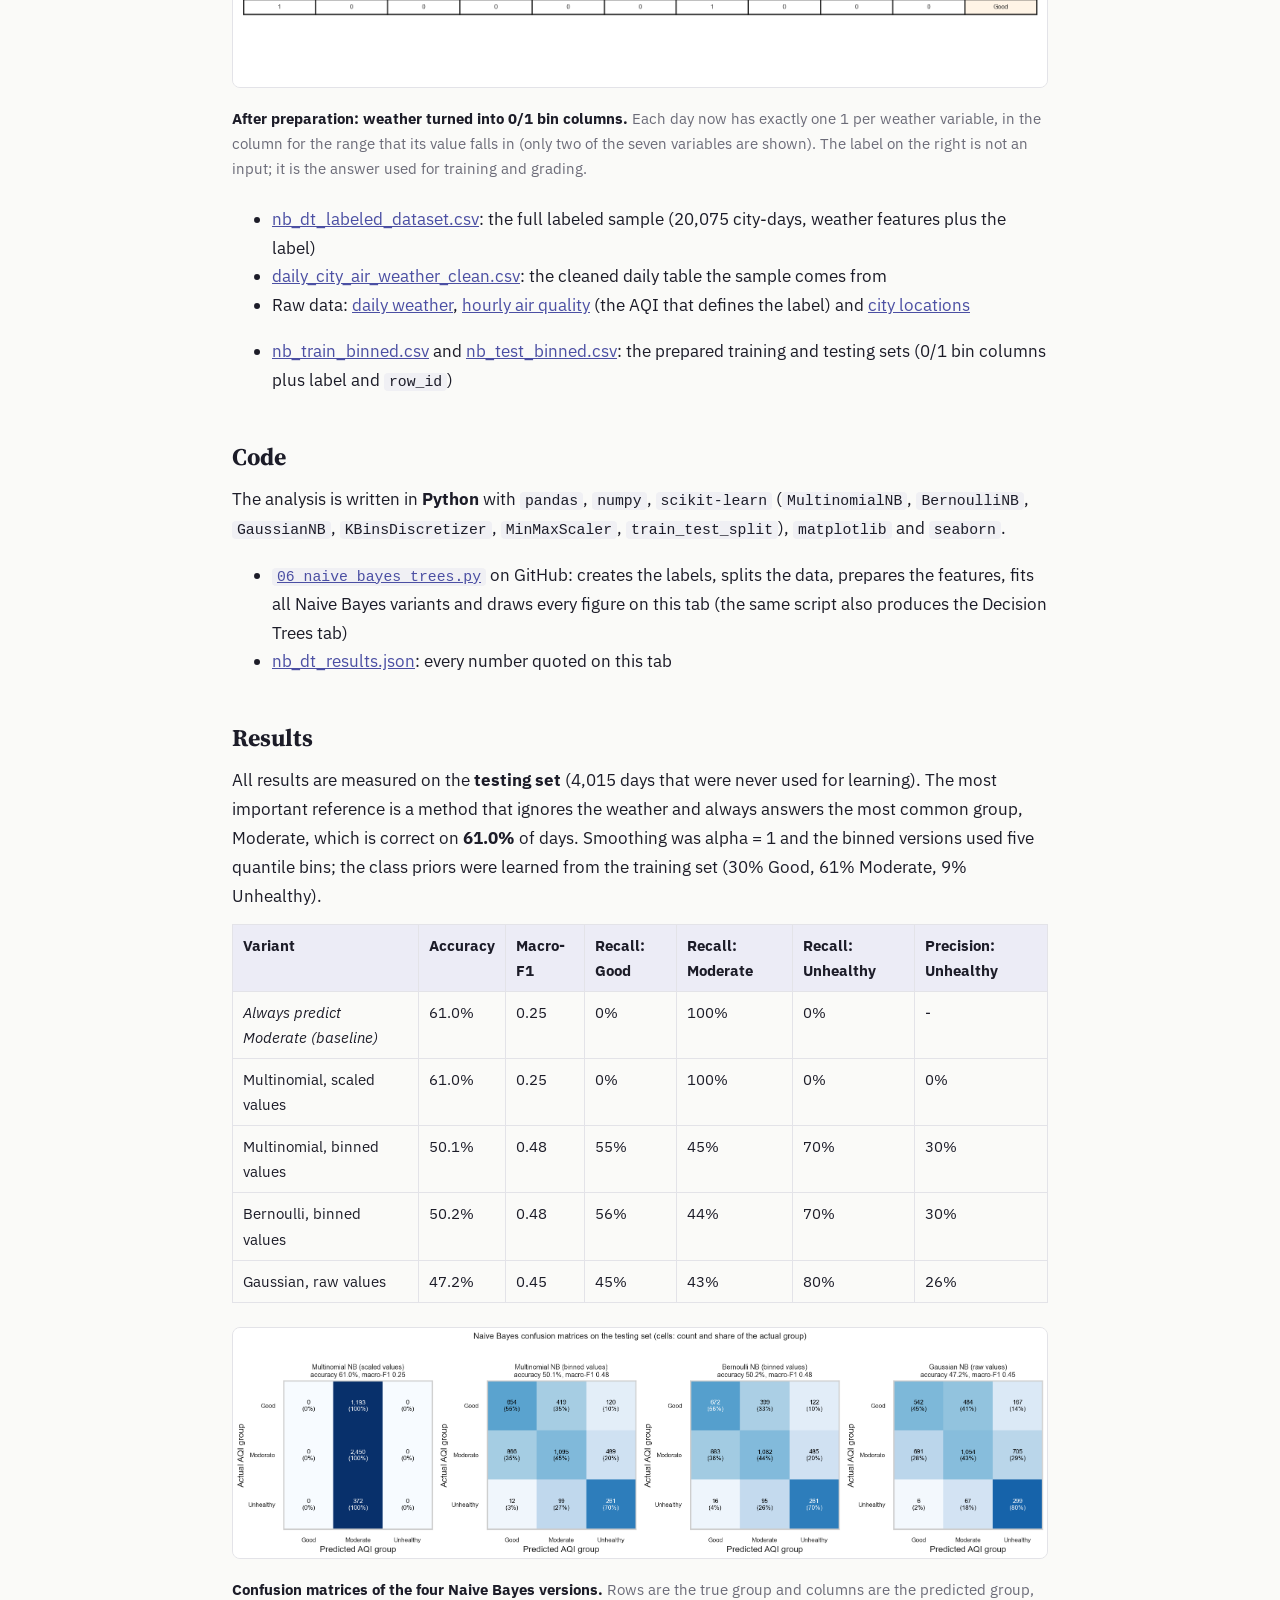
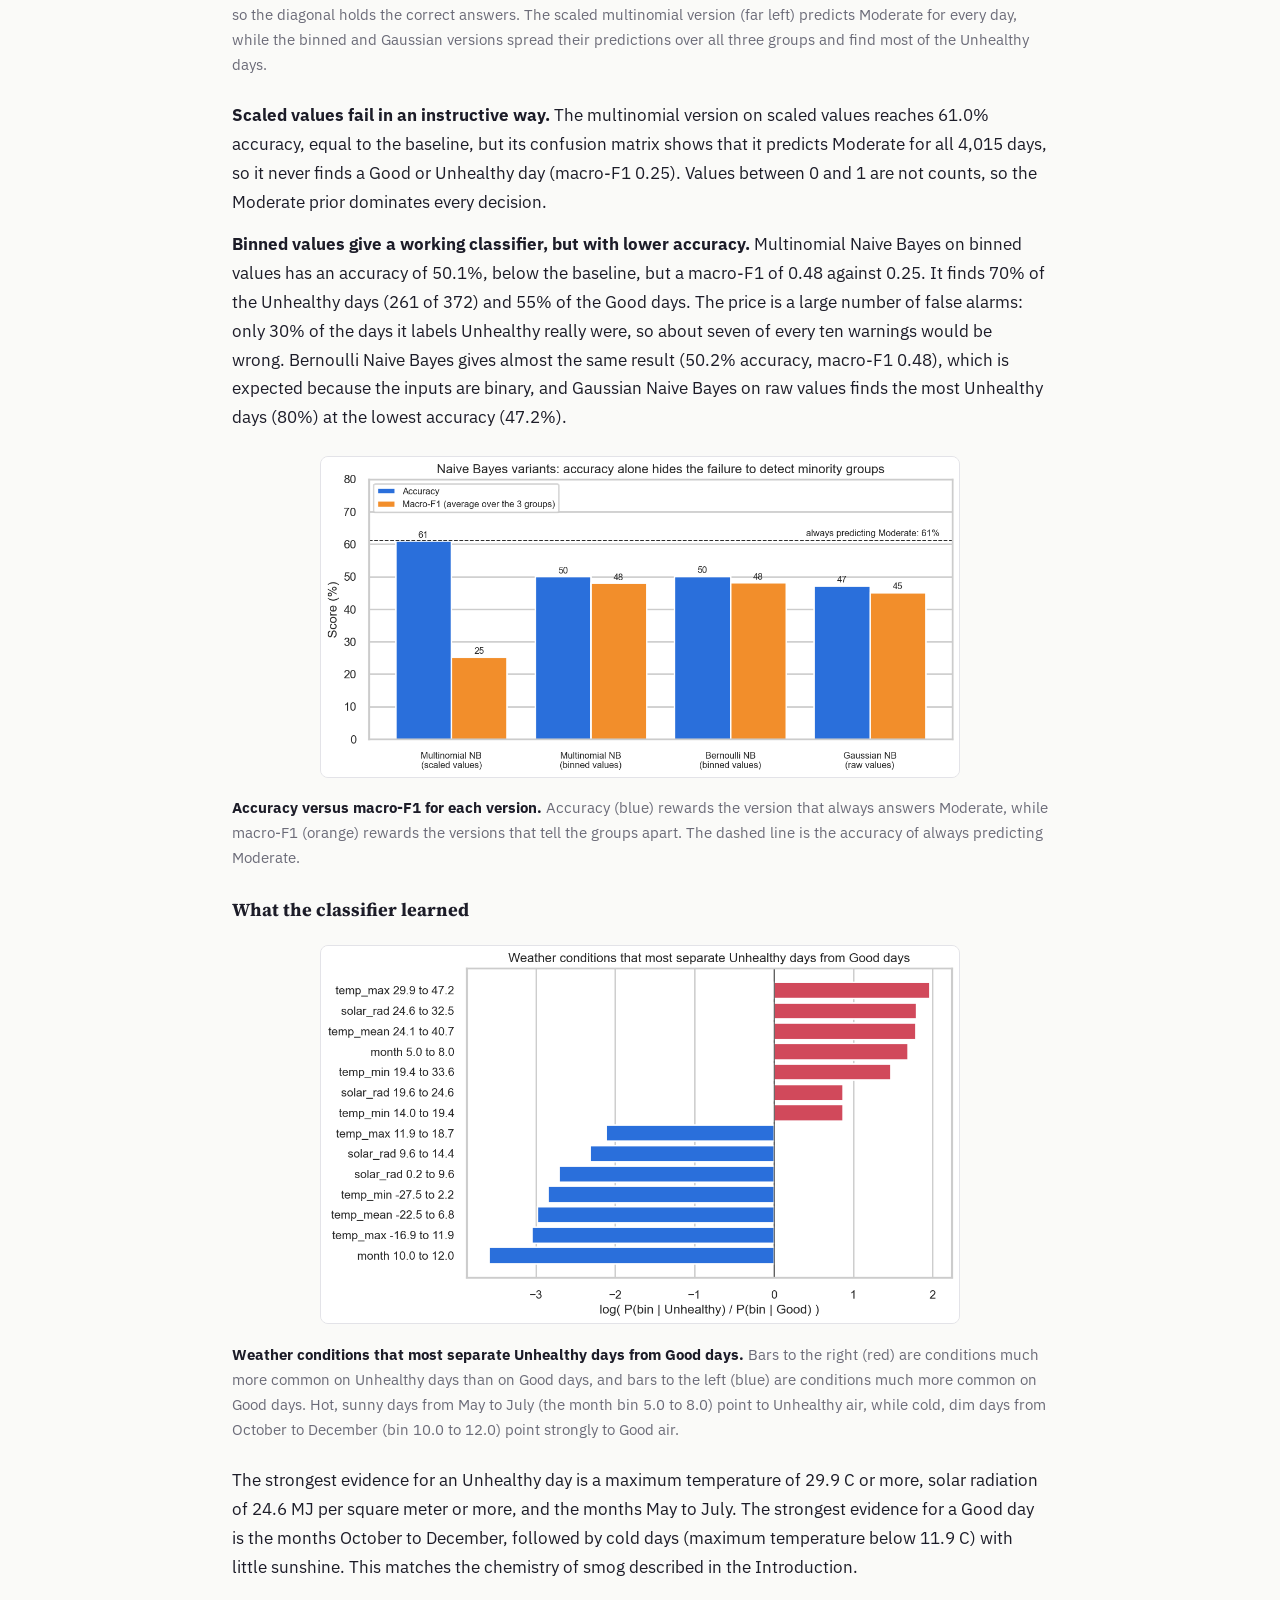
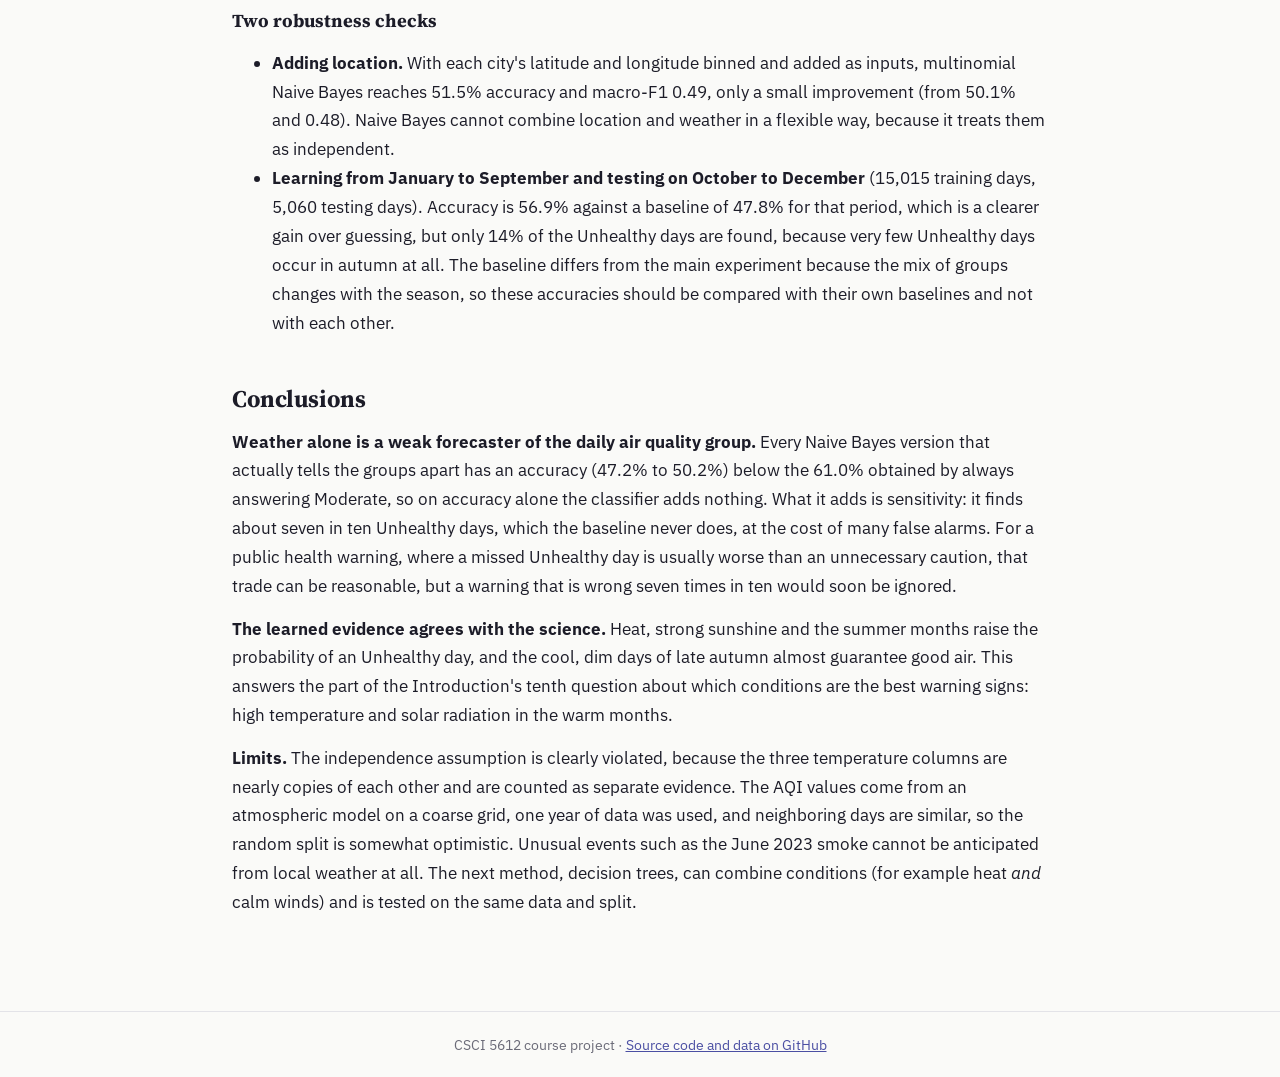
<file: naivebayes.html>
<!DOCTYPE html>
<html lang="en">
<head>
<meta charset="utf-8">
<meta name="viewport" content="width=device-width, initial-scale=1">
<title>NaiveBayes | Air Quality, Weather and Respiratory Health</title>
<link rel="preconnect" href="https://fonts.googleapis.com">
<link href="https://fonts.googleapis.com/css2?family=IBM+Plex+Sans:wght@400;500;600&family=Source+Serif+4:wght@500;600&display=swap" rel="stylesheet">
<script>(function(){try{var t=localStorage.getItem('theme');if(t)document.documentElement.setAttribute('data-theme',t);}catch(e){}})();</script>
<link rel="stylesheet" href="style.css">
</head>
<body>
<nav class="top"><div class="in">
<a class="brand" href="index.html">Air Quality &amp; Lung Health</a>
<ul><li><a href="index.html">Home</a></li><li><a href="introduction.html">Introduction</a></li><li><a href="dataprep_eda.html">DataPrep_EDA</a></li><li class="has-dd"><button class="" aria-haspopup="true">Unsupervised &#9662;</button><div class="dd"><a href="clustering.html">Clustering</a><a href="pca.html">PCA</a></div></li><li class="has-dd"><button class="active" aria-haspopup="true">Supervised &#9662;</button><div class="dd"><a href="naivebayes.html" class=active>NaiveBayes</a><a href="dectrees.html">DecTrees</a><a href="regression.html">Regression</a><a href="adaboost.html">AdaBoost</a><a href="gradientboosting.html">GradientBoosting</a><a href="xgboost.html">XGBoost</a></div></li><li><a href="conclusions.html">Conclusions</a></li><li><a href="about.html">About Me</a></li></ul>
<div class="tools"><a href="https://github.com/himanshumjain15/Air_quality_index_project" aria-label="GitHub repository"><svg width="20" height="20" viewBox="0 0 16 16" fill="currentColor"><path d="M8 0C3.58 0 0 3.58 0 8c0 3.54 2.29 6.53 5.47 7.59.4.07.55-.17.55-.38 0-.19-.01-.82-.01-1.49-2.01.37-2.53-.49-2.69-.94-.09-.23-.48-.94-.82-1.13-.28-.15-.68-.52-.01-.53.63-.01 1.08.58 1.23.82.72 1.21 1.87.87 2.33.66.07-.52.28-.87.51-1.07-1.78-.2-3.64-.89-3.64-3.95 0-.87.31-1.59.82-2.15-.08-.2-.36-1.02.08-2.12 0 0 .67-.21 2.2.82.64-.18 1.32-.27 2-.27.68 0 1.36.09 2 .27 1.53-1.04 2.2-.82 2.2-.82.44 1.1.16 1.92.08 2.12.51.56.82 1.27.82 2.15 0 3.07-1.87 3.75-3.65 3.95.29.25.54.73.54 1.48 0 1.07-.01 1.93-.01 2.2 0 .21.15.46.55.38A8.01 8.01 0 0016 8c0-4.42-3.58-8-8-8z"/></svg></a>
<button id="theme" aria-label="Toggle dark mode"><svg width="20" height="20" viewBox="0 0 24 24" fill="none" stroke="currentColor" stroke-width="2" stroke-linecap="round" stroke-linejoin="round"><path d="M21 12.8A9 9 0 1111.2 3a7 7 0 009.8 9.8z"/></svg></button></div>
</div></nav>
<main>

<h1>NaiveBayes</h1>
<p class="sub">Can the air quality group of a day be guessed from the weather with simple probabilities?</p>
<p>This tab applies Naive Bayes to the labeled city-days to predict whether a day will be Good, Moderate or Unhealthy from that day's weather. It is organized into Overview, Data Prep, Code, Results and Conclusions.</p>

<section>
<h2>Overview</h2>
<p><b>Naive Bayes</b> is a supervised classifier: it learns from days whose answer is already known and then assigns a group to days it has not seen. It is built on Bayes' theorem, which turns the question "how likely is this weather on an Unhealthy day?" into the question that matters, "how likely is an Unhealthy day, given this weather?". For a day with weather features x1, x2, ..., xn, the score of group c is proportional to P(c) &times; P(x1 | c) &times; P(x2 | c) &times; ... &times; P(xn | c). The first term, the <b>prior</b>, is how common the group is overall. The other terms are <b>likelihoods</b>, estimated by counting how often each weather condition occurred on days of that group in the training data. The group with the highest score is the prediction.</p>
<p>The method is called <b>naive</b> because it multiplies the likelihoods as if the features were unrelated once the group is known. That is rarely exactly true (here, mean, maximum and minimum temperature move together almost perfectly), yet Naive Bayes often classifies well because only the ranking of the groups matters, not the exact probabilities. It is very fast, works with little data and many features, and is a classic choice for spam filtering, document and sentiment classification, and medical screening. A small <b>smoothing</b> count (alpha = 1, called Laplace smoothing) is added to every count so that a condition never seen in a group does not force its probability to zero.</p>
<figure><a href="images/nb_00a_ingredients.png"><img src="images/nb_00a_ingredients.png" alt="The ingredients of Naive Bayes"></a><figcaption><b>The ingredients of Naive Bayes.</b> The left panel is the prior (how common each group is among training days), and the other two panels are likelihoods (how solar radiation and temperature are distributed within each group). Unhealthy days (red) cluster at high sunshine and heat, which is exactly the kind of evidence Naive Bayes multiplies together.</figcaption></figure>
<h3>Multinomial, Bernoulli and Gaussian Naive Bayes</h3>
<p>The versions differ in how they model the features. <b>Multinomial Naive Bayes</b> (the standard version used in class) treats each feature as a <i>count</i> or frequency of an event, as in the number of times each word appears in a document. The likelihood of feature i in group c is (count of i among days of group c + alpha) divided by (total count in group c + alpha &times; number of features), so every feature must be a non-negative number. <b>Bernoulli Naive Bayes</b> instead treats every feature as a yes/no question: the feature is present (1) or absent (0). Its likelihood is the share of days in the group on which the feature is present, and, unlike the multinomial version, it also uses <i>absence</i> as evidence, because a 0 contributes the probability that the feature is not present. It suits short texts and binary indicators. A third version, <b>Gaussian Naive Bayes</b>, models each continuous measurement within a group with a normal curve and is included here as a comparison.</p>
<figure class="small"><a href="images/nb_00b_multinomial_vs_bernoulli.png"><img src="images/nb_00b_multinomial_vs_bernoulli.png" alt="One day as bin columns: how the two versions read it"></a><figcaption><b>One day as bin columns: how the two versions read it.</b> A real day (Austin, 2023-02-22) is shown as 0/1 bin columns, with each filled cell marking the range its weather value falls in. Multinomial Naive Bayes counts only the bins that occur, while Bernoulli Naive Bayes also uses the bins that do not occur.</figcaption></figure>
<h3>What is done with it here</h3>
<p>The Introduction asked whether an air quality group can be forecast from weather alone. Naive Bayes is used to answer this as a first, simple attempt: the probabilities of each weather condition within Good, Moderate and Unhealthy days are learned from the training set and used to classify the testing set. Four versions are compared (multinomial on scaled values, multinomial on binned values, Bernoulli and Gaussian), and results are judged with accuracy, a majority-class baseline, and the confusion matrix. <b>Recall</b> (the share of days of a group that were found) and <b>precision</b> (the share of days predicted as a group that really belonged to it) are reported for each group, and <b>macro-F1</b> averages the balance of precision and recall over the three groups, so a method that ignores a rare group scores low even if its accuracy looks high.</p>
</section>

<section>
<h2>Data Prep</h2>
<p>A supervised method needs <b>labeled data</b>: every row must come with the correct answer so that the method can learn from it and be graded against it. Only rows with a known label can be used, and here every one of the 20,075 city-days has one. The label is the AQI group of the day. The cleaned table already contained the official EPA category of each day (computed from the pollutant readings in Part 1), and the four upper categories were merged into three groups because Unhealthy (293 days) and Very Unhealthy (71 days) are too rare to learn on their own and no Hazardous day occurred: <b>Good</b> (5,967 days, 29.7%), <b>Moderate</b> (12,251 days, 61.0%) and <b>Unhealthy</b> (1,857 days, 9.2%), the last meaning an AQI of 101 or more (unhealthy for sensitive groups or worse).</p>
<p>The inputs are the daily weather: mean, maximum and minimum temperature, precipitation, maximum wind speed, solar radiation, and the month of the year. <b>No pollutant column is used</b>, because the label is computed from pollutant readings, so including them would hand the answer to the method. The city is also left out, which keeps the question the one asked in the Introduction: can the air quality group be forecast from the weather alone? A second experiment adds each city's latitude and longitude to test how much location contributes.</p>
<figure><a href="images/nb_01_labeled_sample.png"><img src="images/nb_01_labeled_sample.png" alt="A sample of the labeled data"></a><figcaption><b>A sample of the labeled data.</b> Each row is one city on one day, with the weather inputs on the left and the answer on the right (orange columns). Only the label column and the weather columns are used by the methods, and the city and date are kept only to identify rows.</figcaption></figure>
<h3>Training set and testing set</h3>
<p>The labeled rows were split at random into a <b>training set</b> (80%, 16,060 rows), which the method uses to learn, and a <b>testing set</b> (20%, 4,015 rows), which is kept aside and used only once, to measure how well the learned rules work on days it has never seen. The split was <b>stratified</b>, which means that each set has the same share of Good, Moderate and Unhealthy days as the whole sample, and the random seed was fixed (42) so the split can be reproduced. The two sets must be <b>disjoint</b>, with no row in both. If a day were in both sets, the method could simply memorize it and the test would measure memory, not the ability to predict new days, so accuracy would look better than it really is. Every row carries an identifier (<code>row_id</code>), and the code confirms that the two sets share <b>0 rows</b>.</p>
<div class="figrow">
<figure class="small"><a href="images/nb_02_train_sample.png"><img src="images/nb_02_train_sample.png" alt="Training set"></a><figcaption><b>Training set.</b> The first rows of the 16,060-day training set, used to learn the rules.</figcaption></figure>
<figure class="small"><a href="images/nb_03_test_sample.png"><img src="images/nb_03_test_sample.png" alt="Testing set"></a><figcaption><b>Testing set.</b> The first rows of the 4,015-day testing set, used only to grade the learned rules.</figcaption></figure>
</div>
<figure class="small"><a href="images/nb_05_split_balance.png"><img src="images/nb_05_split_balance.png" alt="Both sets have the same label proportions"></a><figcaption><b>Both sets have the same label proportions.</b> Stratified sampling keeps about 30% Good, 61% Moderate and 9% Unhealthy days in both sets. The shares differ by less than 0.1 percentage points between the training and testing sets.</figcaption></figure>
<p>One caution applies to any random split of daily data: days next to each other, and days from the same city, resemble each other, so a random split can be slightly optimistic. A harder check is reported in the Results section, where the rules are learned from January to September and tested on October to December.</p>
<h3>Preparing the numbers for Multinomial Naive Bayes</h3>
<p>Multinomial Naive Bayes in Python (<code>scikit-learn</code>) accepts only <b>numeric, non-negative</b> input. The weather columns are numeric, but temperatures drop below zero in winter, so they cannot be used directly. Two preparations were tested. First, every column was <b>scaled</b> to the range 0 to 1 using the training set only. Second, every column was <b>binned</b> into five groups of equal size (quantile bins, learned from the training set) and each day was recorded as a set of 0/1 columns, one per bin, giving 33 columns (precipitation has only three bins, because more than half of all days are dry). The binned version is the closest match to how multinomial Naive Bayes is normally used, because each 1 marks an event that occurred. The scaled version is kept in the comparison because it shows what goes wrong without this step.</p>
<figure><a href="images/nb_04_binned_sample.png"><img src="images/nb_04_binned_sample.png" alt="After preparation: weather turned into 0/1 bin columns"></a><figcaption><b>After preparation: weather turned into 0/1 bin columns.</b> Each day now has exactly one 1 per weather variable, in the column for the range that its value falls in (only two of the seven variables are shown). The label on the right is not an input; it is the answer used for training and grading.</figcaption></figure>
<ul>
<li><a href="data/clean/nb_dt_labeled_dataset.csv">nb_dt_labeled_dataset.csv</a>: the full labeled sample (20,075 city-days, weather features plus the label)</li>
<li><a href="data/clean/daily_city_air_weather_clean.csv">daily_city_air_weather_clean.csv</a>: the cleaned daily table the sample comes from</li>
<li>Raw data: <a href="data/raw/openmeteo_weather_daily_raw.csv">daily weather</a>, <a href="data/raw/openmeteo_air_quality_hourly_raw.csv">hourly air quality</a> (the AQI that defines the label) and <a href="data/raw/cities_reference.csv">city locations</a></li>
</ul>
<ul>
<li><a href="data/clean/nb_train_binned.csv">nb_train_binned.csv</a> and <a href="data/clean/nb_test_binned.csv">nb_test_binned.csv</a>: the prepared training and testing sets (0/1 bin columns plus label and <code>row_id</code>)</li>
</ul>
</section>

<section>
<h2>Code</h2>
<p>The analysis is written in <b>Python</b> with <code>pandas</code>, <code>numpy</code>, <code>scikit-learn</code> (<code>MultinomialNB</code>, <code>BernoulliNB</code>, <code>GaussianNB</code>, <code>KBinsDiscretizer</code>, <code>MinMaxScaler</code>, <code>train_test_split</code>), <code>matplotlib</code> and <code>seaborn</code>.</p>
<ul>
<li><a href="https://github.com/himanshumjain15/Air_quality_index_project/blob/main/code/06_naive_bayes_trees.py"><code>06_naive_bayes_trees.py</code></a> on GitHub: creates the labels, splits the data, prepares the features, fits all Naive Bayes variants and draws every figure on this tab (the same script also produces the Decision Trees tab)</li>
<li><a href="data/clean/nb_dt_results.json">nb_dt_results.json</a>: every number quoted on this tab</li>
</ul>
</section>

<section>
<h2>Results</h2>
<p>All results are measured on the <b>testing set</b> (4,015 days that were never used for learning). The most important reference is a method that ignores the weather and always answers the most common group, Moderate, which is correct on <b>61.0%</b> of days. Smoothing was alpha = 1 and the binned versions used five quantile bins; the class priors were learned from the training set (30% Good, 61% Moderate, 9% Unhealthy).</p>
<table><tr><th>Variant</th><th>Accuracy</th><th>Macro-F1</th><th>Recall: Good</th><th>Recall: Moderate</th><th>Recall: Unhealthy</th><th>Precision: Unhealthy</th></tr><tr><td><i>Always predict Moderate (baseline)</i></td><td>61.0%</td><td>0.25</td><td>0%</td><td>100%</td><td>0%</td><td>-</td></tr><tr><td>Multinomial, scaled values</td><td>61.0%</td><td>0.25</td><td>0%</td><td>100%</td><td>0%</td><td>0%</td></tr><tr><td>Multinomial, binned values</td><td>50.1%</td><td>0.48</td><td>55%</td><td>45%</td><td>70%</td><td>30%</td></tr><tr><td>Bernoulli, binned values</td><td>50.2%</td><td>0.48</td><td>56%</td><td>44%</td><td>70%</td><td>30%</td></tr><tr><td>Gaussian, raw values</td><td>47.2%</td><td>0.45</td><td>45%</td><td>43%</td><td>80%</td><td>26%</td></tr></table>
<figure><a href="images/nb_06_confusion_matrices.png"><img src="images/nb_06_confusion_matrices.png" alt="Confusion matrices of the four Naive Bayes versions"></a><figcaption><b>Confusion matrices of the four Naive Bayes versions.</b> Rows are the true group and columns are the predicted group, so the diagonal holds the correct answers. The scaled multinomial version (far left) predicts Moderate for every day, while the binned and Gaussian versions spread their predictions over all three groups and find most of the Unhealthy days.</figcaption></figure>
<p><b>Scaled values fail in an instructive way.</b> The multinomial version on scaled values reaches 61.0% accuracy, equal to the baseline, but its confusion matrix shows that it predicts Moderate for all 4,015 days, so it never finds a Good or Unhealthy day (macro-F1 0.25). Values between 0 and 1 are not counts, so the Moderate prior dominates every decision.</p>
<p><b>Binned values give a working classifier, but with lower accuracy.</b> Multinomial Naive Bayes on binned values has an accuracy of 50.1%, below the baseline, but a macro-F1 of 0.48 against 0.25. It finds 70% of the Unhealthy days (261 of 372) and 55% of the Good days. The price is a large number of false alarms: only 30% of the days it labels Unhealthy really were, so about seven of every ten warnings would be wrong. Bernoulli Naive Bayes gives almost the same result (50.2% accuracy, macro-F1 0.48), which is expected because the inputs are binary, and Gaussian Naive Bayes on raw values finds the most Unhealthy days (80%) at the lowest accuracy (47.2%).</p>
<figure class="small"><a href="images/nb_07_metrics_comparison.png"><img src="images/nb_07_metrics_comparison.png" alt="Accuracy versus macro-F1 for each version"></a><figcaption><b>Accuracy versus macro-F1 for each version.</b> Accuracy (blue) rewards the version that always answers Moderate, while macro-F1 (orange) rewards the versions that tell the groups apart. The dashed line is the accuracy of always predicting Moderate.</figcaption></figure>
<h3>What the classifier learned</h3>
<figure class="small"><a href="images/nb_08_top_bins.png"><img src="images/nb_08_top_bins.png" alt="Weather conditions that most separate Unhealthy days from Good days"></a><figcaption><b>Weather conditions that most separate Unhealthy days from Good days.</b> Bars to the right (red) are conditions much more common on Unhealthy days than on Good days, and bars to the left (blue) are conditions much more common on Good days. Hot, sunny days from May to July (the month bin 5.0 to 8.0) point to Unhealthy air, while cold, dim days from October to December (bin 10.0 to 12.0) point strongly to Good air.</figcaption></figure>
<p>The strongest evidence for an Unhealthy day is a maximum temperature of 29.9 C or more, solar radiation of 24.6 MJ per square meter or more, and the months May to July. The strongest evidence for a Good day is the months October to December, followed by cold days (maximum temperature below 11.9 C) with little sunshine. This matches the chemistry of smog described in the Introduction.</p>
<h3>Two robustness checks</h3>
<ul>
<li><b>Adding location.</b> With each city's latitude and longitude binned and added as inputs, multinomial Naive Bayes reaches 51.5% accuracy and macro-F1 0.49, only a small improvement (from 50.1% and 0.48). Naive Bayes cannot combine location and weather in a flexible way, because it treats them as independent.</li>
<li><b>Learning from January to September and testing on October to December</b> (15,015 training days, 5,060 testing days). Accuracy is 56.9% against a baseline of 47.8% for that period, which is a clearer gain over guessing, but only 14% of the Unhealthy days are found, because very few Unhealthy days occur in autumn at all. The baseline differs from the main experiment because the mix of groups changes with the season, so these accuracies should be compared with their own baselines and not with each other.</li>
</ul>
</section>

<section>
<h2>Conclusions</h2>
<p><b>Weather alone is a weak forecaster of the daily air quality group.</b> Every Naive Bayes version that actually tells the groups apart has an accuracy (47.2% to 50.2%) below the 61.0% obtained by always answering Moderate, so on accuracy alone the classifier adds nothing. What it adds is sensitivity: it finds about seven in ten Unhealthy days, which the baseline never does, at the cost of many false alarms. For a public health warning, where a missed Unhealthy day is usually worse than an unnecessary caution, that trade can be reasonable, but a warning that is wrong seven times in ten would soon be ignored.</p>
<p><b>The learned evidence agrees with the science.</b> Heat, strong sunshine and the summer months raise the probability of an Unhealthy day, and the cool, dim days of late autumn almost guarantee good air. This answers the part of the Introduction's tenth question about which conditions are the best warning signs: high temperature and solar radiation in the warm months.</p>
<p><b>Limits.</b> The independence assumption is clearly violated, because the three temperature columns are nearly copies of each other and are counted as separate evidence. The AQI values come from an atmospheric model on a coarse grid, one year of data was used, and neighboring days are similar, so the random split is somewhat optimistic. Unusual events such as the June 2023 smoke cannot be anticipated from local weather at all. The next method, decision trees, can combine conditions (for example heat <i>and</i> calm winds) and is tested on the same data and split.</p>
</section>

</main>
<footer>CSCI 5612 course project &middot; <a href="https://github.com/himanshumjain15/Air_quality_index_project">Source code and data on GitHub</a></footer>
<script>
document.getElementById('theme').addEventListener('click',function(){
var d=document.documentElement,n=d.getAttribute('data-theme')==='dark'?'light':'dark';
d.setAttribute('data-theme',n);try{localStorage.setItem('theme',n)}catch(e){}});
document.querySelectorAll('nav.top li.has-dd>button').forEach(function(b){
b.addEventListener('click',function(){b.parentElement.classList.toggle('open')})});
</script>
</body>
</html>
</file>
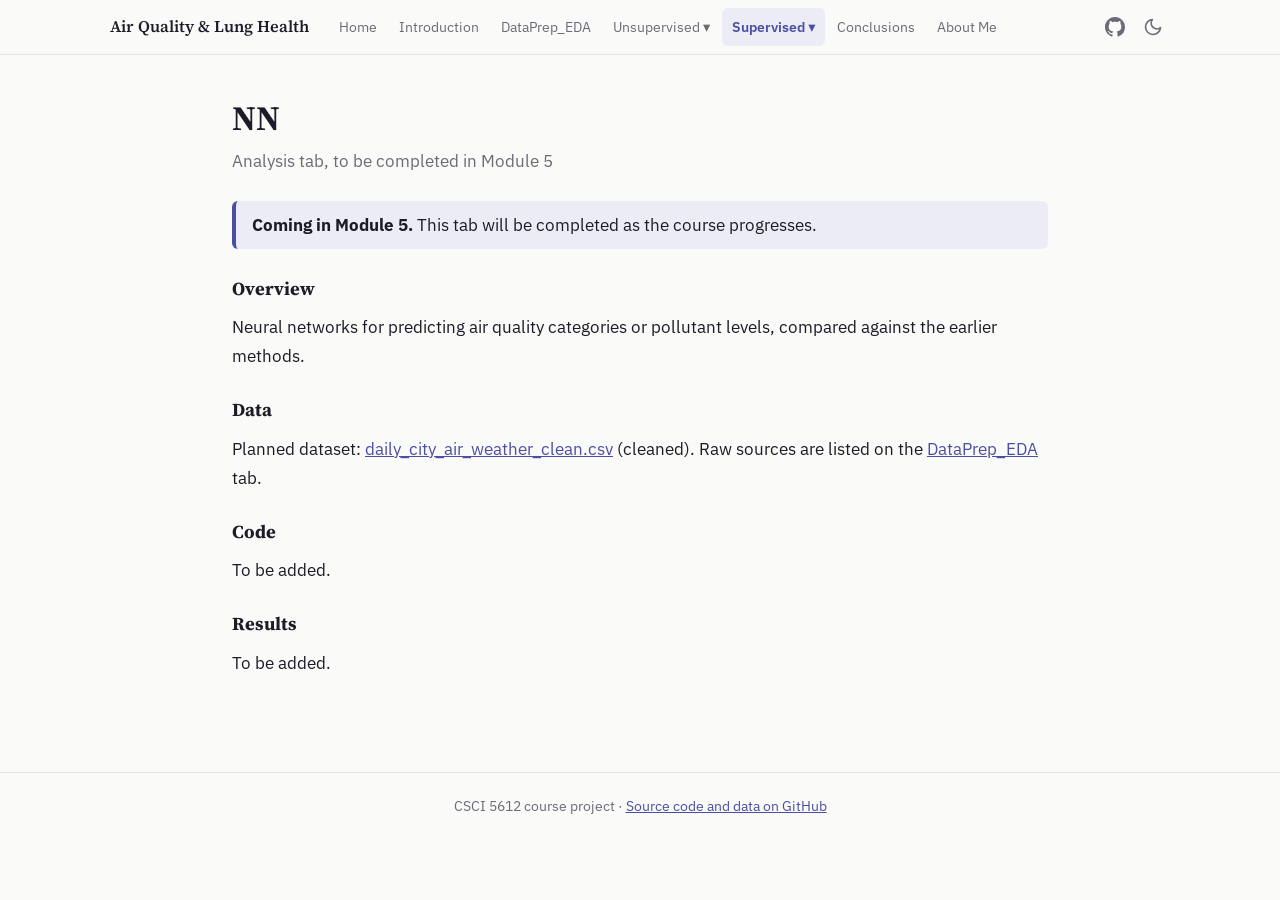
<file: nn.html>
<!DOCTYPE html>
<html lang="en">
<head>
<meta charset="utf-8">
<meta name="viewport" content="width=device-width, initial-scale=1">
<title>NN | Air Quality, Weather and Respiratory Health</title>
<link rel="preconnect" href="https://fonts.googleapis.com">
<link href="https://fonts.googleapis.com/css2?family=IBM+Plex+Sans:wght@400;500;600&family=Source+Serif+4:wght@500;600&display=swap" rel="stylesheet">
<script>(function(){try{var t=localStorage.getItem('theme');if(t)document.documentElement.setAttribute('data-theme',t);}catch(e){}})();</script>
<link rel="stylesheet" href="style.css">
</head>
<body>
<nav class="top"><div class="in">
<a class="brand" href="index.html">Air Quality &amp; Lung Health</a>
<ul><li><a href="index.html">Home</a></li><li><a href="introduction.html">Introduction</a></li><li><a href="dataprep_eda.html">DataPrep_EDA</a></li><li class="has-dd"><button class="" aria-haspopup="true">Unsupervised &#9662;</button><div class="dd"><a href="clustering.html">Clustering</a><a href="pca.html">PCA</a></div></li><li class="has-dd"><button class="active" aria-haspopup="true">Supervised &#9662;</button><div class="dd"><a href="naivebayes.html">NaiveBayes</a><a href="dectrees.html">DecTrees</a><a href="svms.html">SVMs</a><a href="regression.html">Regression</a><a href="nn.html" class=active>NN</a></div></li><li><a href="conclusions.html">Conclusions</a></li><li><a href="about.html">About Me</a></li></ul>
<div class="tools"><a href="https://github.com/himanshumjain15/Air_quality_index_project" aria-label="GitHub repository"><svg width="20" height="20" viewBox="0 0 16 16" fill="currentColor"><path d="M8 0C3.58 0 0 3.58 0 8c0 3.54 2.29 6.53 5.47 7.59.4.07.55-.17.55-.38 0-.19-.01-.82-.01-1.49-2.01.37-2.53-.49-2.69-.94-.09-.23-.48-.94-.82-1.13-.28-.15-.68-.52-.01-.53.63-.01 1.08.58 1.23.82.72 1.21 1.87.87 2.33.66.07-.52.28-.87.51-1.07-1.78-.2-3.64-.89-3.64-3.95 0-.87.31-1.59.82-2.15-.08-.2-.36-1.02.08-2.12 0 0 .67-.21 2.2.82.64-.18 1.32-.27 2-.27.68 0 1.36.09 2 .27 1.53-1.04 2.2-.82 2.2-.82.44 1.1.16 1.92.08 2.12.51.56.82 1.27.82 2.15 0 3.07-1.87 3.75-3.65 3.95.29.25.54.73.54 1.48 0 1.07-.01 1.93-.01 2.2 0 .21.15.46.55.38A8.01 8.01 0 0016 8c0-4.42-3.58-8-8-8z"/></svg></a>
<button id="theme" aria-label="Toggle dark mode"><svg width="20" height="20" viewBox="0 0 24 24" fill="none" stroke="currentColor" stroke-width="2" stroke-linecap="round" stroke-linejoin="round"><path d="M21 12.8A9 9 0 1111.2 3a7 7 0 009.8 9.8z"/></svg></button></div>
</div></nav>
<main>

<h1>NN</h1>
<p class="sub">Analysis tab, to be completed in Module 5</p>
<section>
<div class="soon"><b>Coming in Module 5.</b> This tab will be completed as the course progresses.</div>
<h3>Overview</h3>
<p>Neural networks for predicting air quality categories or pollutant levels, compared against the earlier methods.</p>
<h3>Data</h3>
<p>Planned dataset: <a href="data/clean/daily_city_air_weather_clean.csv">daily_city_air_weather_clean.csv</a> (cleaned). Raw sources are listed on the <a href="dataprep_eda.html">DataPrep_EDA</a> tab.</p>
<h3>Code</h3>
<p>To be added.</p>
<h3>Results</h3>
<p>To be added.</p>
</section>

</main>
<footer>CSCI 5612 course project &middot; <a href="https://github.com/himanshumjain15/Air_quality_index_project">Source code and data on GitHub</a></footer>
<script>
document.getElementById('theme').addEventListener('click',function(){
var d=document.documentElement,n=d.getAttribute('data-theme')==='dark'?'light':'dark';
d.setAttribute('data-theme',n);try{localStorage.setItem('theme',n)}catch(e){}});
document.querySelectorAll('nav.top li.has-dd>button').forEach(function(b){
b.addEventListener('click',function(){b.parentElement.classList.toggle('open')})});
</script>
</body>
</html>
</file>
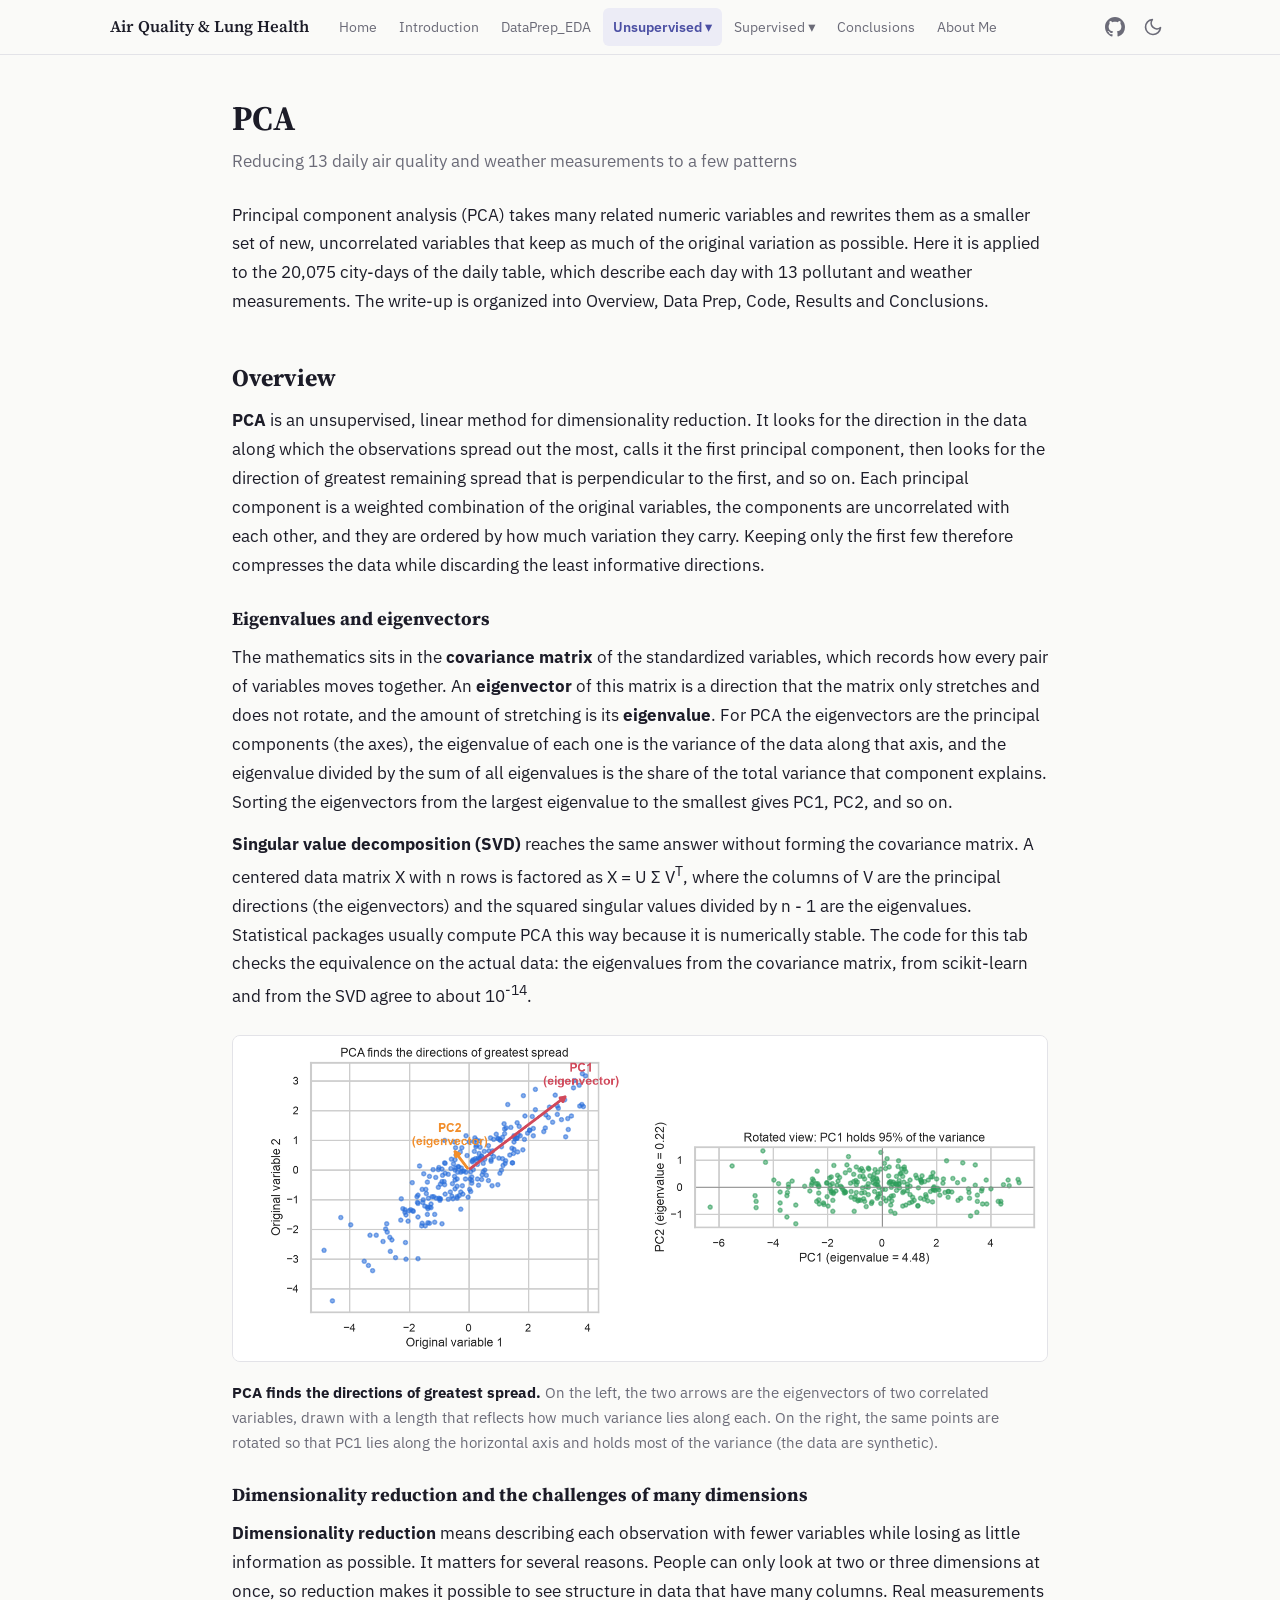
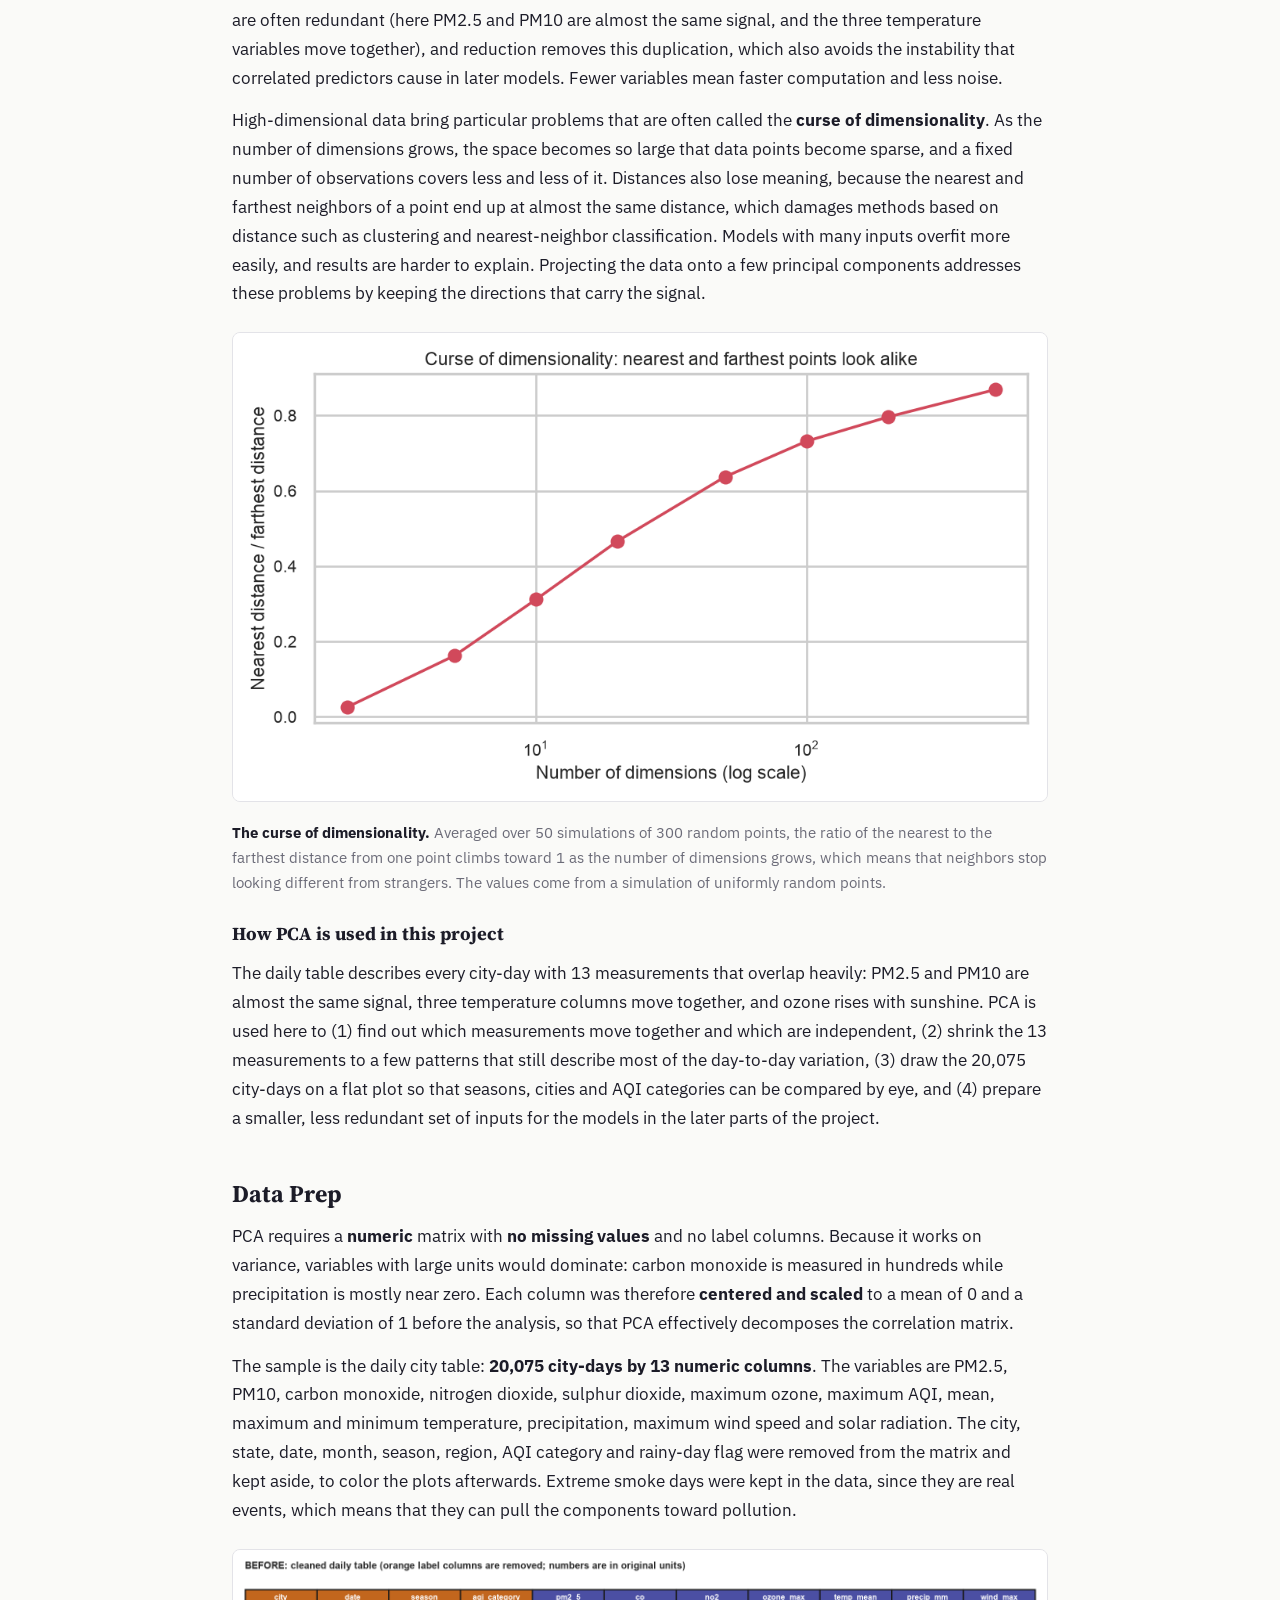
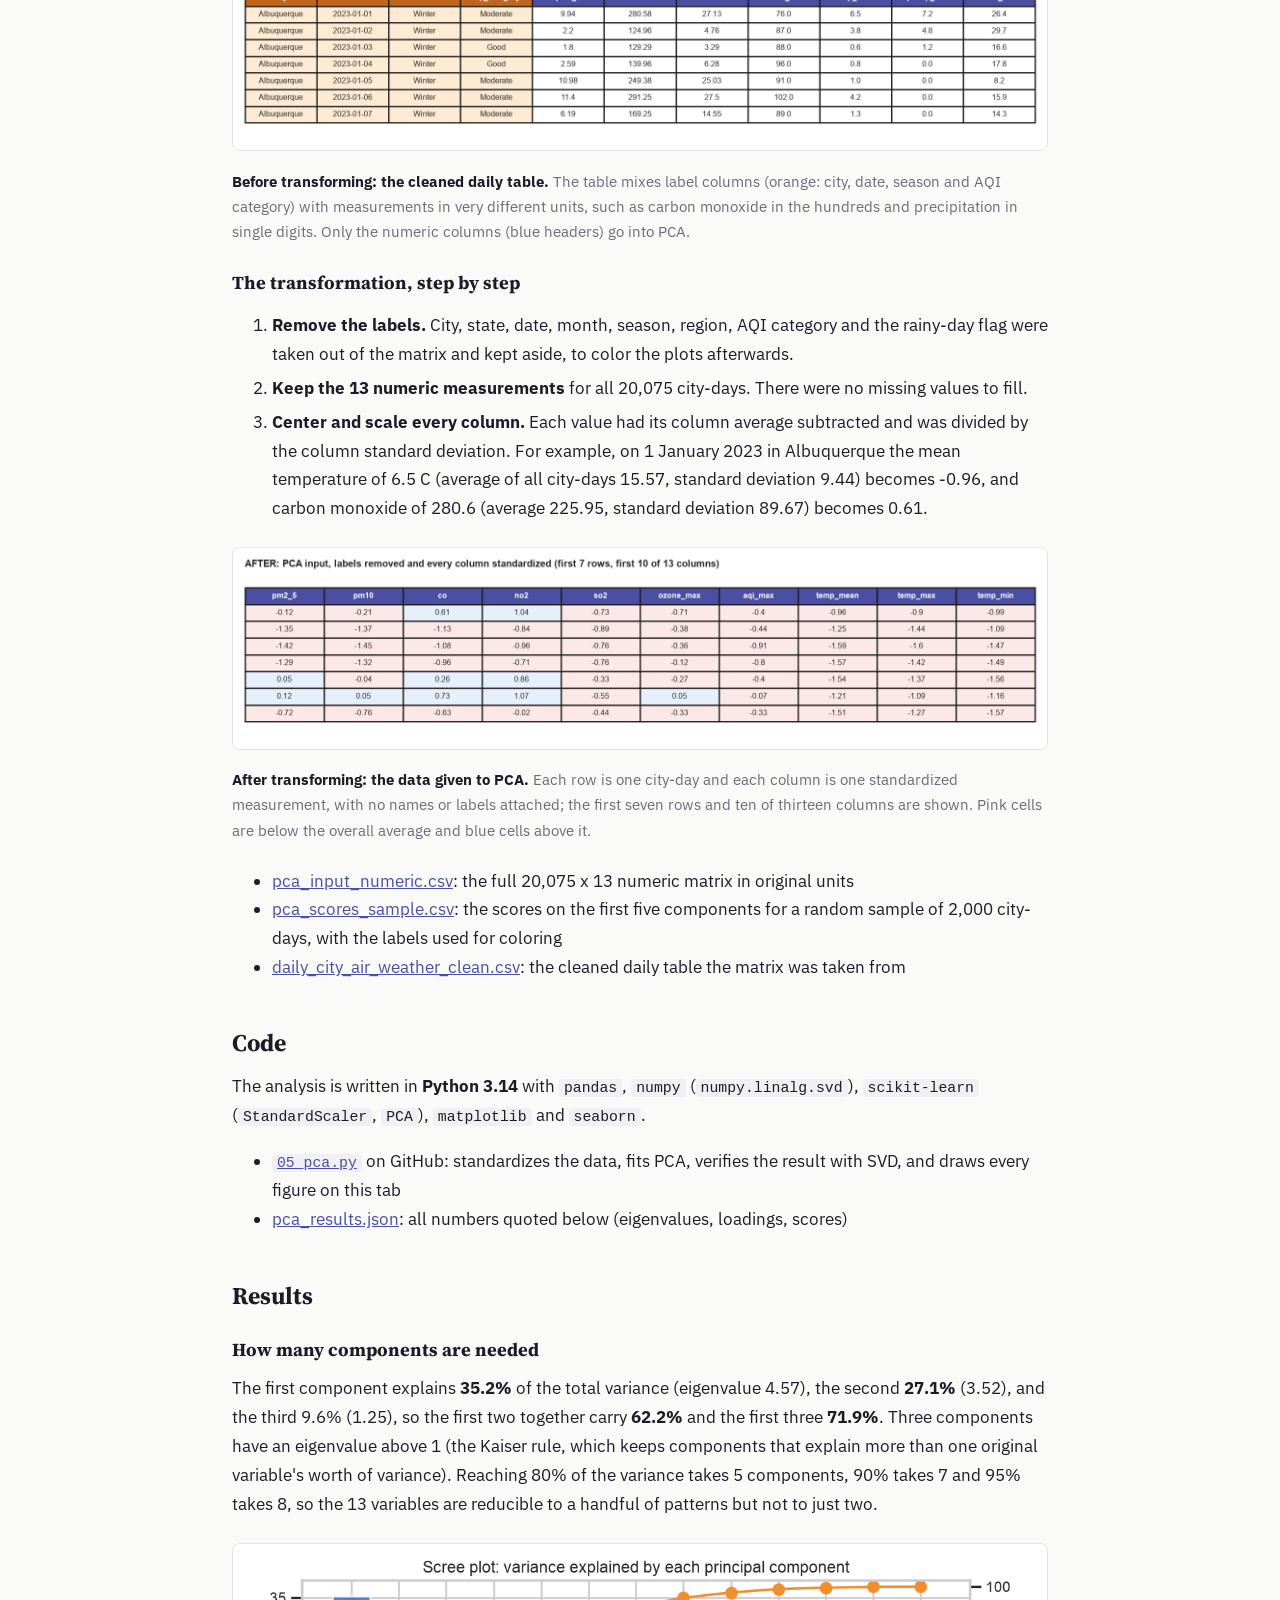
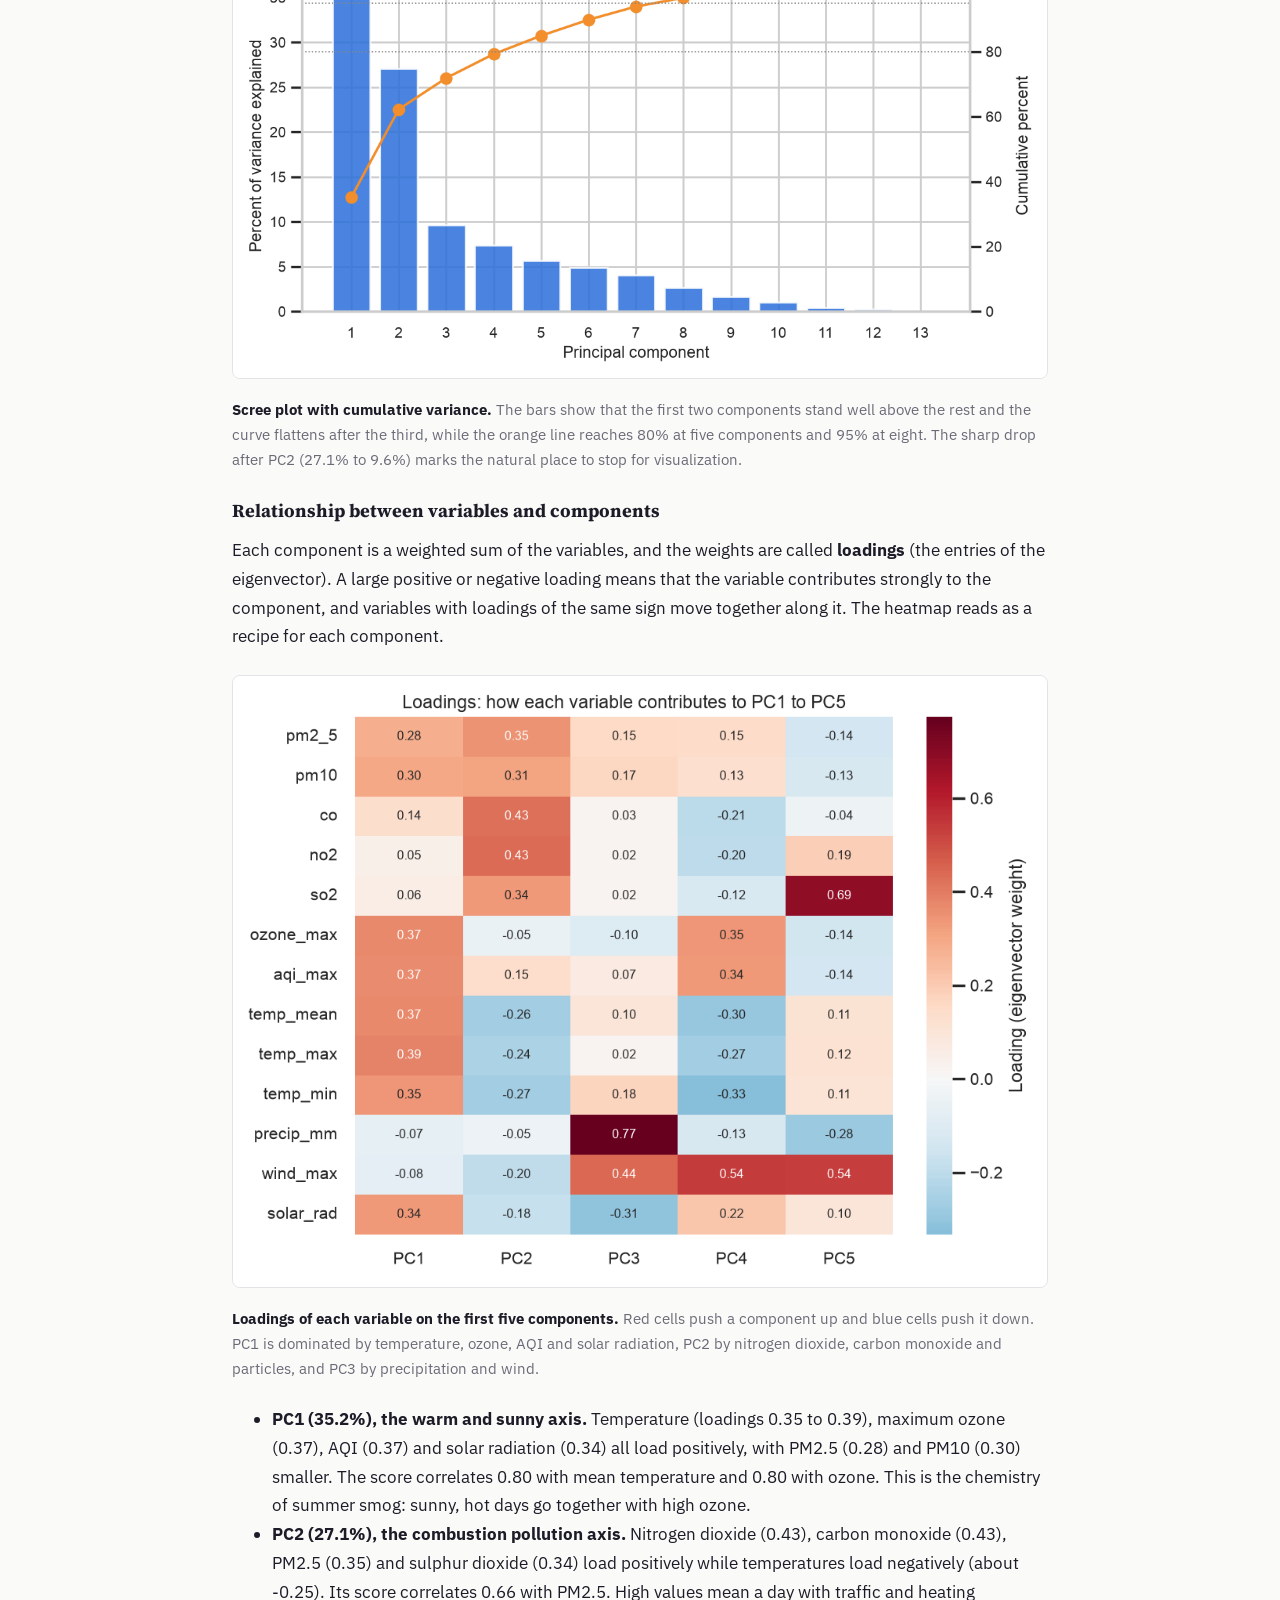
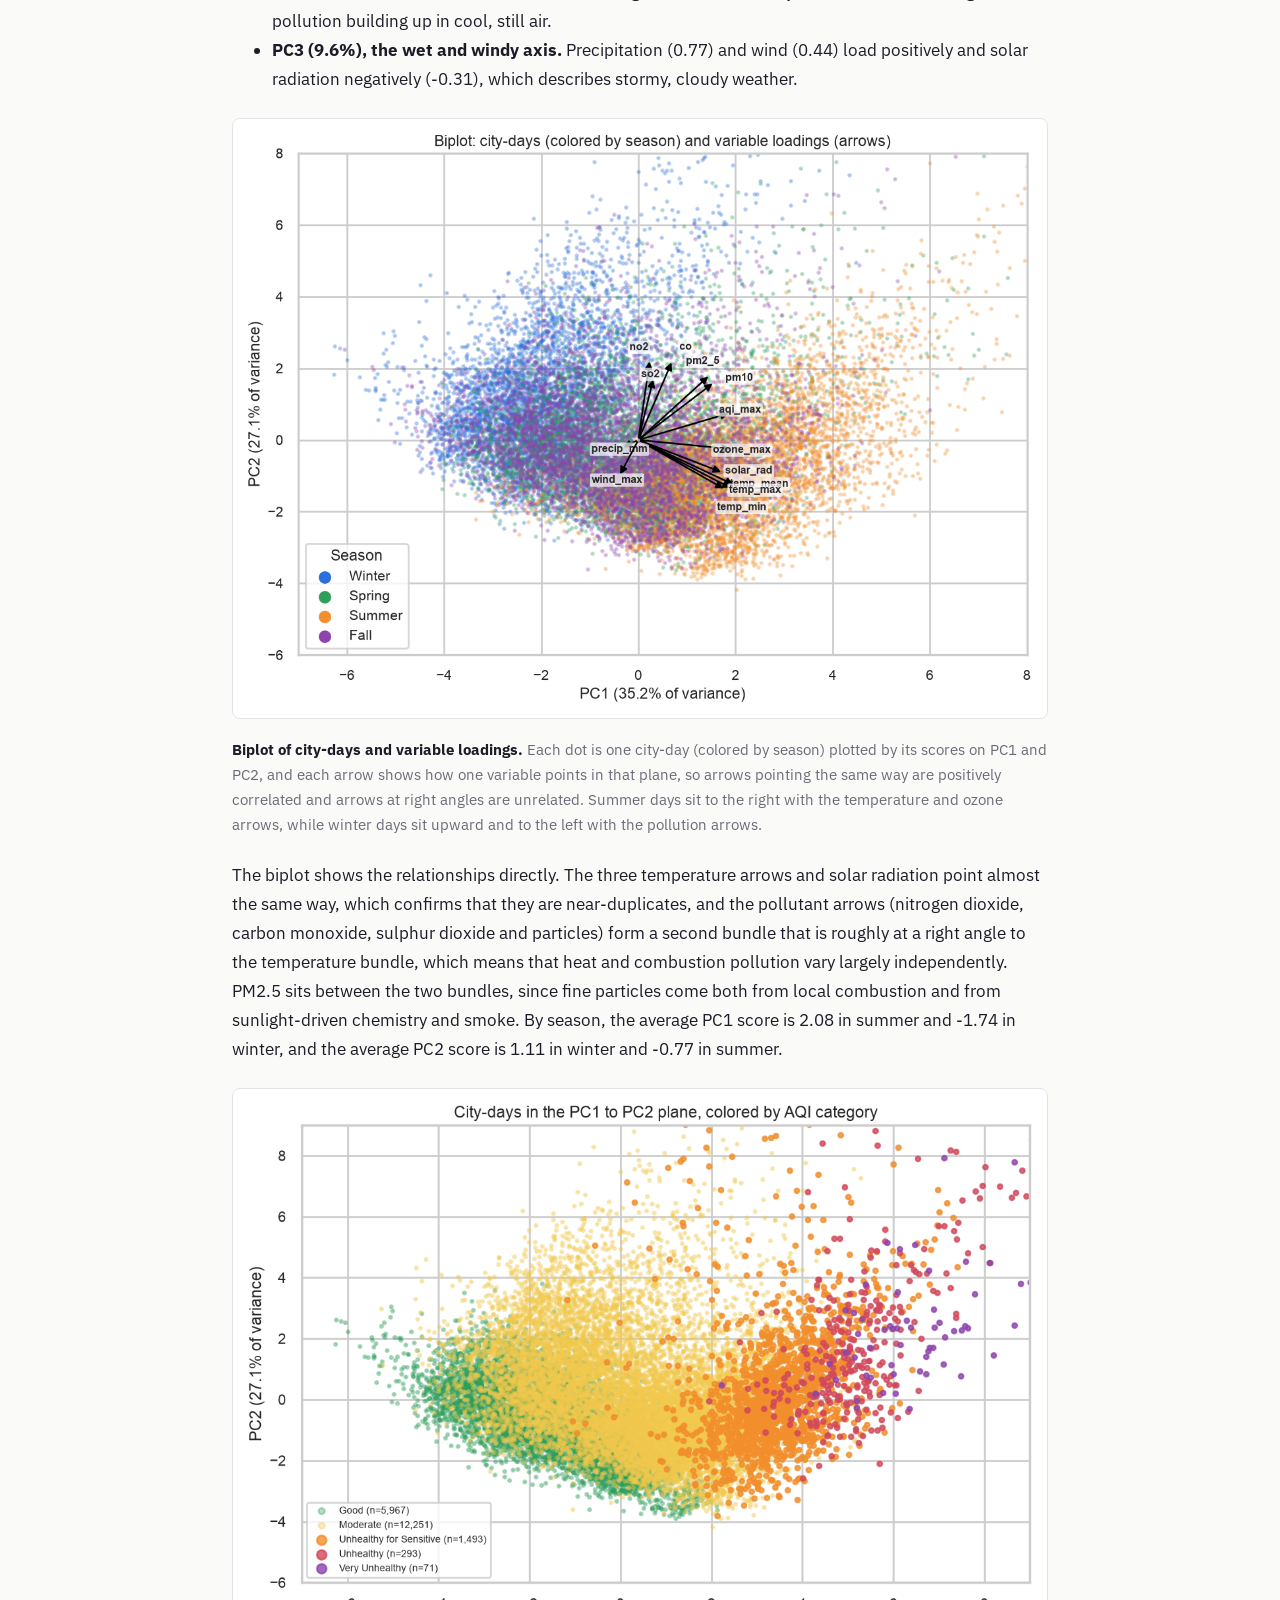
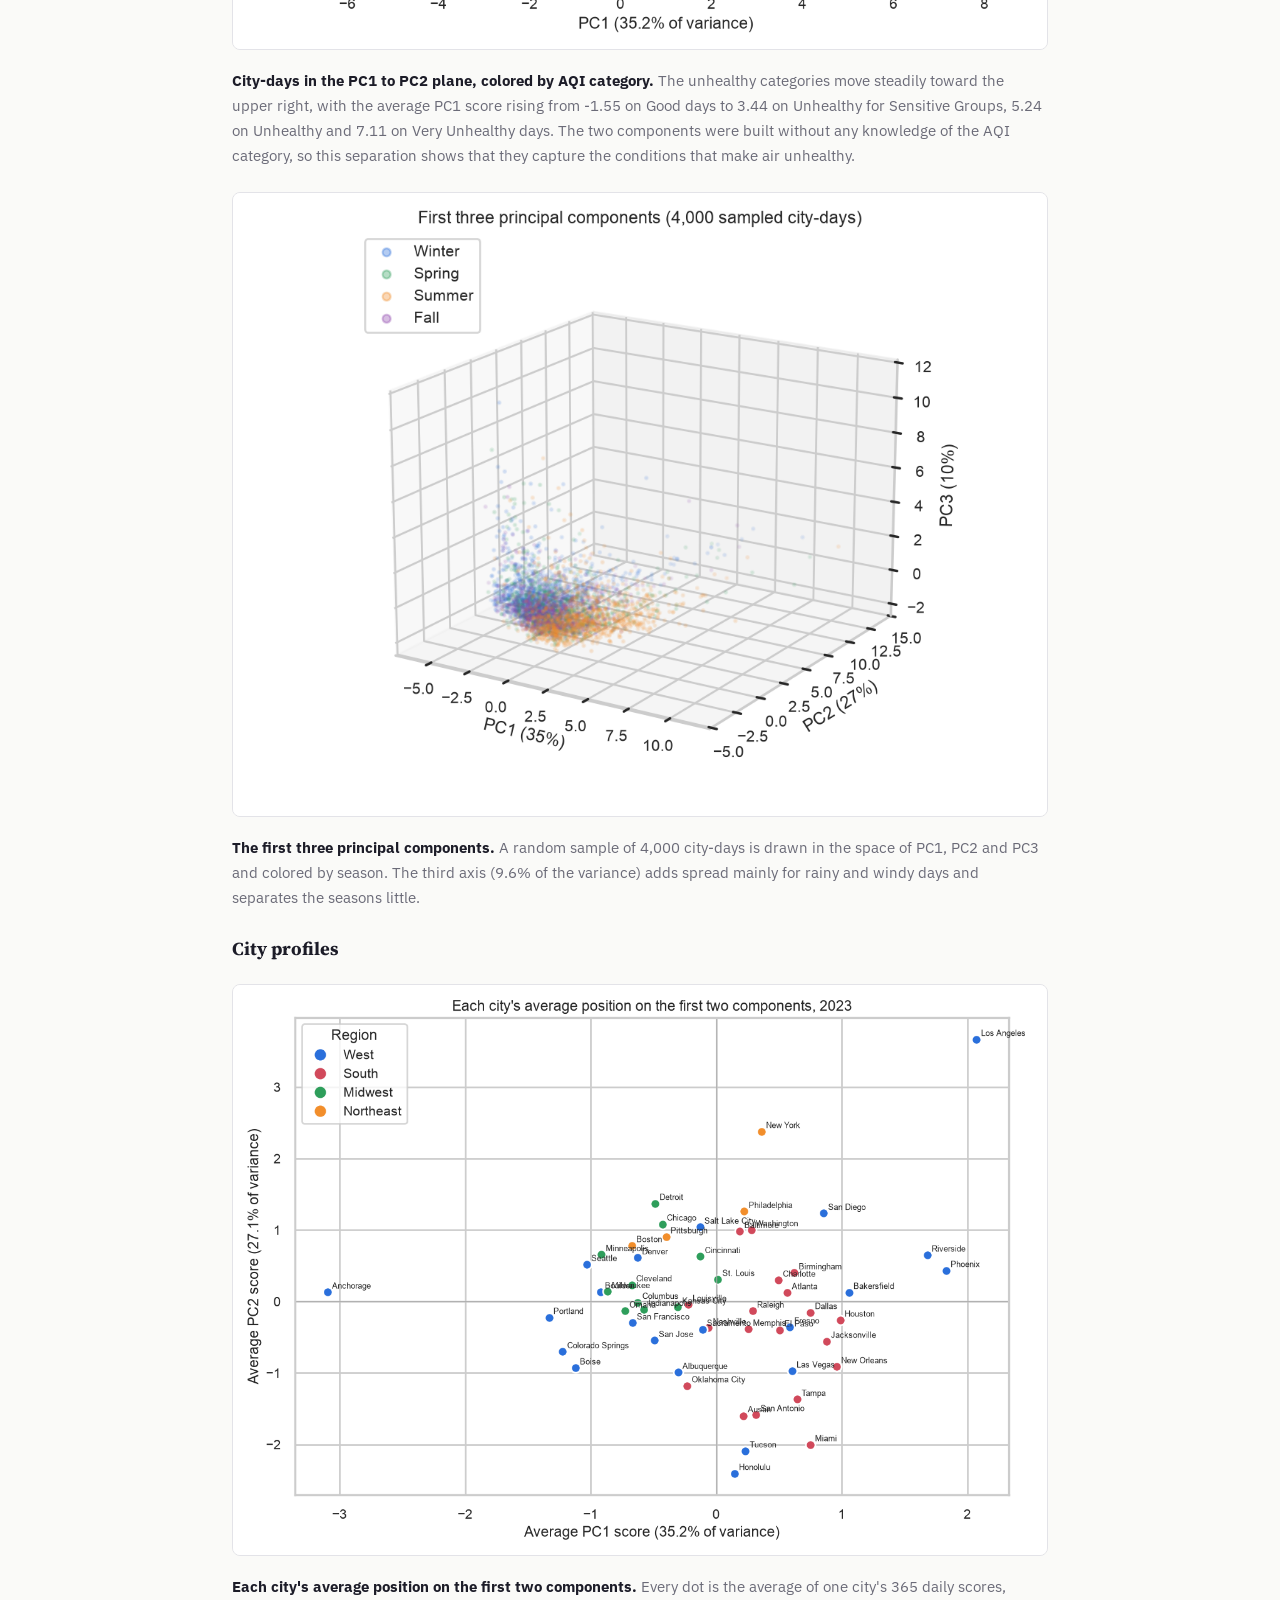
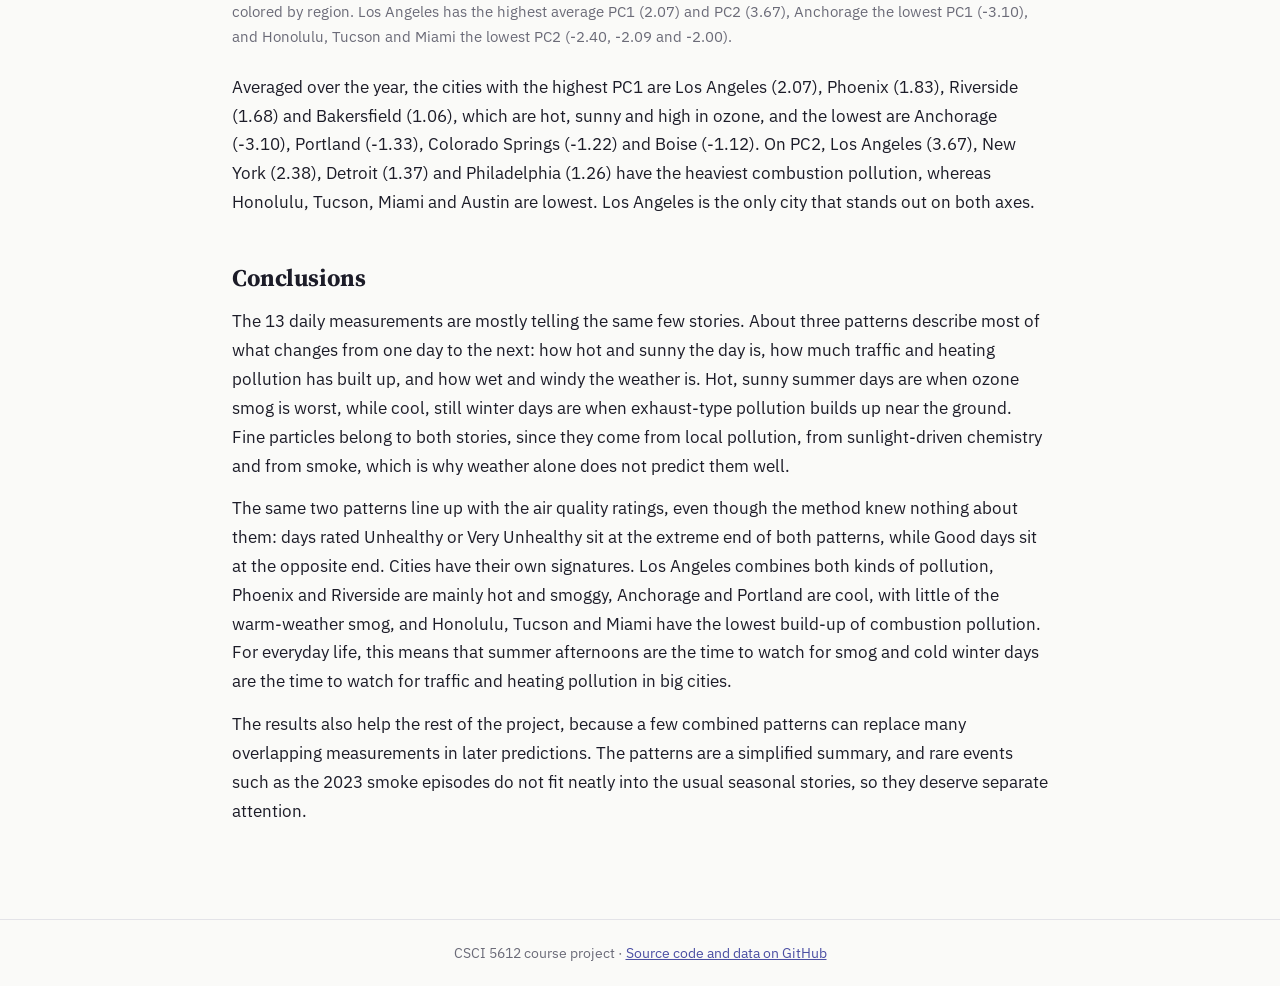
<file: pca.html>
<!DOCTYPE html>
<html lang="en">
<head>
<meta charset="utf-8">
<meta name="viewport" content="width=device-width, initial-scale=1">
<title>PCA | Air Quality, Weather and Respiratory Health</title>
<link rel="preconnect" href="https://fonts.googleapis.com">
<link href="https://fonts.googleapis.com/css2?family=IBM+Plex+Sans:wght@400;500;600&family=Source+Serif+4:wght@500;600&display=swap" rel="stylesheet">
<script>(function(){try{var t=localStorage.getItem('theme');if(t)document.documentElement.setAttribute('data-theme',t);}catch(e){}})();</script>
<link rel="stylesheet" href="style.css">
</head>
<body>
<nav class="top"><div class="in">
<a class="brand" href="index.html">Air Quality &amp; Lung Health</a>
<ul><li><a href="index.html">Home</a></li><li><a href="introduction.html">Introduction</a></li><li><a href="dataprep_eda.html">DataPrep_EDA</a></li><li class="has-dd"><button class="active" aria-haspopup="true">Unsupervised &#9662;</button><div class="dd"><a href="clustering.html">Clustering</a><a href="pca.html" class=active>PCA</a></div></li><li class="has-dd"><button class="" aria-haspopup="true">Supervised &#9662;</button><div class="dd"><a href="naivebayes.html">NaiveBayes</a><a href="dectrees.html">DecTrees</a><a href="regression.html">Regression</a><a href="adaboost.html">AdaBoost</a><a href="gradientboosting.html">GradientBoosting</a><a href="xgboost.html">XGBoost</a></div></li><li><a href="conclusions.html">Conclusions</a></li><li><a href="about.html">About Me</a></li></ul>
<div class="tools"><a href="https://github.com/himanshumjain15/Air_quality_index_project" aria-label="GitHub repository"><svg width="20" height="20" viewBox="0 0 16 16" fill="currentColor"><path d="M8 0C3.58 0 0 3.58 0 8c0 3.54 2.29 6.53 5.47 7.59.4.07.55-.17.55-.38 0-.19-.01-.82-.01-1.49-2.01.37-2.53-.49-2.69-.94-.09-.23-.48-.94-.82-1.13-.28-.15-.68-.52-.01-.53.63-.01 1.08.58 1.23.82.72 1.21 1.87.87 2.33.66.07-.52.28-.87.51-1.07-1.78-.2-3.64-.89-3.64-3.95 0-.87.31-1.59.82-2.15-.08-.2-.36-1.02.08-2.12 0 0 .67-.21 2.2.82.64-.18 1.32-.27 2-.27.68 0 1.36.09 2 .27 1.53-1.04 2.2-.82 2.2-.82.44 1.1.16 1.92.08 2.12.51.56.82 1.27.82 2.15 0 3.07-1.87 3.75-3.65 3.95.29.25.54.73.54 1.48 0 1.07-.01 1.93-.01 2.2 0 .21.15.46.55.38A8.01 8.01 0 0016 8c0-4.42-3.58-8-8-8z"/></svg></a>
<button id="theme" aria-label="Toggle dark mode"><svg width="20" height="20" viewBox="0 0 24 24" fill="none" stroke="currentColor" stroke-width="2" stroke-linecap="round" stroke-linejoin="round"><path d="M21 12.8A9 9 0 1111.2 3a7 7 0 009.8 9.8z"/></svg></button></div>
</div></nav>
<main>

<h1>PCA</h1>
<p class="sub">Reducing 13 daily air quality and weather measurements to a few patterns</p>
<p>Principal component analysis (PCA) takes many related numeric variables and rewrites them as a smaller set of new, uncorrelated variables that keep as much of the original variation as possible. Here it is applied to the 20,075 city-days of the daily table, which describe each day with 13 pollutant and weather measurements. The write-up is organized into Overview, Data Prep, Code, Results and Conclusions.</p>

<section>
<h2>Overview</h2>
<p><b>PCA</b> is an unsupervised, linear method for dimensionality reduction. It looks for the direction in the data along which the observations spread out the most, calls it the first principal component, then looks for the direction of greatest remaining spread that is perpendicular to the first, and so on. Each principal component is a weighted combination of the original variables, the components are uncorrelated with each other, and they are ordered by how much variation they carry. Keeping only the first few therefore compresses the data while discarding the least informative directions.</p>
<h3>Eigenvalues and eigenvectors</h3>
<p>The mathematics sits in the <b>covariance matrix</b> of the standardized variables, which records how every pair of variables moves together. An <b>eigenvector</b> of this matrix is a direction that the matrix only stretches and does not rotate, and the amount of stretching is its <b>eigenvalue</b>. For PCA the eigenvectors are the principal components (the axes), the eigenvalue of each one is the variance of the data along that axis, and the eigenvalue divided by the sum of all eigenvalues is the share of the total variance that component explains. Sorting the eigenvectors from the largest eigenvalue to the smallest gives PC1, PC2, and so on.</p>
<p><b>Singular value decomposition (SVD)</b> reaches the same answer without forming the covariance matrix. A centered data matrix X with n rows is factored as X = U &Sigma; V<sup>T</sup>, where the columns of V are the principal directions (the eigenvectors) and the squared singular values divided by n - 1 are the eigenvalues. Statistical packages usually compute PCA this way because it is numerically stable. The code for this tab checks the equivalence on the actual data: the eigenvalues from the covariance matrix, from scikit-learn and from the SVD agree to about 10<sup>-14</sup>.</p>
<figure><a href="images/pca_00a_concept.png"><img src="images/pca_00a_concept.png" alt="PCA finds the directions of greatest spread"></a><figcaption><b>PCA finds the directions of greatest spread.</b> On the left, the two arrows are the eigenvectors of two correlated variables, drawn with a length that reflects how much variance lies along each. On the right, the same points are rotated so that PC1 lies along the horizontal axis and holds most of the variance (the data are synthetic).</figcaption></figure>
<h3>Dimensionality reduction and the challenges of many dimensions</h3>
<p><b>Dimensionality reduction</b> means describing each observation with fewer variables while losing as little information as possible. It matters for several reasons. People can only look at two or three dimensions at once, so reduction makes it possible to see structure in data that have many columns. Real measurements are often redundant (here PM2.5 and PM10 are almost the same signal, and the three temperature variables move together), and reduction removes this duplication, which also avoids the instability that correlated predictors cause in later models. Fewer variables mean faster computation and less noise.</p>
<p>High-dimensional data bring particular problems that are often called the <b>curse of dimensionality</b>. As the number of dimensions grows, the space becomes so large that data points become sparse, and a fixed number of observations covers less and less of it. Distances also lose meaning, because the nearest and farthest neighbors of a point end up at almost the same distance, which damages methods based on distance such as clustering and nearest-neighbor classification. Models with many inputs overfit more easily, and results are harder to explain. Projecting the data onto a few principal components addresses these problems by keeping the directions that carry the signal.</p>
<figure><a href="images/pca_00b_curse_of_dimensionality.png"><img src="images/pca_00b_curse_of_dimensionality.png" alt="The curse of dimensionality"></a><figcaption><b>The curse of dimensionality.</b> Averaged over 50 simulations of 300 random points, the ratio of the nearest to the farthest distance from one point climbs toward 1 as the number of dimensions grows, which means that neighbors stop looking different from strangers. The values come from a simulation of uniformly random points.</figcaption></figure>
</section>

<h3>How PCA is used in this project</h3>
<p>The daily table describes every city-day with 13 measurements that overlap heavily: PM2.5 and PM10 are almost the same signal, three temperature columns move together, and ozone rises with sunshine. PCA is used here to (1) find out which measurements move together and which are independent, (2) shrink the 13 measurements to a few patterns that still describe most of the day-to-day variation, (3) draw the 20,075 city-days on a flat plot so that seasons, cities and AQI categories can be compared by eye, and (4) prepare a smaller, less redundant set of inputs for the models in the later parts of the project.</p>
</section>

<section>
<h2>Data Prep</h2>
<p>PCA requires a <b>numeric</b> matrix with <b>no missing values</b> and no label columns. Because it works on variance, variables with large units would dominate: carbon monoxide is measured in hundreds while precipitation is mostly near zero. Each column was therefore <b>centered and scaled</b> to a mean of 0 and a standard deviation of 1 before the analysis, so that PCA effectively decomposes the correlation matrix.</p>
<p>The sample is the daily city table: <b>20,075 city-days by 13 numeric columns</b>. The variables are PM2.5, PM10, carbon monoxide, nitrogen dioxide, sulphur dioxide, maximum ozone, maximum AQI, mean, maximum and minimum temperature, precipitation, maximum wind speed and solar radiation. The city, state, date, month, season, region, AQI category and rainy-day flag were removed from the matrix and kept aside, to color the plots afterwards. Extreme smoke days were kept in the data, since they are real events, which means that they can pull the components toward pollution.</p>
<figure><a href="images/pca_01a_data_before.png"><img src="images/pca_01a_data_before.png" alt="Before transforming: the cleaned daily table"></a><figcaption><b>Before transforming: the cleaned daily table.</b> The table mixes label columns (orange: city, date, season and AQI category) with measurements in very different units, such as carbon monoxide in the hundreds and precipitation in single digits. Only the numeric columns (blue headers) go into PCA.</figcaption></figure>
<h3>The transformation, step by step</h3>
<ol>
<li><b>Remove the labels.</b> City, state, date, month, season, region, AQI category and the rainy-day flag were taken out of the matrix and kept aside, to color the plots afterwards.</li>
<li><b>Keep the 13 numeric measurements</b> for all 20,075 city-days. There were no missing values to fill.</li>
<li><b>Center and scale every column.</b> Each value had its column average subtracted and was divided by the column standard deviation. For example, on 1 January 2023 in Albuquerque the mean temperature of 6.5 C (average of all city-days 15.57, standard deviation 9.44) becomes -0.96, and carbon monoxide of 280.6 (average 225.95, standard deviation 89.67) becomes 0.61.</li>
</ol>
<figure><a href="images/pca_01_data_sample.png"><img src="images/pca_01_data_sample.png" alt="After transforming: the data given to PCA"></a><figcaption><b>After transforming: the data given to PCA.</b> Each row is one city-day and each column is one standardized measurement, with no names or labels attached; the first seven rows and ten of thirteen columns are shown. Pink cells are below the overall average and blue cells above it.</figcaption></figure>
<ul>
<li><a href="data/clean/pca_input_numeric.csv">pca_input_numeric.csv</a>: the full 20,075 x 13 numeric matrix in original units</li>
<li><a href="data/clean/pca_scores_sample.csv">pca_scores_sample.csv</a>: the scores on the first five components for a random sample of 2,000 city-days, with the labels used for coloring</li>
<li><a href="data/clean/daily_city_air_weather_clean.csv">daily_city_air_weather_clean.csv</a>: the cleaned daily table the matrix was taken from</li>
</ul>
</section>

<section>
<h2>Code</h2>
<p>The analysis is written in <b>Python 3.14</b> with <code>pandas</code>, <code>numpy</code> (<code>numpy.linalg.svd</code>), <code>scikit-learn</code> (<code>StandardScaler</code>, <code>PCA</code>), <code>matplotlib</code> and <code>seaborn</code>.</p>
<ul>
<li><a href="https://github.com/himanshumjain15/Air_quality_index_project/blob/main/code/05_pca.py"><code>05_pca.py</code></a> on GitHub: standardizes the data, fits PCA, verifies the result with SVD, and draws every figure on this tab</li>
<li><a href="data/clean/pca_results.json">pca_results.json</a>: all numbers quoted below (eigenvalues, loadings, scores)</li>
</ul>
</section>

<section>
<h2>Results</h2>
<h3>How many components are needed</h3>
<p>The first component explains <b>35.2%</b> of the total variance (eigenvalue 4.57), the second <b>27.1%</b> (3.52), and the third 9.6% (1.25), so the first two together carry <b>62.2%</b> and the first three <b>71.9%</b>. Three components have an eigenvalue above 1 (the Kaiser rule, which keeps components that explain more than one original variable's worth of variance). Reaching 80% of the variance takes 5 components, 90% takes 7 and 95% takes 8, so the 13 variables are reducible to a handful of patterns but not to just two.</p>
<figure><a href="images/pca_02_scree.png"><img src="images/pca_02_scree.png" alt="Scree plot with cumulative variance"></a><figcaption><b>Scree plot with cumulative variance.</b> The bars show that the first two components stand well above the rest and the curve flattens after the third, while the orange line reaches 80% at five components and 95% at eight. The sharp drop after PC2 (27.1% to 9.6%) marks the natural place to stop for visualization.</figcaption></figure>
<h3>Relationship between variables and components</h3>
<p>Each component is a weighted sum of the variables, and the weights are called <b>loadings</b> (the entries of the eigenvector). A large positive or negative loading means that the variable contributes strongly to the component, and variables with loadings of the same sign move together along it. The heatmap reads as a recipe for each component.</p>
<figure><a href="images/pca_03_loadings.png"><img src="images/pca_03_loadings.png" alt="Loadings of each variable on the first five components"></a><figcaption><b>Loadings of each variable on the first five components.</b> Red cells push a component up and blue cells push it down. PC1 is dominated by temperature, ozone, AQI and solar radiation, PC2 by nitrogen dioxide, carbon monoxide and particles, and PC3 by precipitation and wind.</figcaption></figure>
<ul>
<li><b>PC1 (35.2%), the warm and sunny axis.</b> Temperature (loadings 0.35 to 0.39), maximum ozone (0.37), AQI (0.37) and solar radiation (0.34) all load positively, with PM2.5 (0.28) and PM10 (0.30) smaller. The score correlates 0.80 with mean temperature and 0.80 with ozone. This is the chemistry of summer smog: sunny, hot days go together with high ozone.</li>
<li><b>PC2 (27.1%), the combustion pollution axis.</b> Nitrogen dioxide (0.43), carbon monoxide (0.43), PM2.5 (0.35) and sulphur dioxide (0.34) load positively while temperatures load negatively (about -0.25). Its score correlates 0.66 with PM2.5. High values mean a day with traffic and heating pollution building up in cool, still air.</li>
<li><b>PC3 (9.6%), the wet and windy axis.</b> Precipitation (0.77) and wind (0.44) load positively and solar radiation negatively (-0.31), which describes stormy, cloudy weather.</li>
</ul>
<figure><a href="images/pca_04_biplot.png"><img src="images/pca_04_biplot.png" alt="Biplot of city-days and variable loadings"></a><figcaption><b>Biplot of city-days and variable loadings.</b> Each dot is one city-day (colored by season) plotted by its scores on PC1 and PC2, and each arrow shows how one variable points in that plane, so arrows pointing the same way are positively correlated and arrows at right angles are unrelated. Summer days sit to the right with the temperature and ozone arrows, while winter days sit upward and to the left with the pollution arrows.</figcaption></figure>
<p>The biplot shows the relationships directly. The three temperature arrows and solar radiation point almost the same way, which confirms that they are near-duplicates, and the pollutant arrows (nitrogen dioxide, carbon monoxide, sulphur dioxide and particles) form a second bundle that is roughly at a right angle to the temperature bundle, which means that heat and combustion pollution vary largely independently. PM2.5 sits between the two bundles, since fine particles come both from local combustion and from sunlight-driven chemistry and smoke. By season, the average PC1 score is 2.08 in summer and -1.74 in winter, and the average PC2 score is 1.11 in winter and -0.77 in summer.</p>
<figure><a href="images/pca_05_aqi_categories.png"><img src="images/pca_05_aqi_categories.png" alt="City-days in the PC1 to PC2 plane, colored by AQI category"></a><figcaption><b>City-days in the PC1 to PC2 plane, colored by AQI category.</b> The unhealthy categories move steadily toward the upper right, with the average PC1 score rising from -1.55 on Good days to 3.44 on Unhealthy for Sensitive Groups, 5.24 on Unhealthy and 7.11 on Very Unhealthy days. The two components were built without any knowledge of the AQI category, so this separation shows that they capture the conditions that make air unhealthy.</figcaption></figure>
<figure><a href="images/pca_06_3d.png"><img src="images/pca_06_3d.png" alt="The first three principal components"></a><figcaption><b>The first three principal components.</b> A random sample of 4,000 city-days is drawn in the space of PC1, PC2 and PC3 and colored by season. The third axis (9.6% of the variance) adds spread mainly for rainy and windy days and separates the seasons little.</figcaption></figure>
<h3>City profiles</h3>
<figure><a href="images/pca_07_city_averages.png"><img src="images/pca_07_city_averages.png" alt="Each city's average position on the first two components"></a><figcaption><b>Each city's average position on the first two components.</b> Every dot is the average of one city's 365 daily scores, colored by region. Los Angeles has the highest average PC1 (2.07) and PC2 (3.67), Anchorage the lowest PC1 (-3.10), and Honolulu, Tucson and Miami the lowest PC2 (-2.40, -2.09 and -2.00).</figcaption></figure>
<p>Averaged over the year, the cities with the highest PC1 are Los Angeles (2.07), Phoenix (1.83), Riverside (1.68) and Bakersfield (1.06), which are hot, sunny and high in ozone, and the lowest are Anchorage (-3.10), Portland (-1.33), Colorado Springs (-1.22) and Boise (-1.12). On PC2, Los Angeles (3.67), New York (2.38), Detroit (1.37) and Philadelphia (1.26) have the heaviest combustion pollution, whereas Honolulu, Tucson, Miami and Austin are lowest. Los Angeles is the only city that stands out on both axes.</p>
</section>

<section>
<h2>Conclusions</h2>
<p>The 13 daily measurements are mostly telling the same few stories. About three patterns describe most of what changes from one day to the next: how hot and sunny the day is, how much traffic and heating pollution has built up, and how wet and windy the weather is. Hot, sunny summer days are when ozone smog is worst, while cool, still winter days are when exhaust-type pollution builds up near the ground. Fine particles belong to both stories, since they come from local pollution, from sunlight-driven chemistry and from smoke, which is why weather alone does not predict them well.</p>
<p>The same two patterns line up with the air quality ratings, even though the method knew nothing about them: days rated Unhealthy or Very Unhealthy sit at the extreme end of both patterns, while Good days sit at the opposite end. Cities have their own signatures. Los Angeles combines both kinds of pollution, Phoenix and Riverside are mainly hot and smoggy, Anchorage and Portland are cool, with little of the warm-weather smog, and Honolulu, Tucson and Miami have the lowest build-up of combustion pollution. For everyday life, this means that summer afternoons are the time to watch for smog and cold winter days are the time to watch for traffic and heating pollution in big cities.</p>
<p>The results also help the rest of the project, because a few combined patterns can replace many overlapping measurements in later predictions. The patterns are a simplified summary, and rare events such as the 2023 smoke episodes do not fit neatly into the usual seasonal stories, so they deserve separate attention.</p>
</section>

</main>
<footer>CSCI 5612 course project &middot; <a href="https://github.com/himanshumjain15/Air_quality_index_project">Source code and data on GitHub</a></footer>
<script>
document.getElementById('theme').addEventListener('click',function(){
var d=document.documentElement,n=d.getAttribute('data-theme')==='dark'?'light':'dark';
d.setAttribute('data-theme',n);try{localStorage.setItem('theme',n)}catch(e){}});
document.querySelectorAll('nav.top li.has-dd>button').forEach(function(b){
b.addEventListener('click',function(){b.parentElement.classList.toggle('open')})});
</script>
</body>
</html>
</file>
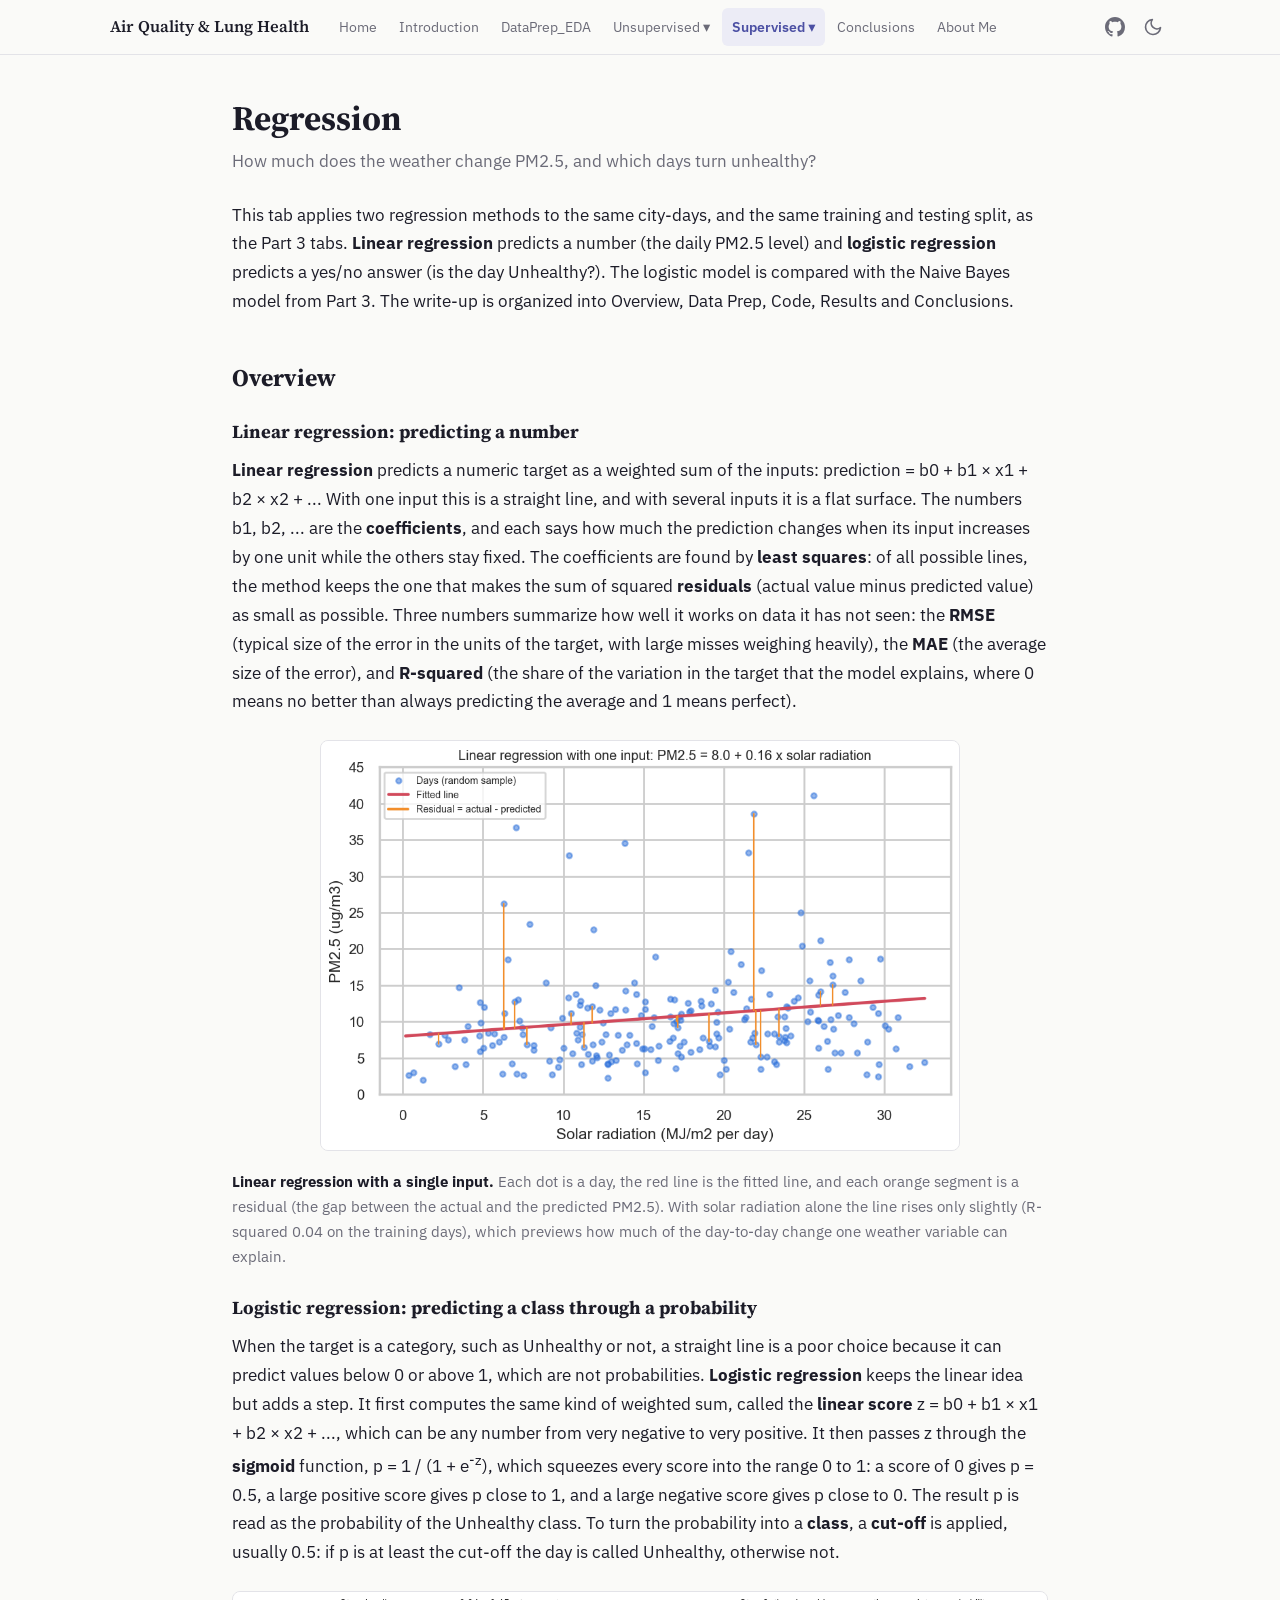
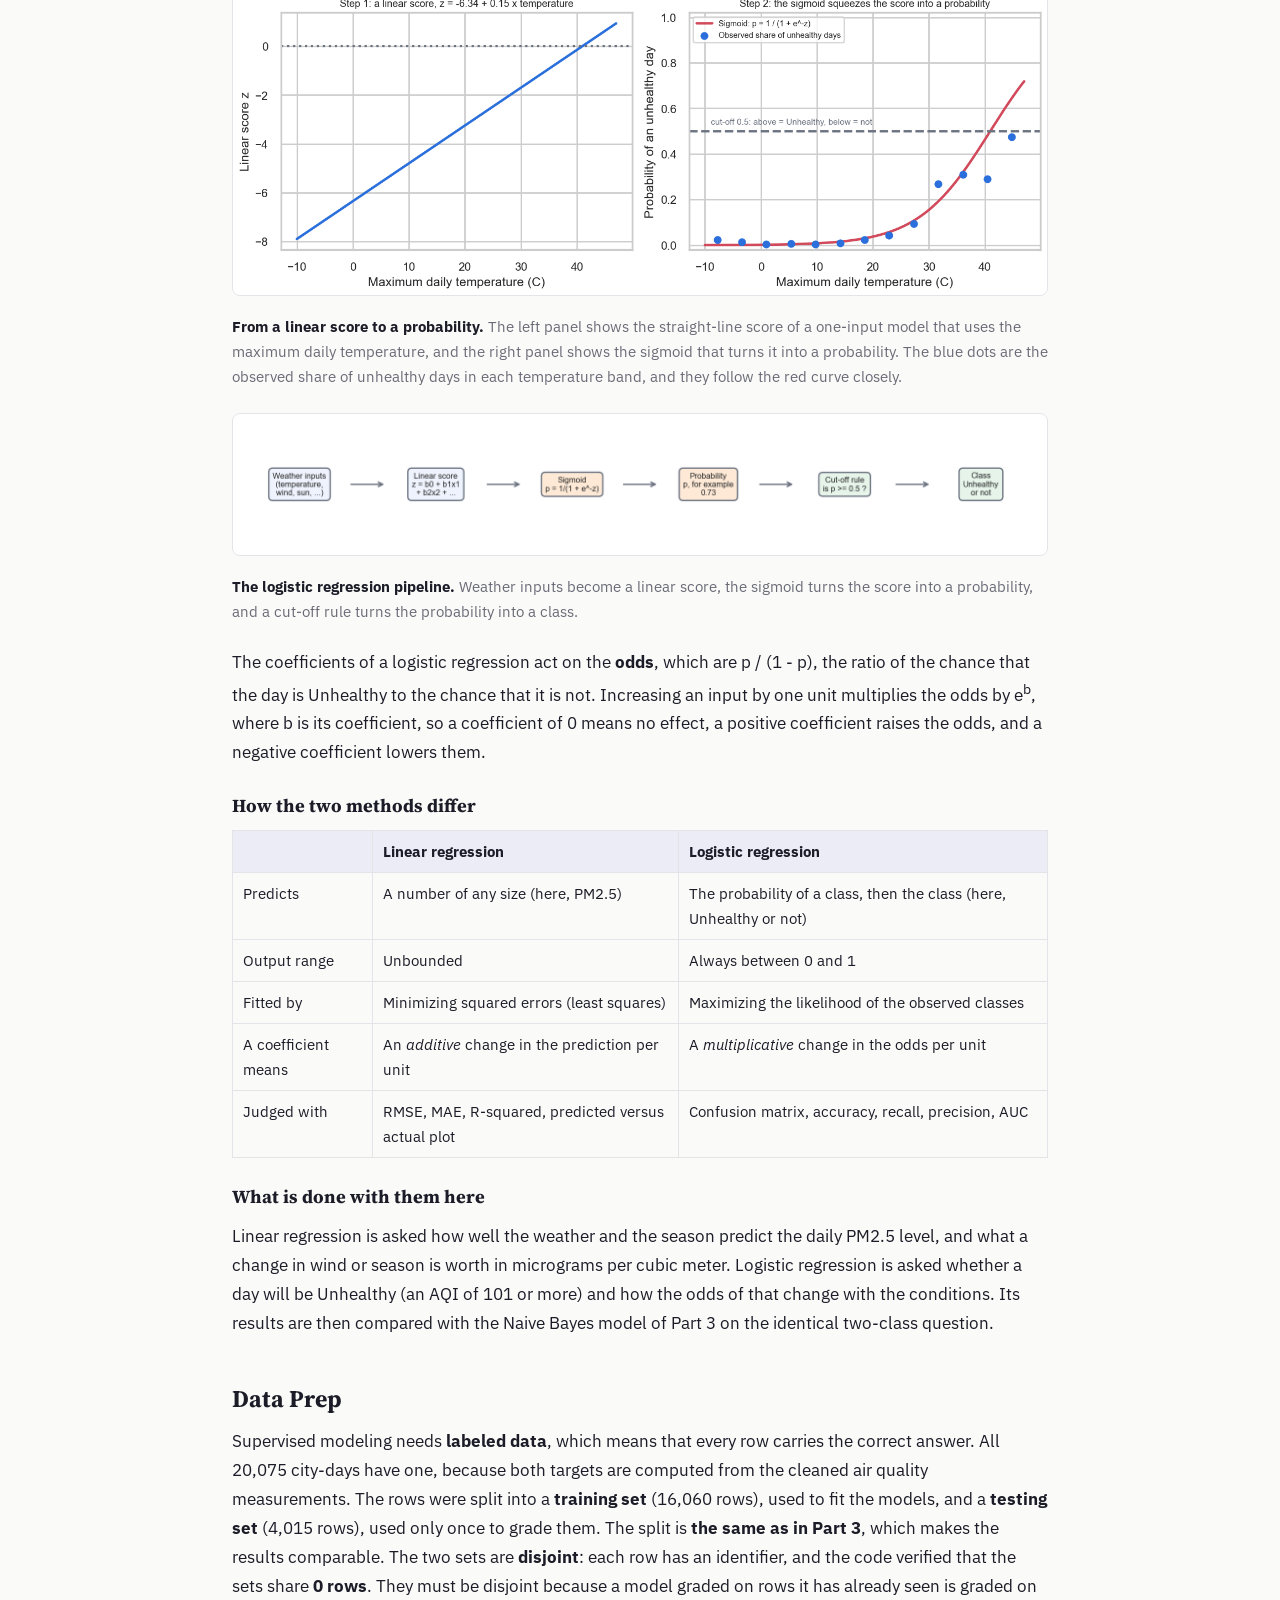
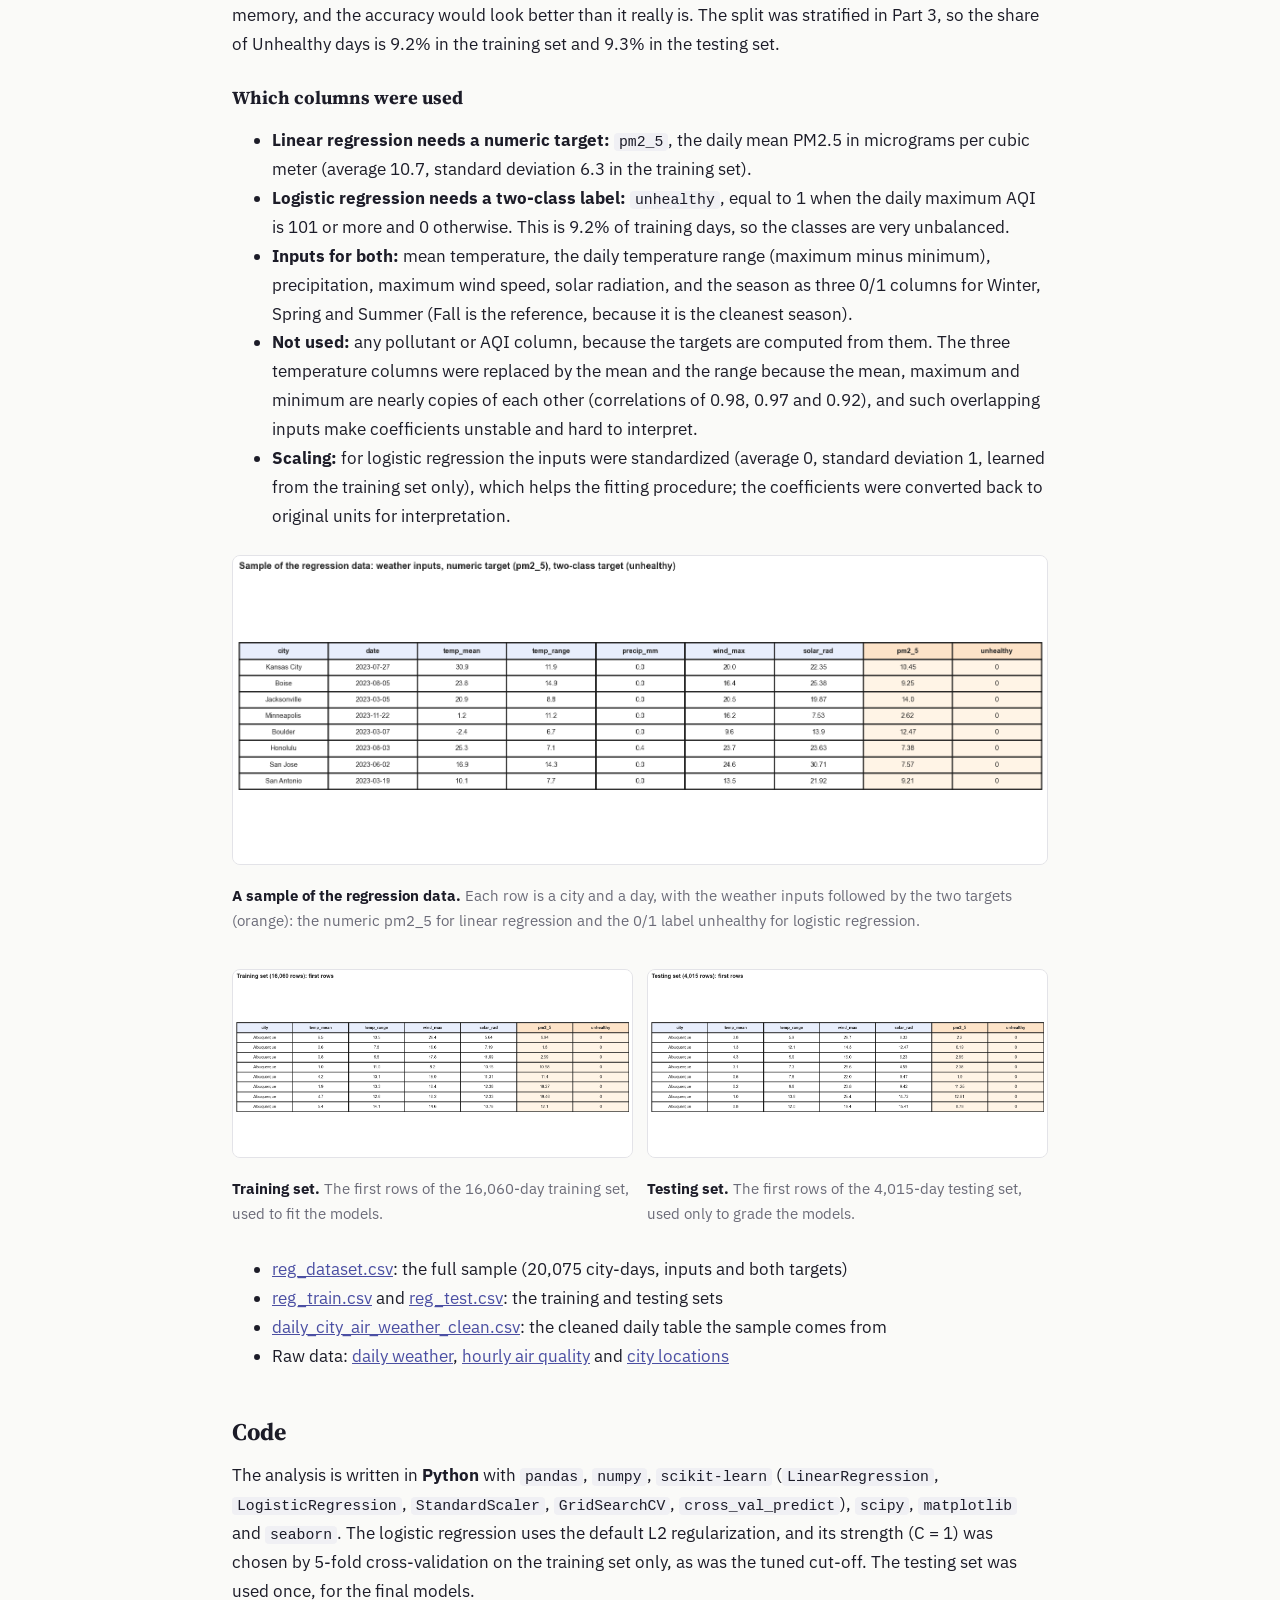
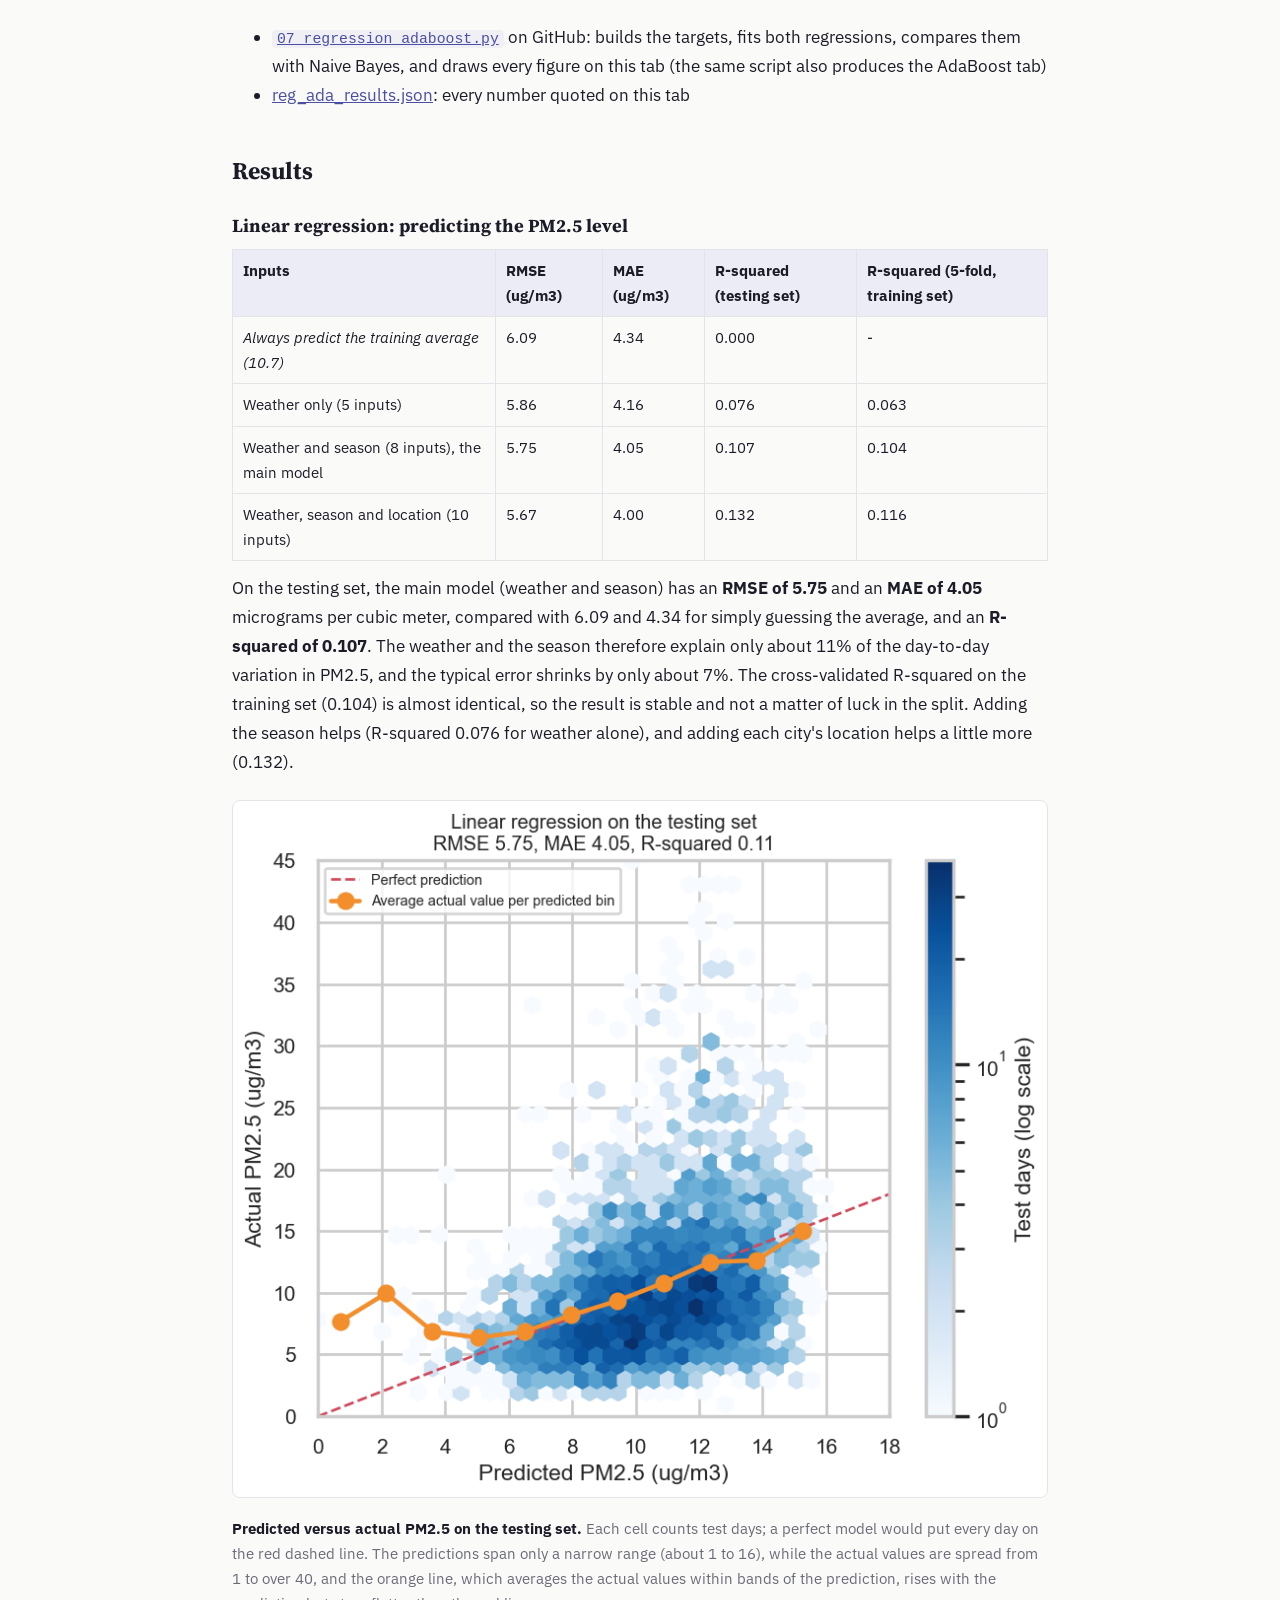
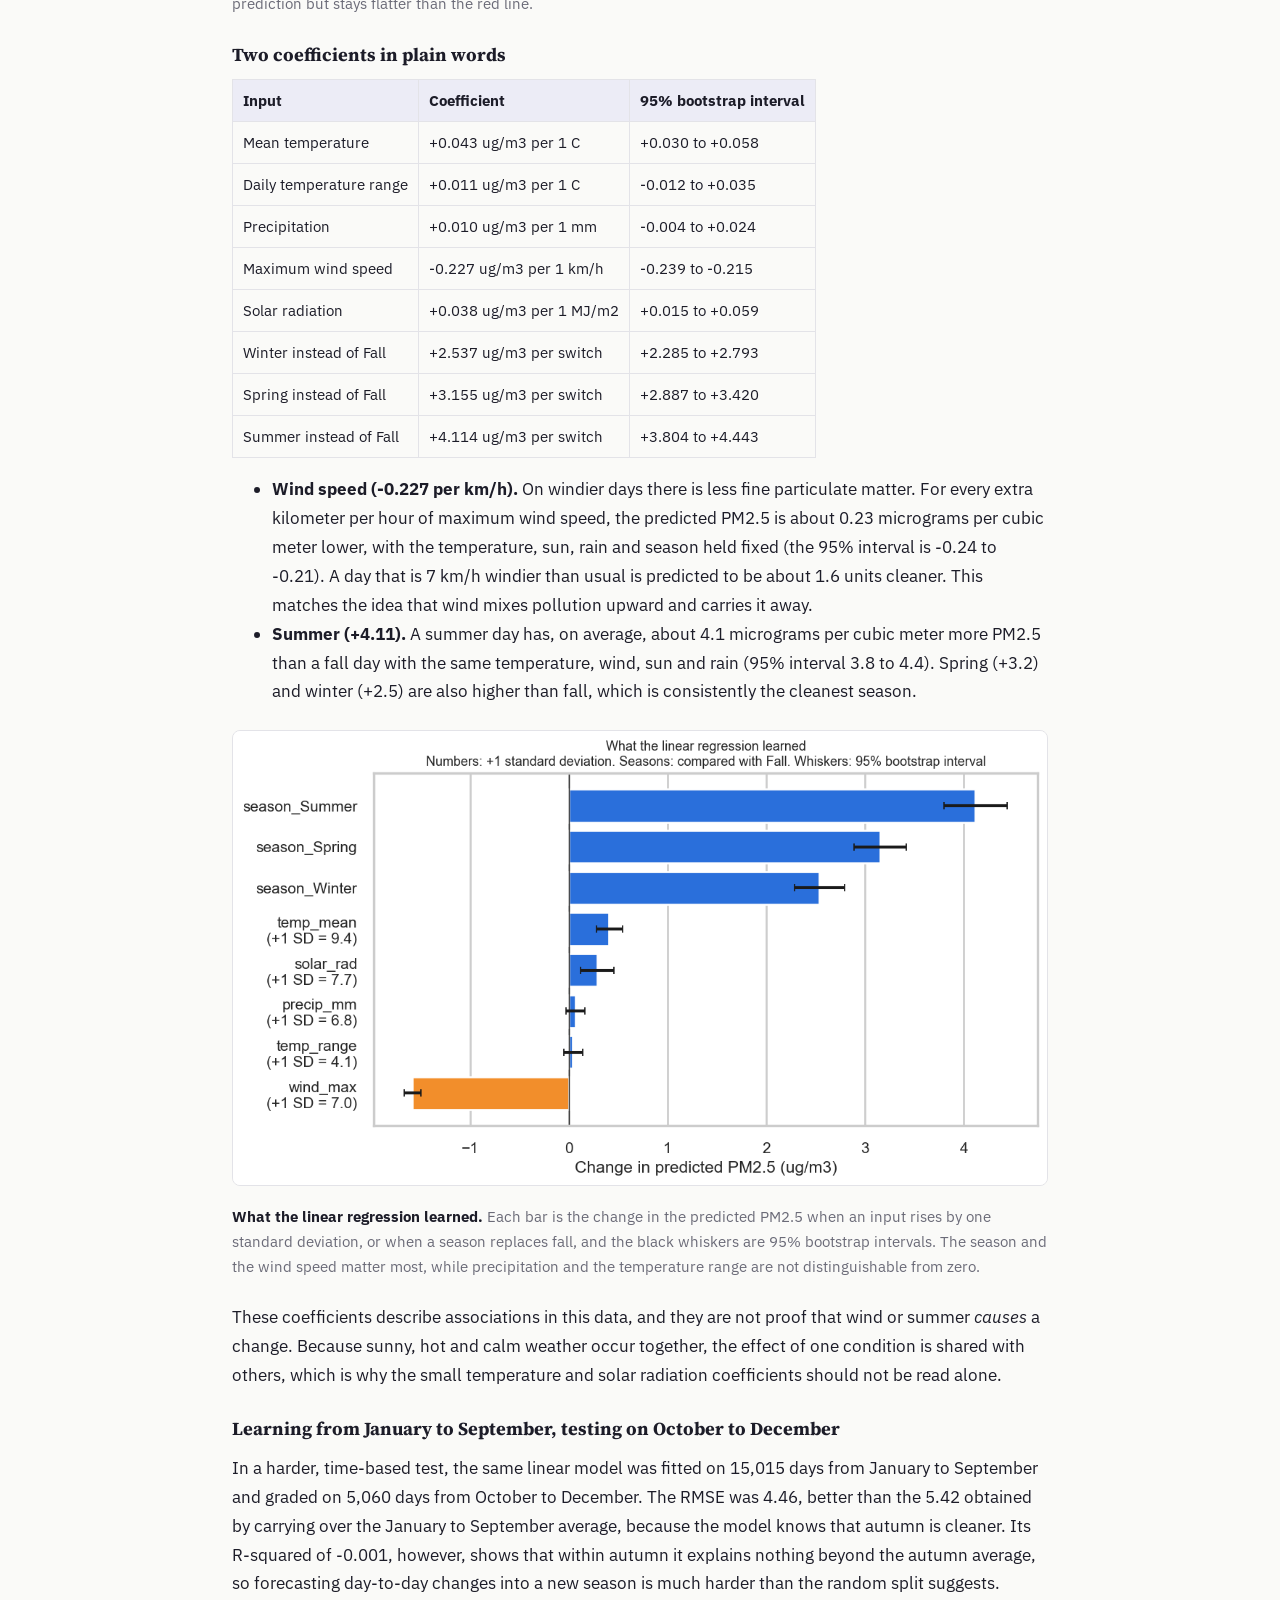
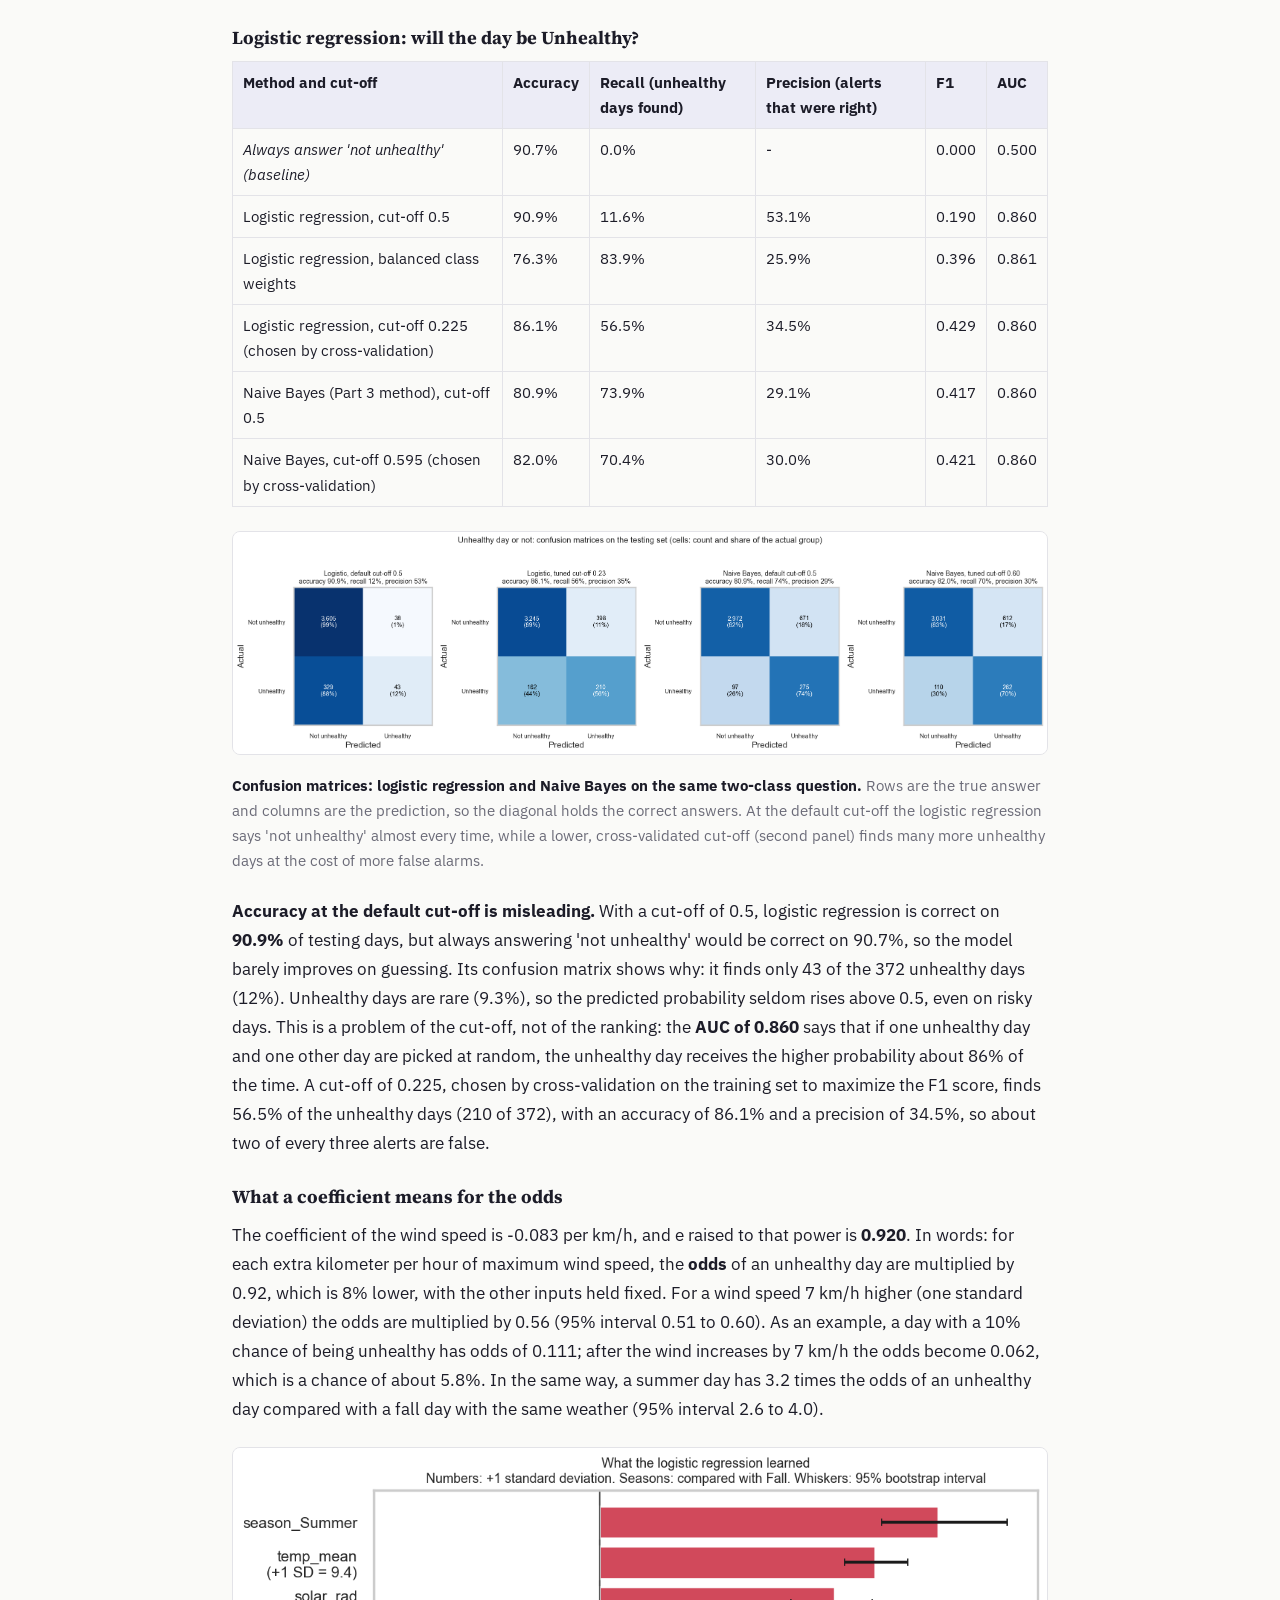
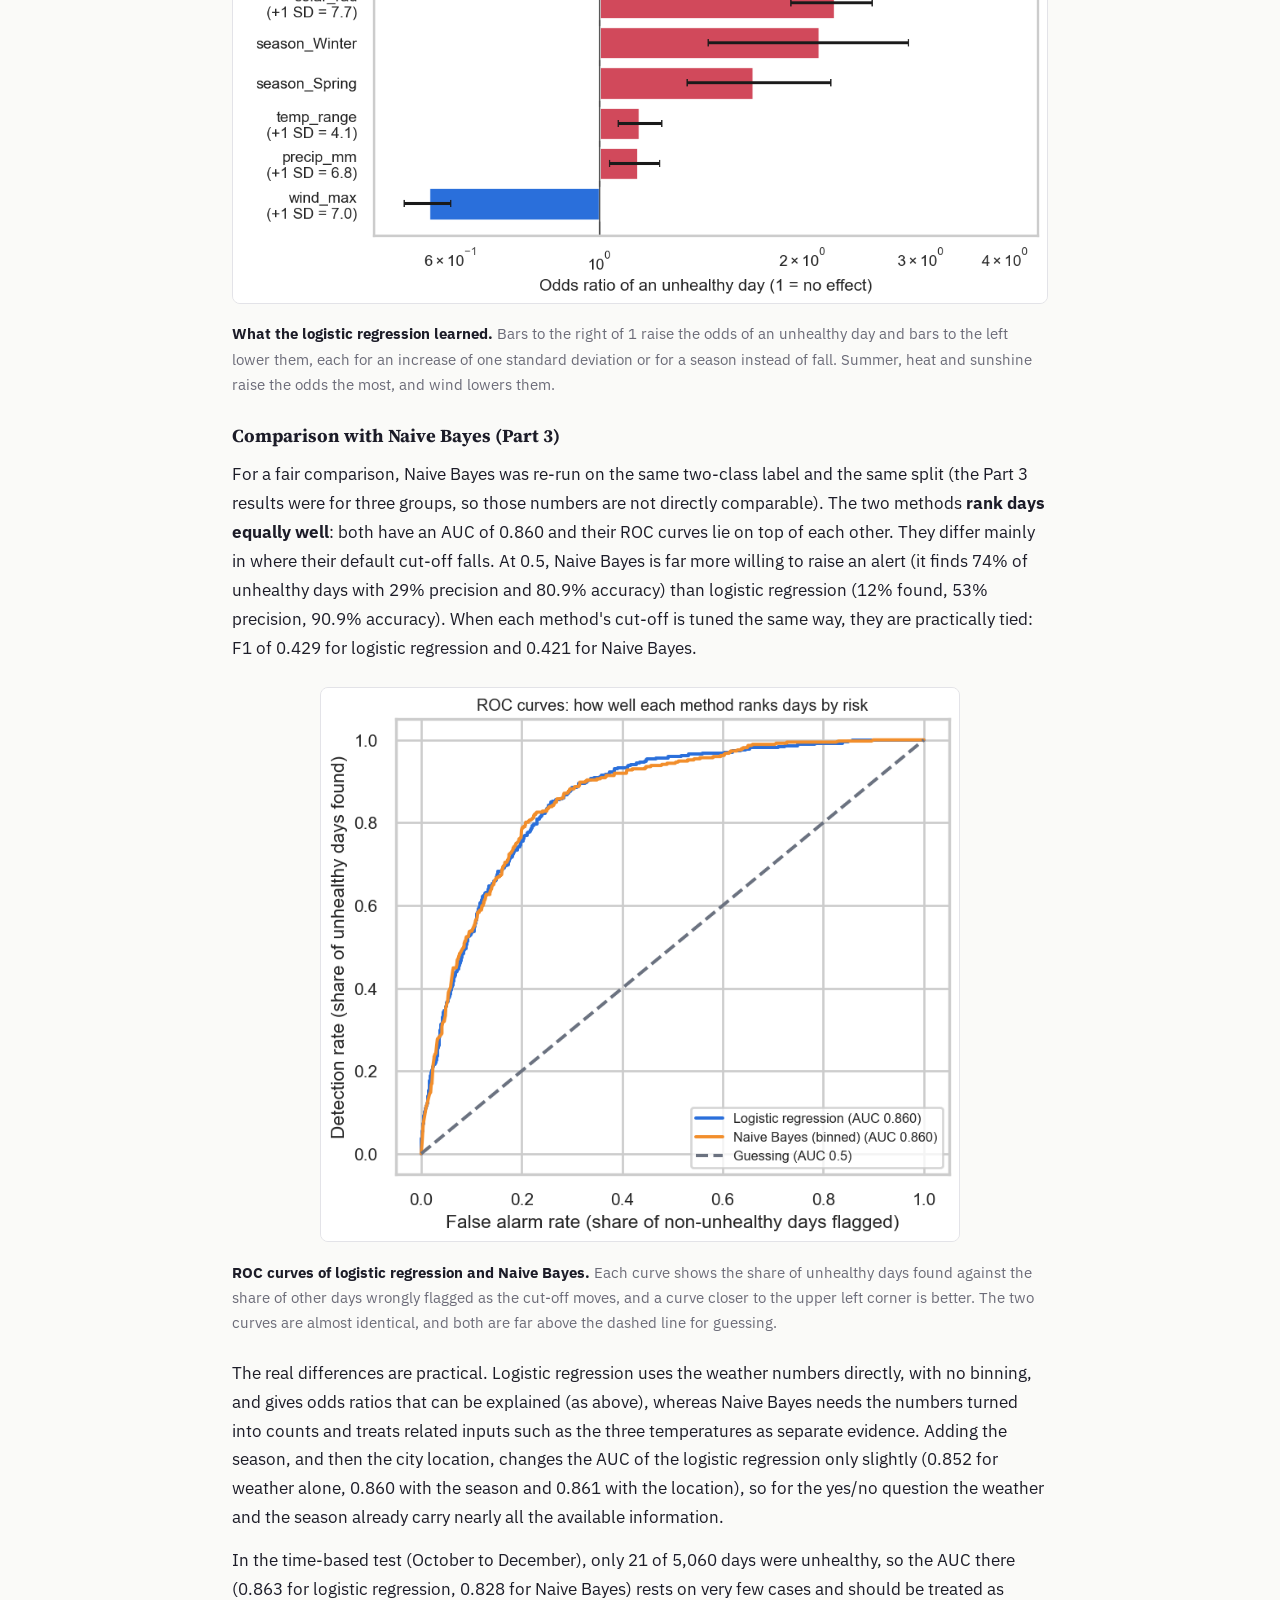
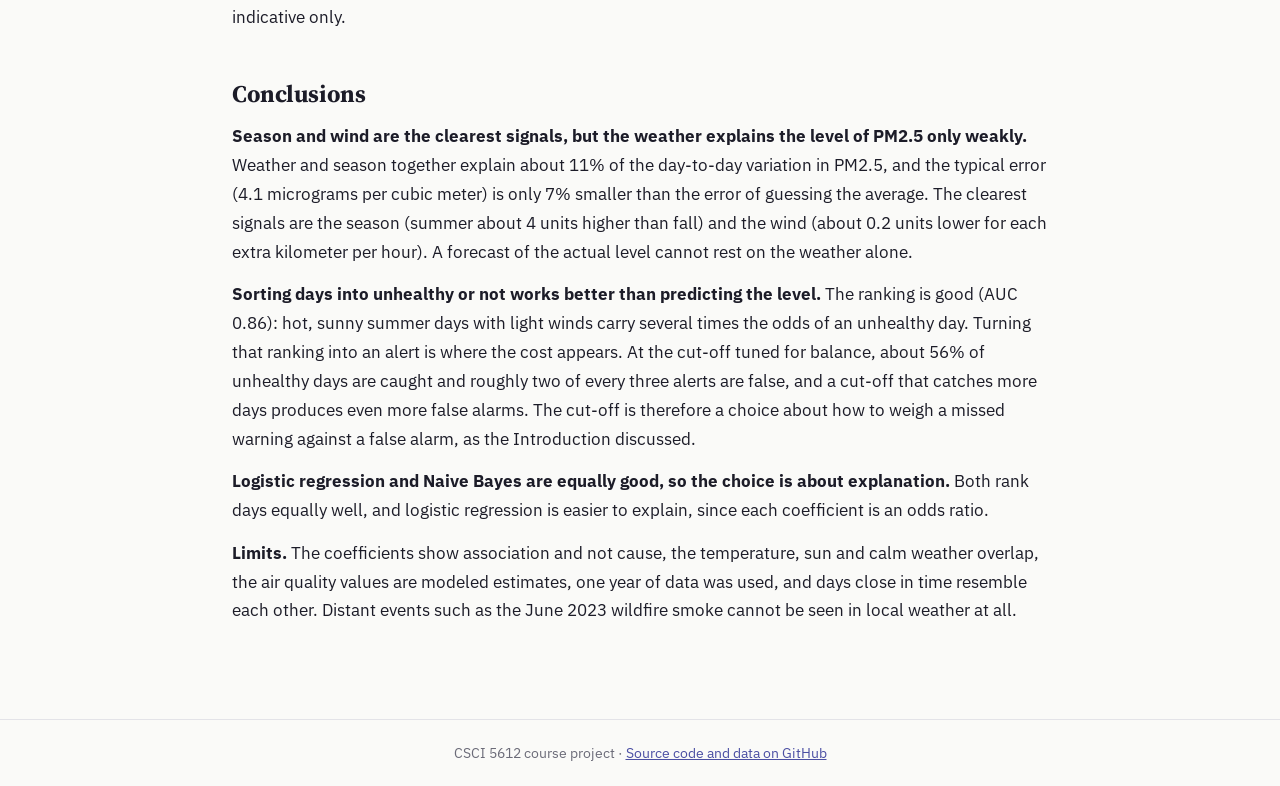
<file: regression.html>
<!DOCTYPE html>
<html lang="en">
<head>
<meta charset="utf-8">
<meta name="viewport" content="width=device-width, initial-scale=1">
<title>Regression | Air Quality, Weather and Respiratory Health</title>
<link rel="preconnect" href="https://fonts.googleapis.com">
<link href="https://fonts.googleapis.com/css2?family=IBM+Plex+Sans:wght@400;500;600&family=Source+Serif+4:wght@500;600&display=swap" rel="stylesheet">
<script>(function(){try{var t=localStorage.getItem('theme');if(t)document.documentElement.setAttribute('data-theme',t);}catch(e){}})();</script>
<link rel="stylesheet" href="style.css">
</head>
<body>
<nav class="top"><div class="in">
<a class="brand" href="index.html">Air Quality &amp; Lung Health</a>
<ul><li><a href="index.html">Home</a></li><li><a href="introduction.html">Introduction</a></li><li><a href="dataprep_eda.html">DataPrep_EDA</a></li><li class="has-dd"><button class="" aria-haspopup="true">Unsupervised &#9662;</button><div class="dd"><a href="clustering.html">Clustering</a><a href="pca.html">PCA</a></div></li><li class="has-dd"><button class="active" aria-haspopup="true">Supervised &#9662;</button><div class="dd"><a href="naivebayes.html">NaiveBayes</a><a href="dectrees.html">DecTrees</a><a href="regression.html" class=active>Regression</a><a href="adaboost.html">AdaBoost</a><a href="gradientboosting.html">GradientBoosting</a><a href="xgboost.html">XGBoost</a></div></li><li><a href="conclusions.html">Conclusions</a></li><li><a href="about.html">About Me</a></li></ul>
<div class="tools"><a href="https://github.com/himanshumjain15/Air_quality_index_project" aria-label="GitHub repository"><svg width="20" height="20" viewBox="0 0 16 16" fill="currentColor"><path d="M8 0C3.58 0 0 3.58 0 8c0 3.54 2.29 6.53 5.47 7.59.4.07.55-.17.55-.38 0-.19-.01-.82-.01-1.49-2.01.37-2.53-.49-2.69-.94-.09-.23-.48-.94-.82-1.13-.28-.15-.68-.52-.01-.53.63-.01 1.08.58 1.23.82.72 1.21 1.87.87 2.33.66.07-.52.28-.87.51-1.07-1.78-.2-3.64-.89-3.64-3.95 0-.87.31-1.59.82-2.15-.08-.2-.36-1.02.08-2.12 0 0 .67-.21 2.2.82.64-.18 1.32-.27 2-.27.68 0 1.36.09 2 .27 1.53-1.04 2.2-.82 2.2-.82.44 1.1.16 1.92.08 2.12.51.56.82 1.27.82 2.15 0 3.07-1.87 3.75-3.65 3.95.29.25.54.73.54 1.48 0 1.07-.01 1.93-.01 2.2 0 .21.15.46.55.38A8.01 8.01 0 0016 8c0-4.42-3.58-8-8-8z"/></svg></a>
<button id="theme" aria-label="Toggle dark mode"><svg width="20" height="20" viewBox="0 0 24 24" fill="none" stroke="currentColor" stroke-width="2" stroke-linecap="round" stroke-linejoin="round"><path d="M21 12.8A9 9 0 1111.2 3a7 7 0 009.8 9.8z"/></svg></button></div>
</div></nav>
<main>

<h1>Regression</h1>
<p class="sub">How much does the weather change PM2.5, and which days turn unhealthy?</p>
<p>This tab applies two regression methods to the same city-days, and the same training and testing split, as the Part 3 tabs. <b>Linear regression</b> predicts a number (the daily PM2.5 level) and <b>logistic regression</b> predicts a yes/no answer (is the day Unhealthy?). The logistic model is compared with the Naive Bayes model from Part 3. The write-up is organized into Overview, Data Prep, Code, Results and Conclusions.</p>

<section>
<h2>Overview</h2>
<h3>Linear regression: predicting a number</h3>
<p><b>Linear regression</b> predicts a numeric target as a weighted sum of the inputs: prediction = b0 + b1 &times; x1 + b2 &times; x2 + ... With one input this is a straight line, and with several inputs it is a flat surface. The numbers b1, b2, ... are the <b>coefficients</b>, and each says how much the prediction changes when its input increases by one unit while the others stay fixed. The coefficients are found by <b>least squares</b>: of all possible lines, the method keeps the one that makes the sum of squared <b>residuals</b> (actual value minus predicted value) as small as possible. Three numbers summarize how well it works on data it has not seen: the <b>RMSE</b> (typical size of the error in the units of the target, with large misses weighing heavily), the <b>MAE</b> (the average size of the error), and <b>R-squared</b> (the share of the variation in the target that the model explains, where 0 means no better than always predicting the average and 1 means perfect).</p>
<figure class="small"><a href="images/reg_00a_linear_idea.png"><img src="images/reg_00a_linear_idea.png" alt="Linear regression with a single input"></a><figcaption><b>Linear regression with a single input.</b> Each dot is a day, the red line is the fitted line, and each orange segment is a residual (the gap between the actual and the predicted PM2.5). With solar radiation alone the line rises only slightly (R-squared 0.04 on the training days), which previews how much of the day-to-day change one weather variable can explain.</figcaption></figure>
<h3>Logistic regression: predicting a class through a probability</h3>
<p>When the target is a category, such as Unhealthy or not, a straight line is a poor choice because it can predict values below 0 or above 1, which are not probabilities. <b>Logistic regression</b> keeps the linear idea but adds a step. It first computes the same kind of weighted sum, called the <b>linear score</b> z = b0 + b1 &times; x1 + b2 &times; x2 + ..., which can be any number from very negative to very positive. It then passes z through the <b>sigmoid</b> function, p = 1 / (1 + e<sup>-z</sup>), which squeezes every score into the range 0 to 1: a score of 0 gives p = 0.5, a large positive score gives p close to 1, and a large negative score gives p close to 0. The result p is read as the probability of the Unhealthy class. To turn the probability into a <b>class</b>, a <b>cut-off</b> is applied, usually 0.5: if p is at least the cut-off the day is called Unhealthy, otherwise not.</p>
<figure><a href="images/reg_00b_sigmoid.png"><img src="images/reg_00b_sigmoid.png" alt="From a linear score to a probability"></a><figcaption><b>From a linear score to a probability.</b> The left panel shows the straight-line score of a one-input model that uses the maximum daily temperature, and the right panel shows the sigmoid that turns it into a probability. The blue dots are the observed share of unhealthy days in each temperature band, and they follow the red curve closely.</figcaption></figure>
<figure><a href="images/reg_00c_logistic_pipeline.png"><img src="images/reg_00c_logistic_pipeline.png" alt="The logistic regression pipeline"></a><figcaption><b>The logistic regression pipeline.</b> Weather inputs become a linear score, the sigmoid turns the score into a probability, and a cut-off rule turns the probability into a class.</figcaption></figure>
<p>The coefficients of a logistic regression act on the <b>odds</b>, which are p / (1 - p), the ratio of the chance that the day is Unhealthy to the chance that it is not. Increasing an input by one unit multiplies the odds by e<sup>b</sup>, where b is its coefficient, so a coefficient of 0 means no effect, a positive coefficient raises the odds, and a negative coefficient lowers them.</p>
<h3>How the two methods differ</h3>
<table>
<tr><th></th><th>Linear regression</th><th>Logistic regression</th></tr>
<tr><td>Predicts</td><td>A number of any size (here, PM2.5)</td><td>The probability of a class, then the class (here, Unhealthy or not)</td></tr>
<tr><td>Output range</td><td>Unbounded</td><td>Always between 0 and 1</td></tr>
<tr><td>Fitted by</td><td>Minimizing squared errors (least squares)</td><td>Maximizing the likelihood of the observed classes</td></tr>
<tr><td>A coefficient means</td><td>An <i>additive</i> change in the prediction per unit</td><td>A <i>multiplicative</i> change in the odds per unit</td></tr>
<tr><td>Judged with</td><td>RMSE, MAE, R-squared, predicted versus actual plot</td><td>Confusion matrix, accuracy, recall, precision, AUC</td></tr>
</table>
<h3>What is done with them here</h3>
<p>Linear regression is asked how well the weather and the season predict the daily PM2.5 level, and what a change in wind or season is worth in micrograms per cubic meter. Logistic regression is asked whether a day will be Unhealthy (an AQI of 101 or more) and how the odds of that change with the conditions. Its results are then compared with the Naive Bayes model of Part 3 on the identical two-class question.</p>
</section>

<section>
<h2>Data Prep</h2>
<p>Supervised modeling needs <b>labeled data</b>, which means that every row carries the correct answer. All 20,075 city-days have one, because both targets are computed from the cleaned air quality measurements. The rows were split into a <b>training set</b> (16,060 rows), used to fit the models, and a <b>testing set</b> (4,015 rows), used only once to grade them. The split is <b>the same as in Part 3</b>, which makes the results comparable. The two sets are <b>disjoint</b>: each row has an identifier, and the code verified that the sets share <b>0 rows</b>. They must be disjoint because a model graded on rows it has already seen is graded on memory, and the accuracy would look better than it really is. The split was stratified in Part 3, so the share of Unhealthy days is 9.2% in the training set and 9.3% in the testing set.</p>
<h3>Which columns were used</h3>
<ul>
<li><b>Linear regression needs a numeric target:</b> <code>pm2_5</code>, the daily mean PM2.5 in micrograms per cubic meter (average 10.7, standard deviation 6.3 in the training set).</li>
<li><b>Logistic regression needs a two-class label:</b> <code>unhealthy</code>, equal to 1 when the daily maximum AQI is 101 or more and 0 otherwise. This is 9.2% of training days, so the classes are very unbalanced.</li>
<li><b>Inputs for both:</b> mean temperature, the daily temperature range (maximum minus minimum), precipitation, maximum wind speed, solar radiation, and the season as three 0/1 columns for Winter, Spring and Summer (Fall is the reference, because it is the cleanest season).</li>
<li><b>Not used:</b> any pollutant or AQI column, because the targets are computed from them. The three temperature columns were replaced by the mean and the range because the mean, maximum and minimum are nearly copies of each other (correlations of 0.98, 0.97 and 0.92), and such overlapping inputs make coefficients unstable and hard to interpret.</li>
<li><b>Scaling:</b> for logistic regression the inputs were standardized (average 0, standard deviation 1, learned from the training set only), which helps the fitting procedure; the coefficients were converted back to original units for interpretation.</li>
</ul>
<figure><a href="images/reg_01_data_sample.png"><img src="images/reg_01_data_sample.png" alt="A sample of the regression data"></a><figcaption><b>A sample of the regression data.</b> Each row is a city and a day, with the weather inputs followed by the two targets (orange): the numeric pm2_5 for linear regression and the 0/1 label unhealthy for logistic regression.</figcaption></figure>
<div class="figrow">
<figure class="small"><a href="images/reg_02_train_sample.png"><img src="images/reg_02_train_sample.png" alt="Training set"></a><figcaption><b>Training set.</b> The first rows of the 16,060-day training set, used to fit the models.</figcaption></figure>
<figure class="small"><a href="images/reg_03_test_sample.png"><img src="images/reg_03_test_sample.png" alt="Testing set"></a><figcaption><b>Testing set.</b> The first rows of the 4,015-day testing set, used only to grade the models.</figcaption></figure>
</div>
<ul>
<li><a href="data/clean/reg_dataset.csv">reg_dataset.csv</a>: the full sample (20,075 city-days, inputs and both targets)</li>
<li><a href="data/clean/reg_train.csv">reg_train.csv</a> and <a href="data/clean/reg_test.csv">reg_test.csv</a>: the training and testing sets</li>
<li><a href="data/clean/daily_city_air_weather_clean.csv">daily_city_air_weather_clean.csv</a>: the cleaned daily table the sample comes from</li>
<li>Raw data: <a href="data/raw/openmeteo_weather_daily_raw.csv">daily weather</a>, <a href="data/raw/openmeteo_air_quality_hourly_raw.csv">hourly air quality</a> and <a href="data/raw/cities_reference.csv">city locations</a></li>
</ul>
</section>

<section>
<h2>Code</h2>
<p>The analysis is written in <b>Python</b> with <code>pandas</code>, <code>numpy</code>, <code>scikit-learn</code> (<code>LinearRegression</code>, <code>LogisticRegression</code>, <code>StandardScaler</code>, <code>GridSearchCV</code>, <code>cross_val_predict</code>), <code>scipy</code>, <code>matplotlib</code> and <code>seaborn</code>. The logistic regression uses the default L2 regularization, and its strength (C = 1) was chosen by 5-fold cross-validation on the training set only, as was the tuned cut-off. The testing set was used once, for the final models.</p>
<ul>
<li><a href="https://github.com/himanshumjain15/Air_quality_index_project/blob/main/code/07_regression_adaboost.py"><code>07_regression_adaboost.py</code></a> on GitHub: builds the targets, fits both regressions, compares them with Naive Bayes, and draws every figure on this tab (the same script also produces the AdaBoost tab)</li>
<li><a href="data/clean/reg_ada_results.json">reg_ada_results.json</a>: every number quoted on this tab</li>
</ul>
</section>

<section>
<h2>Results</h2>
<h3>Linear regression: predicting the PM2.5 level</h3>
<table><tr><th>Inputs</th><th>RMSE (ug/m3)</th><th>MAE (ug/m3)</th><th>R-squared (testing set)</th><th>R-squared (5-fold, training set)</th></tr><tr><td><i>Always predict the training average (10.7)</i></td><td>6.09</td><td>4.34</td><td>0.000</td><td>-</td></tr><tr><td>Weather only (5 inputs)</td><td>5.86</td><td>4.16</td><td>0.076</td><td>0.063</td></tr><tr><td>Weather and season (8 inputs), the main model</td><td>5.75</td><td>4.05</td><td>0.107</td><td>0.104</td></tr><tr><td>Weather, season and location (10 inputs)</td><td>5.67</td><td>4.00</td><td>0.132</td><td>0.116</td></tr></table>
<p>On the testing set, the main model (weather and season) has an <b>RMSE of 5.75</b> and an <b>MAE of 4.05</b> micrograms per cubic meter, compared with 6.09 and 4.34 for simply guessing the average, and an <b>R-squared of 0.107</b>. The weather and the season therefore explain only about 11% of the day-to-day variation in PM2.5, and the typical error shrinks by only about 7%. The cross-validated R-squared on the training set (0.104) is almost identical, so the result is stable and not a matter of luck in the split. Adding the season helps (R-squared 0.076 for weather alone), and adding each city's location helps a little more (0.132).</p>
<figure><a href="images/reg_04_predicted_vs_actual.png"><img src="images/reg_04_predicted_vs_actual.png" alt="Predicted versus actual PM2.5 on the testing set"></a><figcaption><b>Predicted versus actual PM2.5 on the testing set.</b> Each cell counts test days; a perfect model would put every day on the red dashed line. The predictions span only a narrow range (about 1 to 16), while the actual values are spread from 1 to over 40, and the orange line, which averages the actual values within bands of the prediction, rises with the prediction but stays flatter than the red line.</figcaption></figure>
<h3>Two coefficients in plain words</h3>
<table><tr><th>Input</th><th>Coefficient</th><th>95% bootstrap interval</th></tr><tr><td>Mean temperature</td><td>+0.043 ug/m3 per 1 C</td><td>+0.030 to +0.058</td></tr><tr><td>Daily temperature range</td><td>+0.011 ug/m3 per 1 C</td><td>-0.012 to +0.035</td></tr><tr><td>Precipitation</td><td>+0.010 ug/m3 per 1 mm</td><td>-0.004 to +0.024</td></tr><tr><td>Maximum wind speed</td><td>-0.227 ug/m3 per 1 km/h</td><td>-0.239 to -0.215</td></tr><tr><td>Solar radiation</td><td>+0.038 ug/m3 per 1 MJ/m2</td><td>+0.015 to +0.059</td></tr><tr><td>Winter instead of Fall</td><td>+2.537 ug/m3 per switch</td><td>+2.285 to +2.793</td></tr><tr><td>Spring instead of Fall</td><td>+3.155 ug/m3 per switch</td><td>+2.887 to +3.420</td></tr><tr><td>Summer instead of Fall</td><td>+4.114 ug/m3 per switch</td><td>+3.804 to +4.443</td></tr></table>
<ul>
<li><b>Wind speed (-0.227 per km/h).</b> On windier days there is less fine particulate matter. For every extra kilometer per hour of maximum wind speed, the predicted PM2.5 is about 0.23 micrograms per cubic meter lower, with the temperature, sun, rain and season held fixed (the 95% interval is -0.24 to -0.21). A day that is 7 km/h windier than usual is predicted to be about 1.6 units cleaner. This matches the idea that wind mixes pollution upward and carries it away.</li>
<li><b>Summer (+4.11).</b> A summer day has, on average, about 4.1 micrograms per cubic meter more PM2.5 than a fall day with the same temperature, wind, sun and rain (95% interval 3.8 to 4.4). Spring (+3.2) and winter (+2.5) are also higher than fall, which is consistently the cleanest season.</li>
</ul>
<figure><a href="images/reg_05_coefficients.png"><img src="images/reg_05_coefficients.png" alt="What the linear regression learned"></a><figcaption><b>What the linear regression learned.</b> Each bar is the change in the predicted PM2.5 when an input rises by one standard deviation, or when a season replaces fall, and the black whiskers are 95% bootstrap intervals. The season and the wind speed matter most, while precipitation and the temperature range are not distinguishable from zero.</figcaption></figure>
<p>These coefficients describe associations in this data, and they are not proof that wind or summer <i>causes</i> a change. Because sunny, hot and calm weather occur together, the effect of one condition is shared with others, which is why the small temperature and solar radiation coefficients should not be read alone.</p>
<h3>Learning from January to September, testing on October to December</h3>
<p>In a harder, time-based test, the same linear model was fitted on 15,015 days from January to September and graded on 5,060 days from October to December. The RMSE was 4.46, better than the 5.42 obtained by carrying over the January to September average, because the model knows that autumn is cleaner. Its R-squared of -0.001, however, shows that within autumn it explains nothing beyond the autumn average, so forecasting day-to-day changes into a new season is much harder than the random split suggests.</p>

<h3>Logistic regression: will the day be Unhealthy?</h3>
<table><tr><th>Method and cut-off</th><th>Accuracy</th><th>Recall (unhealthy days found)</th><th>Precision (alerts that were right)</th><th>F1</th><th>AUC</th></tr><tr><td><i>Always answer 'not unhealthy' (baseline)</i></td><td>90.7%</td><td>0.0%</td><td>-</td><td>0.000</td><td>0.500</td></tr><tr><td>Logistic regression, cut-off 0.5</td><td>90.9%</td><td>11.6%</td><td>53.1%</td><td>0.190</td><td>0.860</td></tr><tr><td>Logistic regression, balanced class weights</td><td>76.3%</td><td>83.9%</td><td>25.9%</td><td>0.396</td><td>0.861</td></tr><tr><td>Logistic regression, cut-off 0.225 (chosen by cross-validation)</td><td>86.1%</td><td>56.5%</td><td>34.5%</td><td>0.429</td><td>0.860</td></tr><tr><td>Naive Bayes (Part 3 method), cut-off 0.5</td><td>80.9%</td><td>73.9%</td><td>29.1%</td><td>0.417</td><td>0.860</td></tr><tr><td>Naive Bayes, cut-off 0.595 (chosen by cross-validation)</td><td>82.0%</td><td>70.4%</td><td>30.0%</td><td>0.421</td><td>0.860</td></tr></table>
<figure><a href="images/reg_07_confusion_matrices.png"><img src="images/reg_07_confusion_matrices.png" alt="Confusion matrices: logistic regression and Naive Bayes on the same two-class question"></a><figcaption><b>Confusion matrices: logistic regression and Naive Bayes on the same two-class question.</b> Rows are the true answer and columns are the prediction, so the diagonal holds the correct answers. At the default cut-off the logistic regression says 'not unhealthy' almost every time, while a lower, cross-validated cut-off (second panel) finds many more unhealthy days at the cost of more false alarms.</figcaption></figure>
<p><b>Accuracy at the default cut-off is misleading.</b> With a cut-off of 0.5, logistic regression is correct on <b>90.9%</b> of testing days, but always answering 'not unhealthy' would be correct on 90.7%, so the model barely improves on guessing. Its confusion matrix shows why: it finds only 43 of the 372 unhealthy days (12%). Unhealthy days are rare (9.3%), so the predicted probability seldom rises above 0.5, even on risky days. This is a problem of the cut-off, not of the ranking: the <b>AUC of 0.860</b> says that if one unhealthy day and one other day are picked at random, the unhealthy day receives the higher probability about 86% of the time. A cut-off of 0.225, chosen by cross-validation on the training set to maximize the F1 score, finds 56.5% of the unhealthy days (210 of 372), with an accuracy of 86.1% and a precision of 34.5%, so about two of every three alerts are false.</p>
<h3>What a coefficient means for the odds</h3>
<p>The coefficient of the wind speed is -0.083 per km/h, and e raised to that power is <b>0.920</b>. In words: for each extra kilometer per hour of maximum wind speed, the <b>odds</b> of an unhealthy day are multiplied by 0.92, which is 8% lower, with the other inputs held fixed. For a wind speed 7 km/h higher (one standard deviation) the odds are multiplied by 0.56 (95% interval 0.51 to 0.60). As an example, a day with a 10% chance of being unhealthy has odds of 0.111; after the wind increases by 7 km/h the odds become 0.062, which is a chance of about 5.8%. In the same way, a summer day has 3.2 times the odds of an unhealthy day compared with a fall day with the same weather (95% interval 2.6 to 4.0).</p>
<figure><a href="images/reg_09_odds_ratios.png"><img src="images/reg_09_odds_ratios.png" alt="What the logistic regression learned"></a><figcaption><b>What the logistic regression learned.</b> Bars to the right of 1 raise the odds of an unhealthy day and bars to the left lower them, each for an increase of one standard deviation or for a season instead of fall. Summer, heat and sunshine raise the odds the most, and wind lowers them.</figcaption></figure>
<h3>Comparison with Naive Bayes (Part 3)</h3>
<p>For a fair comparison, Naive Bayes was re-run on the same two-class label and the same split (the Part 3 results were for three groups, so those numbers are not directly comparable). The two methods <b>rank days equally well</b>: both have an AUC of 0.860 and their ROC curves lie on top of each other. They differ mainly in where their default cut-off falls. At 0.5, Naive Bayes is far more willing to raise an alert (it finds 74% of unhealthy days with 29% precision and 80.9% accuracy) than logistic regression (12% found, 53% precision, 90.9% accuracy). When each method's cut-off is tuned the same way, they are practically tied: F1 of 0.429 for logistic regression and 0.421 for Naive Bayes.</p>
<figure class="small"><a href="images/reg_08_roc.png"><img src="images/reg_08_roc.png" alt="ROC curves of logistic regression and Naive Bayes"></a><figcaption><b>ROC curves of logistic regression and Naive Bayes.</b> Each curve shows the share of unhealthy days found against the share of other days wrongly flagged as the cut-off moves, and a curve closer to the upper left corner is better. The two curves are almost identical, and both are far above the dashed line for guessing.</figcaption></figure>
<p>The real differences are practical. Logistic regression uses the weather numbers directly, with no binning, and gives odds ratios that can be explained (as above), whereas Naive Bayes needs the numbers turned into counts and treats related inputs such as the three temperatures as separate evidence. Adding the season, and then the city location, changes the AUC of the logistic regression only slightly (0.852 for weather alone, 0.860 with the season and 0.861 with the location), so for the yes/no question the weather and the season already carry nearly all the available information.</p>
<p>In the time-based test (October to December), only 21 of 5,060 days were unhealthy, so the AUC there (0.863 for logistic regression, 0.828 for Naive Bayes) rests on very few cases and should be treated as indicative only.</p>
</section>

<section>
<h2>Conclusions</h2>
<p><b>Season and wind are the clearest signals, but the weather explains the level of PM2.5 only weakly.</b> Weather and season together explain about 11% of the day-to-day variation in PM2.5, and the typical error (4.1 micrograms per cubic meter) is only 7% smaller than the error of guessing the average. The clearest signals are the season (summer about 4 units higher than fall) and the wind (about 0.2 units lower for each extra kilometer per hour). A forecast of the actual level cannot rest on the weather alone.</p>
<p><b>Sorting days into unhealthy or not works better than predicting the level.</b> The ranking is good (AUC 0.86): hot, sunny summer days with light winds carry several times the odds of an unhealthy day. Turning that ranking into an alert is where the cost appears. At the cut-off tuned for balance, about 56% of unhealthy days are caught and roughly two of every three alerts are false, and a cut-off that catches more days produces even more false alarms. The cut-off is therefore a choice about how to weigh a missed warning against a false alarm, as the Introduction discussed.</p>
<p><b>Logistic regression and Naive Bayes are equally good, so the choice is about explanation.</b> Both rank days equally well, and logistic regression is easier to explain, since each coefficient is an odds ratio.</p>
<p><b>Limits.</b> The coefficients show association and not cause, the temperature, sun and calm weather overlap, the air quality values are modeled estimates, one year of data was used, and days close in time resemble each other. Distant events such as the June 2023 wildfire smoke cannot be seen in local weather at all.</p>
</section>

</main>
<footer>CSCI 5612 course project &middot; <a href="https://github.com/himanshumjain15/Air_quality_index_project">Source code and data on GitHub</a></footer>
<script>
document.getElementById('theme').addEventListener('click',function(){
var d=document.documentElement,n=d.getAttribute('data-theme')==='dark'?'light':'dark';
d.setAttribute('data-theme',n);try{localStorage.setItem('theme',n)}catch(e){}});
document.querySelectorAll('nav.top li.has-dd>button').forEach(function(b){
b.addEventListener('click',function(){b.parentElement.classList.toggle('open')})});
</script>
</body>
</html>
</file>
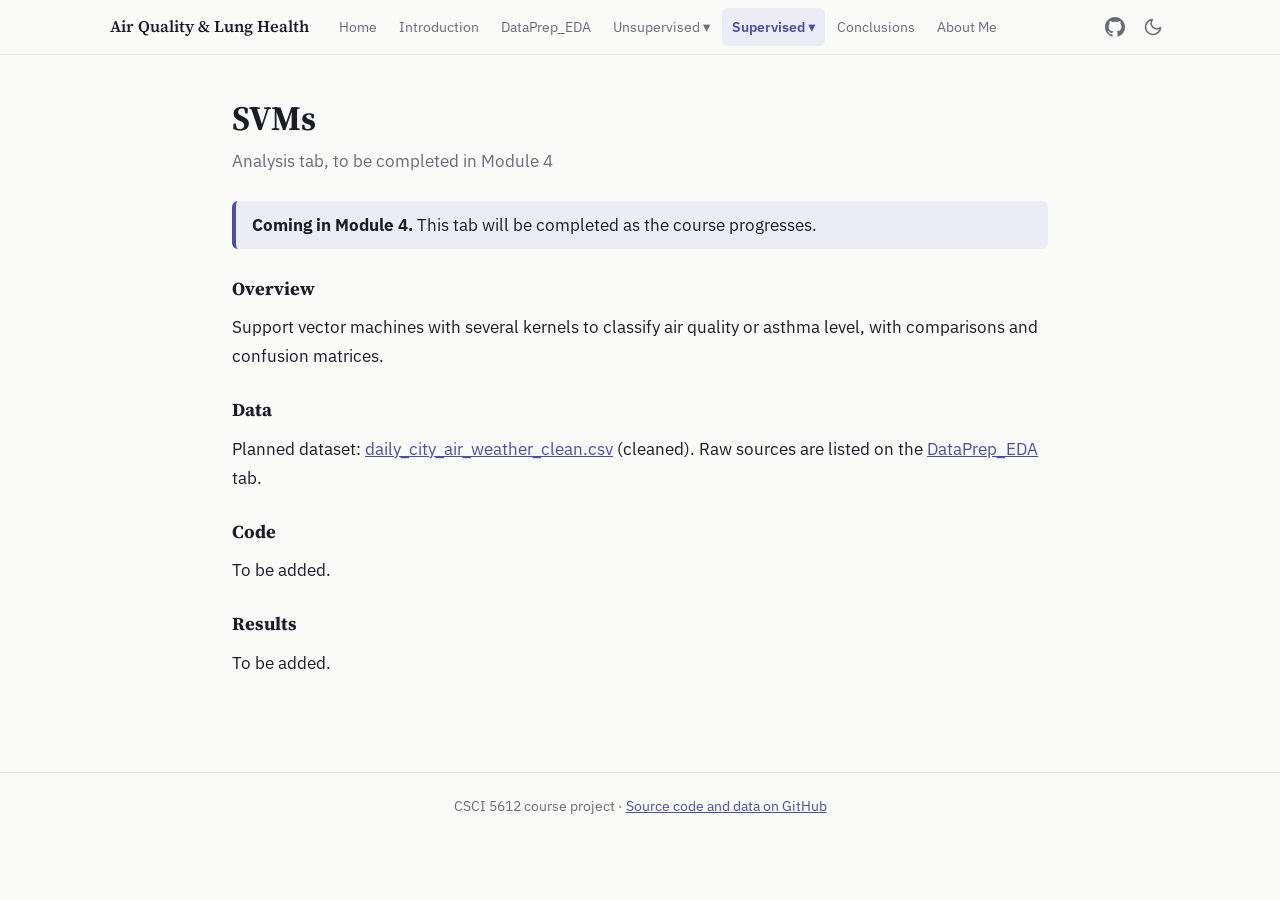
<file: svms.html>
<!DOCTYPE html>
<html lang="en">
<head>
<meta charset="utf-8">
<meta name="viewport" content="width=device-width, initial-scale=1">
<title>SVMs | Air Quality, Weather and Respiratory Health</title>
<link rel="preconnect" href="https://fonts.googleapis.com">
<link href="https://fonts.googleapis.com/css2?family=IBM+Plex+Sans:wght@400;500;600&family=Source+Serif+4:wght@500;600&display=swap" rel="stylesheet">
<script>(function(){try{var t=localStorage.getItem('theme');if(t)document.documentElement.setAttribute('data-theme',t);}catch(e){}})();</script>
<link rel="stylesheet" href="style.css">
</head>
<body>
<nav class="top"><div class="in">
<a class="brand" href="index.html">Air Quality &amp; Lung Health</a>
<ul><li><a href="index.html">Home</a></li><li><a href="introduction.html">Introduction</a></li><li><a href="dataprep_eda.html">DataPrep_EDA</a></li><li class="has-dd"><button class="" aria-haspopup="true">Unsupervised &#9662;</button><div class="dd"><a href="clustering.html">Clustering</a><a href="pca.html">PCA</a></div></li><li class="has-dd"><button class="active" aria-haspopup="true">Supervised &#9662;</button><div class="dd"><a href="naivebayes.html">NaiveBayes</a><a href="dectrees.html">DecTrees</a><a href="svms.html" class=active>SVMs</a><a href="regression.html">Regression</a><a href="nn.html">NN</a></div></li><li><a href="conclusions.html">Conclusions</a></li><li><a href="about.html">About Me</a></li></ul>
<div class="tools"><a href="https://github.com/himanshumjain15/Air_quality_index_project" aria-label="GitHub repository"><svg width="20" height="20" viewBox="0 0 16 16" fill="currentColor"><path d="M8 0C3.58 0 0 3.58 0 8c0 3.54 2.29 6.53 5.47 7.59.4.07.55-.17.55-.38 0-.19-.01-.82-.01-1.49-2.01.37-2.53-.49-2.69-.94-.09-.23-.48-.94-.82-1.13-.28-.15-.68-.52-.01-.53.63-.01 1.08.58 1.23.82.72 1.21 1.87.87 2.33.66.07-.52.28-.87.51-1.07-1.78-.2-3.64-.89-3.64-3.95 0-.87.31-1.59.82-2.15-.08-.2-.36-1.02.08-2.12 0 0 .67-.21 2.2.82.64-.18 1.32-.27 2-.27.68 0 1.36.09 2 .27 1.53-1.04 2.2-.82 2.2-.82.44 1.1.16 1.92.08 2.12.51.56.82 1.27.82 2.15 0 3.07-1.87 3.75-3.65 3.95.29.25.54.73.54 1.48 0 1.07-.01 1.93-.01 2.2 0 .21.15.46.55.38A8.01 8.01 0 0016 8c0-4.42-3.58-8-8-8z"/></svg></a>
<button id="theme" aria-label="Toggle dark mode"><svg width="20" height="20" viewBox="0 0 24 24" fill="none" stroke="currentColor" stroke-width="2" stroke-linecap="round" stroke-linejoin="round"><path d="M21 12.8A9 9 0 1111.2 3a7 7 0 009.8 9.8z"/></svg></button></div>
</div></nav>
<main>

<h1>SVMs</h1>
<p class="sub">Analysis tab, to be completed in Module 4</p>
<section>
<div class="soon"><b>Coming in Module 4.</b> This tab will be completed as the course progresses.</div>
<h3>Overview</h3>
<p>Support vector machines with several kernels to classify air quality or asthma level, with comparisons and confusion matrices.</p>
<h3>Data</h3>
<p>Planned dataset: <a href="data/clean/daily_city_air_weather_clean.csv">daily_city_air_weather_clean.csv</a> (cleaned). Raw sources are listed on the <a href="dataprep_eda.html">DataPrep_EDA</a> tab.</p>
<h3>Code</h3>
<p>To be added.</p>
<h3>Results</h3>
<p>To be added.</p>
</section>

</main>
<footer>CSCI 5612 course project &middot; <a href="https://github.com/himanshumjain15/Air_quality_index_project">Source code and data on GitHub</a></footer>
<script>
document.getElementById('theme').addEventListener('click',function(){
var d=document.documentElement,n=d.getAttribute('data-theme')==='dark'?'light':'dark';
d.setAttribute('data-theme',n);try{localStorage.setItem('theme',n)}catch(e){}});
document.querySelectorAll('nav.top li.has-dd>button').forEach(function(b){
b.addEventListener('click',function(){b.parentElement.classList.toggle('open')})});
</script>
</body>
</html>
</file>
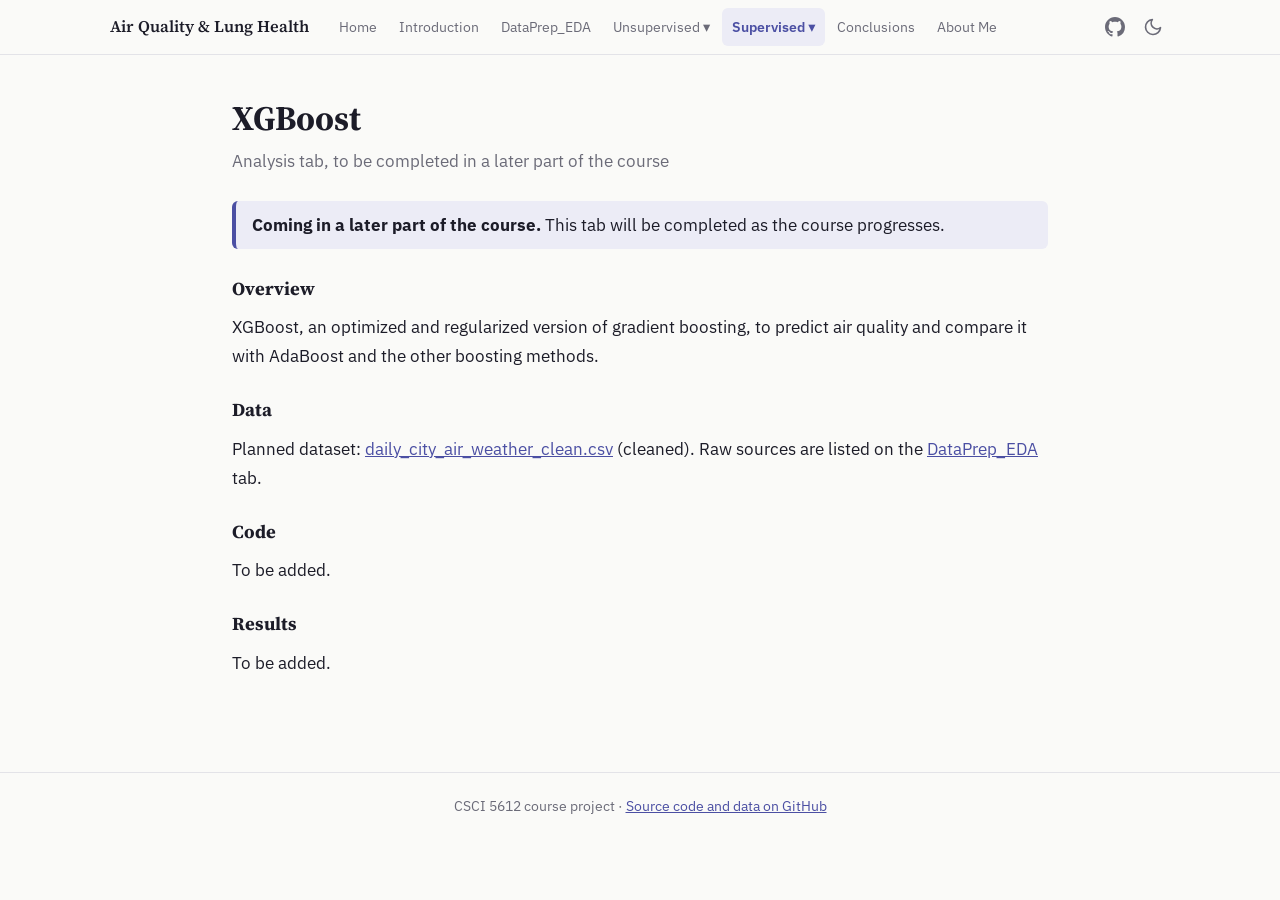
<file: xgboost.html>
<!DOCTYPE html>
<html lang="en">
<head>
<meta charset="utf-8">
<meta name="viewport" content="width=device-width, initial-scale=1">
<title>XGBoost | Air Quality, Weather and Respiratory Health</title>
<link rel="preconnect" href="https://fonts.googleapis.com">
<link href="https://fonts.googleapis.com/css2?family=IBM+Plex+Sans:wght@400;500;600&family=Source+Serif+4:wght@500;600&display=swap" rel="stylesheet">
<script>(function(){try{var t=localStorage.getItem('theme');if(t)document.documentElement.setAttribute('data-theme',t);}catch(e){}})();</script>
<link rel="stylesheet" href="style.css">
</head>
<body>
<nav class="top"><div class="in">
<a class="brand" href="index.html">Air Quality &amp; Lung Health</a>
<ul><li><a href="index.html">Home</a></li><li><a href="introduction.html">Introduction</a></li><li><a href="dataprep_eda.html">DataPrep_EDA</a></li><li class="has-dd"><button class="" aria-haspopup="true">Unsupervised &#9662;</button><div class="dd"><a href="clustering.html">Clustering</a><a href="pca.html">PCA</a></div></li><li class="has-dd"><button class="active" aria-haspopup="true">Supervised &#9662;</button><div class="dd"><a href="naivebayes.html">NaiveBayes</a><a href="dectrees.html">DecTrees</a><a href="regression.html">Regression</a><a href="adaboost.html">AdaBoost</a><a href="gradientboosting.html">GradientBoosting</a><a href="xgboost.html" class=active>XGBoost</a></div></li><li><a href="conclusions.html">Conclusions</a></li><li><a href="about.html">About Me</a></li></ul>
<div class="tools"><a href="https://github.com/himanshumjain15/Air_quality_index_project" aria-label="GitHub repository"><svg width="20" height="20" viewBox="0 0 16 16" fill="currentColor"><path d="M8 0C3.58 0 0 3.58 0 8c0 3.54 2.29 6.53 5.47 7.59.4.07.55-.17.55-.38 0-.19-.01-.82-.01-1.49-2.01.37-2.53-.49-2.69-.94-.09-.23-.48-.94-.82-1.13-.28-.15-.68-.52-.01-.53.63-.01 1.08.58 1.23.82.72 1.21 1.87.87 2.33.66.07-.52.28-.87.51-1.07-1.78-.2-3.64-.89-3.64-3.95 0-.87.31-1.59.82-2.15-.08-.2-.36-1.02.08-2.12 0 0 .67-.21 2.2.82.64-.18 1.32-.27 2-.27.68 0 1.36.09 2 .27 1.53-1.04 2.2-.82 2.2-.82.44 1.1.16 1.92.08 2.12.51.56.82 1.27.82 2.15 0 3.07-1.87 3.75-3.65 3.95.29.25.54.73.54 1.48 0 1.07-.01 1.93-.01 2.2 0 .21.15.46.55.38A8.01 8.01 0 0016 8c0-4.42-3.58-8-8-8z"/></svg></a>
<button id="theme" aria-label="Toggle dark mode"><svg width="20" height="20" viewBox="0 0 24 24" fill="none" stroke="currentColor" stroke-width="2" stroke-linecap="round" stroke-linejoin="round"><path d="M21 12.8A9 9 0 1111.2 3a7 7 0 009.8 9.8z"/></svg></button></div>
</div></nav>
<main>

<h1>XGBoost</h1>
<p class="sub">Analysis tab, to be completed in a later part of the course</p>
<section>
<div class="soon"><b>Coming in a later part of the course.</b> This tab will be completed as the course progresses.</div>
<h3>Overview</h3>
<p>XGBoost, an optimized and regularized version of gradient boosting, to predict air quality and compare it with AdaBoost and the other boosting methods.</p>
<h3>Data</h3>
<p>Planned dataset: <a href="data/clean/daily_city_air_weather_clean.csv">daily_city_air_weather_clean.csv</a> (cleaned). Raw sources are listed on the <a href="dataprep_eda.html">DataPrep_EDA</a> tab.</p>
<h3>Code</h3>
<p>To be added.</p>
<h3>Results</h3>
<p>To be added.</p>
</section>

</main>
<footer>CSCI 5612 course project &middot; <a href="https://github.com/himanshumjain15/Air_quality_index_project">Source code and data on GitHub</a></footer>
<script>
document.getElementById('theme').addEventListener('click',function(){
var d=document.documentElement,n=d.getAttribute('data-theme')==='dark'?'light':'dark';
d.setAttribute('data-theme',n);try{localStorage.setItem('theme',n)}catch(e){}});
document.querySelectorAll('nav.top li.has-dd>button').forEach(function(b){
b.addEventListener('click',function(){b.parentElement.classList.toggle('open')})});
</script>
</body>
</html>
</file>
<file: style.css>
:root{--bg:#fafaf8;--ink:#1c1c28;--muted:#6b6b78;--brand:#4b4fa3;--soft:#ececf6;--line:#e3e3e8;--card:#fff;--code:#f0f0f4;--warn:#fff6e8;--warnline:#e09a3c}
:root[data-theme=dark]{--bg:#16161d;--ink:#e8e8ee;--muted:#a0a0ae;--brand:#9da1f2;--soft:#25253a;--line:#2d2d3a;--card:#1e1e28;--code:#252533;--warn:#2b2418;--warnline:#c48a3a}
*{box-sizing:border-box}
html{scroll-behavior:smooth}
body{margin:0;background:var(--bg);color:var(--ink);font:17px/1.7 "IBM Plex Sans",system-ui,-apple-system,"Segoe UI",Roboto,sans-serif}
h1,h2,h3{font-family:"Source Serif 4","Iowan Old Style",Georgia,serif;line-height:1.25}
nav.top{position:sticky;top:0;z-index:20;background:var(--bg);border-bottom:1px solid var(--line)}
nav.top .in{max-width:1100px;margin:0 auto;padding:0 20px;display:flex;align-items:center;gap:6px;min-height:54px}
nav.top .brand{font-family:"Source Serif 4",Georgia,serif;font-weight:600;color:var(--ink);text-decoration:none;margin-right:14px;font-size:1.02rem;white-space:nowrap}
nav.top ul{list-style:none;margin:0;padding:0;display:flex;gap:2px;flex-wrap:wrap;flex:1}
nav.top li{position:relative}
nav.top li>a,nav.top li>button{display:block;background:none;border:0;font:inherit;font-size:.9rem;color:var(--muted);padding:7px 10px;border-radius:6px;text-decoration:none;cursor:pointer}
nav.top li>a:hover,nav.top li>button:hover{color:var(--ink)}
nav.top li>a.active,nav.top li>button.active{background:var(--soft);color:var(--brand);font-weight:600}
nav.top .dd{display:none;position:absolute;top:100%;left:0;min-width:170px;background:var(--card);border:1px solid var(--line);border-radius:8px;padding:6px;box-shadow:0 8px 24px rgba(0,0,0,.12)}
nav.top li:hover .dd,nav.top li:focus-within .dd,nav.top li.open .dd{display:block}
nav.top .dd a{display:block;padding:7px 10px;border-radius:6px;color:var(--ink);text-decoration:none;font-size:.9rem}
nav.top .dd a:hover{background:var(--soft)}
nav.top .dd a.active{color:var(--brand);font-weight:600}
.tools{display:flex;gap:4px;margin-left:auto}
.tools a,.tools button{background:none;border:0;color:var(--muted);cursor:pointer;padding:7px;border-radius:6px;display:flex}
.tools a:hover,.tools button:hover{color:var(--ink);background:var(--soft)}
main{max-width:860px;margin:0 auto;padding:42px 22px 80px}
h1{font-size:2.15rem;margin:0 0 .35rem}
.sub{color:var(--muted);font-size:1.08rem;margin:0 0 1.6rem}
h2{font-size:1.5rem;margin:2.6rem 0 .6rem;padding-top:.3rem}
h3{font-size:1.15rem;margin:1.7rem 0 .3rem}
p{margin:.85rem 0}
a{color:var(--brand)}
.lead{font-size:1.1rem}
.stats{display:grid;grid-template-columns:repeat(4,1fr);gap:18px;margin:1.8rem 0}
.stats b{display:block;font:600 1.9rem "IBM Plex Sans",sans-serif;color:var(--brand);line-height:1.2}
.stats span{font-size:.85rem;color:var(--muted)}
ul.cover li,ol li{margin:.3rem 0}
figure{margin:24px 0;text-align:center}
figure img{max-width:100%;height:auto;border:1px solid var(--line);border-radius:8px;background:#fff}
figure.small img{max-width:min(640px,100%)}
figcaption{font-size:.92rem;color:var(--muted);margin:9px auto 0;text-align:left}
figcaption b{color:var(--ink)}
table{border-collapse:collapse;width:100%;font-size:.92rem;margin:.8rem 0;display:block;overflow-x:auto}
th,td{border:1px solid var(--line);padding:8px 10px;text-align:left;vertical-align:top}
th{background:var(--soft)}
code{background:var(--code);padding:1px 5px;border-radius:4px;font-size:.87em;word-break:break-word}
pre{background:var(--code);padding:12px 14px;border-radius:8px;overflow:auto;font-size:.84rem;line-height:1.5}
pre code{background:none;padding:0;word-break:normal}
.note{border-left:4px solid var(--warnline);background:var(--warn);padding:10px 16px;border-radius:6px;font-size:.95rem;margin:1.2rem 0}
.soon{border-left:4px solid var(--brand);background:var(--soft);padding:10px 16px;border-radius:6px;margin:1rem 0}
.start{display:grid;grid-template-columns:repeat(3,1fr);gap:14px;margin-top:1rem}
.start a{display:block;border:1px solid var(--line);border-radius:10px;padding:14px 16px;text-decoration:none;color:var(--ink);background:var(--card)}
.start a:hover{border-color:var(--brand)}
.start a b{display:block;color:var(--brand)}
.start a span{font-size:.88rem;color:var(--muted)}
.figrow{display:grid;grid-template-columns:repeat(2,minmax(0,1fr));gap:14px;align-items:start}
.figrow figure{margin:12px 0}
.cards{display:grid;grid-template-columns:1fr 1fr;gap:16px;margin-top:.8rem}
.card{border:1px solid var(--line);border-radius:12px;padding:16px 18px;background:var(--card)}
.card b{display:block;font-family:"Source Serif 4",Georgia,serif;font-size:1.05rem}
.card span{display:block;color:var(--muted);font-size:.95rem}
.card small{display:block;color:var(--muted);margin-top:.7rem;font-size:.85rem}
.card .tags{margin:.7rem 0 0;display:flex;flex-wrap:wrap;gap:6px}
.card .tags em{font-style:normal;font-size:.78rem;background:var(--soft);color:var(--brand);border-radius:999px;padding:2px 10px}
footer{border-top:1px solid var(--line);color:var(--muted);font-size:.85rem;text-align:center;padding:22px}
@media(max-width:760px){.figrow{grid-template-columns:minmax(0,1fr)}.stats,.start{grid-template-columns:1fr 1fr}.cards{grid-template-columns:1fr}nav.top .in{flex-wrap:wrap;padding:6px 14px}nav.top .dd{position:static;box-shadow:none}h1{font-size:1.7rem}main{padding-top:28px}}
</file>
